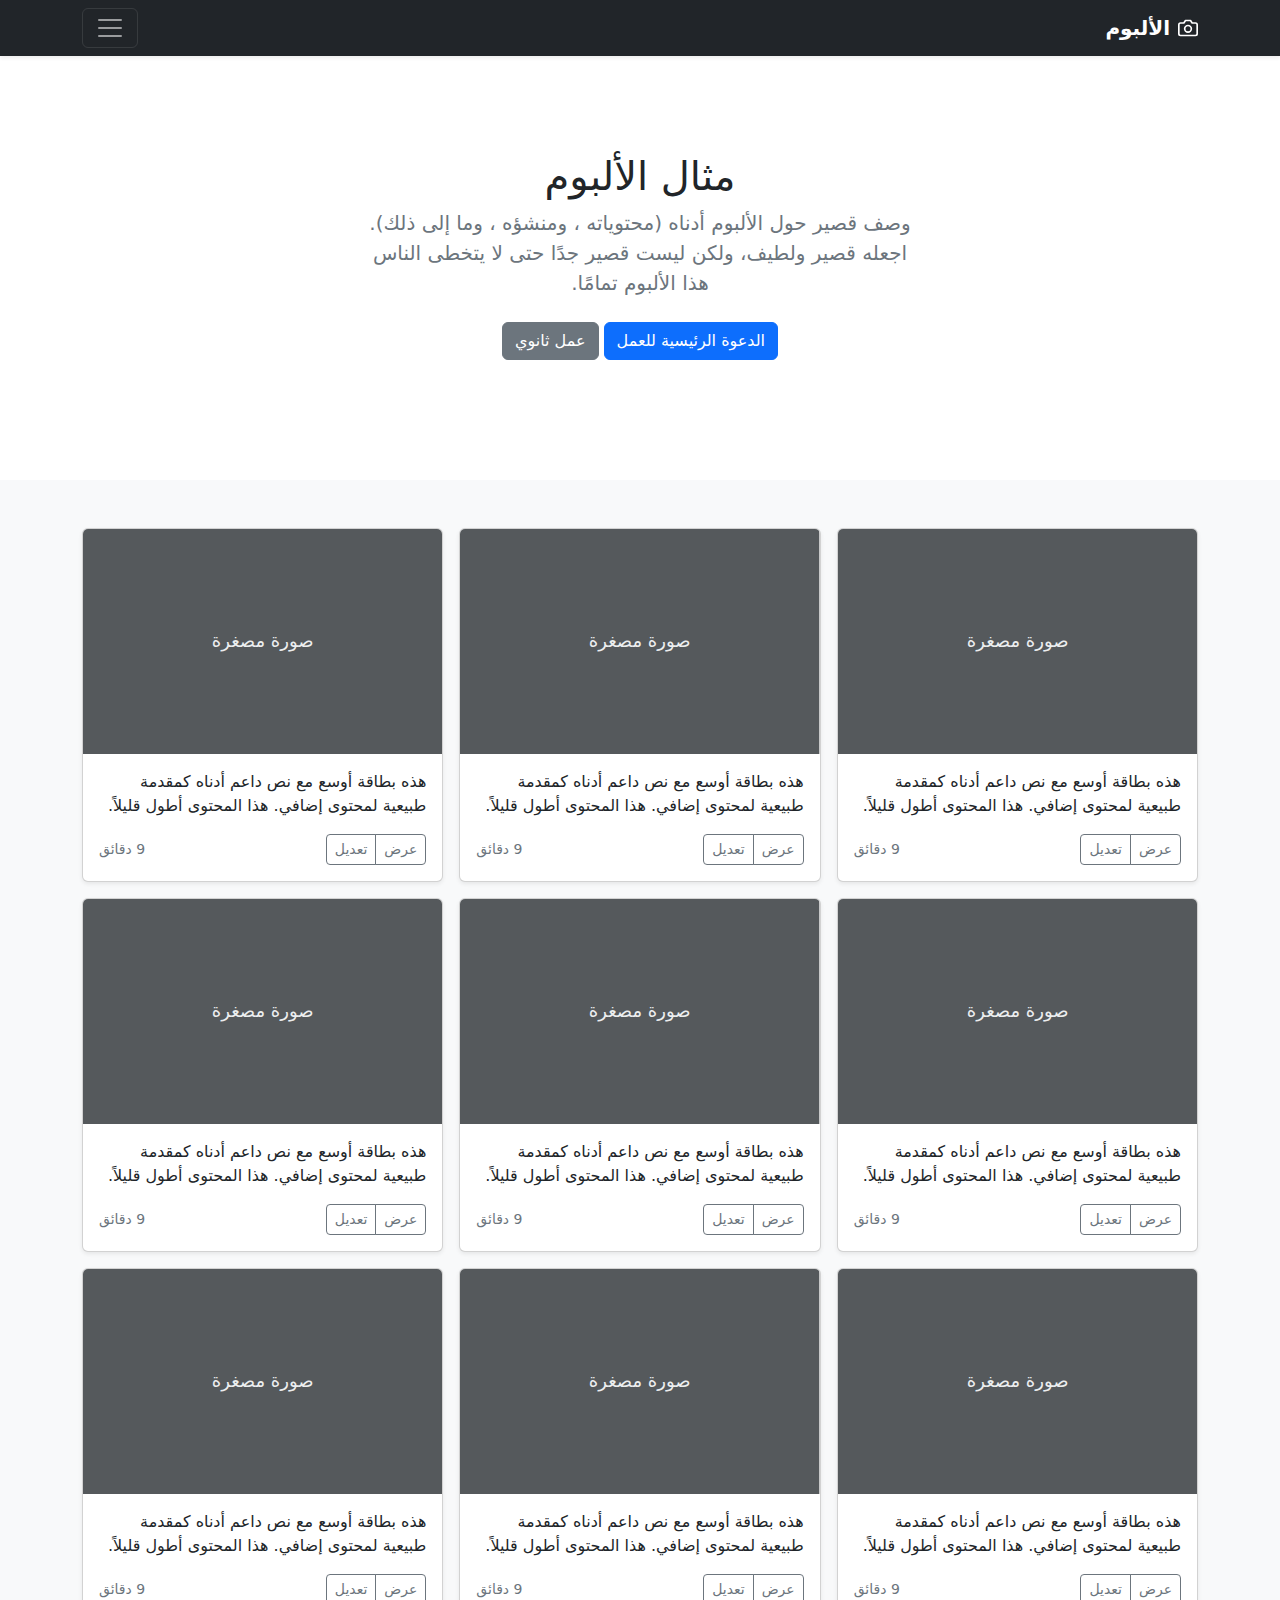
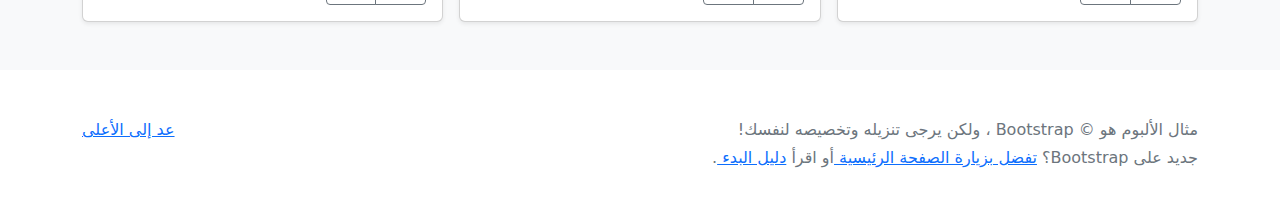
<file: bootstrap-5.2.1-examples/album-rtl/index.html>
<!doctype html>
<html lang="ar" dir="rtl">
  <head>
    <meta charset="utf-8">
    <meta name="viewport" content="width=device-width, initial-scale=1">
    <meta name="description" content="">
    <meta name="author" content="Mark Otto, Jacob Thornton, and Bootstrap contributors">
    <meta name="generator" content="Hugo 0.101.0">
    <title>مثال الألبوم · Bootstrap v5.2</title>

    <link rel="canonical" href="https://getbootstrap.com/docs/5.2/examples/album-rtl/">

    

    

<link href="../assets/dist/css/bootstrap.rtl.min.css" rel="stylesheet">

    <style>
      .bd-placeholder-img {
        font-size: 1.125rem;
        text-anchor: middle;
        -webkit-user-select: none;
        -moz-user-select: none;
        user-select: none;
      }

      @media (min-width: 768px) {
        .bd-placeholder-img-lg {
          font-size: 3.5rem;
        }
      }

      .b-example-divider {
        height: 3rem;
        background-color: rgba(0, 0, 0, .1);
        border: solid rgba(0, 0, 0, .15);
        border-width: 1px 0;
        box-shadow: inset 0 .5em 1.5em rgba(0, 0, 0, .1), inset 0 .125em .5em rgba(0, 0, 0, .15);
      }

      .b-example-vr {
        flex-shrink: 0;
        width: 1.5rem;
        height: 100vh;
      }

      .bi {
        vertical-align: -.125em;
        fill: currentColor;
      }

      .nav-scroller {
        position: relative;
        z-index: 2;
        height: 2.75rem;
        overflow-y: hidden;
      }

      .nav-scroller .nav {
        display: flex;
        flex-wrap: nowrap;
        padding-bottom: 1rem;
        margin-top: -1px;
        overflow-x: auto;
        text-align: center;
        white-space: nowrap;
        -webkit-overflow-scrolling: touch;
      }
    </style>

    
  </head>
  <body>
    
<header>
  <div class="collapse bg-dark" id="navbarHeader">
    <div class="container">
      <div class="row">
        <div class="col-sm-8 col-md-7 py-4">
          <h4 class="text-white">حول</h4>
          <p class="text-muted">أضف بعض المعلومات حول الألبوم، المؤلف، أو أي سياق خلفية آخر. اجعلها بضع جمل حتى يتمكن الزوار من التقاط بعض التلميحات المفيدة. ثم اربطها ببعض مواقع التواصل الاجتماعي أو معلومات الاتصال.</p>
        </div>
        <div class="col-sm-4 offset-md-1 py-4">
          <h4 class="text-white">تواصل معي</h4>
          <ul class="list-unstyled">
            <li><a href="#" class="text-white">تابعني على تويتر</a></li>
            <li><a href="#" class="text-white">شاركني الإعجاب في فيسبوك</a></li>
            <li><a href="#" class="text-white">راسلني على البريد الإلكتروني</a></li>
          </ul>
        </div>
      </div>
    </div>
  </div>
  <div class="navbar navbar-dark bg-dark shadow-sm">
    <div class="container">
      <a href="#" class="navbar-brand d-flex align-items-center">
        <svg xmlns="http://www.w3.org/2000/svg" width="20" height="20" fill="none" stroke="currentColor" stroke-linecap="round" stroke-linejoin="round" stroke-width="2" aria-hidden="true" class="me-2" viewBox="0 0 24 24"><path d="M23 19a2 2 0 0 1-2 2H3a2 2 0 0 1-2-2V8a2 2 0 0 1 2-2h4l2-3h6l2 3h4a2 2 0 0 1 2 2z"/><circle cx="12" cy="13" r="4"/></svg>
        <strong>الألبوم</strong>
      </a>
      <button class="navbar-toggler" type="button" data-bs-toggle="collapse" data-bs-target="#navbarHeader" aria-controls="navbarHeader" aria-expanded="false" aria-label="تبديل التنقل">
        <span class="navbar-toggler-icon"></span>
      </button>
    </div>
  </div>
</header>

<main>

  <section class="py-5 text-center container">
    <div class="row py-lg-5">
      <div class="col-lg-6 col-md-8 mx-auto">
        <h1 class="fw-light">مثال الألبوم</h1>
        <p class="lead text-muted">وصف قصير حول الألبوم أدناه (محتوياته ، ومنشؤه ، وما إلى ذلك). اجعله قصير ولطيف، ولكن ليست قصير جدًا حتى لا يتخطى الناس هذا الألبوم تمامًا.</p>
        <p>
          <a href="#" class="btn btn-primary my-2">الدعوة الرئيسية للعمل</a>
          <a href="#" class="btn btn-secondary my-2">عمل ثانوي</a>
        </p>
      </div>
    </div>
  </section>

  <div class="album py-5 bg-light">
    <div class="container">

      <div class="row row-cols-1 row-cols-sm-2 row-cols-md-3 g-3">
        <div class="col">
          <div class="card shadow-sm">
            <svg class="bd-placeholder-img card-img-top" width="100%" height="225" xmlns="http://www.w3.org/2000/svg" role="img" aria-label="Placeholder: صورة مصغرة" preserveAspectRatio="xMidYMid slice" focusable="false"><title>Placeholder</title><rect width="100%" height="100%" fill="#55595c"/><text x="50%" y="50%" fill="#eceeef" dy=".3em">صورة مصغرة</text></svg>

            <div class="card-body">
              <p class="card-text">هذه بطاقة أوسع مع نص داعم أدناه كمقدمة طبيعية لمحتوى إضافي. هذا المحتوى أطول قليلاً.</p>
              <div class="d-flex justify-content-between align-items-center">
                <div class="btn-group">
                  <button type="button" class="btn btn-sm btn-outline-secondary">عرض</button>
                  <button type="button" class="btn btn-sm btn-outline-secondary">تعديل</button>
                </div>
                <small class="text-muted">9 دقائق</small>
              </div>
            </div>
          </div>
        </div>
        <div class="col">
          <div class="card shadow-sm">
            <svg class="bd-placeholder-img card-img-top" width="100%" height="225" xmlns="http://www.w3.org/2000/svg" role="img" aria-label="Placeholder: صورة مصغرة" preserveAspectRatio="xMidYMid slice" focusable="false"><title>Placeholder</title><rect width="100%" height="100%" fill="#55595c"/><text x="50%" y="50%" fill="#eceeef" dy=".3em">صورة مصغرة</text></svg>

            <div class="card-body">
              <p class="card-text">هذه بطاقة أوسع مع نص داعم أدناه كمقدمة طبيعية لمحتوى إضافي. هذا المحتوى أطول قليلاً.</p>
              <div class="d-flex justify-content-between align-items-center">
                <div class="btn-group">
                  <button type="button" class="btn btn-sm btn-outline-secondary">عرض</button>
                  <button type="button" class="btn btn-sm btn-outline-secondary">تعديل</button>
                </div>
                <small class="text-muted">9 دقائق</small>
              </div>
            </div>
          </div>
        </div>
        <div class="col">
          <div class="card shadow-sm">
            <svg class="bd-placeholder-img card-img-top" width="100%" height="225" xmlns="http://www.w3.org/2000/svg" role="img" aria-label="Placeholder: صورة مصغرة" preserveAspectRatio="xMidYMid slice" focusable="false"><title>Placeholder</title><rect width="100%" height="100%" fill="#55595c"/><text x="50%" y="50%" fill="#eceeef" dy=".3em">صورة مصغرة</text></svg>

            <div class="card-body">
              <p class="card-text">هذه بطاقة أوسع مع نص داعم أدناه كمقدمة طبيعية لمحتوى إضافي. هذا المحتوى أطول قليلاً.</p>
              <div class="d-flex justify-content-between align-items-center">
                <div class="btn-group">
                  <button type="button" class="btn btn-sm btn-outline-secondary">عرض</button>
                  <button type="button" class="btn btn-sm btn-outline-secondary">تعديل</button>
                </div>
                <small class="text-muted">9 دقائق</small>
              </div>
            </div>
          </div>
        </div>

        <div class="col">
          <div class="card shadow-sm">
            <svg class="bd-placeholder-img card-img-top" width="100%" height="225" xmlns="http://www.w3.org/2000/svg" role="img" aria-label="Placeholder: صورة مصغرة" preserveAspectRatio="xMidYMid slice" focusable="false"><title>Placeholder</title><rect width="100%" height="100%" fill="#55595c"/><text x="50%" y="50%" fill="#eceeef" dy=".3em">صورة مصغرة</text></svg>

            <div class="card-body">
              <p class="card-text">هذه بطاقة أوسع مع نص داعم أدناه كمقدمة طبيعية لمحتوى إضافي. هذا المحتوى أطول قليلاً.</p>
              <div class="d-flex justify-content-between align-items-center">
                <div class="btn-group">
                  <button type="button" class="btn btn-sm btn-outline-secondary">عرض</button>
                  <button type="button" class="btn btn-sm btn-outline-secondary">تعديل</button>
                </div>
                <small class="text-muted">9 دقائق</small>
              </div>
            </div>
          </div>
        </div>
        <div class="col">
          <div class="card shadow-sm">
            <svg class="bd-placeholder-img card-img-top" width="100%" height="225" xmlns="http://www.w3.org/2000/svg" role="img" aria-label="Placeholder: صورة مصغرة" preserveAspectRatio="xMidYMid slice" focusable="false"><title>Placeholder</title><rect width="100%" height="100%" fill="#55595c"/><text x="50%" y="50%" fill="#eceeef" dy=".3em">صورة مصغرة</text></svg>

            <div class="card-body">
              <p class="card-text">هذه بطاقة أوسع مع نص داعم أدناه كمقدمة طبيعية لمحتوى إضافي. هذا المحتوى أطول قليلاً.</p>
              <div class="d-flex justify-content-between align-items-center">
                <div class="btn-group">
                  <button type="button" class="btn btn-sm btn-outline-secondary">عرض</button>
                  <button type="button" class="btn btn-sm btn-outline-secondary">تعديل</button>
                </div>
                <small class="text-muted">9 دقائق</small>
              </div>
            </div>
          </div>
        </div>
        <div class="col">
          <div class="card shadow-sm">
            <svg class="bd-placeholder-img card-img-top" width="100%" height="225" xmlns="http://www.w3.org/2000/svg" role="img" aria-label="Placeholder: صورة مصغرة" preserveAspectRatio="xMidYMid slice" focusable="false"><title>Placeholder</title><rect width="100%" height="100%" fill="#55595c"/><text x="50%" y="50%" fill="#eceeef" dy=".3em">صورة مصغرة</text></svg>

            <div class="card-body">
              <p class="card-text">هذه بطاقة أوسع مع نص داعم أدناه كمقدمة طبيعية لمحتوى إضافي. هذا المحتوى أطول قليلاً.</p>
              <div class="d-flex justify-content-between align-items-center">
                <div class="btn-group">
                  <button type="button" class="btn btn-sm btn-outline-secondary">عرض</button>
                  <button type="button" class="btn btn-sm btn-outline-secondary">تعديل</button>
                </div>
                <small class="text-muted">9 دقائق</small>
              </div>
            </div>
          </div>
        </div>

        <div class="col">
          <div class="card shadow-sm">
            <svg class="bd-placeholder-img card-img-top" width="100%" height="225" xmlns="http://www.w3.org/2000/svg" role="img" aria-label="Placeholder: صورة مصغرة" preserveAspectRatio="xMidYMid slice" focusable="false"><title>Placeholder</title><rect width="100%" height="100%" fill="#55595c"/><text x="50%" y="50%" fill="#eceeef" dy=".3em">صورة مصغرة</text></svg>

            <div class="card-body">
              <p class="card-text">هذه بطاقة أوسع مع نص داعم أدناه كمقدمة طبيعية لمحتوى إضافي. هذا المحتوى أطول قليلاً.</p>
              <div class="d-flex justify-content-between align-items-center">
                <div class="btn-group">
                  <button type="button" class="btn btn-sm btn-outline-secondary">عرض</button>
                  <button type="button" class="btn btn-sm btn-outline-secondary">تعديل</button>
                </div>
                <small class="text-muted">9 دقائق</small>
              </div>
            </div>
          </div>
        </div>
        <div class="col">
          <div class="card shadow-sm">
            <svg class="bd-placeholder-img card-img-top" width="100%" height="225" xmlns="http://www.w3.org/2000/svg" role="img" aria-label="Placeholder: صورة مصغرة" preserveAspectRatio="xMidYMid slice" focusable="false"><title>Placeholder</title><rect width="100%" height="100%" fill="#55595c"/><text x="50%" y="50%" fill="#eceeef" dy=".3em">صورة مصغرة</text></svg>

            <div class="card-body">
              <p class="card-text">هذه بطاقة أوسع مع نص داعم أدناه كمقدمة طبيعية لمحتوى إضافي. هذا المحتوى أطول قليلاً.</p>
              <div class="d-flex justify-content-between align-items-center">
                <div class="btn-group">
                  <button type="button" class="btn btn-sm btn-outline-secondary">عرض</button>
                  <button type="button" class="btn btn-sm btn-outline-secondary">تعديل</button>
                </div>
                <small class="text-muted">9 دقائق</small>
              </div>
            </div>
          </div>
        </div>
        <div class="col">
          <div class="card shadow-sm">
            <svg class="bd-placeholder-img card-img-top" width="100%" height="225" xmlns="http://www.w3.org/2000/svg" role="img" aria-label="Placeholder: صورة مصغرة" preserveAspectRatio="xMidYMid slice" focusable="false"><title>Placeholder</title><rect width="100%" height="100%" fill="#55595c"/><text x="50%" y="50%" fill="#eceeef" dy=".3em">صورة مصغرة</text></svg>

            <div class="card-body">
              <p class="card-text">هذه بطاقة أوسع مع نص داعم أدناه كمقدمة طبيعية لمحتوى إضافي. هذا المحتوى أطول قليلاً.</p>
              <div class="d-flex justify-content-between align-items-center">
                <div class="btn-group">
                  <button type="button" class="btn btn-sm btn-outline-secondary">عرض</button>
                  <button type="button" class="btn btn-sm btn-outline-secondary">تعديل</button>
                </div>
                <small class="text-muted">9 دقائق</small>
              </div>
            </div>
          </div>
        </div>
      </div>
    </div>
  </div>

</main>

<footer class="text-muted py-5">
  <div class="container">
    <p class="float-end mb-1">
      <a href="#">عد إلى الأعلى</a>
    </p>
    <p class="mb-1">مثال الألبوم هو © Bootstrap ، ولكن يرجى تنزيله وتخصيصه لنفسك!</p>
    <p class="mb-0">جديد على Bootstrap؟ <a href="/"> تفضل بزيارة الصفحة الرئيسية </a> أو اقرأ <a href="../getting-started/introduction/ "> دليل البدء </a>.</p>
  </div>
</footer>


    <script src="../assets/dist/js/bootstrap.bundle.min.js"></script>

      
  </body>
</html>
</file>
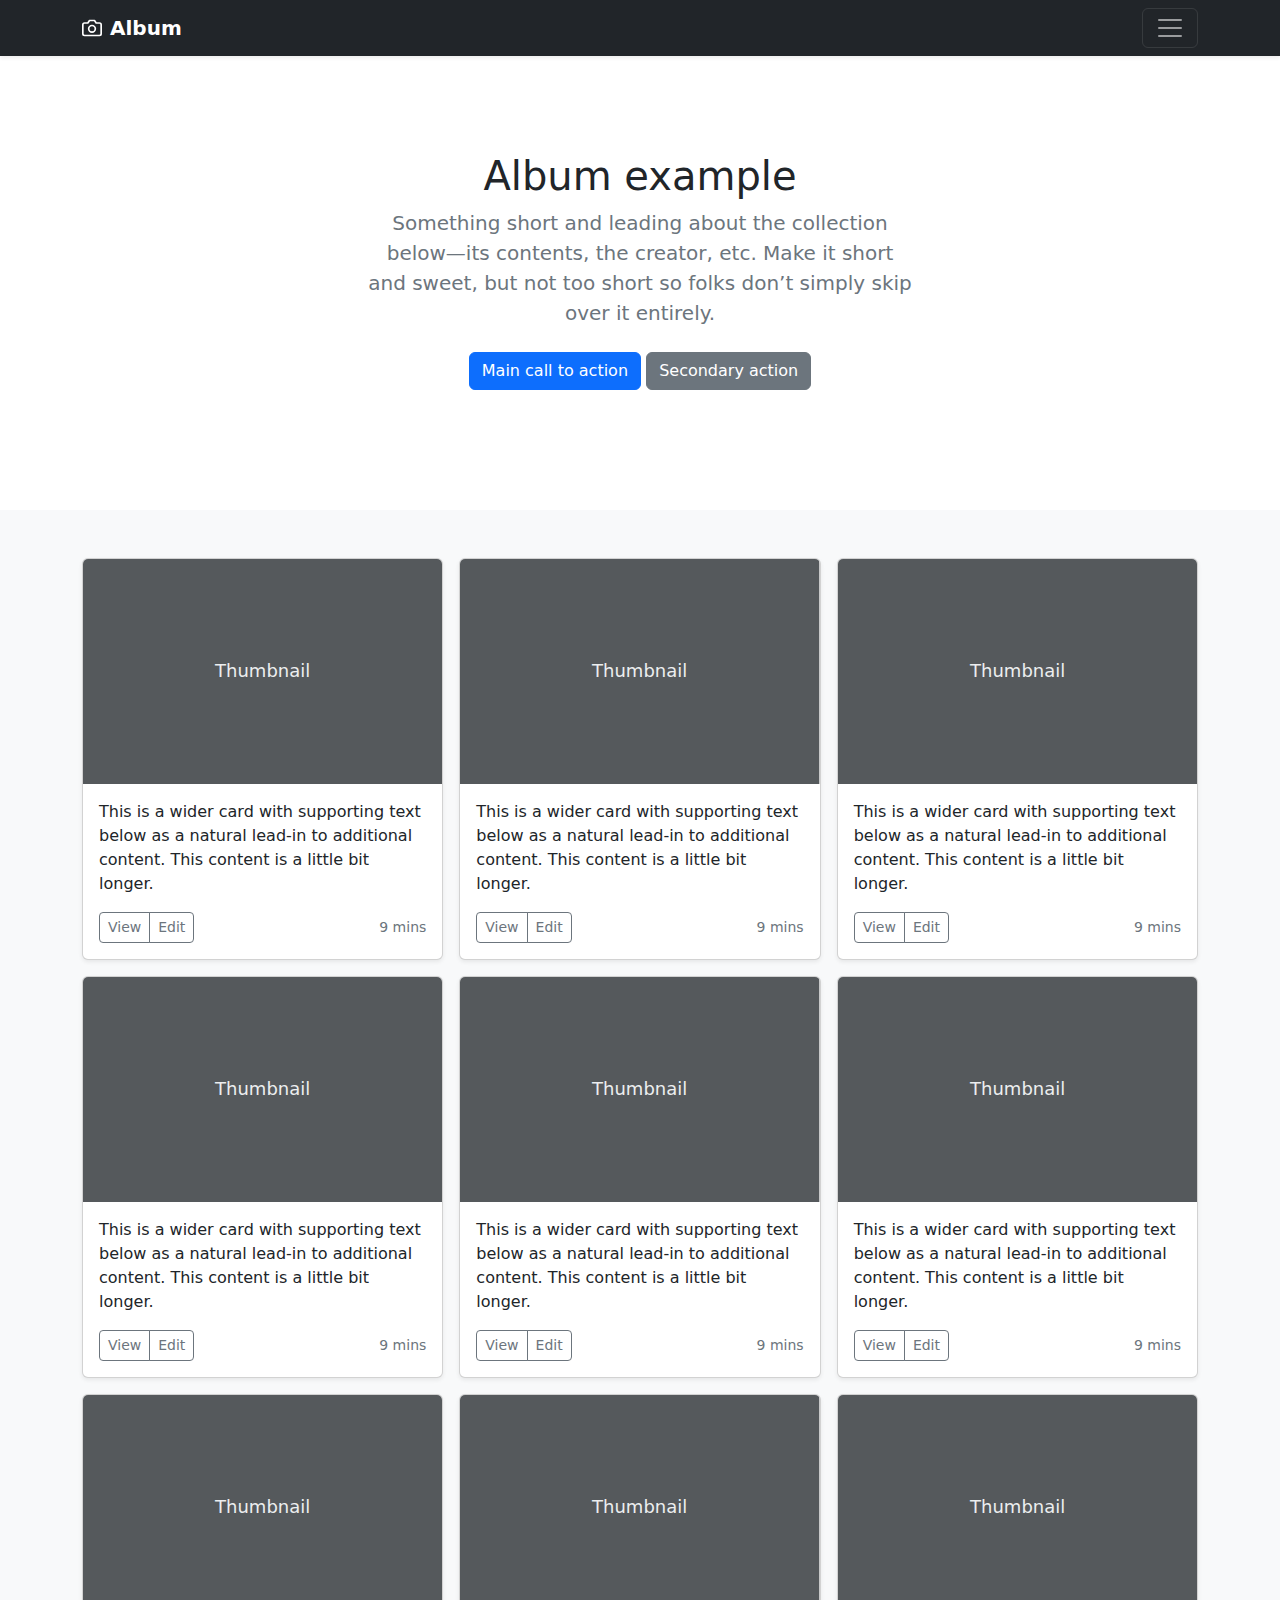
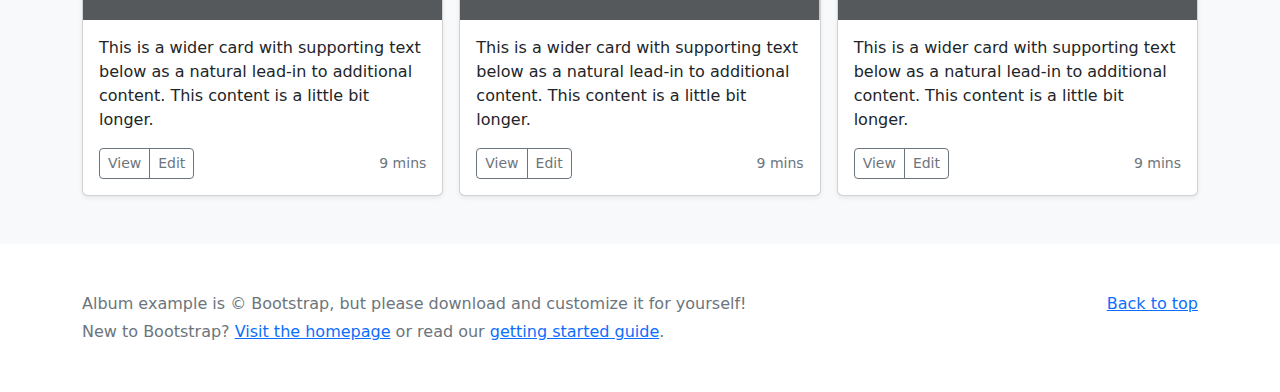
<file: bootstrap-5.2.1-examples/album/index.html>
<!doctype html>
<html lang="en">
  <head>
    <meta charset="utf-8">
    <meta name="viewport" content="width=device-width, initial-scale=1">
    <meta name="description" content="">
    <meta name="author" content="Mark Otto, Jacob Thornton, and Bootstrap contributors">
    <meta name="generator" content="Hugo 0.101.0">
    <title>Album example · Bootstrap v5.2</title>

    <link rel="canonical" href="https://getbootstrap.com/docs/5.2/examples/album/">

    

    

<link href="../assets/dist/css/bootstrap.min.css" rel="stylesheet">

    <style>
      .bd-placeholder-img {
        font-size: 1.125rem;
        text-anchor: middle;
        -webkit-user-select: none;
        -moz-user-select: none;
        user-select: none;
      }

      @media (min-width: 768px) {
        .bd-placeholder-img-lg {
          font-size: 3.5rem;
        }
      }

      .b-example-divider {
        height: 3rem;
        background-color: rgba(0, 0, 0, .1);
        border: solid rgba(0, 0, 0, .15);
        border-width: 1px 0;
        box-shadow: inset 0 .5em 1.5em rgba(0, 0, 0, .1), inset 0 .125em .5em rgba(0, 0, 0, .15);
      }

      .b-example-vr {
        flex-shrink: 0;
        width: 1.5rem;
        height: 100vh;
      }

      .bi {
        vertical-align: -.125em;
        fill: currentColor;
      }

      .nav-scroller {
        position: relative;
        z-index: 2;
        height: 2.75rem;
        overflow-y: hidden;
      }

      .nav-scroller .nav {
        display: flex;
        flex-wrap: nowrap;
        padding-bottom: 1rem;
        margin-top: -1px;
        overflow-x: auto;
        text-align: center;
        white-space: nowrap;
        -webkit-overflow-scrolling: touch;
      }
    </style>

    
  </head>
  <body>
    
<header>
  <div class="collapse bg-dark" id="navbarHeader">
    <div class="container">
      <div class="row">
        <div class="col-sm-8 col-md-7 py-4">
          <h4 class="text-white">About</h4>
          <p class="text-muted">Add some information about the album below, the author, or any other background context. Make it a few sentences long so folks can pick up some informative tidbits. Then, link them off to some social networking sites or contact information.</p>
        </div>
        <div class="col-sm-4 offset-md-1 py-4">
          <h4 class="text-white">Contact</h4>
          <ul class="list-unstyled">
            <li><a href="#" class="text-white">Follow on Twitter</a></li>
            <li><a href="#" class="text-white">Like on Facebook</a></li>
            <li><a href="#" class="text-white">Email me</a></li>
          </ul>
        </div>
      </div>
    </div>
  </div>
  <div class="navbar navbar-dark bg-dark shadow-sm">
    <div class="container">
      <a href="#" class="navbar-brand d-flex align-items-center">
        <svg xmlns="http://www.w3.org/2000/svg" width="20" height="20" fill="none" stroke="currentColor" stroke-linecap="round" stroke-linejoin="round" stroke-width="2" aria-hidden="true" class="me-2" viewBox="0 0 24 24"><path d="M23 19a2 2 0 0 1-2 2H3a2 2 0 0 1-2-2V8a2 2 0 0 1 2-2h4l2-3h6l2 3h4a2 2 0 0 1 2 2z"/><circle cx="12" cy="13" r="4"/></svg>
        <strong>Album</strong>
      </a>
      <button class="navbar-toggler" type="button" data-bs-toggle="collapse" data-bs-target="#navbarHeader" aria-controls="navbarHeader" aria-expanded="false" aria-label="Toggle navigation">
        <span class="navbar-toggler-icon"></span>
      </button>
    </div>
  </div>
</header>

<main>

  <section class="py-5 text-center container">
    <div class="row py-lg-5">
      <div class="col-lg-6 col-md-8 mx-auto">
        <h1 class="fw-light">Album example</h1>
        <p class="lead text-muted">Something short and leading about the collection below—its contents, the creator, etc. Make it short and sweet, but not too short so folks don’t simply skip over it entirely.</p>
        <p>
          <a href="#" class="btn btn-primary my-2">Main call to action</a>
          <a href="#" class="btn btn-secondary my-2">Secondary action</a>
        </p>
      </div>
    </div>
  </section>

  <div class="album py-5 bg-light">
    <div class="container">

      <div class="row row-cols-1 row-cols-sm-2 row-cols-md-3 g-3">
        <div class="col">
          <div class="card shadow-sm">
            <svg class="bd-placeholder-img card-img-top" width="100%" height="225" xmlns="http://www.w3.org/2000/svg" role="img" aria-label="Placeholder: Thumbnail" preserveAspectRatio="xMidYMid slice" focusable="false"><title>Placeholder</title><rect width="100%" height="100%" fill="#55595c"/><text x="50%" y="50%" fill="#eceeef" dy=".3em">Thumbnail</text></svg>

            <div class="card-body">
              <p class="card-text">This is a wider card with supporting text below as a natural lead-in to additional content. This content is a little bit longer.</p>
              <div class="d-flex justify-content-between align-items-center">
                <div class="btn-group">
                  <button type="button" class="btn btn-sm btn-outline-secondary">View</button>
                  <button type="button" class="btn btn-sm btn-outline-secondary">Edit</button>
                </div>
                <small class="text-muted">9 mins</small>
              </div>
            </div>
          </div>
        </div>
        <div class="col">
          <div class="card shadow-sm">
            <svg class="bd-placeholder-img card-img-top" width="100%" height="225" xmlns="http://www.w3.org/2000/svg" role="img" aria-label="Placeholder: Thumbnail" preserveAspectRatio="xMidYMid slice" focusable="false"><title>Placeholder</title><rect width="100%" height="100%" fill="#55595c"/><text x="50%" y="50%" fill="#eceeef" dy=".3em">Thumbnail</text></svg>

            <div class="card-body">
              <p class="card-text">This is a wider card with supporting text below as a natural lead-in to additional content. This content is a little bit longer.</p>
              <div class="d-flex justify-content-between align-items-center">
                <div class="btn-group">
                  <button type="button" class="btn btn-sm btn-outline-secondary">View</button>
                  <button type="button" class="btn btn-sm btn-outline-secondary">Edit</button>
                </div>
                <small class="text-muted">9 mins</small>
              </div>
            </div>
          </div>
        </div>
        <div class="col">
          <div class="card shadow-sm">
            <svg class="bd-placeholder-img card-img-top" width="100%" height="225" xmlns="http://www.w3.org/2000/svg" role="img" aria-label="Placeholder: Thumbnail" preserveAspectRatio="xMidYMid slice" focusable="false"><title>Placeholder</title><rect width="100%" height="100%" fill="#55595c"/><text x="50%" y="50%" fill="#eceeef" dy=".3em">Thumbnail</text></svg>

            <div class="card-body">
              <p class="card-text">This is a wider card with supporting text below as a natural lead-in to additional content. This content is a little bit longer.</p>
              <div class="d-flex justify-content-between align-items-center">
                <div class="btn-group">
                  <button type="button" class="btn btn-sm btn-outline-secondary">View</button>
                  <button type="button" class="btn btn-sm btn-outline-secondary">Edit</button>
                </div>
                <small class="text-muted">9 mins</small>
              </div>
            </div>
          </div>
        </div>

        <div class="col">
          <div class="card shadow-sm">
            <svg class="bd-placeholder-img card-img-top" width="100%" height="225" xmlns="http://www.w3.org/2000/svg" role="img" aria-label="Placeholder: Thumbnail" preserveAspectRatio="xMidYMid slice" focusable="false"><title>Placeholder</title><rect width="100%" height="100%" fill="#55595c"/><text x="50%" y="50%" fill="#eceeef" dy=".3em">Thumbnail</text></svg>

            <div class="card-body">
              <p class="card-text">This is a wider card with supporting text below as a natural lead-in to additional content. This content is a little bit longer.</p>
              <div class="d-flex justify-content-between align-items-center">
                <div class="btn-group">
                  <button type="button" class="btn btn-sm btn-outline-secondary">View</button>
                  <button type="button" class="btn btn-sm btn-outline-secondary">Edit</button>
                </div>
                <small class="text-muted">9 mins</small>
              </div>
            </div>
          </div>
        </div>
        <div class="col">
          <div class="card shadow-sm">
            <svg class="bd-placeholder-img card-img-top" width="100%" height="225" xmlns="http://www.w3.org/2000/svg" role="img" aria-label="Placeholder: Thumbnail" preserveAspectRatio="xMidYMid slice" focusable="false"><title>Placeholder</title><rect width="100%" height="100%" fill="#55595c"/><text x="50%" y="50%" fill="#eceeef" dy=".3em">Thumbnail</text></svg>

            <div class="card-body">
              <p class="card-text">This is a wider card with supporting text below as a natural lead-in to additional content. This content is a little bit longer.</p>
              <div class="d-flex justify-content-between align-items-center">
                <div class="btn-group">
                  <button type="button" class="btn btn-sm btn-outline-secondary">View</button>
                  <button type="button" class="btn btn-sm btn-outline-secondary">Edit</button>
                </div>
                <small class="text-muted">9 mins</small>
              </div>
            </div>
          </div>
        </div>
        <div class="col">
          <div class="card shadow-sm">
            <svg class="bd-placeholder-img card-img-top" width="100%" height="225" xmlns="http://www.w3.org/2000/svg" role="img" aria-label="Placeholder: Thumbnail" preserveAspectRatio="xMidYMid slice" focusable="false"><title>Placeholder</title><rect width="100%" height="100%" fill="#55595c"/><text x="50%" y="50%" fill="#eceeef" dy=".3em">Thumbnail</text></svg>

            <div class="card-body">
              <p class="card-text">This is a wider card with supporting text below as a natural lead-in to additional content. This content is a little bit longer.</p>
              <div class="d-flex justify-content-between align-items-center">
                <div class="btn-group">
                  <button type="button" class="btn btn-sm btn-outline-secondary">View</button>
                  <button type="button" class="btn btn-sm btn-outline-secondary">Edit</button>
                </div>
                <small class="text-muted">9 mins</small>
              </div>
            </div>
          </div>
        </div>

        <div class="col">
          <div class="card shadow-sm">
            <svg class="bd-placeholder-img card-img-top" width="100%" height="225" xmlns="http://www.w3.org/2000/svg" role="img" aria-label="Placeholder: Thumbnail" preserveAspectRatio="xMidYMid slice" focusable="false"><title>Placeholder</title><rect width="100%" height="100%" fill="#55595c"/><text x="50%" y="50%" fill="#eceeef" dy=".3em">Thumbnail</text></svg>

            <div class="card-body">
              <p class="card-text">This is a wider card with supporting text below as a natural lead-in to additional content. This content is a little bit longer.</p>
              <div class="d-flex justify-content-between align-items-center">
                <div class="btn-group">
                  <button type="button" class="btn btn-sm btn-outline-secondary">View</button>
                  <button type="button" class="btn btn-sm btn-outline-secondary">Edit</button>
                </div>
                <small class="text-muted">9 mins</small>
              </div>
            </div>
          </div>
        </div>
        <div class="col">
          <div class="card shadow-sm">
            <svg class="bd-placeholder-img card-img-top" width="100%" height="225" xmlns="http://www.w3.org/2000/svg" role="img" aria-label="Placeholder: Thumbnail" preserveAspectRatio="xMidYMid slice" focusable="false"><title>Placeholder</title><rect width="100%" height="100%" fill="#55595c"/><text x="50%" y="50%" fill="#eceeef" dy=".3em">Thumbnail</text></svg>

            <div class="card-body">
              <p class="card-text">This is a wider card with supporting text below as a natural lead-in to additional content. This content is a little bit longer.</p>
              <div class="d-flex justify-content-between align-items-center">
                <div class="btn-group">
                  <button type="button" class="btn btn-sm btn-outline-secondary">View</button>
                  <button type="button" class="btn btn-sm btn-outline-secondary">Edit</button>
                </div>
                <small class="text-muted">9 mins</small>
              </div>
            </div>
          </div>
        </div>
        <div class="col">
          <div class="card shadow-sm">
            <svg class="bd-placeholder-img card-img-top" width="100%" height="225" xmlns="http://www.w3.org/2000/svg" role="img" aria-label="Placeholder: Thumbnail" preserveAspectRatio="xMidYMid slice" focusable="false"><title>Placeholder</title><rect width="100%" height="100%" fill="#55595c"/><text x="50%" y="50%" fill="#eceeef" dy=".3em">Thumbnail</text></svg>

            <div class="card-body">
              <p class="card-text">This is a wider card with supporting text below as a natural lead-in to additional content. This content is a little bit longer.</p>
              <div class="d-flex justify-content-between align-items-center">
                <div class="btn-group">
                  <button type="button" class="btn btn-sm btn-outline-secondary">View</button>
                  <button type="button" class="btn btn-sm btn-outline-secondary">Edit</button>
                </div>
                <small class="text-muted">9 mins</small>
              </div>
            </div>
          </div>
        </div>
      </div>
    </div>
  </div>

</main>

<footer class="text-muted py-5">
  <div class="container">
    <p class="float-end mb-1">
      <a href="#">Back to top</a>
    </p>
    <p class="mb-1">Album example is &copy; Bootstrap, but please download and customize it for yourself!</p>
    <p class="mb-0">New to Bootstrap? <a href="/">Visit the homepage</a> or read our <a href="../getting-started/introduction/">getting started guide</a>.</p>
  </div>
</footer>


    <script src="../assets/dist/js/bootstrap.bundle.min.js"></script>

      
  </body>
</html>
</file>
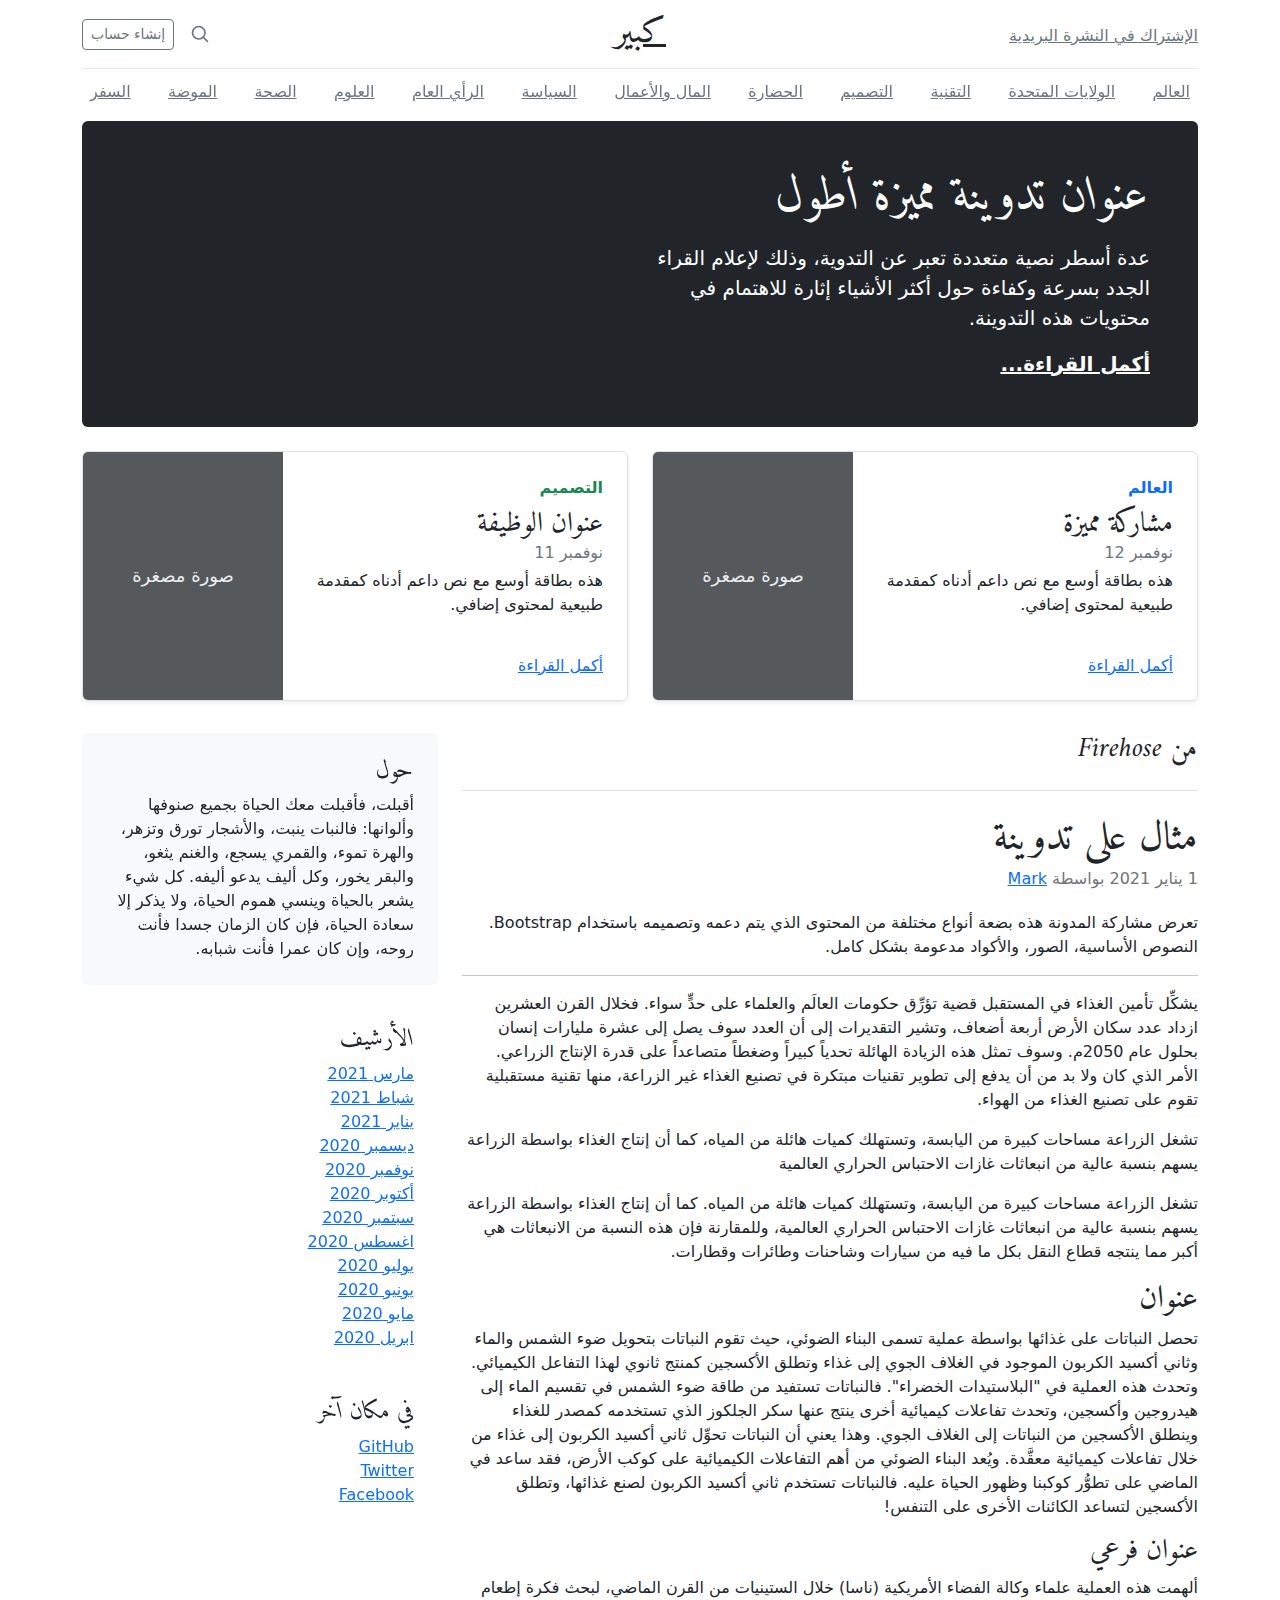
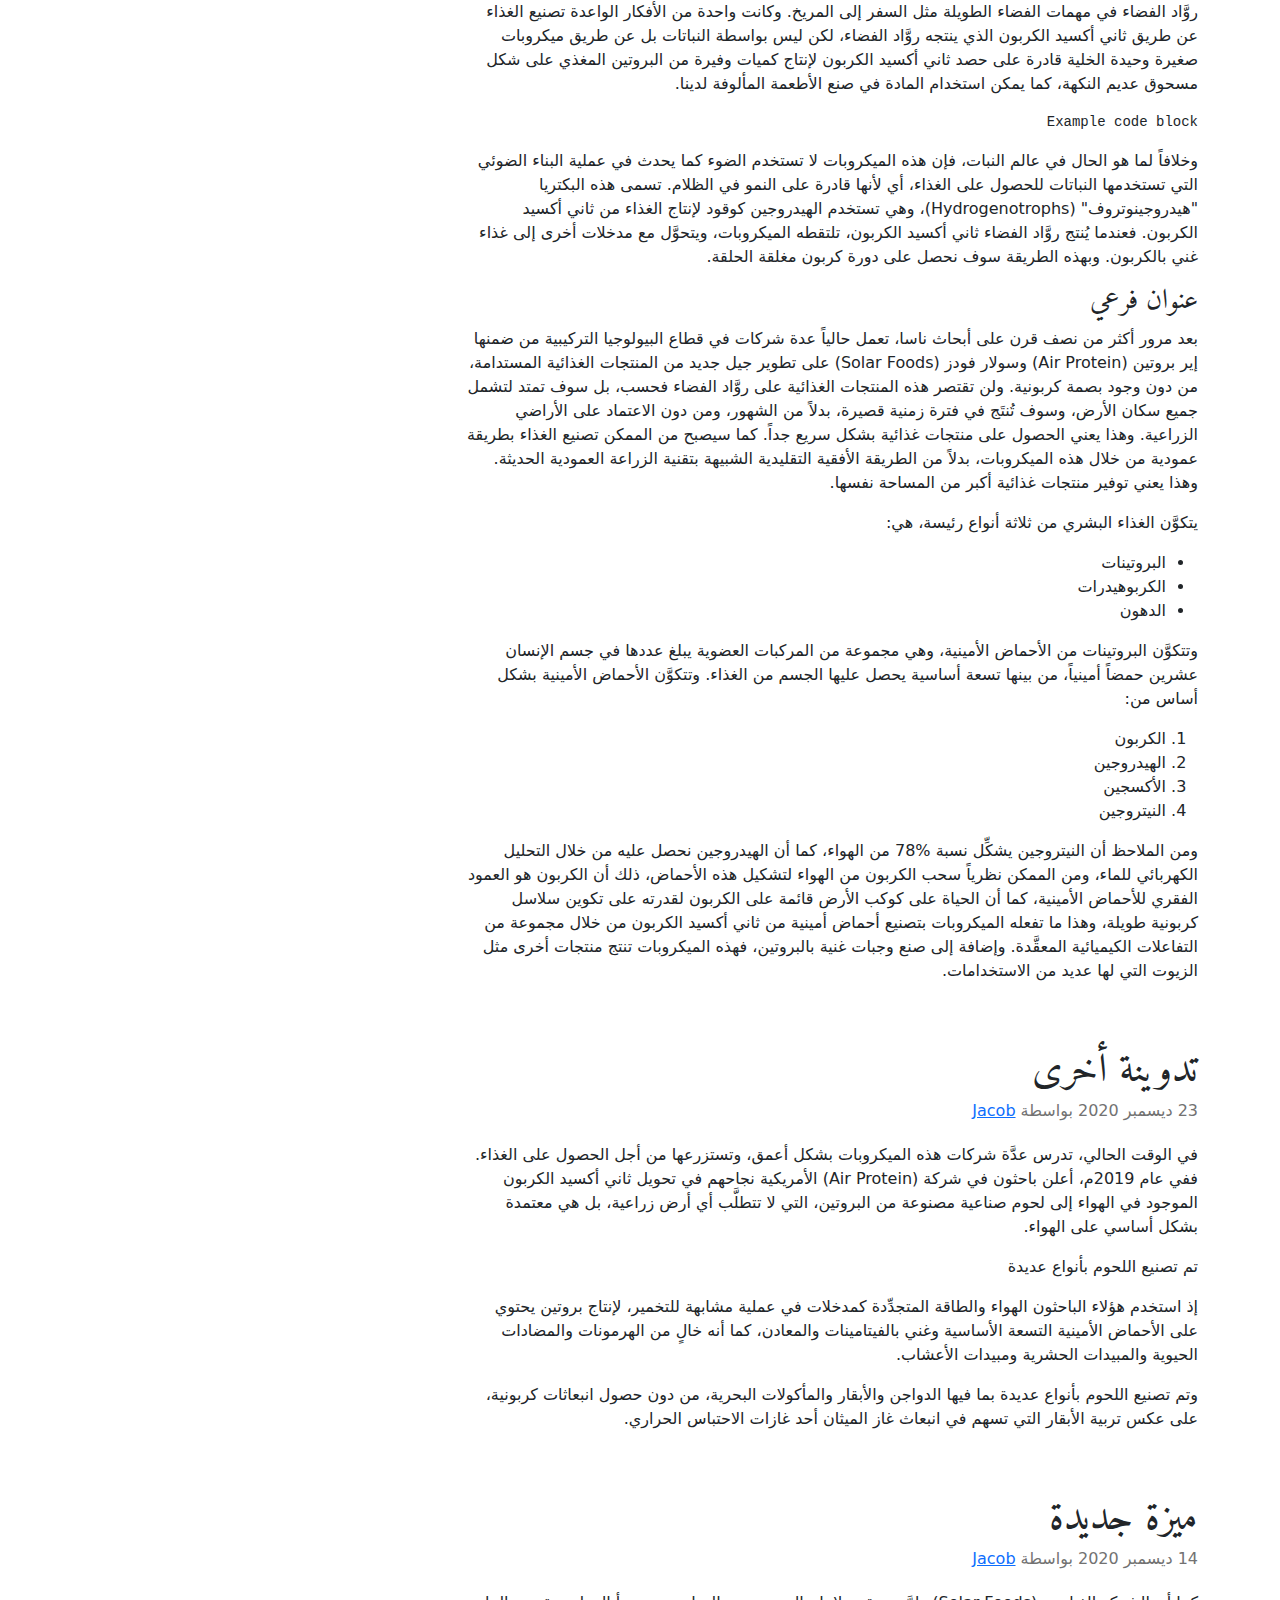
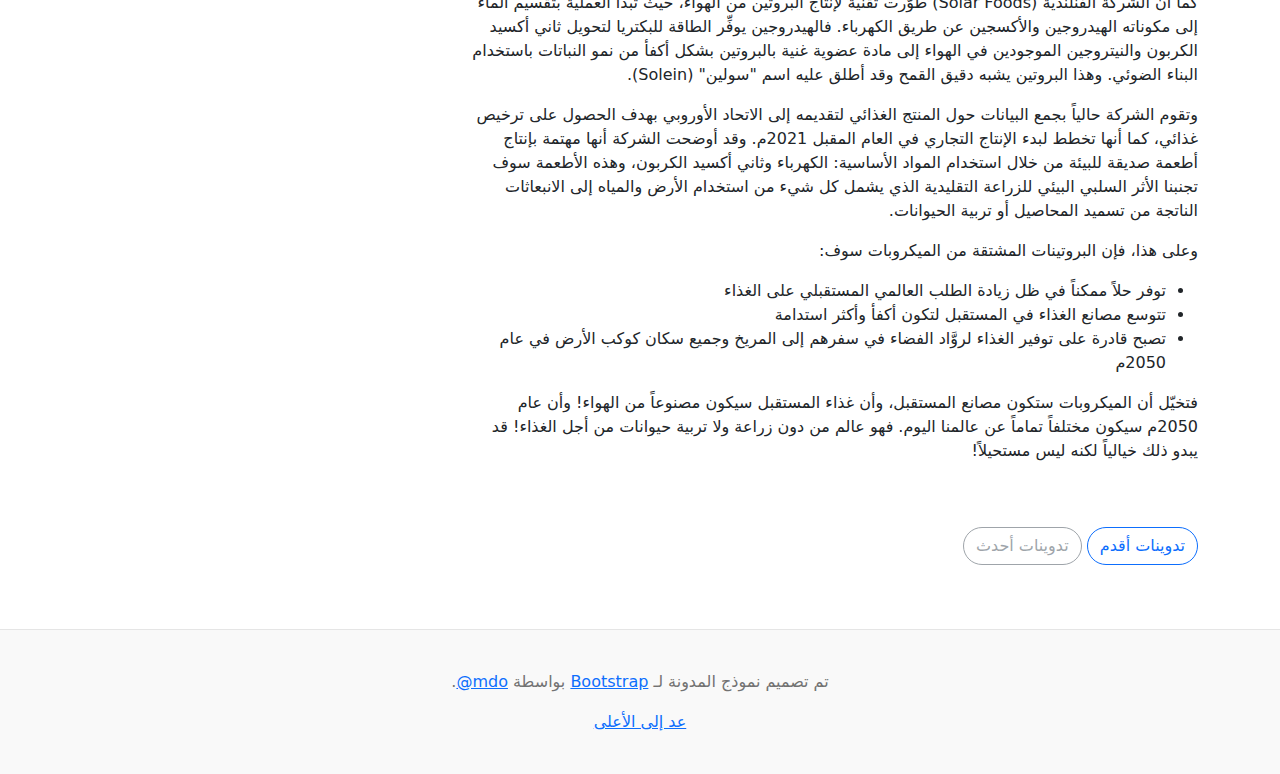
<file: bootstrap-5.2.1-examples/blog-rtl/index.html>
<!doctype html>
<html lang="ar" dir="rtl">
  <head>
    <meta charset="utf-8">
    <meta name="viewport" content="width=device-width, initial-scale=1">
    <meta name="description" content="">
    <meta name="author" content="Mark Otto, Jacob Thornton, and Bootstrap contributors">
    <meta name="generator" content="Hugo 0.101.0">
    <title>قالب المدونة · Bootstrap v5.2</title>

    <link rel="canonical" href="https://getbootstrap.com/docs/5.2/examples/blog-rtl/">

    

    

<link href="../assets/dist/css/bootstrap.rtl.min.css" rel="stylesheet">

    <style>
      .bd-placeholder-img {
        font-size: 1.125rem;
        text-anchor: middle;
        -webkit-user-select: none;
        -moz-user-select: none;
        user-select: none;
      }

      @media (min-width: 768px) {
        .bd-placeholder-img-lg {
          font-size: 3.5rem;
        }
      }

      .b-example-divider {
        height: 3rem;
        background-color: rgba(0, 0, 0, .1);
        border: solid rgba(0, 0, 0, .15);
        border-width: 1px 0;
        box-shadow: inset 0 .5em 1.5em rgba(0, 0, 0, .1), inset 0 .125em .5em rgba(0, 0, 0, .15);
      }

      .b-example-vr {
        flex-shrink: 0;
        width: 1.5rem;
        height: 100vh;
      }

      .bi {
        vertical-align: -.125em;
        fill: currentColor;
      }

      .nav-scroller {
        position: relative;
        z-index: 2;
        height: 2.75rem;
        overflow-y: hidden;
      }

      .nav-scroller .nav {
        display: flex;
        flex-wrap: nowrap;
        padding-bottom: 1rem;
        margin-top: -1px;
        overflow-x: auto;
        text-align: center;
        white-space: nowrap;
        -webkit-overflow-scrolling: touch;
      }
    </style>

    
    <!-- Custom styles for this template -->
    <link href="https://fonts.googleapis.com/css?family=Amiri:wght@400;700&amp;display=swap" rel="stylesheet">
    <!-- Custom styles for this template -->
    <link href="../blog/blog.rtl.css" rel="stylesheet">
  </head>
  <body>
    
<div class="container">
  <header class="blog-header lh-1 py-3">
    <div class="row flex-nowrap justify-content-between align-items-center">
      <div class="col-4 pt-1">
        <a class="link-secondary" href="#">الإشتراك في النشرة البريدية</a>
      </div>
      <div class="col-4 text-center">
        <a class="blog-header-logo text-dark" href="#">كبير</a>
      </div>
      <div class="col-4 d-flex justify-content-end align-items-center">
        <a class="link-secondary" href="#" aria-label="بحث">
          <svg xmlns="http://www.w3.org/2000/svg" width="20" height="20" fill="none" stroke="currentColor" stroke-linecap="round" stroke-linejoin="round" stroke-width="2" class="mx-3" role="img" viewBox="0 0 24 24"><title>بحث</title><circle cx="10.5" cy="10.5" r="7.5"/><path d="M21 21l-5.2-5.2"/></svg>
        </a>
        <a class="btn btn-sm btn-outline-secondary" href="#">إنشاء حساب</a>
      </div>
    </div>
  </header>

  <div class="nav-scroller py-1 mb-2">
    <nav class="nav d-flex justify-content-between">
      <a class="p-2 link-secondary" href="#">العالم</a>
      <a class="p-2 link-secondary" href="#">الولايات المتحدة</a>
      <a class="p-2 link-secondary" href="#">التقنية</a>
      <a class="p-2 link-secondary" href="#">التصميم</a>
      <a class="p-2 link-secondary" href="#">الحضارة</a>
      <a class="p-2 link-secondary" href="#">المال والأعمال</a>
      <a class="p-2 link-secondary" href="#">السياسة</a>
      <a class="p-2 link-secondary" href="#">الرأي العام</a>
      <a class="p-2 link-secondary" href="#">العلوم</a>
      <a class="p-2 link-secondary" href="#">الصحة</a>
      <a class="p-2 link-secondary" href="#">الموضة</a>
      <a class="p-2 link-secondary" href="#">السفر</a>
    </nav>
  </div>
</div>

<main class="container">
  <div class="p-4 p-md-5 mb-4 rounded text-bg-dark">
    <div class="col-md-6 px-0">
      <h1 class="display-4 fst-italic">عنوان تدوينة مميزة أطول</h1>
      <p class="lead my-3">عدة أسطر نصية متعددة تعبر عن التدوية، وذلك لإعلام القراء الجدد بسرعة وكفاءة حول أكثر الأشياء إثارة للاهتمام في محتويات هذه التدوينة.</p>
      <p class="lead mb-0"><a href="#" class="text-white fw-bold">أكمل القراءة...</a></p>
    </div>
  </div>

  <div class="row mb-2">
    <div class="col-md-6">
      <div class="row g-0 border rounded overflow-hidden flex-md-row mb-4 shadow-sm h-md-250 position-relative">
        <div class="col p-4 d-flex flex-column position-static">
          <strong class="d-inline-block mb-2 text-primary">العالم</strong>
          <h3 class="mb-0">مشاركة مميزة</h3>
          <div class="mb-1 text-muted">نوفمبر 12</div>
          <p class="card-text mb-auto">هذه بطاقة أوسع مع نص داعم أدناه كمقدمة طبيعية لمحتوى إضافي.</p>
          <a href="#" class="stretched-link">أكمل القراءة</a>
        </div>
        <div class="col-auto d-none d-lg-block">
          <svg class="bd-placeholder-img" width="200" height="250" xmlns="http://www.w3.org/2000/svg" role="img" aria-label="Placeholder: صورة مصغرة" preserveAspectRatio="xMidYMid slice" focusable="false"><title>Placeholder</title><rect width="100%" height="100%" fill="#55595c"/><text x="50%" y="50%" fill="#eceeef" dy=".3em">صورة مصغرة</text></svg>

        </div>
      </div>
    </div>
    <div class="col-md-6">
      <div class="row g-0 border rounded overflow-hidden flex-md-row mb-4 shadow-sm h-md-250 position-relative">
        <div class="col p-4 d-flex flex-column position-static">
          <strong class="d-inline-block mb-2 text-success">التصميم</strong>
          <h3 class="mb-0">عنوان الوظيفة</h3>
          <div class="mb-1 text-muted">نوفمبر 11</div>
          <p class="mb-auto">هذه بطاقة أوسع مع نص داعم أدناه كمقدمة طبيعية لمحتوى إضافي.</p>
          <a href="#" class="stretched-link">أكمل القراءة</a>
        </div>
        <div class="col-auto d-none d-lg-block">
          <svg class="bd-placeholder-img" width="200" height="250" xmlns="http://www.w3.org/2000/svg" role="img" aria-label="Placeholder: صورة مصغرة" preserveAspectRatio="xMidYMid slice" focusable="false"><title>Placeholder</title><rect width="100%" height="100%" fill="#55595c"/><text x="50%" y="50%" fill="#eceeef" dy=".3em">صورة مصغرة</text></svg>

        </div>
      </div>
    </div>
  </div>

  <div class="row">
    <div class="col-md-8">
      <h3 class="pb-4 mb-4 fst-italic border-bottom">
        من Firehose
      </h3>

      <article class="blog-post">
        <h2 class="blog-post-title mb-1">مثال على تدوينة</h2>
        <p class="blog-post-meta">1 يناير 2021 بواسطة <a href="#"> Mark </a></p>

        <p>تعرض مشاركة المدونة هذه بضعة أنواع مختلفة من المحتوى الذي يتم دعمه وتصميمه باستخدام Bootstrap. النصوص الأساسية، الصور، والأكواد مدعومة بشكل كامل.</p>
        <hr>
        <p>يشكِّل تأمين الغذاء في المستقبل قضية تؤرِّق حكومات العالَم والعلماء على حدٍّ سواء. فخلال القرن العشرين ازداد عدد سكان الأرض أربعة أضعاف، وتشير التقديرات إلى أن العدد سوف يصل إلى عشرة مليارات إنسان بحلول عام 2050م. وسوف تمثل هذه الزيادة الهائلة تحدياً كبيراً وضغطاً متصاعداً على قدرة الإنتاج الزراعي. الأمر الذي كان ولا بد من أن يدفع إلى تطوير تقنيات مبتكرة في تصنيع الغذاء غير الزراعة، منها تقنية مستقبلية تقوم على تصنيع الغذاء من الهواء.</p>
        <blockquote>
          <p>تشغل الزراعة مساحات كبيرة من اليابسة، وتستهلك كميات هائلة من المياه، كما أن إنتاج الغذاء بواسطة الزراعة يسهم بنسبة عالية من انبعاثات غازات الاحتباس الحراري العالمية</p>
        </blockquote>
        <p>تشغل الزراعة مساحات كبيرة من اليابسة، وتستهلك كميات هائلة من المياه. كما أن إنتاج الغذاء بواسطة الزراعة يسهم بنسبة عالية من انبعاثات غازات الاحتباس الحراري العالمية، وللمقارنة فإن هذه النسبة من الانبعاثات هي أكبر مما ينتجه قطاع النقل بكل ما فيه من سيارات وشاحنات وطائرات وقطارات.</p>
        <h2>عنوان</h2>
        <p>تحصل النباتات على غذائها بواسطة عملية تسمى البناء الضوئي، حيث تقوم النباتات بتحويل ضوء الشمس والماء وثاني أكسيد الكربون الموجود في الغلاف الجوي إلى غذاء وتطلق الأكسجين كمنتج ثانوي لهذا التفاعل الكيميائي. وتحدث هذه العملية في "البلاستيدات الخضراء". فالنباتات تستفيد من طاقة ضوء الشمس في تقسيم الماء إلى هيدروجين وأكسجين، وتحدث تفاعلات كيميائية أخرى ينتج عنها سكر الجلكوز الذي تستخدمه كمصدر للغذاء وينطلق الأكسجين من النباتات إلى الغلاف الجوي. وهذا يعني أن النباتات تحوِّل ثاني أكسيد الكربون إلى غذاء من خلال تفاعلات كيميائية معقَّدة. ويُعد البناء الضوئي من أهم التفاعلات الكيميائية على كوكب الأرض، فقد ساعد في الماضي على تطوُّر كوكبنا وظهور الحياة عليه. فالنباتات تستخدم ثاني أكسيد الكربون لصنع غذائها، وتطلق الأكسجين لتساعد الكائنات الأخرى على التنفس!</p>
        <h3>عنوان فرعي</h3>
        <p>ألهمت هذه العملية علماء وكالة الفضاء الأمريكية (ناسا) خلال الستينيات من القرن الماضي، لبحث فكرة إطعام روَّاد الفضاء في مهمات الفضاء الطويلة مثل السفر إلى المريخ. وكانت واحدة من الأفكار الواعدة تصنيع الغذاء عن طريق ثاني أكسيد الكربون الذي ينتجه روَّاد الفضاء، لكن ليس بواسطة النباتات بل عن طريق ميكروبات صغيرة وحيدة الخلية قادرة على حصد ثاني أكسيد الكربون لإنتاج كميات وفيرة من البروتين المغذي على شكل مسحوق عديم النكهة، كما يمكن استخدام المادة في صنع الأطعمة المألوفة لدينا.</p>
        <pre><code>Example code block</code></pre>
        <p>وخلافاً لما هو الحال في عالم النبات، فإن هذه الميكروبات لا تستخدم الضوء كما يحدث في عملية البناء الضوئي التي تستخدمها النباتات للحصول على الغذاء، أي لأنها قادرة على النمو في الظلام. تسمى هذه البكتريا "هيدروجينوتروف" (Hydrogenotrophs)، وهي تستخدم الهيدروجين كوقود لإنتاج الغذاء من ثاني أكسيد الكربون. فعندما يُنتج روَّاد الفضاء ثاني أكسيد الكربون، تلتقطه الميكروبات، ويتحوَّل مع مدخلات أخرى إلى غذاء غني بالكربون. وبهذه الطريقة سوف نحصل على دورة كربون مغلقة الحلقة.</p>
        <h3>عنوان فرعي</h3>
        <p>بعد مرور أكثر من نصف قرن على أبحاث ناسا، تعمل حالياً عدة شركات في قطاع البيولوجيا التركيبية من ضمنها إير بروتين (Air Protein) وسولار فودز (Solar Foods) على تطوير جيل جديد من المنتجات الغذائية المستدامة، من دون وجود بصمة كربونية. ولن تقتصر هذه المنتجات الغذائية على روَّاد الفضاء فحسب، بل سوف تمتد لتشمل جميع سكان الأرض، وسوف تُنتَج في فترة زمنية قصيرة، بدلاً من الشهور، ومن دون الاعتماد على الأراضي الزراعية. وهذا يعني الحصول على منتجات غذائية بشكل سريع جداً. كما سيصبح من الممكن تصنيع الغذاء بطريقة عمودية من خلال هذه الميكروبات، بدلاً من الطريقة الأفقية التقليدية الشبيهة بتقنية الزراعة العمودية الحديثة. وهذا يعني توفير منتجات غذائية أكبر من المساحة نفسها.</p>
        <p>يتكوَّن الغذاء البشري من ثلاثة أنواع رئيسة، هي:</p>
        <ul>
          <li>البروتينات</li>
          <li>الكربوهيدرات</li>
          <li>الدهون</li>
        </ul>
        <p>وتتكوَّن البروتينات من الأحماض الأمينية، وهي مجموعة من المركبات العضوية يبلغ عددها في جسم الإنسان عشرين حمضاً أمينياً، من بينها تسعة أساسية يحصل عليها الجسم من الغذاء. وتتكوَّن الأحماض الأمينية بشكل أساس من:</p>
        <ol>
          <li>الكربون</li>
          <li>الهيدروجين</li>
          <li>الأكسجين</li>
          <li>النيتروجين</li>
        </ol>
        <p>ومن الملاحظ أن النيتروجين يشكِّل نسبة %78 من الهواء، كما أن الهيدروجين نحصل عليه من خلال التحليل الكهربائي للماء، ومن الممكن نظرياً سحب الكربون من الهواء لتشكيل هذه الأحماض، ذلك أن الكربون هو العمود الفقري للأحماض الأمينية، كما أن الحياة على كوكب الأرض قائمة على الكربون لقدرته على تكوين سلاسل كربونية طويلة، وهذا ما تفعله الميكروبات بتصنيع أحماض أمينية من ثاني أكسيد الكربون من خلال مجموعة من التفاعلات الكيميائية المعقَّدة. وإضافة إلى صنع وجبات غنية بالبروتين، فهذه الميكروبات تنتج منتجات أخرى مثل الزيوت التي لها عديد من الاستخدامات.</p>
      </article>

      <article class="blog-post">
        <h2 class="blog-post-title mb-1">تدوينة أخرى</h2>
        <p class="blog-post-meta">23 ديسمبر 2020 بواسطة <a href="#">Jacob</a></p>

        <p>في الوقت الحالي، تدرس عدَّة شركات هذه الميكروبات بشكل أعمق، وتستزرعها من أجل الحصول على الغذاء. ففي عام 2019م، أعلن باحثون في شركة (Air Protein) الأمريكية نجاحهم في تحويل ثاني أكسيد الكربون الموجود في الهواء إلى لحوم صناعية مصنوعة من البروتين، التي لا تتطلَّب أي أرض زراعية، بل هي معتمدة بشكل أساسي على الهواء.</p>
        <blockquote>
          <p>تم تصنيع اللحوم بأنواع عديدة</p>
        </blockquote>
        <p>إذ استخدم هؤلاء الباحثون الهواء والطاقة المتجدِّدة كمدخلات في عملية مشابهة للتخمير، لإنتاج بروتين يحتوي على الأحماض الأمينية التسعة الأساسية وغني بالفيتامينات والمعادن، كما أنه خالٍ من الهرمونات والمضادات الحيوية والمبيدات الحشرية ومبيدات الأعشاب.</p>
        <p> وتم تصنيع اللحوم بأنواع عديدة بما فيها الدواجن والأبقار والمأكولات البحرية، من دون حصول انبعاثات كربونية، على عكس تربية الأبقار التي تسهم في انبعاث غاز الميثان أحد غازات الاحتباس الحراري.</p>
      </article>

      <article class="blog-post">
        <h2 class="blog-post-title mb-1">ميزة جديدة</h2>
        <p class="blog-post-meta">14 ديسمبر 2020 بواسطة <a href="#">Jacob</a></p>

        <p>كما أن الشركة الفنلندية (Solar Foods) طوَّرت تقنية لإنتاج البروتين من الهواء، حيث تبدأ العملية بتقسيم الماء إلى مكوناته الهيدروجين والأكسجين عن طريق الكهرباء. فالهيدروجين يوفِّر الطاقة للبكتريا لتحويل ثاني أكسيد الكربون والنيتروجين الموجودين في الهواء إلى مادة عضوية غنية بالبروتين بشكل أكفأ من نمو النباتات باستخدام البناء الضوئي. وهذا البروتين يشبه دقيق القمح وقد أطلق عليه اسم "سولين" (Solein).</p>
        <p>وتقوم الشركة حالياً بجمع البيانات حول المنتج الغذائي لتقديمه إلى الاتحاد الأوروبي بهدف الحصول على ترخيص غذائي، كما أنها تخطط لبدء الإنتاج التجاري في العام المقبل 2021م. وقد أوضحت الشركة أنها مهتمة بإنتاج أطعمة صديقة للبيئة من خلال استخدام المواد الأساسية: الكهرباء وثاني أكسيد الكربون، وهذه الأطعمة سوف تجنبنا الأثر السلبي البيئي للزراعة التقليدية الذي يشمل كل شيء من استخدام الأرض والمياه إلى الانبعاثات الناتجة من تسميد المحاصيل أو تربية الحيوانات.</p>
        <p>وعلى هذا، فإن البروتينات المشتقة من الميكروبات سوف:</p>
        <ul>
          <li>توفر حلاً ممكناً في ظل زيادة الطلب العالمي المستقبلي على الغذاء</li>
          <li>تتوسع مصانع الغذاء في المستقبل لتكون أكفأ وأكثر استدامة</li>
          <li>تصبح قادرة على توفير الغذاء لروَّاد الفضاء في سفرهم إلى المريخ وجميع سكان كوكب الأرض في عام 2050م</li>
        </ul>
        <p>فتخيّل أن الميكروبات ستكون مصانع المستقبل، وأن غذاء المستقبل سيكون مصنوعاً من الهواء! وأن عام 2050م سيكون مختلفاً تماماً عن عالمنا اليوم. فهو عالم من دون زراعة ولا تربية حيوانات من أجل الغذاء! قد يبدو ذلك خيالياً لكنه ليس مستحيلاً!</p>
      </article>

      <nav class="blog-pagination" aria-label="Pagination">
        <a class="btn btn-outline-primary rounded-pill" href="#">تدوينات أقدم</a>
        <a class="btn btn-outline-secondary rounded-pill disabled">تدوينات أحدث</a>
      </nav>

    </div>

    <div class="col-md-4">
      <div class="position-sticky" style="top: 2rem;">
        <div class="p-4 mb-3 bg-light rounded">
          <h4 class="fst-italic">حول</h4>
          <p class="mb-0">أقبلت، فأقبلت معك الحياة بجميع صنوفها وألوانها: فالنبات ينبت، والأشجار تورق وتزهر، والهرة تموء، والقمري يسجع، والغنم يثغو، والبقر يخور، وكل أليف يدعو أليفه. كل شيء يشعر بالحياة وينسي هموم الحياة، ولا يذكر إلا سعادة الحياة، فإن كان الزمان جسدا فأنت روحه، وإن كان عمرا فأنت شبابه.</p>
        </div>

        <div class="p-4">
          <h4 class="fst-italic">الأرشيف</h4>
          <ol class="list-unstyled mb-0">
            <li><a href="#">مارس 2021</a></li>
            <li><a href="#">شباط 2021</a></li>
            <li><a href="#">يناير 2021</a></li>
            <li><a href="#">ديسمبر 2020</a></li>
            <li><a href="#">نوفمبر 2020</a></li>
            <li><a href="#">أكتوبر 2020</a></li>
            <li><a href="#">سبتمبر 2020</a></li>
            <li><a href="#">اغسطس 2020</a></li>
            <li><a href="#">يوليو 2020</a></li>
            <li><a href="#">يونيو 2020</a></li>
            <li><a href="#">مايو 2020</a></li>
            <li><a href="#">ابريل 2020</a></li>
          </ol>
        </div>

        <div class="p-4">
          <h4 class="fst-italic">في مكان آخر</h4>
          <ol class="list-unstyled">
            <li><a href="#">GitHub</a></li>
            <li><a href="#">Twitter</a></li>
            <li><a href="#">Facebook</a></li>
          </ol>
        </div>
      </div>
    </div>
  </div>

</main>

<footer class="blog-footer">
  <p>تم تصميم نموذج المدونة لـ <a href="https://getbootstrap.com/">Bootstrap</a> بواسطة <a href="https://twitter.com/mdo"><bdi lang="en" dir="ltr">@mdo</bdi></a>.</p>
  <p>
    <a href="#">عد إلى الأعلى</a>
  </p>
</footer>


    
  </body>
</html>
</file>
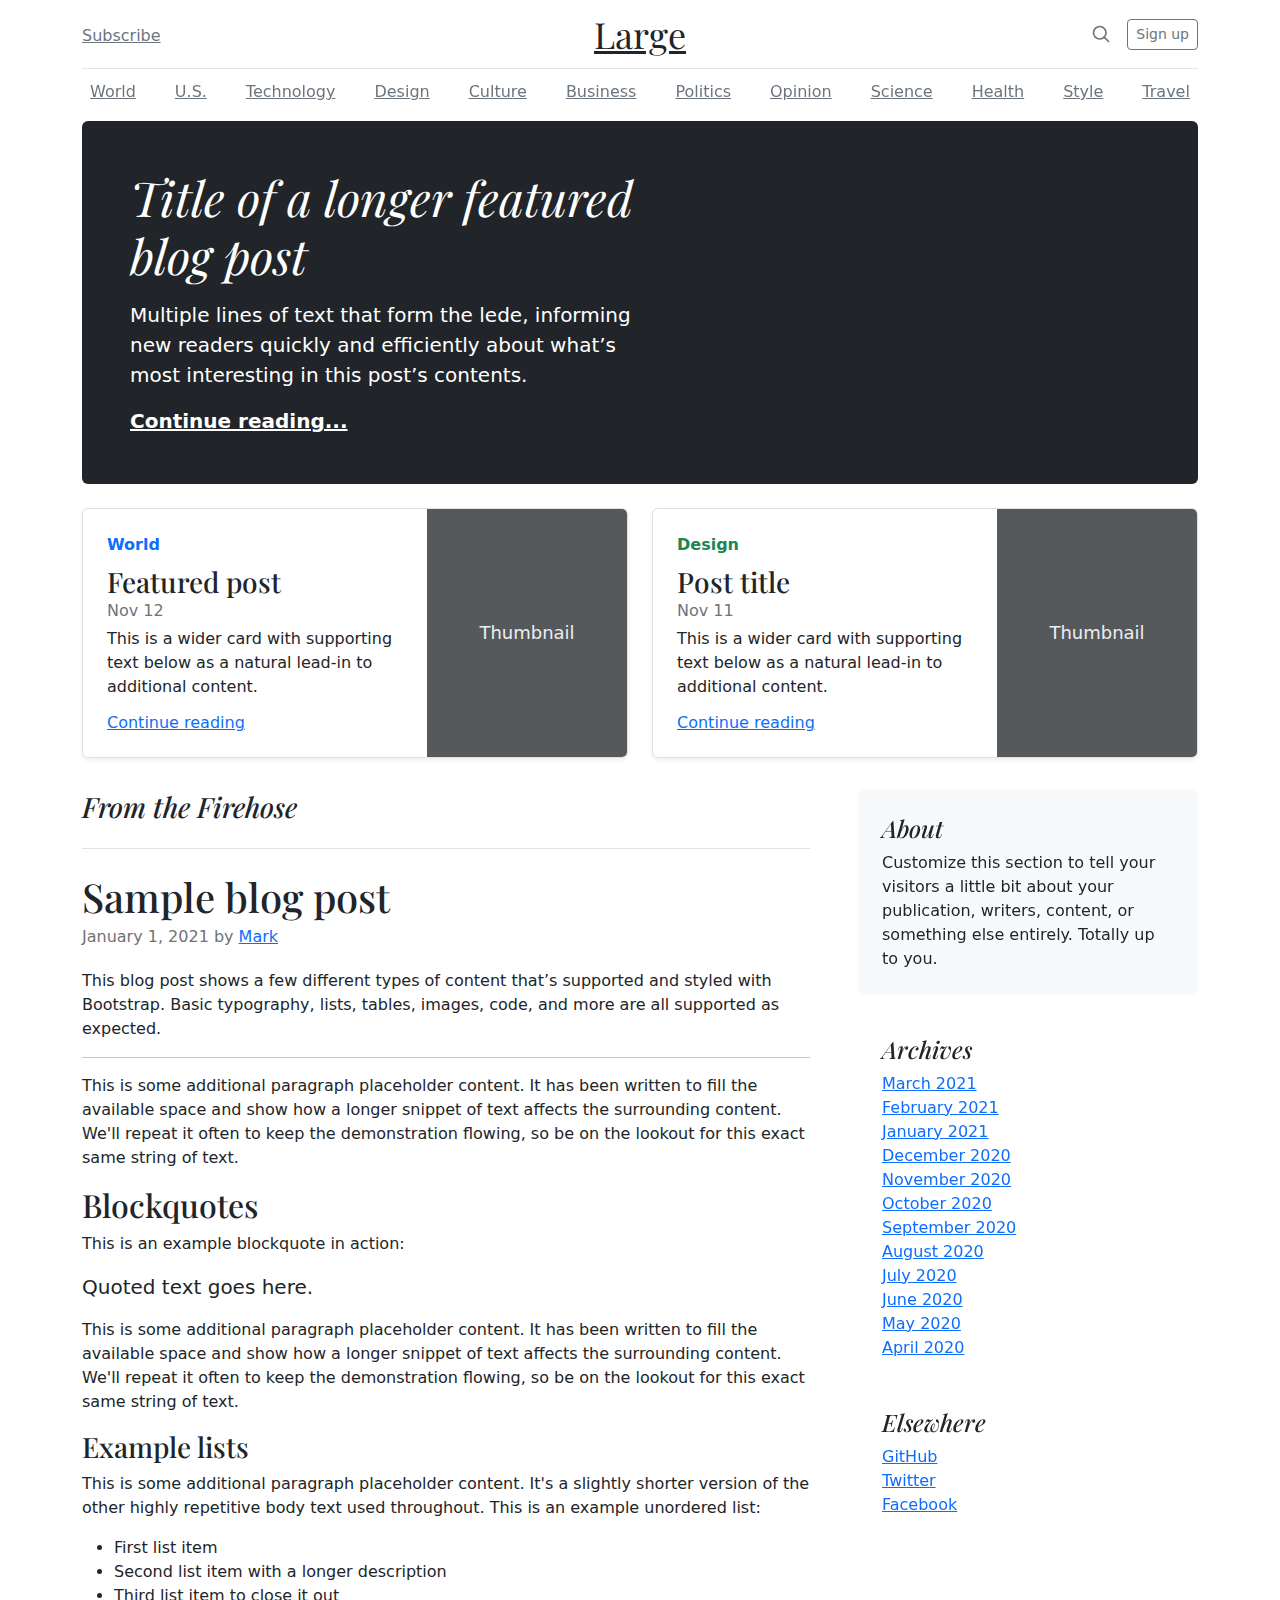
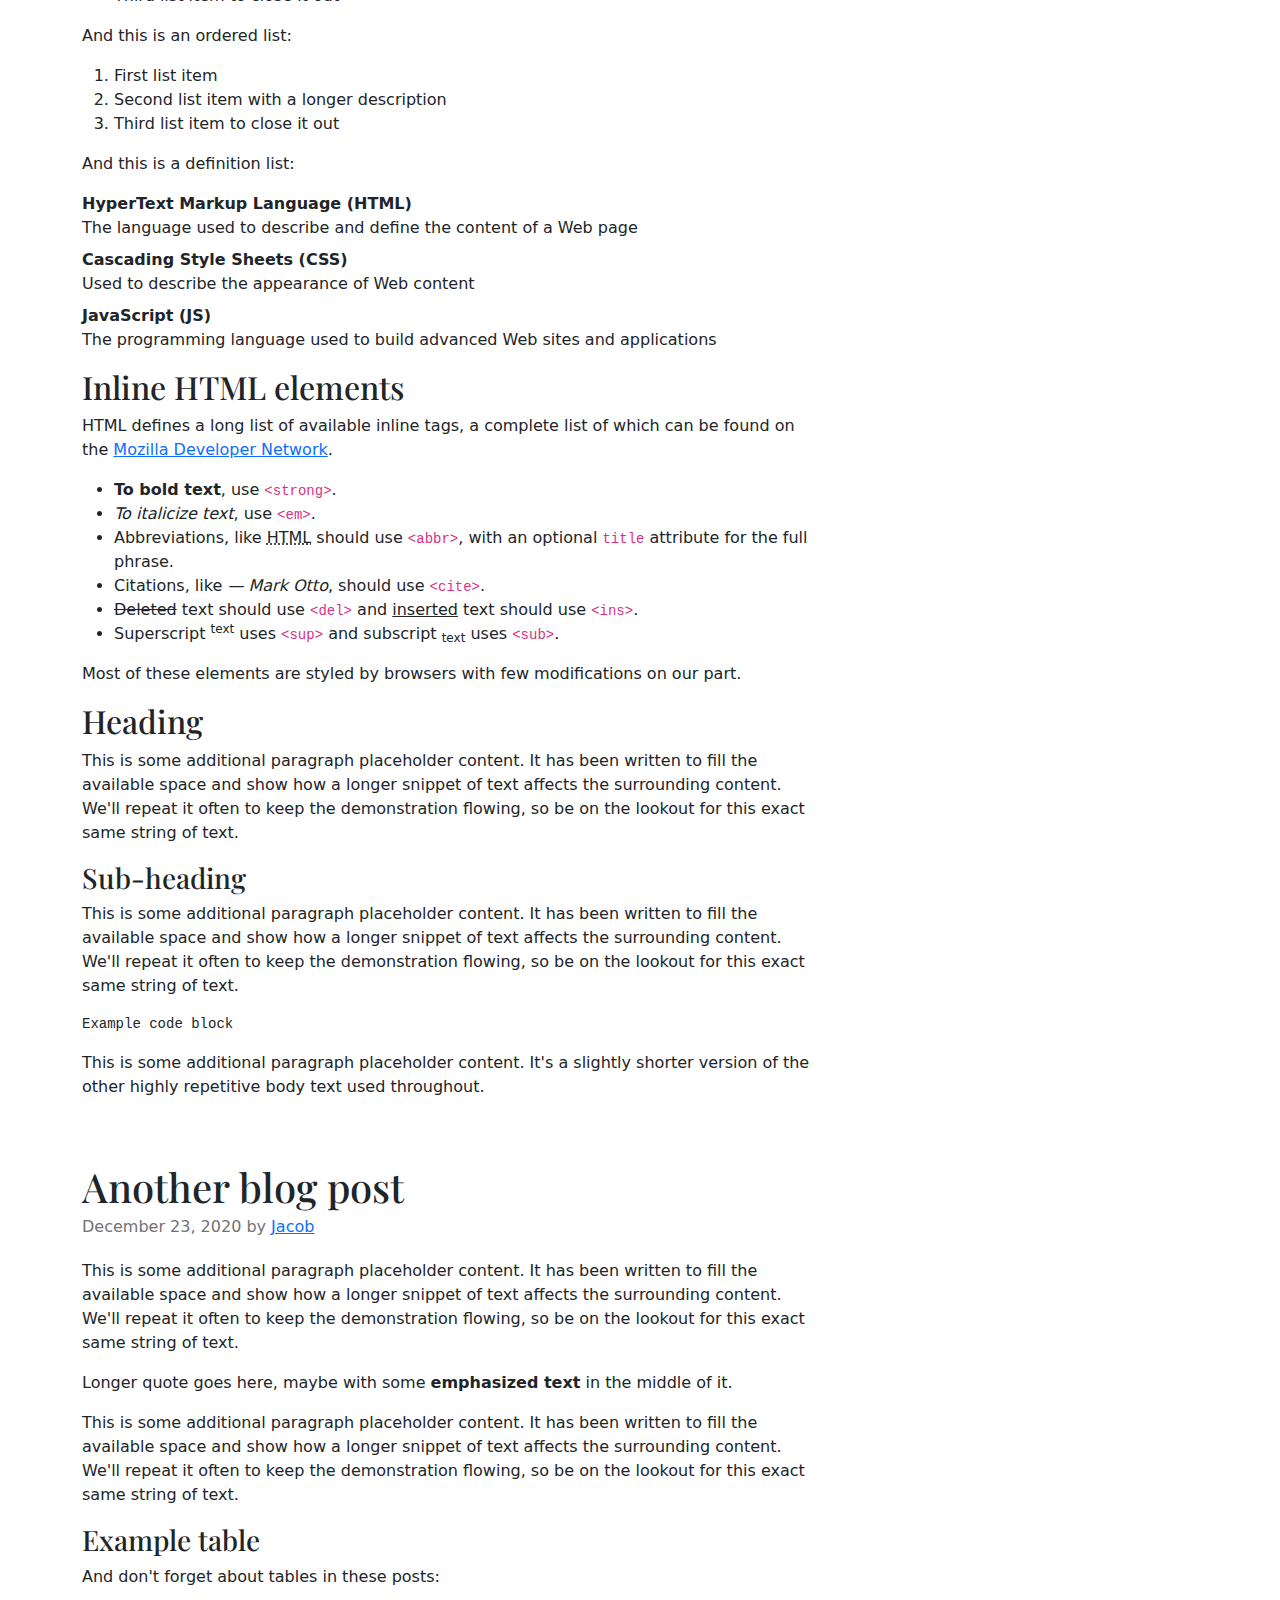
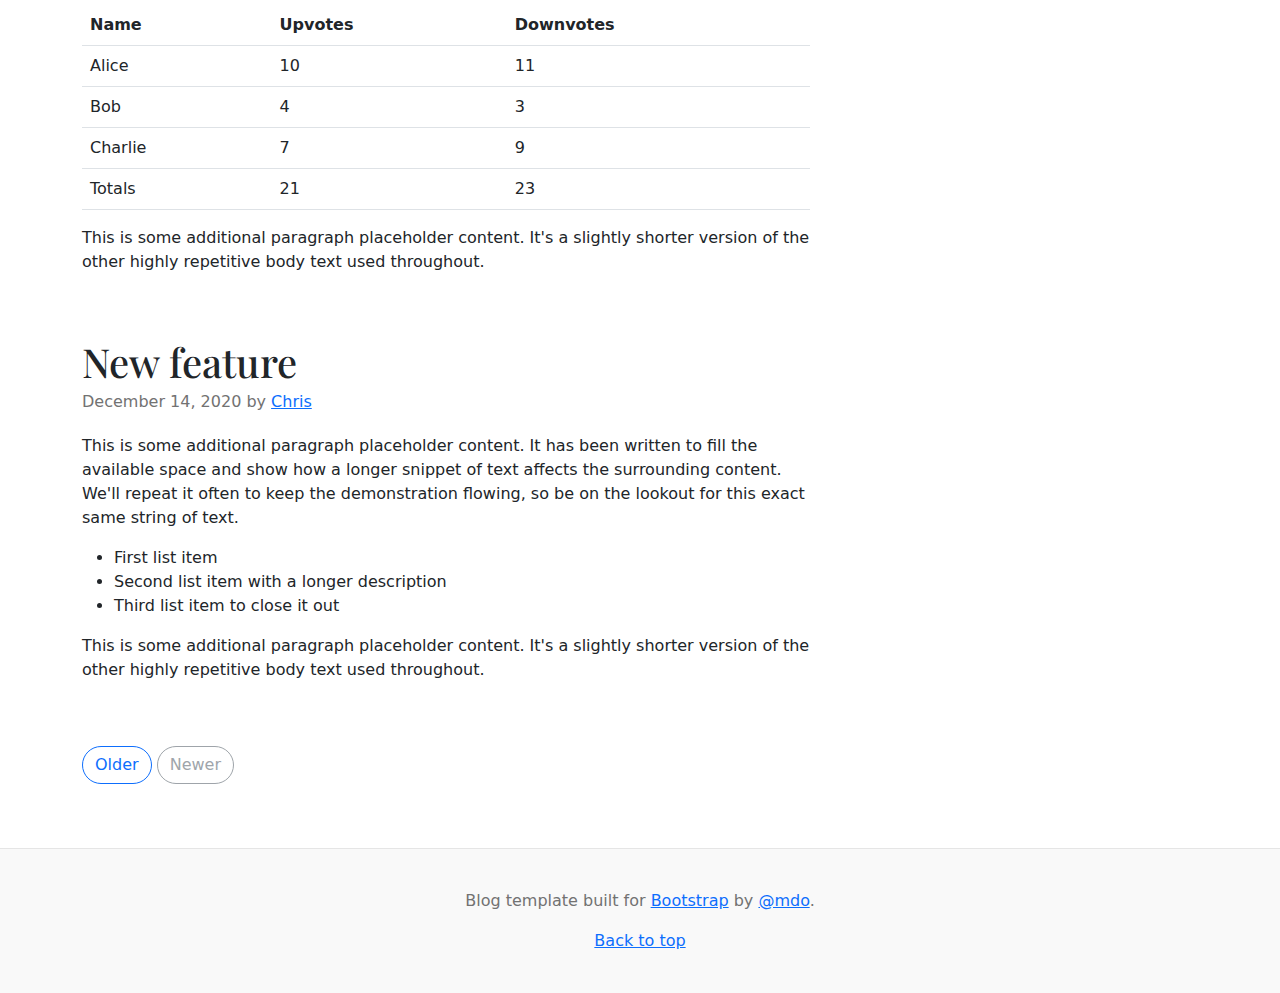
<file: bootstrap-5.2.1-examples/blog/index.html>
<!doctype html>
<html lang="en">
  <head>
    <meta charset="utf-8">
    <meta name="viewport" content="width=device-width, initial-scale=1">
    <meta name="description" content="">
    <meta name="author" content="Mark Otto, Jacob Thornton, and Bootstrap contributors">
    <meta name="generator" content="Hugo 0.101.0">
    <title>Blog Template · Bootstrap v5.2</title>

    <link rel="canonical" href="https://getbootstrap.com/docs/5.2/examples/blog/">

    

    

<link href="../assets/dist/css/bootstrap.min.css" rel="stylesheet">

    <style>
      .bd-placeholder-img {
        font-size: 1.125rem;
        text-anchor: middle;
        -webkit-user-select: none;
        -moz-user-select: none;
        user-select: none;
      }

      @media (min-width: 768px) {
        .bd-placeholder-img-lg {
          font-size: 3.5rem;
        }
      }

      .b-example-divider {
        height: 3rem;
        background-color: rgba(0, 0, 0, .1);
        border: solid rgba(0, 0, 0, .15);
        border-width: 1px 0;
        box-shadow: inset 0 .5em 1.5em rgba(0, 0, 0, .1), inset 0 .125em .5em rgba(0, 0, 0, .15);
      }

      .b-example-vr {
        flex-shrink: 0;
        width: 1.5rem;
        height: 100vh;
      }

      .bi {
        vertical-align: -.125em;
        fill: currentColor;
      }

      .nav-scroller {
        position: relative;
        z-index: 2;
        height: 2.75rem;
        overflow-y: hidden;
      }

      .nav-scroller .nav {
        display: flex;
        flex-wrap: nowrap;
        padding-bottom: 1rem;
        margin-top: -1px;
        overflow-x: auto;
        text-align: center;
        white-space: nowrap;
        -webkit-overflow-scrolling: touch;
      }
    </style>

    
    <!-- Custom styles for this template -->
    <link href="https://fonts.googleapis.com/css?family=Playfair&#43;Display:700,900&amp;display=swap" rel="stylesheet">
    <!-- Custom styles for this template -->
    <link href="blog.css" rel="stylesheet">
  </head>
  <body>
    
<div class="container">
  <header class="blog-header lh-1 py-3">
    <div class="row flex-nowrap justify-content-between align-items-center">
      <div class="col-4 pt-1">
        <a class="link-secondary" href="#">Subscribe</a>
      </div>
      <div class="col-4 text-center">
        <a class="blog-header-logo text-dark" href="#">Large</a>
      </div>
      <div class="col-4 d-flex justify-content-end align-items-center">
        <a class="link-secondary" href="#" aria-label="Search">
          <svg xmlns="http://www.w3.org/2000/svg" width="20" height="20" fill="none" stroke="currentColor" stroke-linecap="round" stroke-linejoin="round" stroke-width="2" class="mx-3" role="img" viewBox="0 0 24 24"><title>Search</title><circle cx="10.5" cy="10.5" r="7.5"/><path d="M21 21l-5.2-5.2"/></svg>
        </a>
        <a class="btn btn-sm btn-outline-secondary" href="#">Sign up</a>
      </div>
    </div>
  </header>

  <div class="nav-scroller py-1 mb-2">
    <nav class="nav d-flex justify-content-between">
      <a class="p-2 link-secondary" href="#">World</a>
      <a class="p-2 link-secondary" href="#">U.S.</a>
      <a class="p-2 link-secondary" href="#">Technology</a>
      <a class="p-2 link-secondary" href="#">Design</a>
      <a class="p-2 link-secondary" href="#">Culture</a>
      <a class="p-2 link-secondary" href="#">Business</a>
      <a class="p-2 link-secondary" href="#">Politics</a>
      <a class="p-2 link-secondary" href="#">Opinion</a>
      <a class="p-2 link-secondary" href="#">Science</a>
      <a class="p-2 link-secondary" href="#">Health</a>
      <a class="p-2 link-secondary" href="#">Style</a>
      <a class="p-2 link-secondary" href="#">Travel</a>
    </nav>
  </div>
</div>

<main class="container">
  <div class="p-4 p-md-5 mb-4 rounded text-bg-dark">
    <div class="col-md-6 px-0">
      <h1 class="display-4 fst-italic">Title of a longer featured blog post</h1>
      <p class="lead my-3">Multiple lines of text that form the lede, informing new readers quickly and efficiently about what’s most interesting in this post’s contents.</p>
      <p class="lead mb-0"><a href="#" class="text-white fw-bold">Continue reading...</a></p>
    </div>
  </div>

  <div class="row mb-2">
    <div class="col-md-6">
      <div class="row g-0 border rounded overflow-hidden flex-md-row mb-4 shadow-sm h-md-250 position-relative">
        <div class="col p-4 d-flex flex-column position-static">
          <strong class="d-inline-block mb-2 text-primary">World</strong>
          <h3 class="mb-0">Featured post</h3>
          <div class="mb-1 text-muted">Nov 12</div>
          <p class="card-text mb-auto">This is a wider card with supporting text below as a natural lead-in to additional content.</p>
          <a href="#" class="stretched-link">Continue reading</a>
        </div>
        <div class="col-auto d-none d-lg-block">
          <svg class="bd-placeholder-img" width="200" height="250" xmlns="http://www.w3.org/2000/svg" role="img" aria-label="Placeholder: Thumbnail" preserveAspectRatio="xMidYMid slice" focusable="false"><title>Placeholder</title><rect width="100%" height="100%" fill="#55595c"/><text x="50%" y="50%" fill="#eceeef" dy=".3em">Thumbnail</text></svg>

        </div>
      </div>
    </div>
    <div class="col-md-6">
      <div class="row g-0 border rounded overflow-hidden flex-md-row mb-4 shadow-sm h-md-250 position-relative">
        <div class="col p-4 d-flex flex-column position-static">
          <strong class="d-inline-block mb-2 text-success">Design</strong>
          <h3 class="mb-0">Post title</h3>
          <div class="mb-1 text-muted">Nov 11</div>
          <p class="mb-auto">This is a wider card with supporting text below as a natural lead-in to additional content.</p>
          <a href="#" class="stretched-link">Continue reading</a>
        </div>
        <div class="col-auto d-none d-lg-block">
          <svg class="bd-placeholder-img" width="200" height="250" xmlns="http://www.w3.org/2000/svg" role="img" aria-label="Placeholder: Thumbnail" preserveAspectRatio="xMidYMid slice" focusable="false"><title>Placeholder</title><rect width="100%" height="100%" fill="#55595c"/><text x="50%" y="50%" fill="#eceeef" dy=".3em">Thumbnail</text></svg>

        </div>
      </div>
    </div>
  </div>

  <div class="row g-5">
    <div class="col-md-8">
      <h3 class="pb-4 mb-4 fst-italic border-bottom">
        From the Firehose
      </h3>

      <article class="blog-post">
        <h2 class="blog-post-title mb-1">Sample blog post</h2>
        <p class="blog-post-meta">January 1, 2021 by <a href="#">Mark</a></p>

        <p>This blog post shows a few different types of content that’s supported and styled with Bootstrap. Basic typography, lists, tables, images, code, and more are all supported as expected.</p>
        <hr>
        <p>This is some additional paragraph placeholder content. It has been written to fill the available space and show how a longer snippet of text affects the surrounding content. We'll repeat it often to keep the demonstration flowing, so be on the lookout for this exact same string of text.</p>
        <h2>Blockquotes</h2>
        <p>This is an example blockquote in action:</p>
        <blockquote class="blockquote">
          <p>Quoted text goes here.</p>
        </blockquote>
        <p>This is some additional paragraph placeholder content. It has been written to fill the available space and show how a longer snippet of text affects the surrounding content. We'll repeat it often to keep the demonstration flowing, so be on the lookout for this exact same string of text.</p>
        <h3>Example lists</h3>
        <p>This is some additional paragraph placeholder content. It's a slightly shorter version of the other highly repetitive body text used throughout. This is an example unordered list:</p>
        <ul>
          <li>First list item</li>
          <li>Second list item with a longer description</li>
          <li>Third list item to close it out</li>
        </ul>
        <p>And this is an ordered list:</p>
        <ol>
          <li>First list item</li>
          <li>Second list item with a longer description</li>
          <li>Third list item to close it out</li>
        </ol>
        <p>And this is a definition list:</p>
        <dl>
          <dt>HyperText Markup Language (HTML)</dt>
          <dd>The language used to describe and define the content of a Web page</dd>
          <dt>Cascading Style Sheets (CSS)</dt>
          <dd>Used to describe the appearance of Web content</dd>
          <dt>JavaScript (JS)</dt>
          <dd>The programming language used to build advanced Web sites and applications</dd>
        </dl>
        <h2>Inline HTML elements</h2>
        <p>HTML defines a long list of available inline tags, a complete list of which can be found on the <a href="https://developer.mozilla.org/en-US/docs/Web/HTML/Element">Mozilla Developer Network</a>.</p>
        <ul>
          <li><strong>To bold text</strong>, use <code class="language-plaintext highlighter-rouge">&lt;strong&gt;</code>.</li>
          <li><em>To italicize text</em>, use <code class="language-plaintext highlighter-rouge">&lt;em&gt;</code>.</li>
          <li>Abbreviations, like <abbr title="HyperText Markup Language">HTML</abbr> should use <code class="language-plaintext highlighter-rouge">&lt;abbr&gt;</code>, with an optional <code class="language-plaintext highlighter-rouge">title</code> attribute for the full phrase.</li>
          <li>Citations, like <cite>— Mark Otto</cite>, should use <code class="language-plaintext highlighter-rouge">&lt;cite&gt;</code>.</li>
          <li><del>Deleted</del> text should use <code class="language-plaintext highlighter-rouge">&lt;del&gt;</code> and <ins>inserted</ins> text should use <code class="language-plaintext highlighter-rouge">&lt;ins&gt;</code>.</li>
          <li>Superscript <sup>text</sup> uses <code class="language-plaintext highlighter-rouge">&lt;sup&gt;</code> and subscript <sub>text</sub> uses <code class="language-plaintext highlighter-rouge">&lt;sub&gt;</code>.</li>
        </ul>
        <p>Most of these elements are styled by browsers with few modifications on our part.</p>
        <h2>Heading</h2>
        <p>This is some additional paragraph placeholder content. It has been written to fill the available space and show how a longer snippet of text affects the surrounding content. We'll repeat it often to keep the demonstration flowing, so be on the lookout for this exact same string of text.</p>
        <h3>Sub-heading</h3>
        <p>This is some additional paragraph placeholder content. It has been written to fill the available space and show how a longer snippet of text affects the surrounding content. We'll repeat it often to keep the demonstration flowing, so be on the lookout for this exact same string of text.</p>
        <pre><code>Example code block</code></pre>
        <p>This is some additional paragraph placeholder content. It's a slightly shorter version of the other highly repetitive body text used throughout.</p>
      </article>

      <article class="blog-post">
        <h2 class="blog-post-title mb-1">Another blog post</h2>
        <p class="blog-post-meta">December 23, 2020 by <a href="#">Jacob</a></p>

        <p>This is some additional paragraph placeholder content. It has been written to fill the available space and show how a longer snippet of text affects the surrounding content. We'll repeat it often to keep the demonstration flowing, so be on the lookout for this exact same string of text.</p>
        <blockquote>
          <p>Longer quote goes here, maybe with some <strong>emphasized text</strong> in the middle of it.</p>
        </blockquote>
        <p>This is some additional paragraph placeholder content. It has been written to fill the available space and show how a longer snippet of text affects the surrounding content. We'll repeat it often to keep the demonstration flowing, so be on the lookout for this exact same string of text.</p>
        <h3>Example table</h3>
        <p>And don't forget about tables in these posts:</p>
        <table class="table">
          <thead>
            <tr>
              <th>Name</th>
              <th>Upvotes</th>
              <th>Downvotes</th>
            </tr>
          </thead>
          <tbody>
            <tr>
              <td>Alice</td>
              <td>10</td>
              <td>11</td>
            </tr>
            <tr>
              <td>Bob</td>
              <td>4</td>
              <td>3</td>
            </tr>
            <tr>
              <td>Charlie</td>
              <td>7</td>
              <td>9</td>
            </tr>
          </tbody>
          <tfoot>
            <tr>
              <td>Totals</td>
              <td>21</td>
              <td>23</td>
            </tr>
          </tfoot>
        </table>

        <p>This is some additional paragraph placeholder content. It's a slightly shorter version of the other highly repetitive body text used throughout.</p>
      </article>

      <article class="blog-post">
        <h2 class="blog-post-title mb-1">New feature</h2>
        <p class="blog-post-meta">December 14, 2020 by <a href="#">Chris</a></p>

        <p>This is some additional paragraph placeholder content. It has been written to fill the available space and show how a longer snippet of text affects the surrounding content. We'll repeat it often to keep the demonstration flowing, so be on the lookout for this exact same string of text.</p>
        <ul>
          <li>First list item</li>
          <li>Second list item with a longer description</li>
          <li>Third list item to close it out</li>
        </ul>
        <p>This is some additional paragraph placeholder content. It's a slightly shorter version of the other highly repetitive body text used throughout.</p>
      </article>

      <nav class="blog-pagination" aria-label="Pagination">
        <a class="btn btn-outline-primary rounded-pill" href="#">Older</a>
        <a class="btn btn-outline-secondary rounded-pill disabled">Newer</a>
      </nav>

    </div>

    <div class="col-md-4">
      <div class="position-sticky" style="top: 2rem;">
        <div class="p-4 mb-3 bg-light rounded">
          <h4 class="fst-italic">About</h4>
          <p class="mb-0">Customize this section to tell your visitors a little bit about your publication, writers, content, or something else entirely. Totally up to you.</p>
        </div>

        <div class="p-4">
          <h4 class="fst-italic">Archives</h4>
          <ol class="list-unstyled mb-0">
            <li><a href="#">March 2021</a></li>
            <li><a href="#">February 2021</a></li>
            <li><a href="#">January 2021</a></li>
            <li><a href="#">December 2020</a></li>
            <li><a href="#">November 2020</a></li>
            <li><a href="#">October 2020</a></li>
            <li><a href="#">September 2020</a></li>
            <li><a href="#">August 2020</a></li>
            <li><a href="#">July 2020</a></li>
            <li><a href="#">June 2020</a></li>
            <li><a href="#">May 2020</a></li>
            <li><a href="#">April 2020</a></li>
          </ol>
        </div>

        <div class="p-4">
          <h4 class="fst-italic">Elsewhere</h4>
          <ol class="list-unstyled">
            <li><a href="#">GitHub</a></li>
            <li><a href="#">Twitter</a></li>
            <li><a href="#">Facebook</a></li>
          </ol>
        </div>
      </div>
    </div>
  </div>

</main>

<footer class="blog-footer">
  <p>Blog template built for <a href="https://getbootstrap.com/">Bootstrap</a> by <a href="https://twitter.com/mdo">@mdo</a>.</p>
  <p>
    <a href="#">Back to top</a>
  </p>
</footer>


    
  </body>
</html>
</file>
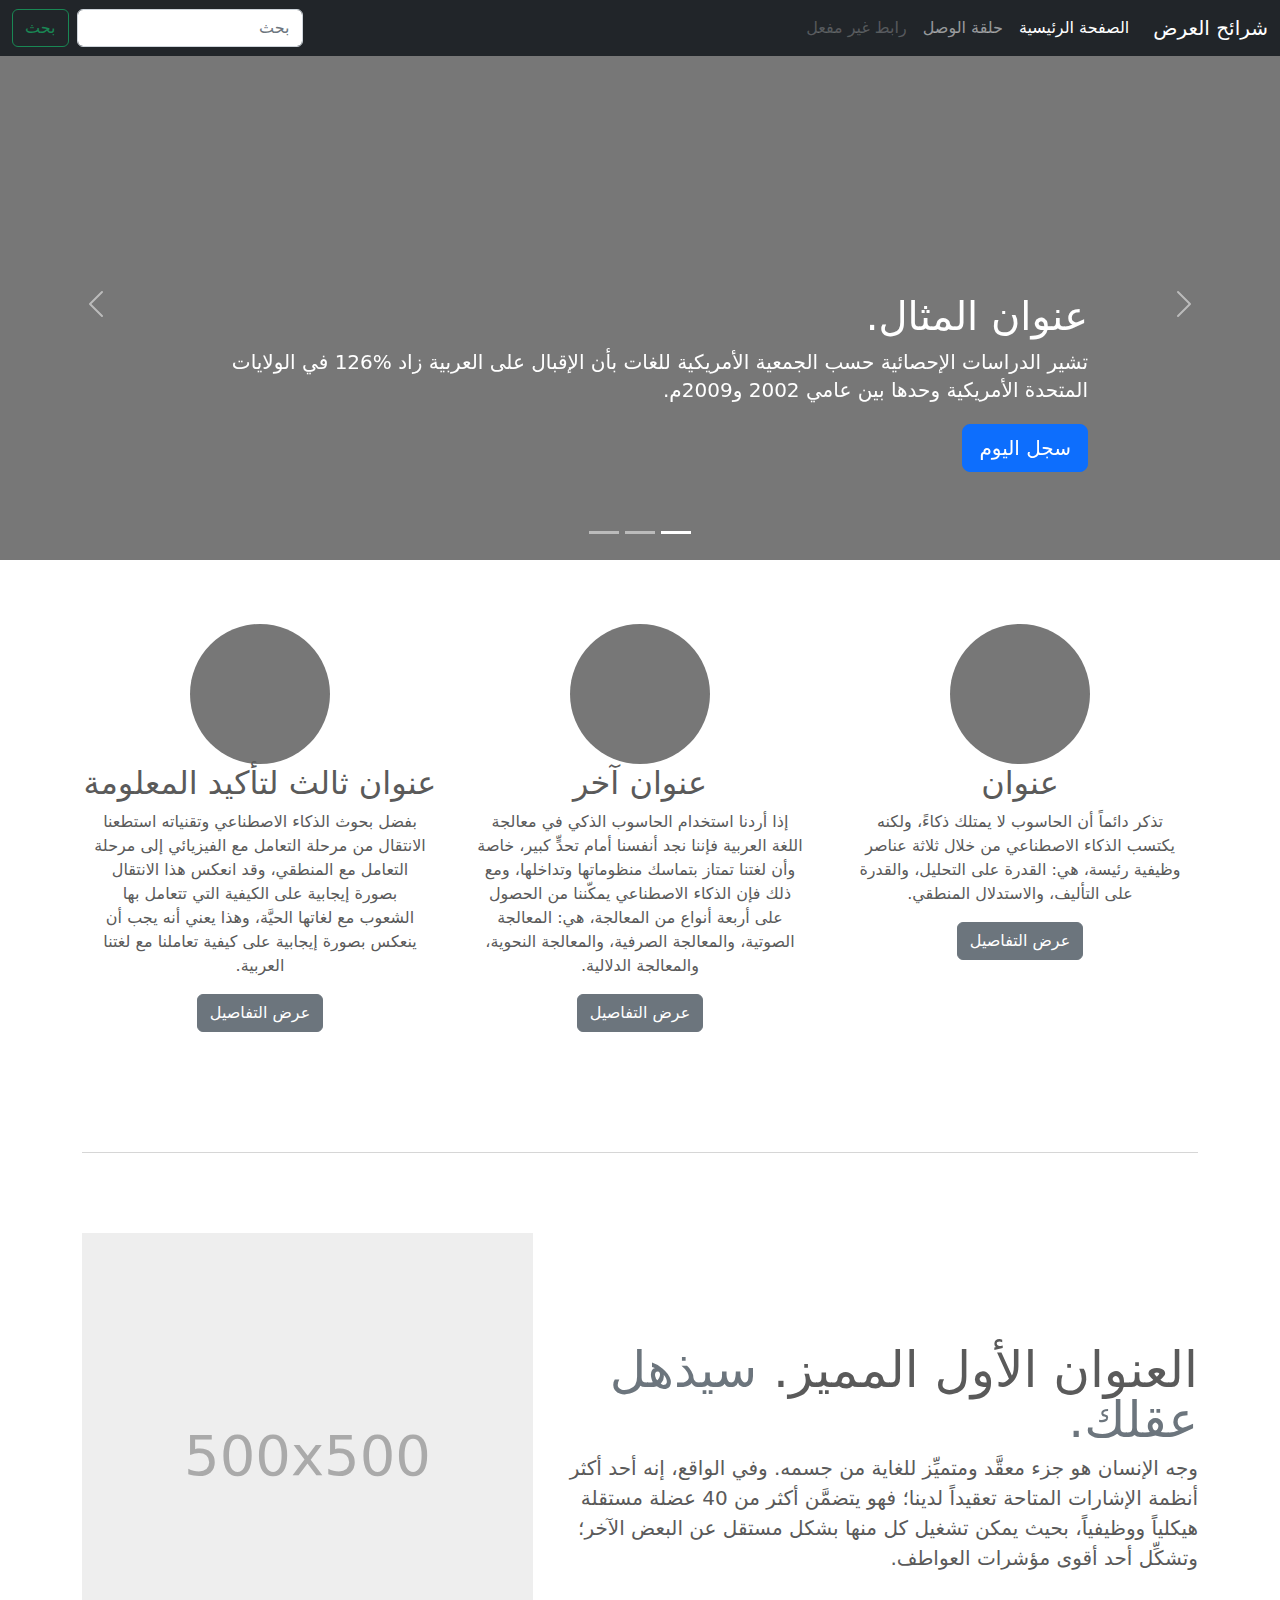
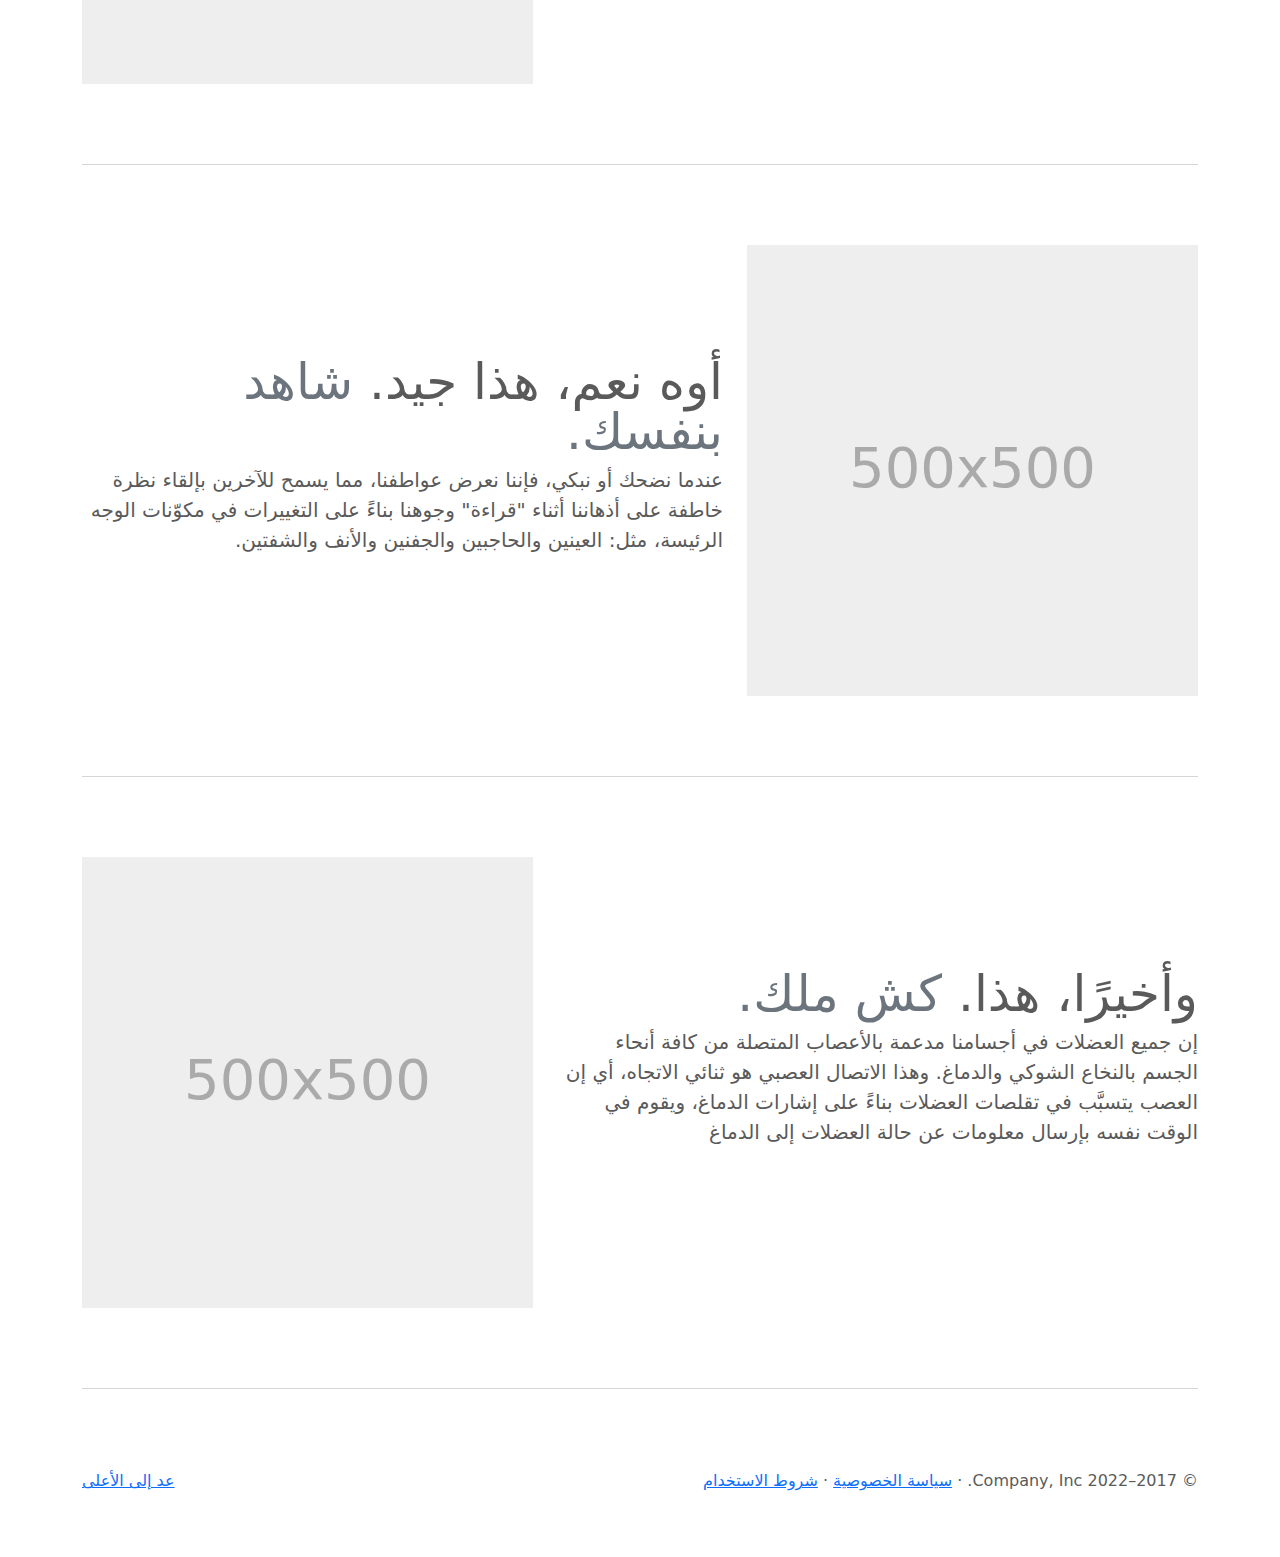
<file: bootstrap-5.2.1-examples/carousel-rtl/index.html>
<!doctype html>
<html lang="ar" dir="rtl">
  <head>
    <meta charset="utf-8">
    <meta name="viewport" content="width=device-width, initial-scale=1">
    <meta name="description" content="">
    <meta name="author" content="Mark Otto, Jacob Thornton, and Bootstrap contributors">
    <meta name="generator" content="Hugo 0.101.0">
    <title>قالب  شرائح العرض · Bootstrap v5.2</title>

    <link rel="canonical" href="https://getbootstrap.com/docs/5.2/examples/carousel-rtl/">

    

    

<link href="../assets/dist/css/bootstrap.rtl.min.css" rel="stylesheet">

    <style>
      .bd-placeholder-img {
        font-size: 1.125rem;
        text-anchor: middle;
        -webkit-user-select: none;
        -moz-user-select: none;
        user-select: none;
      }

      @media (min-width: 768px) {
        .bd-placeholder-img-lg {
          font-size: 3.5rem;
        }
      }

      .b-example-divider {
        height: 3rem;
        background-color: rgba(0, 0, 0, .1);
        border: solid rgba(0, 0, 0, .15);
        border-width: 1px 0;
        box-shadow: inset 0 .5em 1.5em rgba(0, 0, 0, .1), inset 0 .125em .5em rgba(0, 0, 0, .15);
      }

      .b-example-vr {
        flex-shrink: 0;
        width: 1.5rem;
        height: 100vh;
      }

      .bi {
        vertical-align: -.125em;
        fill: currentColor;
      }

      .nav-scroller {
        position: relative;
        z-index: 2;
        height: 2.75rem;
        overflow-y: hidden;
      }

      .nav-scroller .nav {
        display: flex;
        flex-wrap: nowrap;
        padding-bottom: 1rem;
        margin-top: -1px;
        overflow-x: auto;
        text-align: center;
        white-space: nowrap;
        -webkit-overflow-scrolling: touch;
      }
    </style>

    
    <!-- Custom styles for this template -->
    <link href="../carousel/carousel.rtl.css" rel="stylesheet">
  </head>
  <body>
    
<header>
  <nav class="navbar navbar-expand-md navbar-dark fixed-top bg-dark">
    <div class="container-fluid">
      <a class="navbar-brand" href="#">شرائح العرض</a>
      <button class="navbar-toggler" type="button" data-bs-toggle="collapse" data-bs-target="#navbarCollapse" aria-controls="navbarCollapse" aria-expanded="false" aria-label="تبديل التنقل">
        <span class="navbar-toggler-icon"></span>
      </button>
      <div class="collapse navbar-collapse" id="navbarCollapse">
        <ul class="navbar-nav me-auto mb-2 mb-md-0">
          <li class="nav-item">
            <a class="nav-link active" aria-current="page" href="#">الصفحة الرئيسية</a>
          </li>
          <li class="nav-item">
            <a class="nav-link" href="#">حلقة الوصل</a>
          </li>
          <li class="nav-item">
            <a class="nav-link disabled">رابط غير مفعل</a>
          </li>
        </ul>
        <form class="d-flex" role="search">
          <input class="form-control me-2" type="search" placeholder="بحث" aria-label="بحث">
          <button class="btn btn-outline-success" type="submit">بحث</button>
        </form>
      </div>
    </div>
  </nav>
</header>

<main>

  <div id="myCarousel" class="carousel slide" data-bs-ride="carousel">
    <div class="carousel-indicators">
      <button type="button" data-bs-target="#myCarousel" data-bs-slide-to="0" class="active" aria-current="true" aria-label="Slide 1"></button>
      <button type="button" data-bs-target="#myCarousel" data-bs-slide-to="1" aria-label="Slide 2"></button>
      <button type="button" data-bs-target="#myCarousel" data-bs-slide-to="2" aria-label="Slide 3"></button>
    </div>
    <div class="carousel-inner">
      <div class="carousel-item active">
        <svg class="bd-placeholder-img" width="100%" height="100%" xmlns="http://www.w3.org/2000/svg" aria-hidden="true" preserveAspectRatio="xMidYMid slice" focusable="false"><rect width="100%" height="100%" fill="#777"/></svg>

        <div class="container">
          <div class="carousel-caption text-start">
            <h1>عنوان المثال.</h1>
            <p>تشير الدراسات الإحصائية حسب الجمعية الأمريكية للغات بأن الإقبال على العربية زاد %126 في الولايات المتحدة الأمريكية وحدها بين عامي 2002 و2009م.</p>
            <p><a class="btn btn-lg btn-primary" href="#">سجل اليوم</a></p>
          </div>
        </div>
      </div>
      <div class="carousel-item">
        <svg class="bd-placeholder-img" width="100%" height="100%" xmlns="http://www.w3.org/2000/svg" aria-hidden="true" preserveAspectRatio="xMidYMid slice" focusable="false"><rect width="100%" height="100%" fill="#777"/></svg>

        <div class="container">
          <div class="carousel-caption">
            <h1>عنوان مثال آخر.</h1>
            <p>حسب المجلس الثقافي البريطاني فإن تعليم الإنجليزية داخل بريطانيا يسهم في تعزيز اقتصادها بما يتجاوز ملياري جنيه سنوياً، كما أنه وفر أكثر من 26 ألف وظيفة.</p>
            <p><a class="btn btn-lg btn-primary" href="#">أعرف أكثر</a></p>
          </div>
        </div>
      </div>
      <div class="carousel-item">
        <svg class="bd-placeholder-img" width="100%" height="100%" xmlns="http://www.w3.org/2000/svg" aria-hidden="true" preserveAspectRatio="xMidYMid slice" focusable="false"><rect width="100%" height="100%" fill="#777"/></svg>

        <div class="container">
          <div class="carousel-caption text-end">
            <h1>واحد أكثر لقياس جيد.</h1>
            <p>الإحصاءات لحجم الاستثمار اللغوي خارج بريطانيا تتفاوت من سنة لأخرى إلا أن المدير التنفيذي للمجلس الثقافي البريطاني إدي بايرز يرى أن استثمار تعليم الإنجليزية في الخارج لا يحسب على المستوى المالي فحسب بل على المستوى السياسي أيضاً.</p>
            <p><a class="btn btn-lg btn-primary" href="#">تصفح المعرض</a></p>
          </div>
        </div>
      </div>
    </div>
    <button class="carousel-control-prev" type="button" data-bs-target="#myCarousel" data-bs-slide="prev">
      <span class="carousel-control-prev-icon" aria-hidden="true"></span>
      <span class="visually-hidden">السابق</span>
    </button>
    <button class="carousel-control-next" type="button" data-bs-target="#myCarousel" data-bs-slide="next">
      <span class="carousel-control-next-icon" aria-hidden="true"></span>
      <span class="visually-hidden">التالي</span>
    </button>
  </div>


  <!-- Marketing messaging and featurettes
  ================================================== -->
  <!-- Wrap the rest of the page in another container to center all the content. -->

  <div class="container marketing">

    <!-- Three columns of text below the carousel -->
    <div class="row">
      <div class="col-lg-4">
        <svg class="bd-placeholder-img rounded-circle" width="140" height="140" xmlns="http://www.w3.org/2000/svg" role="img" aria-label="Placeholder: 140x140" preserveAspectRatio="xMidYMid slice" focusable="false"><title>Placeholder</title><rect width="100%" height="100%" fill="#777"/><text x="50%" y="50%" fill="#777" dy=".3em">140x140</text></svg>

        <h2 class="fw-normal">عنوان</h2>
        <p>تذكر دائماً أن الحاسوب لا يمتلك ذكاءً، ولكنه يكتسب الذكاء الاصطناعي من خلال ثلاثة عناصر وظيفية رئيسة، هي: القدرة على التحليل، والقدرة على التأليف، والاستدلال المنطقي.</p>
        <p><a class="btn btn-secondary" href="#">عرض التفاصيل</a></p>
      </div><!-- /.col-lg-4 -->
      <div class="col-lg-4">
        <svg class="bd-placeholder-img rounded-circle" width="140" height="140" xmlns="http://www.w3.org/2000/svg" role="img" aria-label="Placeholder: 140x140" preserveAspectRatio="xMidYMid slice" focusable="false"><title>Placeholder</title><rect width="100%" height="100%" fill="#777"/><text x="50%" y="50%" fill="#777" dy=".3em">140x140</text></svg>

        <h2 class="fw-normal">عنوان آخر</h2>
        <p>إذا أردنا استخدام الحاسوب الذكي في معالجة اللغة العربية فإننا نجد أنفسنا أمام تحدٍّ كبير، خاصة وأن لغتنا تمتاز بتماسك منظوماتها وتداخلها، ومع ذلك فإن الذكاء الاصطناعي يمكّننا من الحصول على أربعة أنواع من المعالجة، هي: المعالجة الصوتية، والمعالجة الصرفية، والمعالجة النحوية، والمعالجة الدلالية.</p>
        <p><a class="btn btn-secondary" href="#">عرض التفاصيل</a></p>
      </div><!-- /.col-lg-4 -->
      <div class="col-lg-4">
        <svg class="bd-placeholder-img rounded-circle" width="140" height="140" xmlns="http://www.w3.org/2000/svg" role="img" aria-label="Placeholder: 140x140" preserveAspectRatio="xMidYMid slice" focusable="false"><title>Placeholder</title><rect width="100%" height="100%" fill="#777"/><text x="50%" y="50%" fill="#777" dy=".3em">140x140</text></svg>

        <h2 class="fw-normal">عنوان ثالث لتأكيد المعلومة</h2>
        <p>بفضل بحوث الذكاء الاصطناعي وتقنياته استطعنا الانتقال من مرحلة التعامل مع الفيزيائي إلى مرحلة التعامل مع المنطقي، وقد انعكس هذا الانتقال بصورة إيجابية على الكيفية التي تتعامل بها الشعوب مع لغاتها الحيَّة، وهذا يعني أنه يجب أن ينعكس بصورة إيجابية على كيفية تعاملنا مع لغتنا العربية.</p>
        <p><a class="btn btn-secondary" href="#">عرض التفاصيل</a></p>
      </div><!-- /.col-lg-4 -->
    </div><!-- /.row -->


    <!-- START THE FEATURETTES -->

    <hr class="featurette-divider">

    <div class="row featurette">
      <div class="col-md-7">
        <h2 class="featurette-heading fw-normal lh-1">العنوان الأول المميز. <span class="text-muted"> سيذهل عقلك. </span></h2>
        <p class="lead">وجه الإنسان هو جزء معقَّد ومتميِّز للغاية من جسمه. وفي الواقع، إنه أحد أكثر أنظمة الإشارات المتاحة تعقيداً لدينا؛ فهو يتضمَّن أكثر من 40 عضلة مستقلة هيكلياً ووظيفياً، بحيث يمكن تشغيل كل منها بشكل مستقل عن البعض الآخر؛ وتشكِّل أحد أقوى مؤشرات العواطف.</p>
      </div>
      <div class="col-md-5">
        <svg class="bd-placeholder-img bd-placeholder-img-lg featurette-image img-fluid mx-auto" width="500" height="500" xmlns="http://www.w3.org/2000/svg" role="img" aria-label="Placeholder: 500x500" preserveAspectRatio="xMidYMid slice" focusable="false"><title>Placeholder</title><rect width="100%" height="100%" fill="#eee"/><text x="50%" y="50%" fill="#aaa" dy=".3em">500x500</text></svg>

      </div>
    </div>

    <hr class="featurette-divider">

    <div class="row featurette">
      <div class="col-md-7 order-md-2">
        <h2 class="featurette-heading fw-normal lh-1">أوه نعم، هذا جيد. <span class="text-muted"> شاهد بنفسك. </span></h2>
        <p class="lead">عندما نضحك أو نبكي، فإننا نعرض عواطفنا، مما يسمح للآخرين بإلقاء نظرة خاطفة على أذهاننا أثناء "قراءة" وجوهنا بناءً على التغييرات في مكوّنات الوجه الرئيسة، مثل: العينين والحاجبين والجفنين والأنف والشفتين.</p>
      </div>
      <div class="col-md-5 order-md-1">
        <svg class="bd-placeholder-img bd-placeholder-img-lg featurette-image img-fluid mx-auto" width="500" height="500" xmlns="http://www.w3.org/2000/svg" role="img" aria-label="Placeholder: 500x500" preserveAspectRatio="xMidYMid slice" focusable="false"><title>Placeholder</title><rect width="100%" height="100%" fill="#eee"/><text x="50%" y="50%" fill="#aaa" dy=".3em">500x500</text></svg>

      </div>
    </div>

    <hr class="featurette-divider">

    <div class="row featurette">
      <div class="col-md-7">
        <h2 class="featurette-heading fw-normal lh-1">وأخيرًا، هذا. <span class="text-muted"> كش ملك. </span></h2>
        <p class="lead">إن جميع العضلات في أجسامنا مدعمة بالأعصاب المتصلة من كافة أنحاء الجسم بالنخاع الشوكي والدماغ. وهذا الاتصال العصبي هو ثنائي الاتجاه، أي إن العصب يتسبَّب في تقلصات العضلات بناءً على إشارات الدماغ، ويقوم في الوقت نفسه بإرسال معلومات عن حالة العضلات إلى الدماغ</p>
      </div>
      <div class="col-md-5">
        <svg class="bd-placeholder-img bd-placeholder-img-lg featurette-image img-fluid mx-auto" width="500" height="500" xmlns="http://www.w3.org/2000/svg" role="img" aria-label="Placeholder: 500x500" preserveAspectRatio="xMidYMid slice" focusable="false"><title>Placeholder</title><rect width="100%" height="100%" fill="#eee"/><text x="50%" y="50%" fill="#aaa" dy=".3em">500x500</text></svg>

      </div>
    </div>

    <hr class="featurette-divider">

    <!-- /END THE FEATURETTES -->

  </div><!-- /.container -->


  <!-- FOOTER -->
  <footer class="container">
    <p class="float-end"><a href="#">عد إلى الأعلى</a></p>
    <p>&copy; 2017–2022 Company, Inc. &middot; <a href="#">سياسة الخصوصية</a> &middot; <a href="#">شروط الاستخدام</a></p>
  </footer>
</main>


    <script src="../assets/dist/js/bootstrap.bundle.min.js"></script>

      
  </body>
</html>
</file>
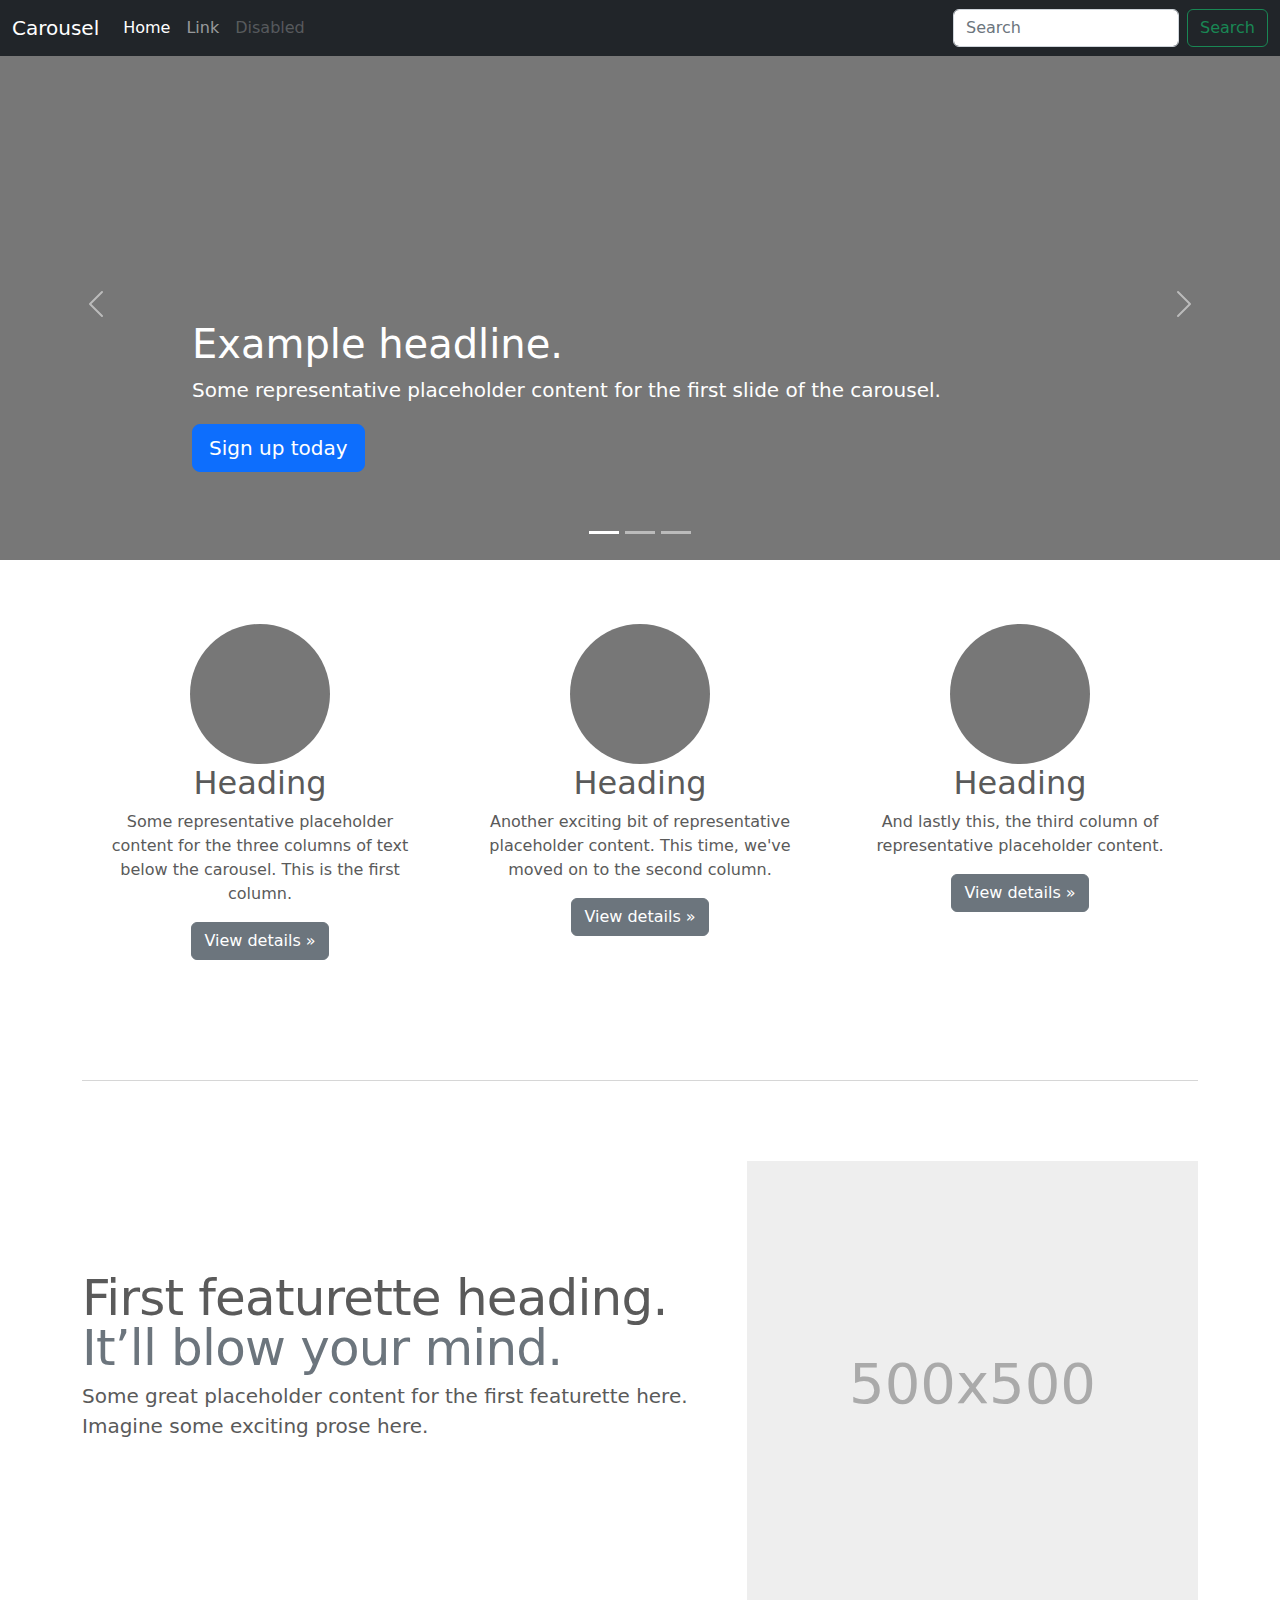
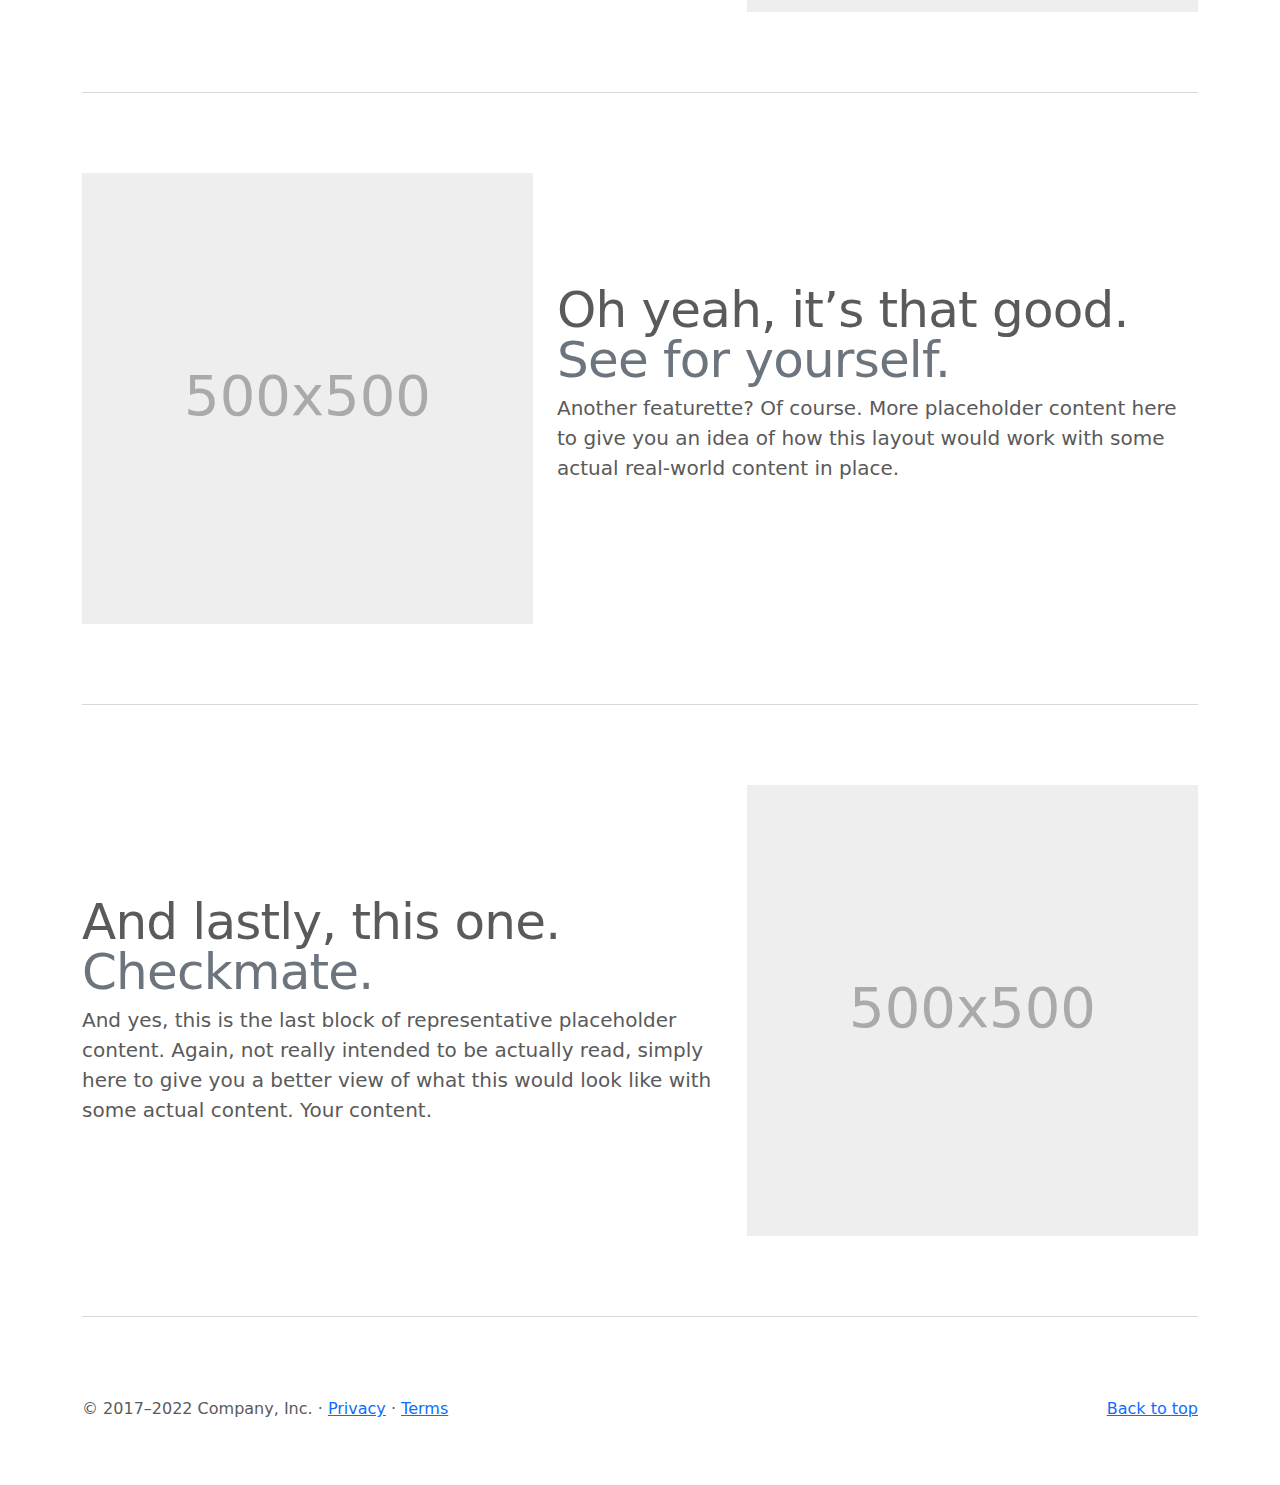
<file: bootstrap-5.2.1-examples/carousel/index.html>
<!doctype html>
<html lang="en">
  <head>
    <meta charset="utf-8">
    <meta name="viewport" content="width=device-width, initial-scale=1">
    <meta name="description" content="">
    <meta name="author" content="Mark Otto, Jacob Thornton, and Bootstrap contributors">
    <meta name="generator" content="Hugo 0.101.0">
    <title>Carousel Template · Bootstrap v5.2</title>

    <link rel="canonical" href="https://getbootstrap.com/docs/5.2/examples/carousel/">

    

    

<link href="../assets/dist/css/bootstrap.min.css" rel="stylesheet">

    <style>
      .bd-placeholder-img {
        font-size: 1.125rem;
        text-anchor: middle;
        -webkit-user-select: none;
        -moz-user-select: none;
        user-select: none;
      }

      @media (min-width: 768px) {
        .bd-placeholder-img-lg {
          font-size: 3.5rem;
        }
      }

      .b-example-divider {
        height: 3rem;
        background-color: rgba(0, 0, 0, .1);
        border: solid rgba(0, 0, 0, .15);
        border-width: 1px 0;
        box-shadow: inset 0 .5em 1.5em rgba(0, 0, 0, .1), inset 0 .125em .5em rgba(0, 0, 0, .15);
      }

      .b-example-vr {
        flex-shrink: 0;
        width: 1.5rem;
        height: 100vh;
      }

      .bi {
        vertical-align: -.125em;
        fill: currentColor;
      }

      .nav-scroller {
        position: relative;
        z-index: 2;
        height: 2.75rem;
        overflow-y: hidden;
      }

      .nav-scroller .nav {
        display: flex;
        flex-wrap: nowrap;
        padding-bottom: 1rem;
        margin-top: -1px;
        overflow-x: auto;
        text-align: center;
        white-space: nowrap;
        -webkit-overflow-scrolling: touch;
      }
    </style>

    
    <!-- Custom styles for this template -->
    <link href="carousel.css" rel="stylesheet">
  </head>
  <body>
    
<header>
  <nav class="navbar navbar-expand-md navbar-dark fixed-top bg-dark">
    <div class="container-fluid">
      <a class="navbar-brand" href="#">Carousel</a>
      <button class="navbar-toggler" type="button" data-bs-toggle="collapse" data-bs-target="#navbarCollapse" aria-controls="navbarCollapse" aria-expanded="false" aria-label="Toggle navigation">
        <span class="navbar-toggler-icon"></span>
      </button>
      <div class="collapse navbar-collapse" id="navbarCollapse">
        <ul class="navbar-nav me-auto mb-2 mb-md-0">
          <li class="nav-item">
            <a class="nav-link active" aria-current="page" href="#">Home</a>
          </li>
          <li class="nav-item">
            <a class="nav-link" href="#">Link</a>
          </li>
          <li class="nav-item">
            <a class="nav-link disabled">Disabled</a>
          </li>
        </ul>
        <form class="d-flex" role="search">
          <input class="form-control me-2" type="search" placeholder="Search" aria-label="Search">
          <button class="btn btn-outline-success" type="submit">Search</button>
        </form>
      </div>
    </div>
  </nav>
</header>

<main>

  <div id="myCarousel" class="carousel slide" data-bs-ride="carousel">
    <div class="carousel-indicators">
      <button type="button" data-bs-target="#myCarousel" data-bs-slide-to="0" class="active" aria-current="true" aria-label="Slide 1"></button>
      <button type="button" data-bs-target="#myCarousel" data-bs-slide-to="1" aria-label="Slide 2"></button>
      <button type="button" data-bs-target="#myCarousel" data-bs-slide-to="2" aria-label="Slide 3"></button>
    </div>
    <div class="carousel-inner">
      <div class="carousel-item active">
        <svg class="bd-placeholder-img" width="100%" height="100%" xmlns="http://www.w3.org/2000/svg" aria-hidden="true" preserveAspectRatio="xMidYMid slice" focusable="false"><rect width="100%" height="100%" fill="#777"/></svg>

        <div class="container">
          <div class="carousel-caption text-start">
            <h1>Example headline.</h1>
            <p>Some representative placeholder content for the first slide of the carousel.</p>
            <p><a class="btn btn-lg btn-primary" href="#">Sign up today</a></p>
          </div>
        </div>
      </div>
      <div class="carousel-item">
        <svg class="bd-placeholder-img" width="100%" height="100%" xmlns="http://www.w3.org/2000/svg" aria-hidden="true" preserveAspectRatio="xMidYMid slice" focusable="false"><rect width="100%" height="100%" fill="#777"/></svg>

        <div class="container">
          <div class="carousel-caption">
            <h1>Another example headline.</h1>
            <p>Some representative placeholder content for the second slide of the carousel.</p>
            <p><a class="btn btn-lg btn-primary" href="#">Learn more</a></p>
          </div>
        </div>
      </div>
      <div class="carousel-item">
        <svg class="bd-placeholder-img" width="100%" height="100%" xmlns="http://www.w3.org/2000/svg" aria-hidden="true" preserveAspectRatio="xMidYMid slice" focusable="false"><rect width="100%" height="100%" fill="#777"/></svg>

        <div class="container">
          <div class="carousel-caption text-end">
            <h1>One more for good measure.</h1>
            <p>Some representative placeholder content for the third slide of this carousel.</p>
            <p><a class="btn btn-lg btn-primary" href="#">Browse gallery</a></p>
          </div>
        </div>
      </div>
    </div>
    <button class="carousel-control-prev" type="button" data-bs-target="#myCarousel" data-bs-slide="prev">
      <span class="carousel-control-prev-icon" aria-hidden="true"></span>
      <span class="visually-hidden">Previous</span>
    </button>
    <button class="carousel-control-next" type="button" data-bs-target="#myCarousel" data-bs-slide="next">
      <span class="carousel-control-next-icon" aria-hidden="true"></span>
      <span class="visually-hidden">Next</span>
    </button>
  </div>


  <!-- Marketing messaging and featurettes
  ================================================== -->
  <!-- Wrap the rest of the page in another container to center all the content. -->

  <div class="container marketing">

    <!-- Three columns of text below the carousel -->
    <div class="row">
      <div class="col-lg-4">
        <svg class="bd-placeholder-img rounded-circle" width="140" height="140" xmlns="http://www.w3.org/2000/svg" role="img" aria-label="Placeholder: 140x140" preserveAspectRatio="xMidYMid slice" focusable="false"><title>Placeholder</title><rect width="100%" height="100%" fill="#777"/><text x="50%" y="50%" fill="#777" dy=".3em">140x140</text></svg>

        <h2 class="fw-normal">Heading</h2>
        <p>Some representative placeholder content for the three columns of text below the carousel. This is the first column.</p>
        <p><a class="btn btn-secondary" href="#">View details &raquo;</a></p>
      </div><!-- /.col-lg-4 -->
      <div class="col-lg-4">
        <svg class="bd-placeholder-img rounded-circle" width="140" height="140" xmlns="http://www.w3.org/2000/svg" role="img" aria-label="Placeholder: 140x140" preserveAspectRatio="xMidYMid slice" focusable="false"><title>Placeholder</title><rect width="100%" height="100%" fill="#777"/><text x="50%" y="50%" fill="#777" dy=".3em">140x140</text></svg>

        <h2 class="fw-normal">Heading</h2>
        <p>Another exciting bit of representative placeholder content. This time, we've moved on to the second column.</p>
        <p><a class="btn btn-secondary" href="#">View details &raquo;</a></p>
      </div><!-- /.col-lg-4 -->
      <div class="col-lg-4">
        <svg class="bd-placeholder-img rounded-circle" width="140" height="140" xmlns="http://www.w3.org/2000/svg" role="img" aria-label="Placeholder: 140x140" preserveAspectRatio="xMidYMid slice" focusable="false"><title>Placeholder</title><rect width="100%" height="100%" fill="#777"/><text x="50%" y="50%" fill="#777" dy=".3em">140x140</text></svg>

        <h2 class="fw-normal">Heading</h2>
        <p>And lastly this, the third column of representative placeholder content.</p>
        <p><a class="btn btn-secondary" href="#">View details &raquo;</a></p>
      </div><!-- /.col-lg-4 -->
    </div><!-- /.row -->


    <!-- START THE FEATURETTES -->

    <hr class="featurette-divider">

    <div class="row featurette">
      <div class="col-md-7">
        <h2 class="featurette-heading fw-normal lh-1">First featurette heading. <span class="text-muted">It’ll blow your mind.</span></h2>
        <p class="lead">Some great placeholder content for the first featurette here. Imagine some exciting prose here.</p>
      </div>
      <div class="col-md-5">
        <svg class="bd-placeholder-img bd-placeholder-img-lg featurette-image img-fluid mx-auto" width="500" height="500" xmlns="http://www.w3.org/2000/svg" role="img" aria-label="Placeholder: 500x500" preserveAspectRatio="xMidYMid slice" focusable="false"><title>Placeholder</title><rect width="100%" height="100%" fill="#eee"/><text x="50%" y="50%" fill="#aaa" dy=".3em">500x500</text></svg>

      </div>
    </div>

    <hr class="featurette-divider">

    <div class="row featurette">
      <div class="col-md-7 order-md-2">
        <h2 class="featurette-heading fw-normal lh-1">Oh yeah, it’s that good. <span class="text-muted">See for yourself.</span></h2>
        <p class="lead">Another featurette? Of course. More placeholder content here to give you an idea of how this layout would work with some actual real-world content in place.</p>
      </div>
      <div class="col-md-5 order-md-1">
        <svg class="bd-placeholder-img bd-placeholder-img-lg featurette-image img-fluid mx-auto" width="500" height="500" xmlns="http://www.w3.org/2000/svg" role="img" aria-label="Placeholder: 500x500" preserveAspectRatio="xMidYMid slice" focusable="false"><title>Placeholder</title><rect width="100%" height="100%" fill="#eee"/><text x="50%" y="50%" fill="#aaa" dy=".3em">500x500</text></svg>

      </div>
    </div>

    <hr class="featurette-divider">

    <div class="row featurette">
      <div class="col-md-7">
        <h2 class="featurette-heading fw-normal lh-1">And lastly, this one. <span class="text-muted">Checkmate.</span></h2>
        <p class="lead">And yes, this is the last block of representative placeholder content. Again, not really intended to be actually read, simply here to give you a better view of what this would look like with some actual content. Your content.</p>
      </div>
      <div class="col-md-5">
        <svg class="bd-placeholder-img bd-placeholder-img-lg featurette-image img-fluid mx-auto" width="500" height="500" xmlns="http://www.w3.org/2000/svg" role="img" aria-label="Placeholder: 500x500" preserveAspectRatio="xMidYMid slice" focusable="false"><title>Placeholder</title><rect width="100%" height="100%" fill="#eee"/><text x="50%" y="50%" fill="#aaa" dy=".3em">500x500</text></svg>

      </div>
    </div>

    <hr class="featurette-divider">

    <!-- /END THE FEATURETTES -->

  </div><!-- /.container -->


  <!-- FOOTER -->
  <footer class="container">
    <p class="float-end"><a href="#">Back to top</a></p>
    <p>&copy; 2017–2022 Company, Inc. &middot; <a href="#">Privacy</a> &middot; <a href="#">Terms</a></p>
  </footer>
</main>


    <script src="../assets/dist/js/bootstrap.bundle.min.js"></script>

      
  </body>
</html>
</file>
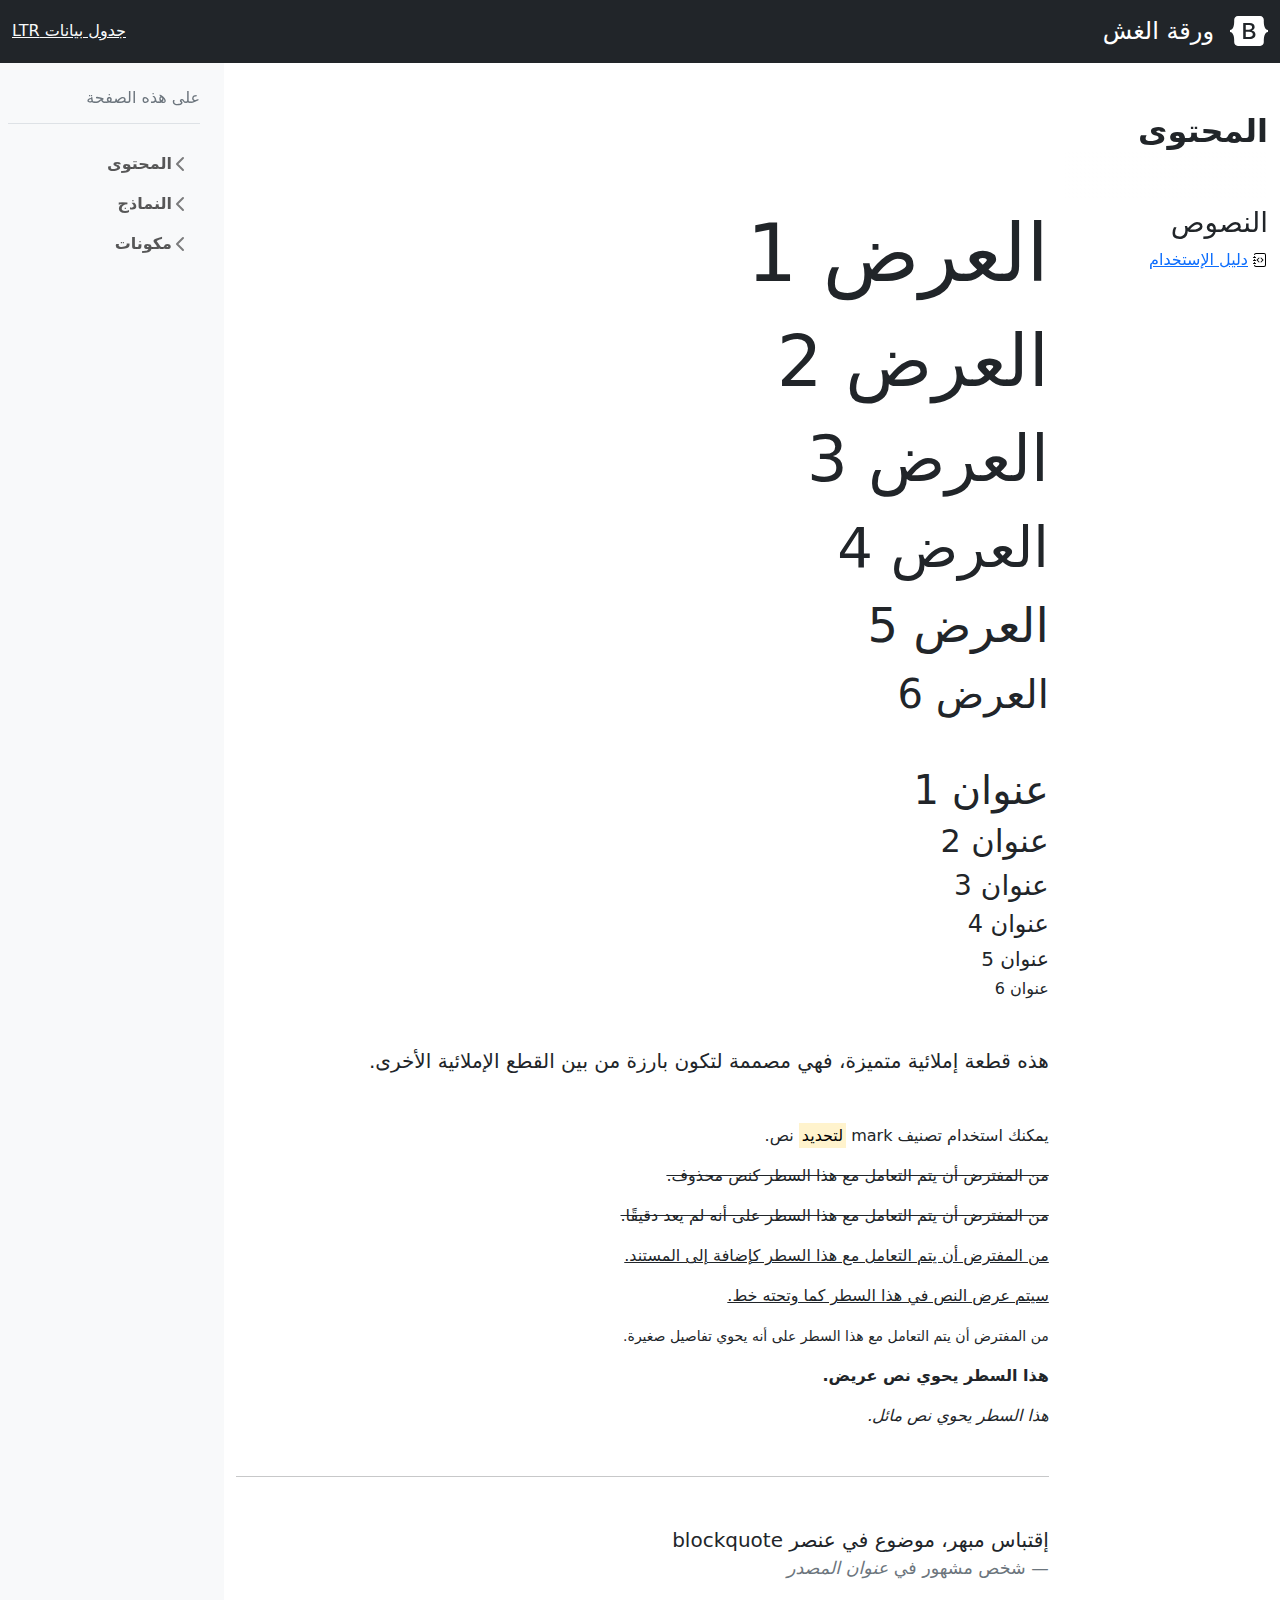
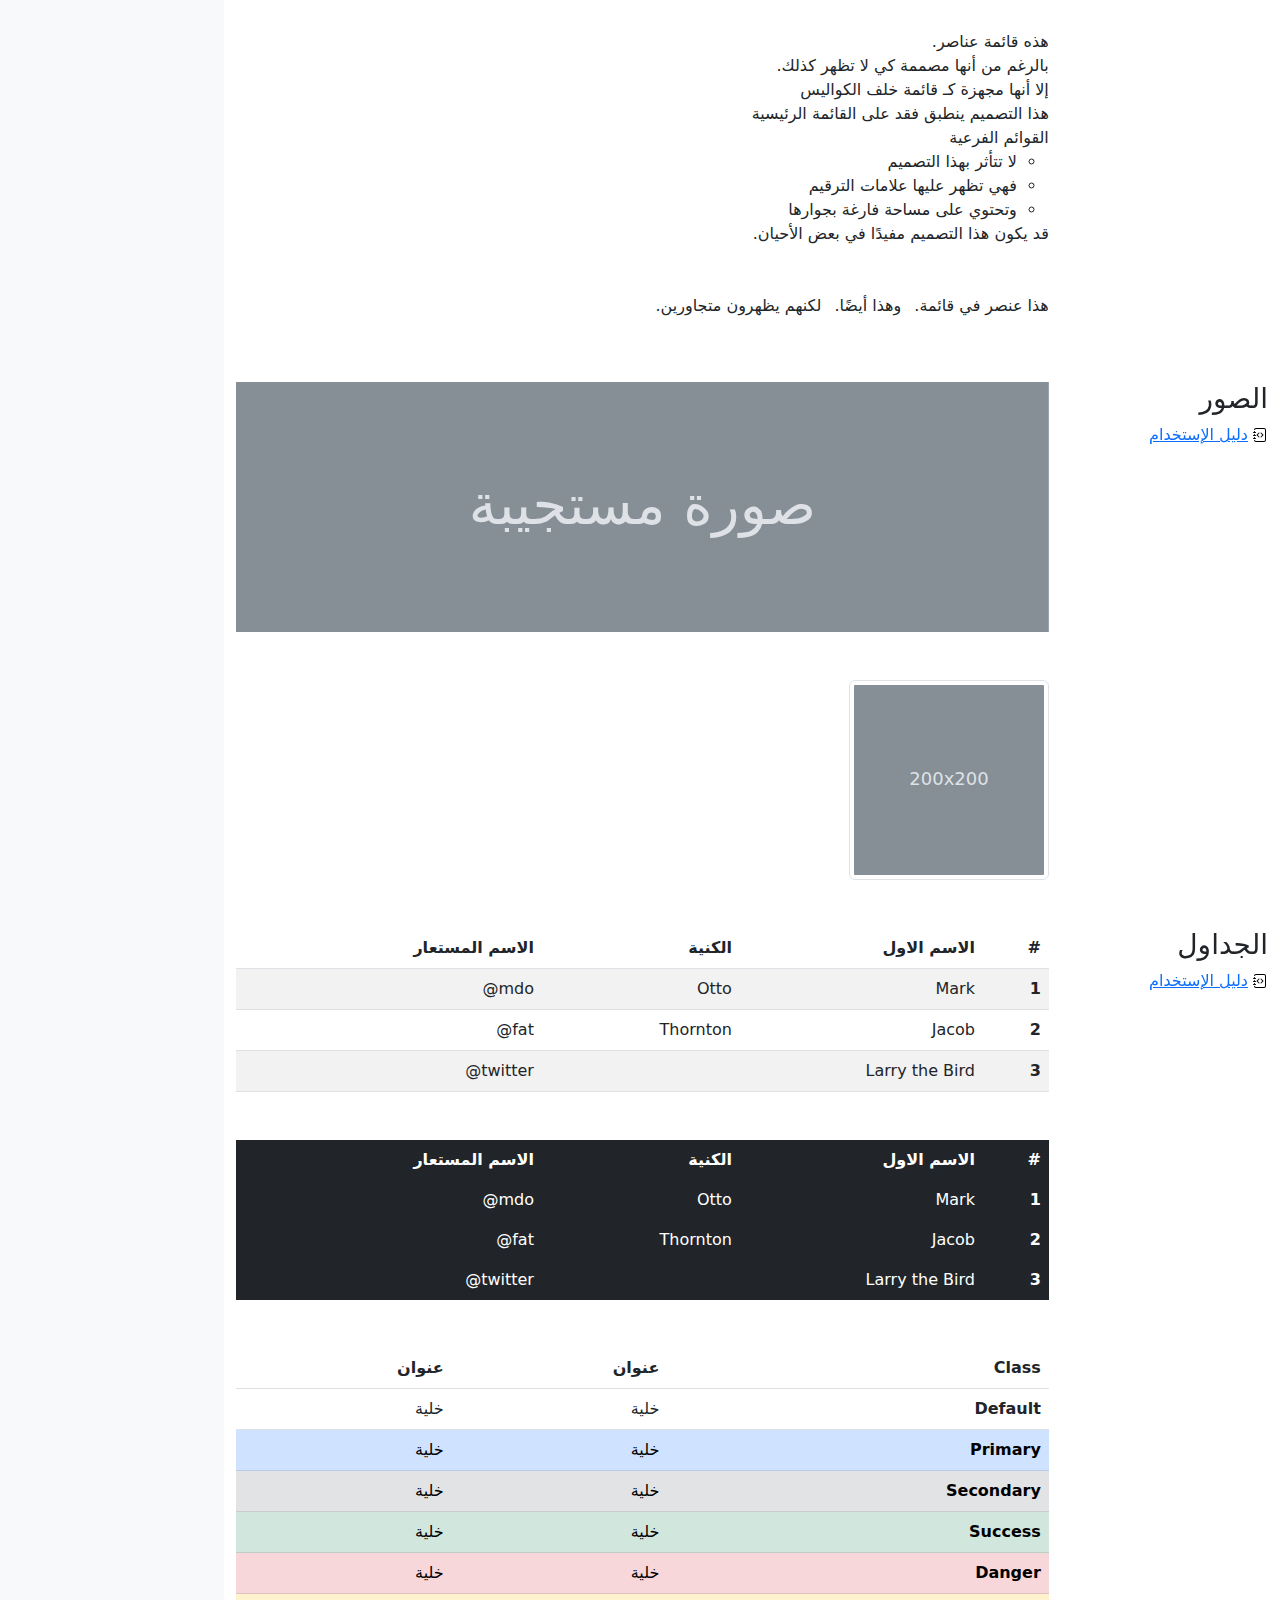
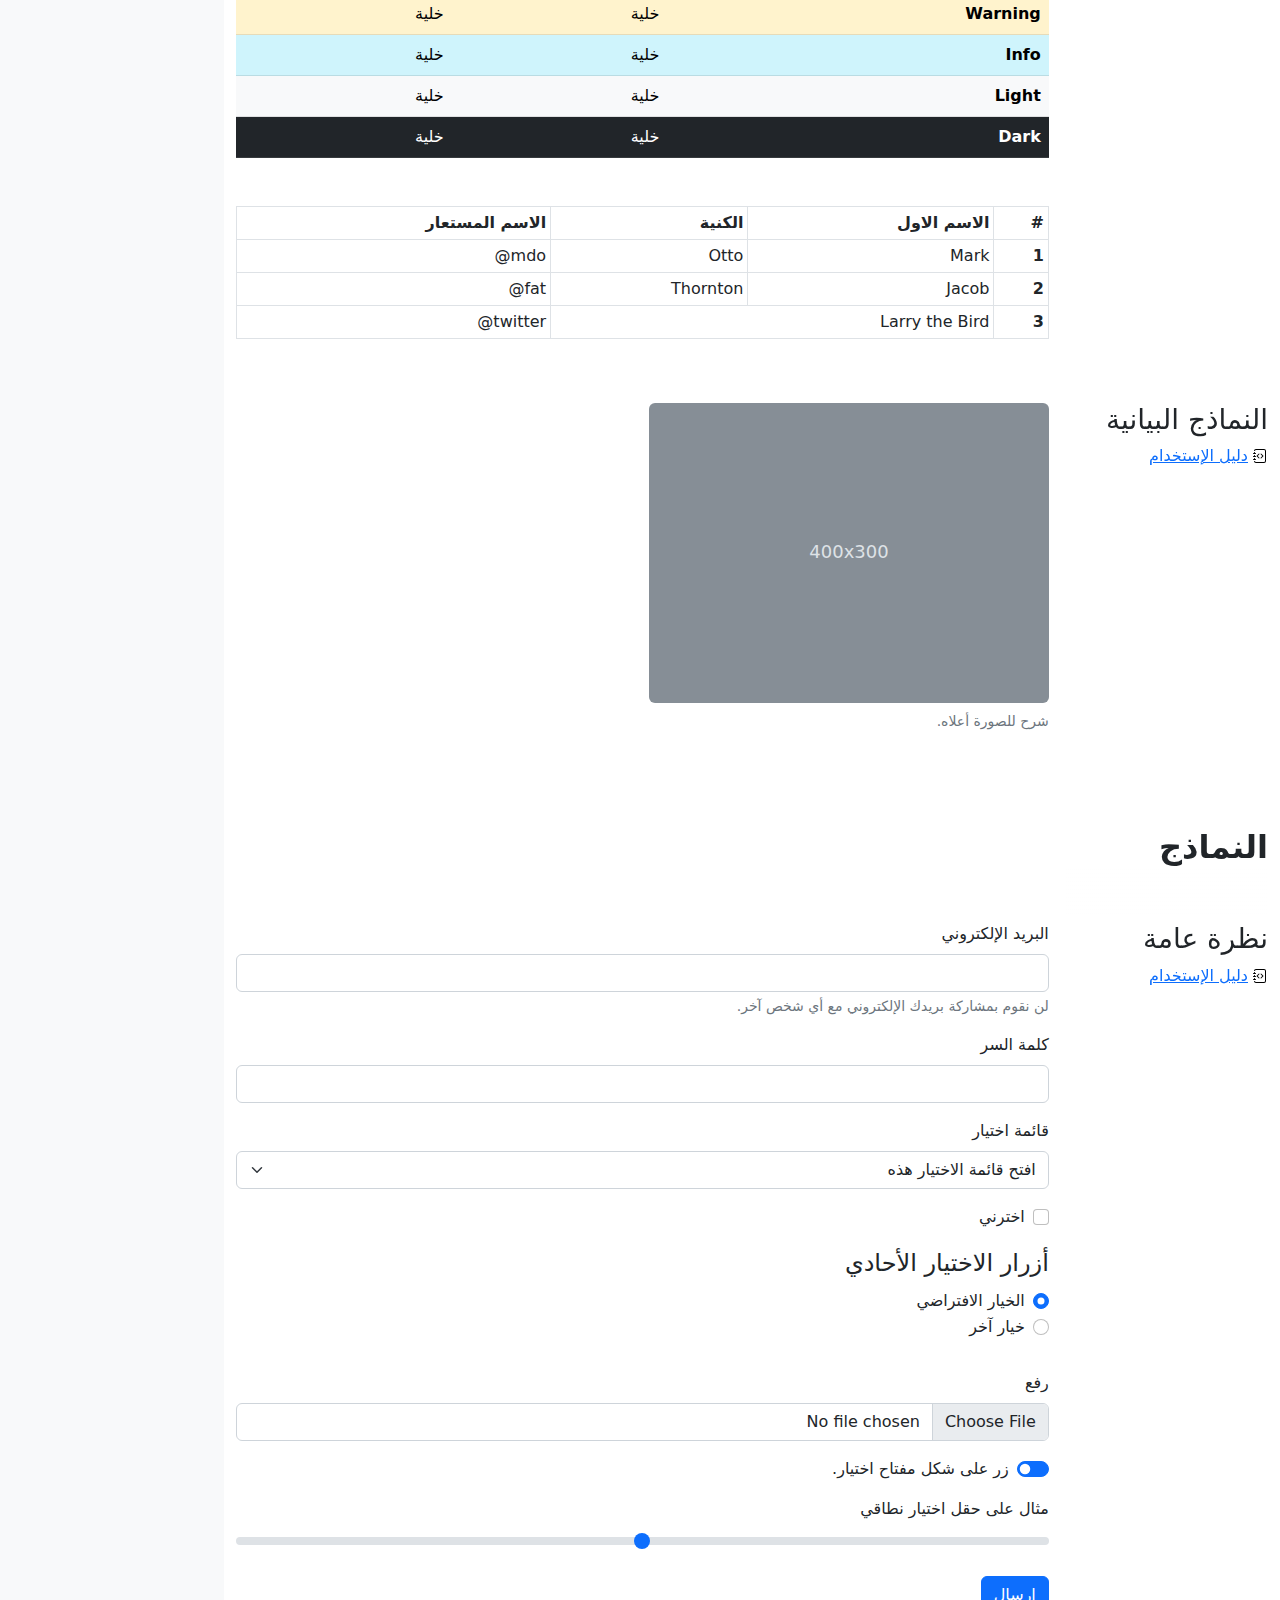
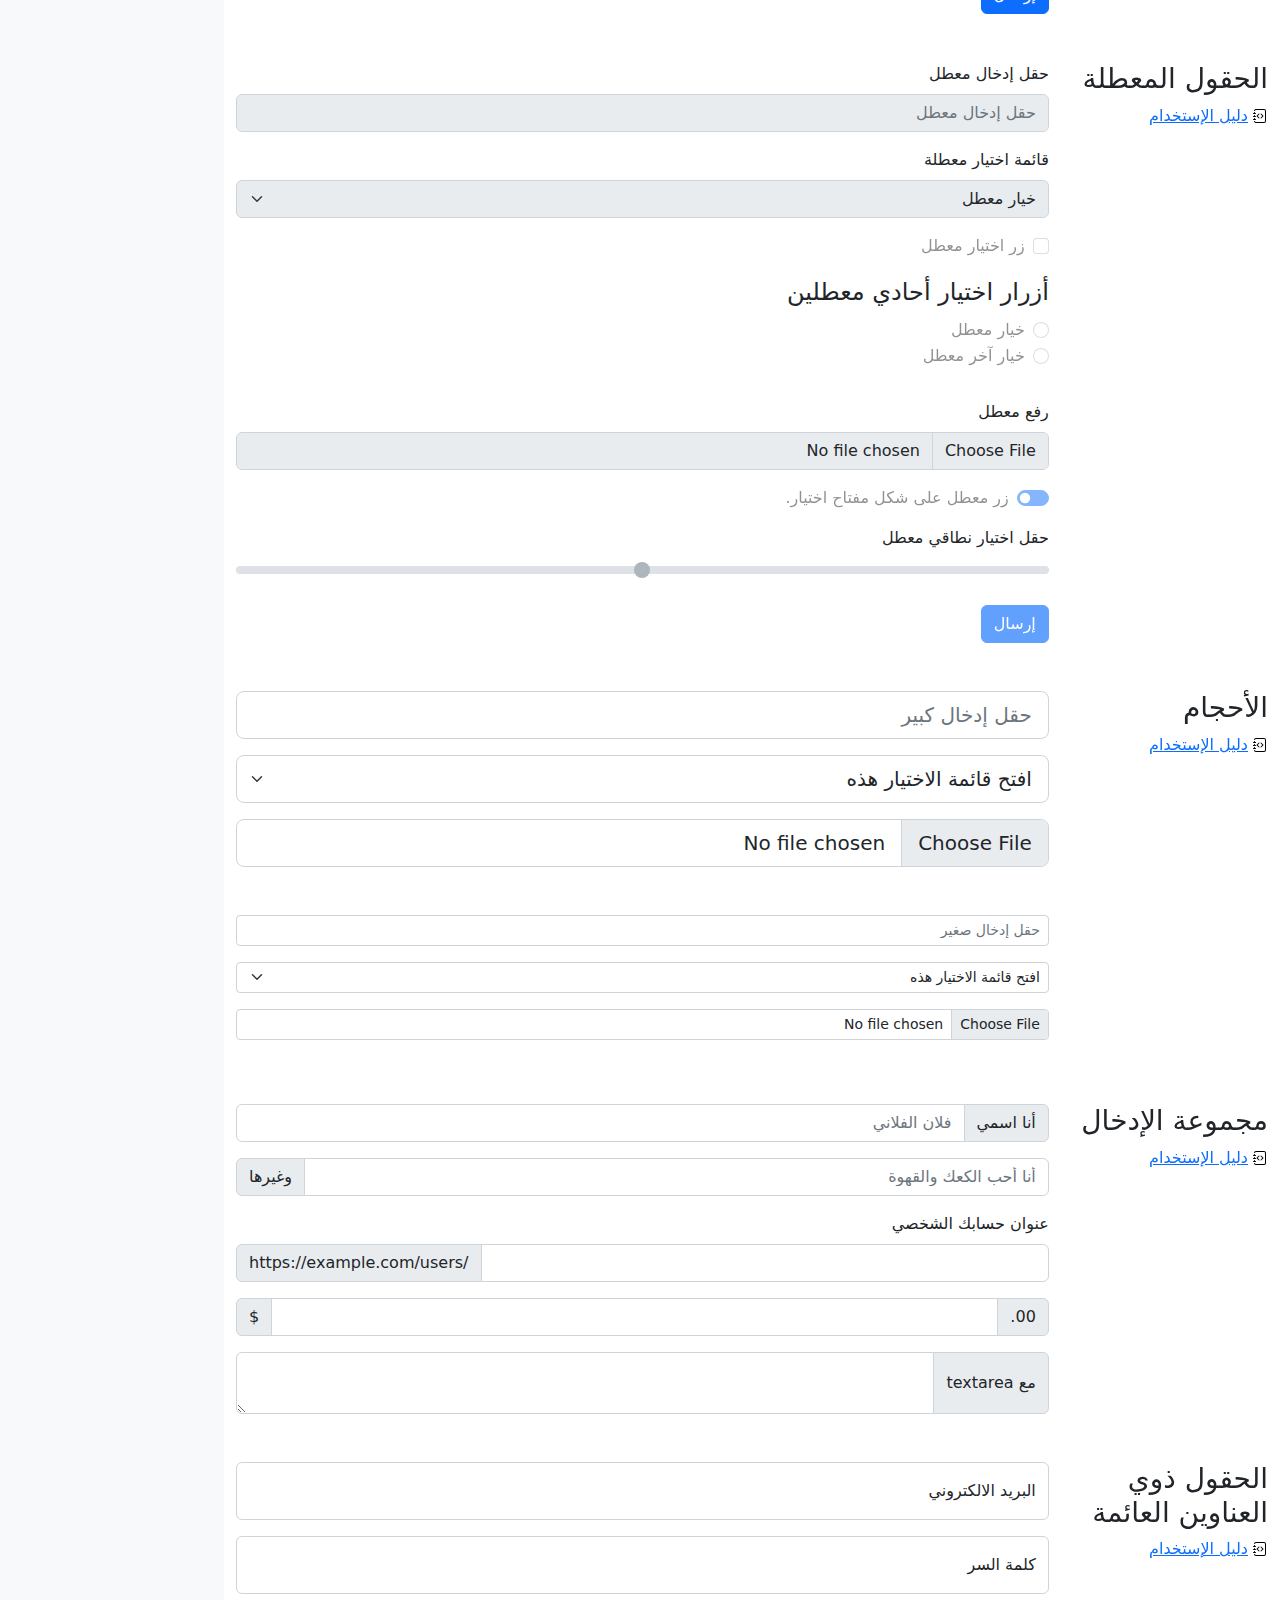
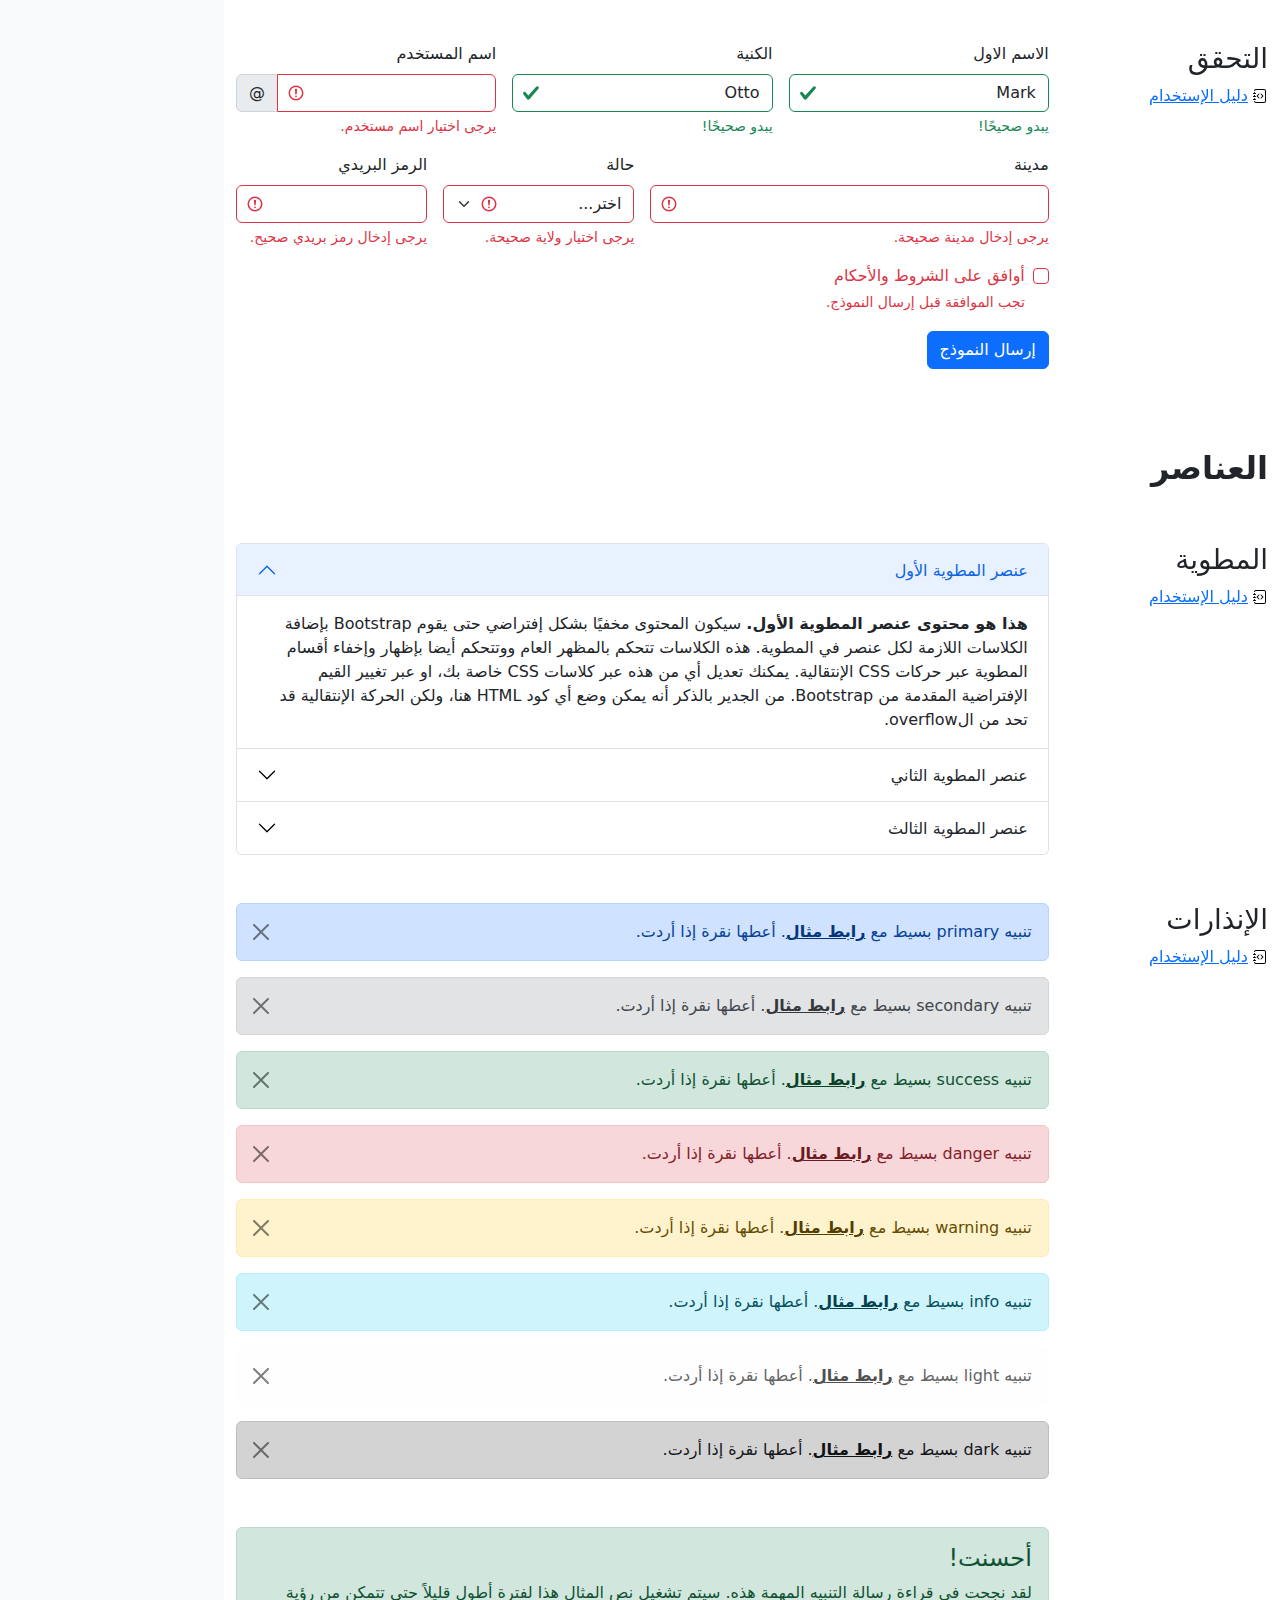
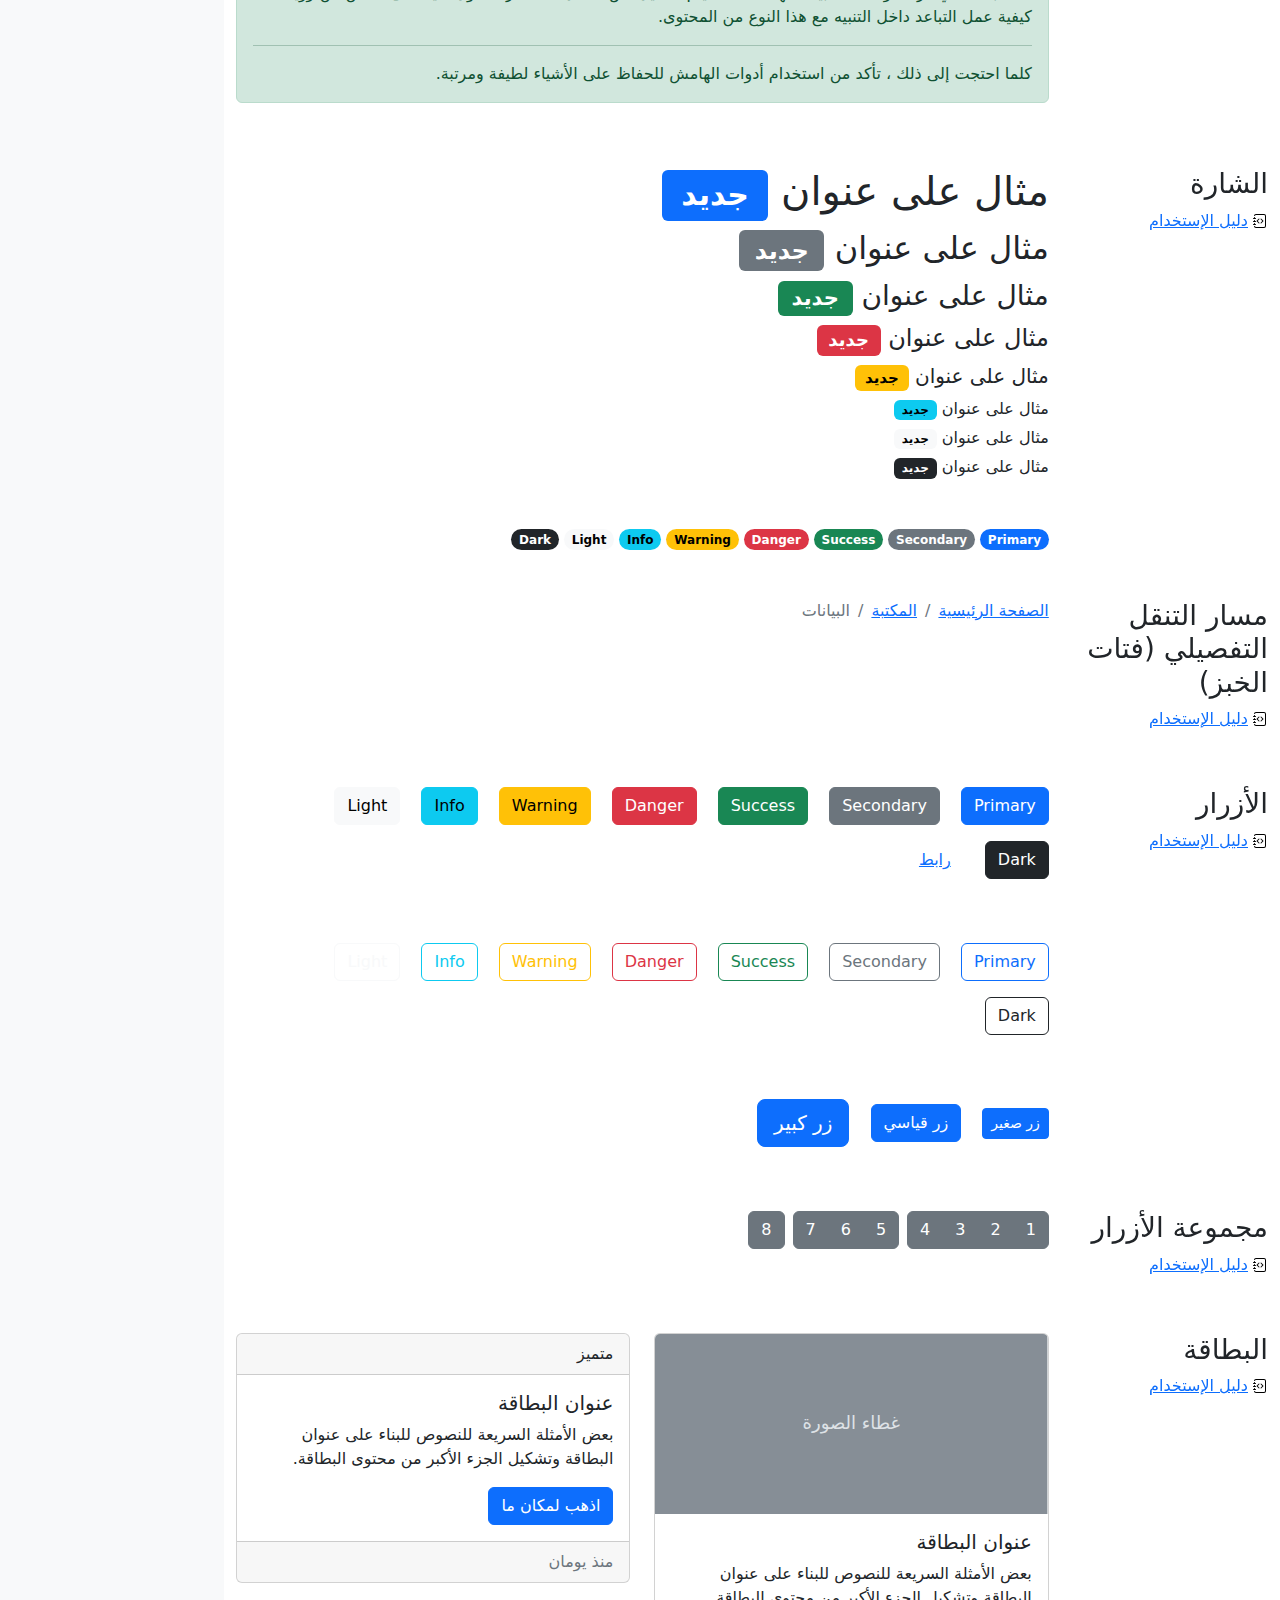
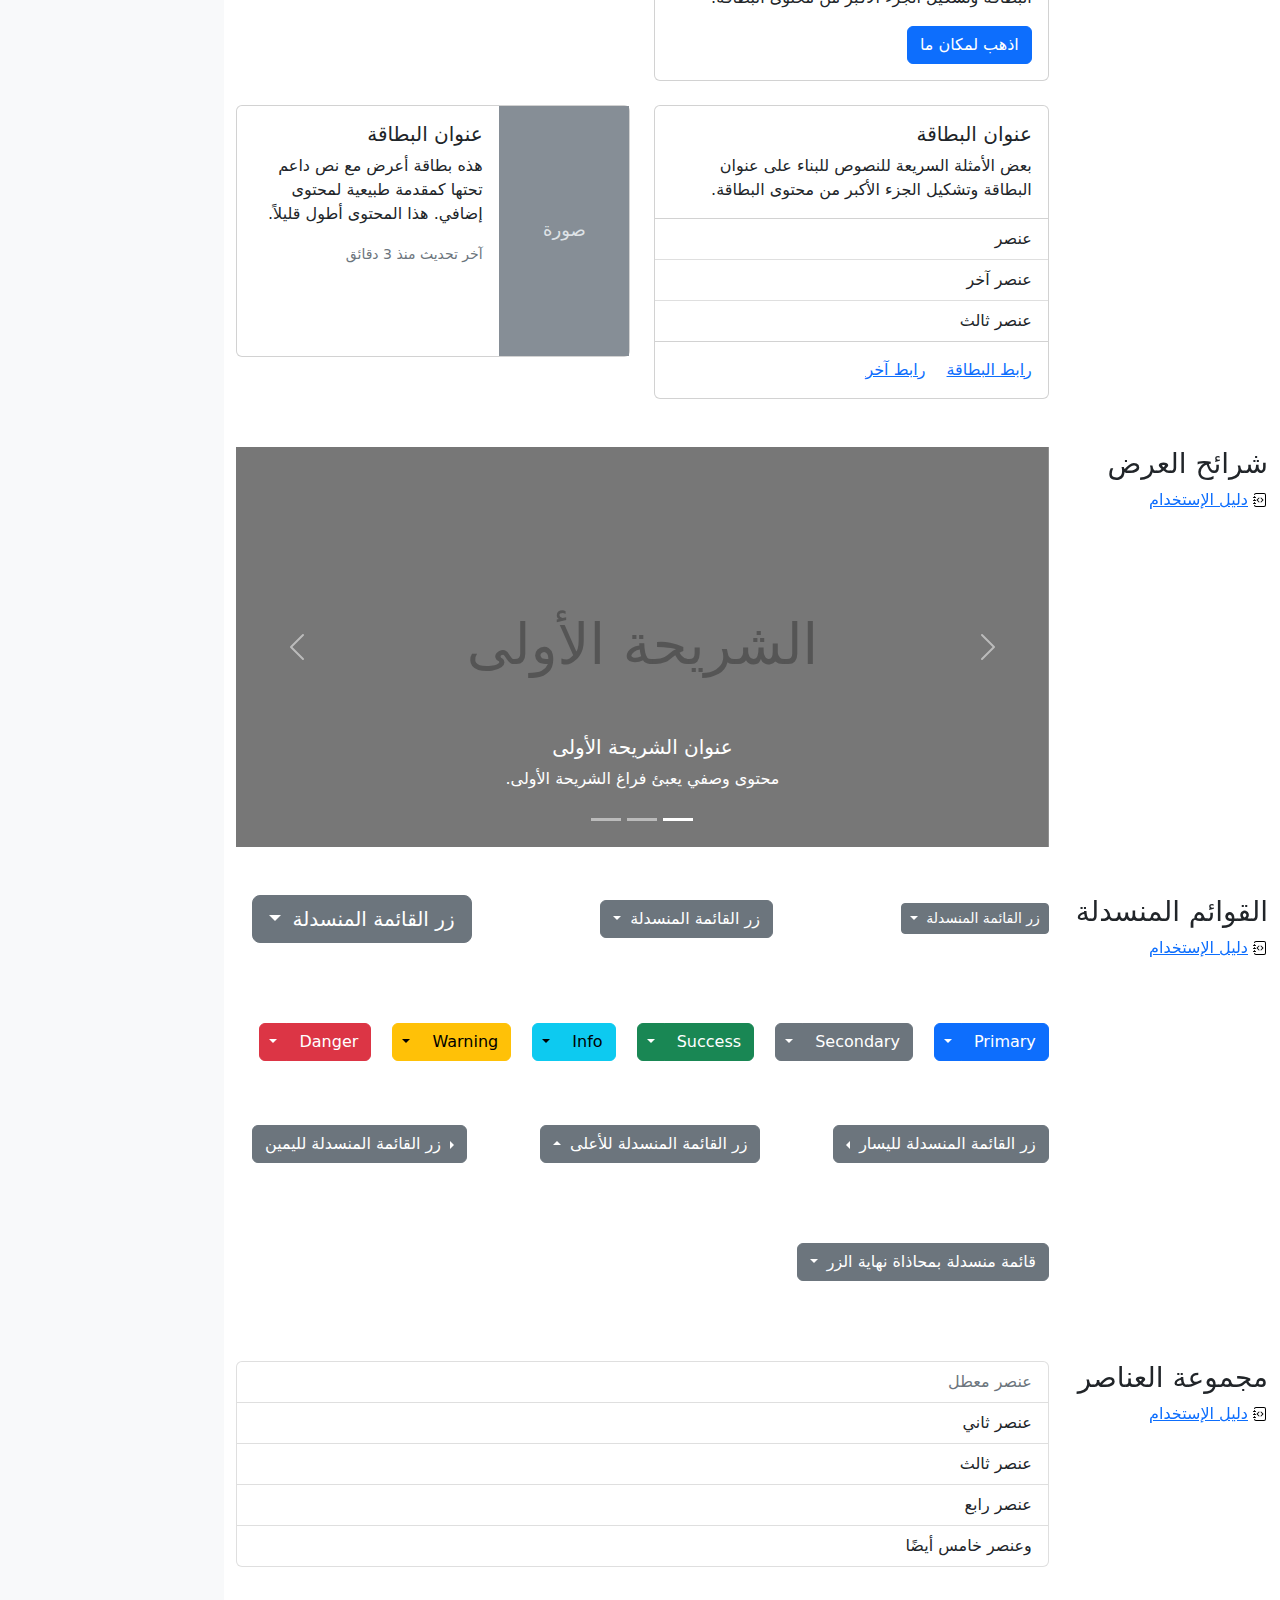
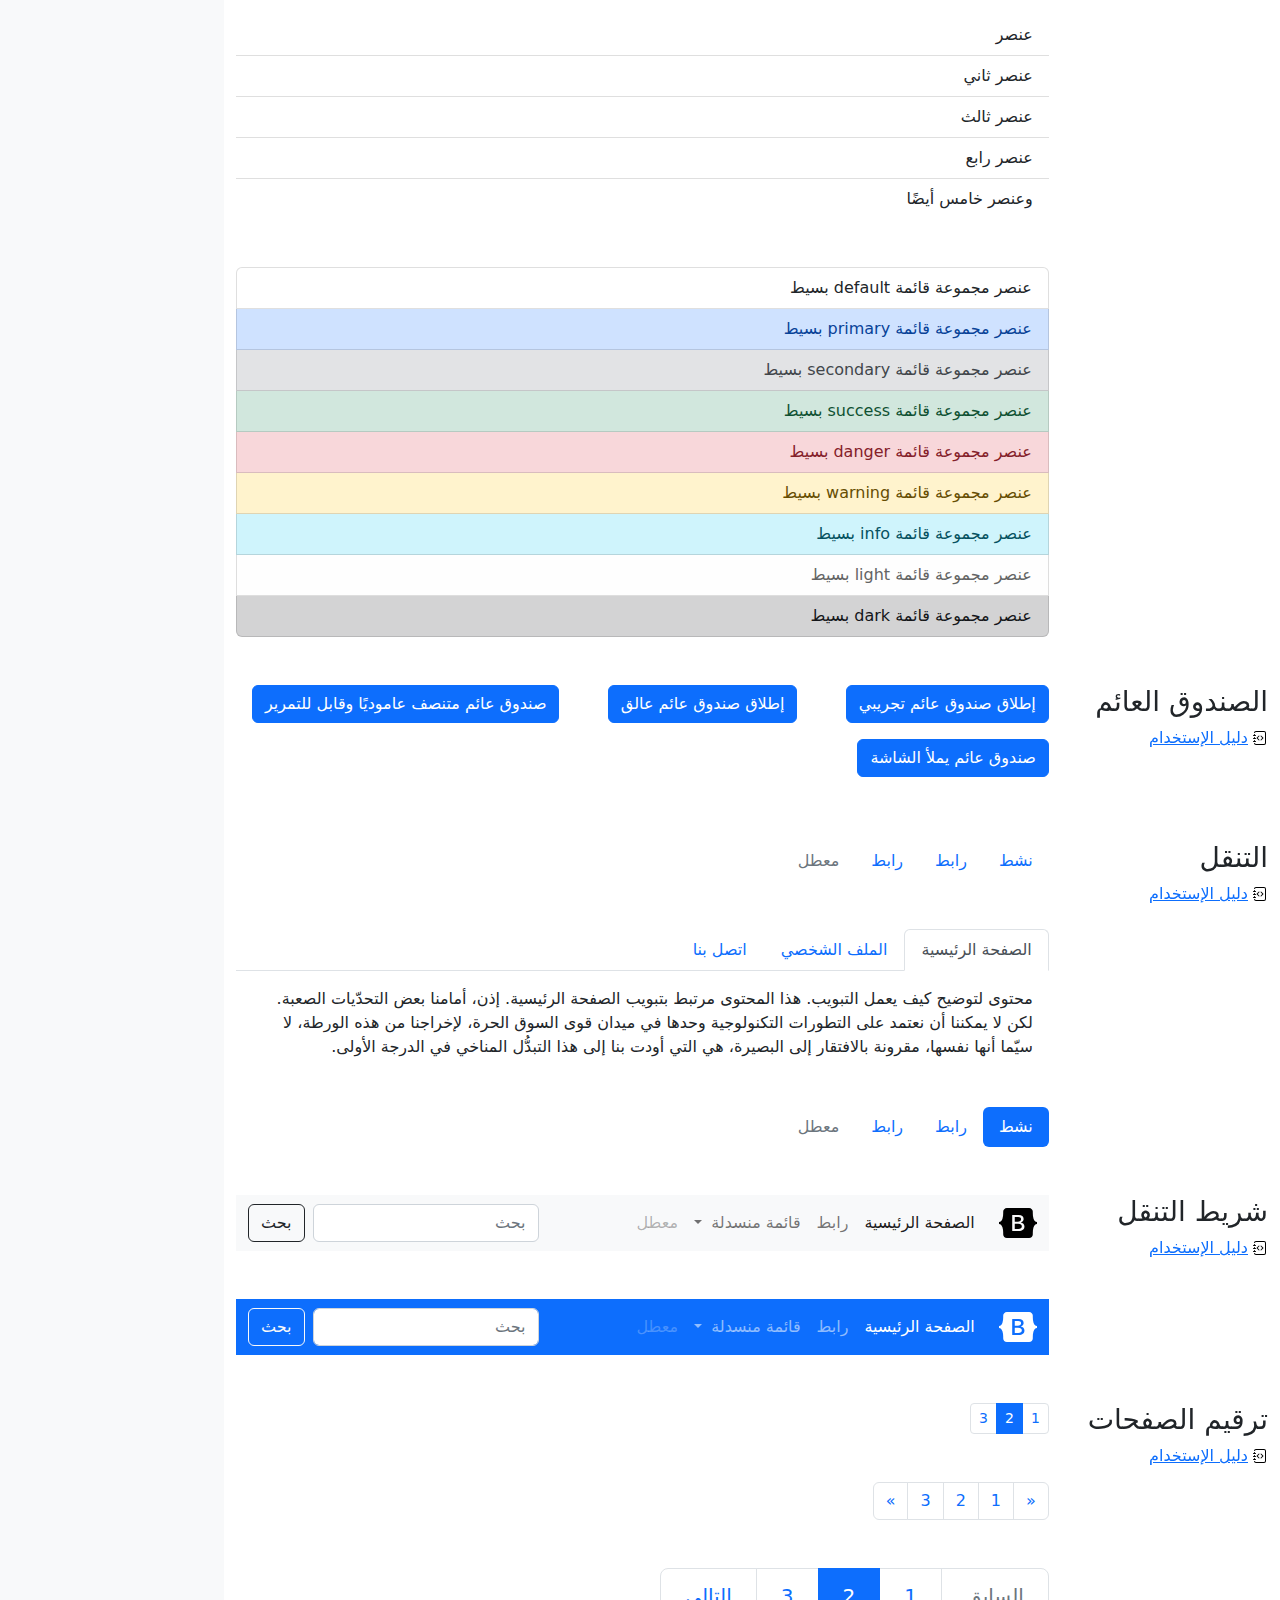
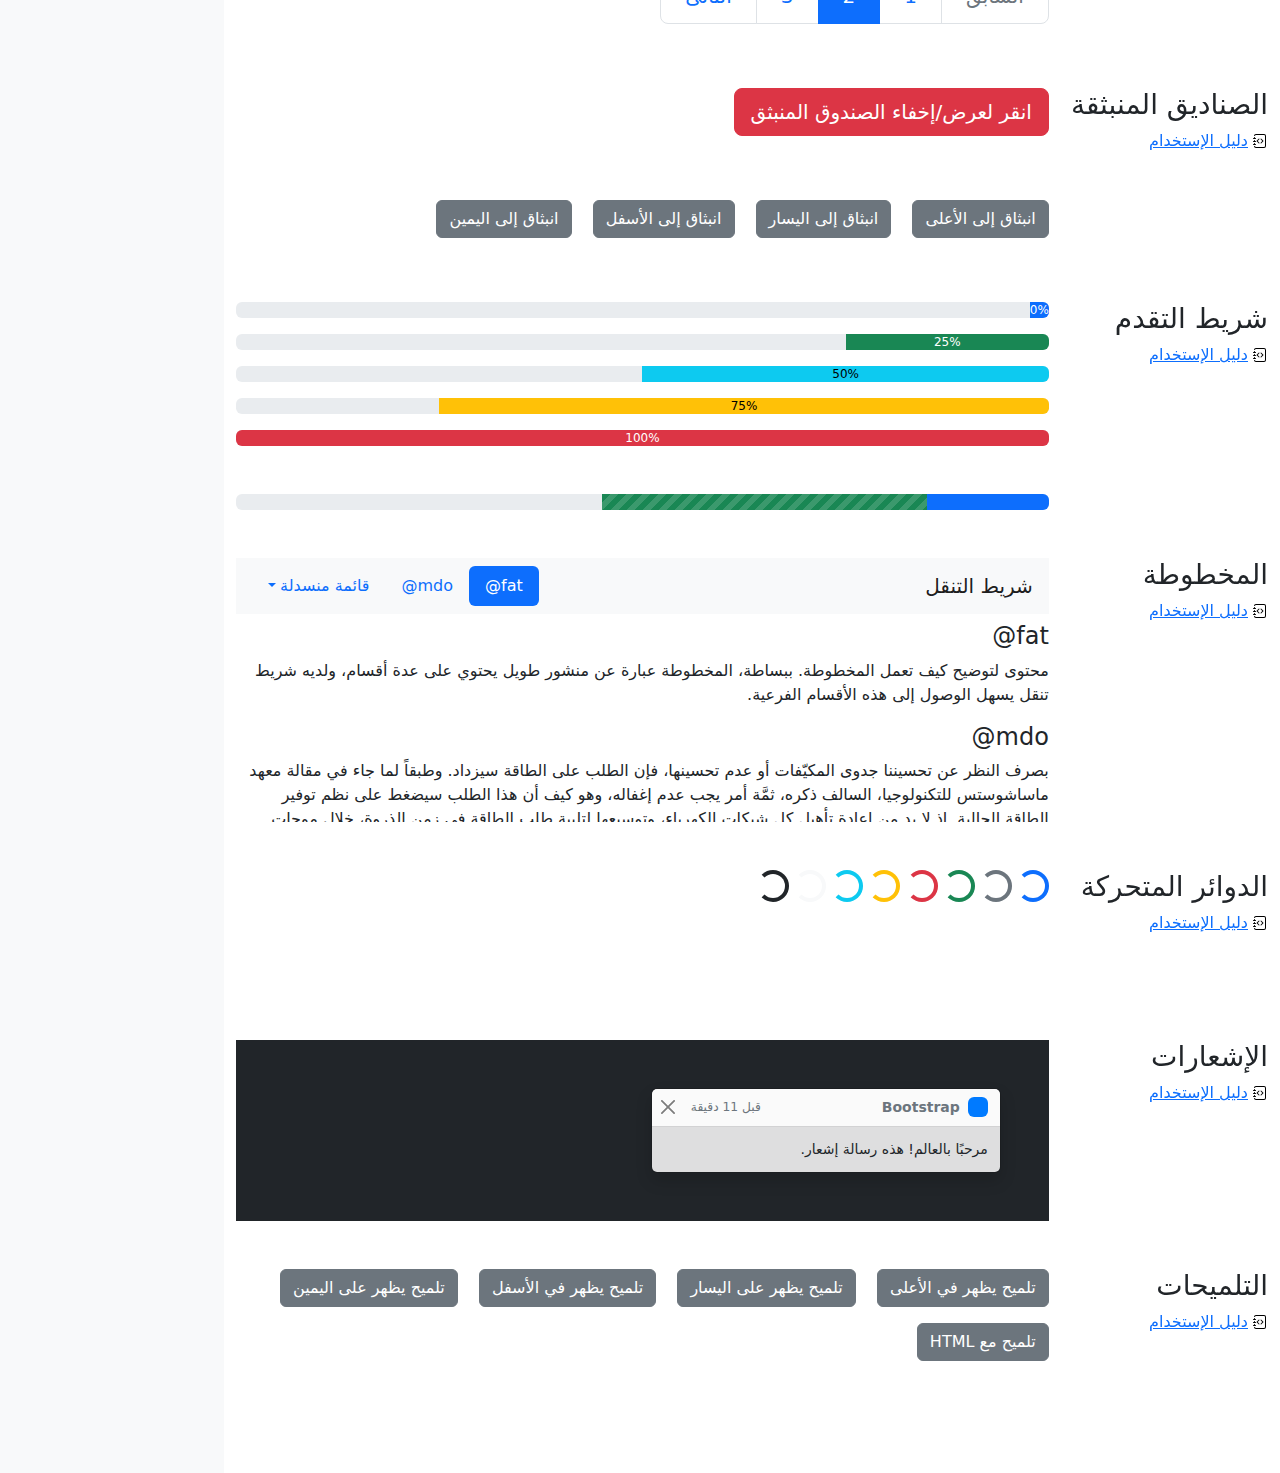
<file: bootstrap-5.2.1-examples/cheatsheet-rtl/index.html>
<!doctype html>
<html lang="ar" dir="rtl">
  <head>
    <meta charset="utf-8">
    <meta name="viewport" content="width=device-width, initial-scale=1">
    <meta name="description" content="">
    <meta name="author" content="Mark Otto, Jacob Thornton, and Bootstrap contributors">
    <meta name="generator" content="Hugo 0.101.0">
    <title>ورقة الغش · Bootstrap v5.2</title>

    <link rel="canonical" href="https://getbootstrap.com/docs/5.2/examples/cheatsheet-rtl/">

    

    

<link href="../assets/dist/css/bootstrap.rtl.min.css" rel="stylesheet">

    <style>
      .bd-placeholder-img {
        font-size: 1.125rem;
        text-anchor: middle;
        -webkit-user-select: none;
        -moz-user-select: none;
        user-select: none;
      }

      @media (min-width: 768px) {
        .bd-placeholder-img-lg {
          font-size: 3.5rem;
        }
      }

      .b-example-divider {
        height: 3rem;
        background-color: rgba(0, 0, 0, .1);
        border: solid rgba(0, 0, 0, .15);
        border-width: 1px 0;
        box-shadow: inset 0 .5em 1.5em rgba(0, 0, 0, .1), inset 0 .125em .5em rgba(0, 0, 0, .15);
      }

      .b-example-vr {
        flex-shrink: 0;
        width: 1.5rem;
        height: 100vh;
      }

      .bi {
        vertical-align: -.125em;
        fill: currentColor;
      }

      .nav-scroller {
        position: relative;
        z-index: 2;
        height: 2.75rem;
        overflow-y: hidden;
      }

      .nav-scroller .nav {
        display: flex;
        flex-wrap: nowrap;
        padding-bottom: 1rem;
        margin-top: -1px;
        overflow-x: auto;
        text-align: center;
        white-space: nowrap;
        -webkit-overflow-scrolling: touch;
      }
    </style>

    
    <!-- Custom styles for this template -->
    <link href="../cheatsheet/cheatsheet.rtl.css" rel="stylesheet">
  </head>
  <body class="bg-light">
    
<header class="bd-header bg-dark py-3 d-flex align-items-stretch border-bottom border-dark">
  <div class="container-fluid d-flex align-items-center">
    <h1 class="d-flex align-items-center fs-4 text-white mb-0">
      <img src="../assets/brand/bootstrap-logo-white.svg" width="38" height="30" class="me-3" alt="Bootstrap">
      ورقة الغش
    </h1>
    <a href="../examples/cheatsheet/" class="ms-auto link-light" hreflang="en">جدول بيانات LTR</a>
  </div>
</header>
<aside class="bd-aside sticky-xl-top text-muted align-self-start mb-3 mb-xl-5 px-2">
  <h2 class="h6 pt-4 pb-3 mb-4 border-bottom">على هذه الصفحة</h2>
  <nav class="small" id="toc">
    <ul class="list-unstyled">
      <li class="my-2">
        <button class="btn d-inline-flex align-items-center collapsed border-0" data-bs-toggle="collapse" aria-expanded="false" data-bs-target="#contents-collapse" aria-controls="contents-collapse">المحتوى</button>
        <ul class="list-unstyled ps-3 collapse" id="contents-collapse">
          <li><a class="d-inline-flex align-items-center rounded text-decoration-none" href="#typography">النصوص</a></li>
          <li><a class="d-inline-flex align-items-center rounded text-decoration-none" href="#images">الصور</a></li>
          <li><a class="d-inline-flex align-items-center rounded text-decoration-none" href="#tables">الجداول</a></li>
          <li><a class="d-inline-flex align-items-center rounded text-decoration-none" href="#figures">النماذج البيانية</a></li>
        </ul>
      </li>
      <li class="my-2">
        <button class="btn d-inline-flex align-items-center collapsed border-0" data-bs-toggle="collapse" aria-expanded="false" data-bs-target="#forms-collapse" aria-controls="forms-collapse">النماذج</button>
        <ul class="list-unstyled ps-3 collapse" id="forms-collapse">
          <li><a class="d-inline-flex align-items-center rounded text-decoration-none" href="#overview">نظرة عامة</a></li>
          <li><a class="d-inline-flex align-items-center rounded text-decoration-none" href="#disabled-forms">الحقول المعطلة</a></li>
          <li><a class="d-inline-flex align-items-center rounded text-decoration-none" href="#sizing">الأحجام</a></li>
          <li><a class="d-inline-flex align-items-center rounded text-decoration-none" href="#input-group">مجموعة الإدخال</a></li>
          <li><a class="d-inline-flex align-items-center rounded text-decoration-none" href="#floating-labels">الحقول ذوي العناوين العائمة</a></li>
          <li><a class="d-inline-flex align-items-center rounded text-decoration-none" href="#validation">التحقق</a></li>
        </ul>
      </li>
      <li class="my-2">
        <button class="btn d-inline-flex align-items-center collapsed border-0" data-bs-toggle="collapse" aria-expanded="false" data-bs-target="#components-collapse" aria-controls="components-collapse">مكونات</button>
        <ul class="list-unstyled ps-3 collapse" id="components-collapse">
          <li><a class="d-inline-flex align-items-center rounded text-decoration-none" href="#accordion">المطوية</a></li>
          <li><a class="d-inline-flex align-items-center rounded text-decoration-none" href="#alerts">الإنذارات</a></li>
          <li><a class="d-inline-flex align-items-center rounded text-decoration-none" href="#badge">الشارة</a></li>
          <li><a class="d-inline-flex align-items-center rounded text-decoration-none" href="#breadcrumb">مسار التنقل التفصيلي</a></li>
          <li><a class="d-inline-flex align-items-center rounded text-decoration-none" href="#buttons">الأزرار</a></li>
          <li><a class="d-inline-flex align-items-center rounded text-decoration-none" href="#button-group">مجموعة الأزرار</a></li>
          <li><a class="d-inline-flex align-items-center rounded text-decoration-none" href="#card">البطاقة</a></li>
          <li><a class="d-inline-flex align-items-center rounded text-decoration-none" href="#carousel">شرائح العرض</a></li>
          <li><a class="d-inline-flex align-items-center rounded text-decoration-none" href="#dropdowns">القوائم المنسدلة</a></li>
          <li><a class="d-inline-flex align-items-center rounded text-decoration-none" href="#list-group">مجموعة العناصر</a></li>
          <li><a class="d-inline-flex align-items-center rounded text-decoration-none" href="#modal">الصندوق العائم</a></li>
          <li><a class="d-inline-flex align-items-center rounded text-decoration-none" href="#navs">التنقل</a></li>
          <li><a class="d-inline-flex align-items-center rounded text-decoration-none" href="#navbar">شريط التنقل</a></li>
          <li><a class="d-inline-flex align-items-center rounded text-decoration-none" href="#pagination">ترقيم الصفحات</a></li>
          <li><a class="d-inline-flex align-items-center rounded text-decoration-none" href="#popovers">الصناديق المنبثقة</a></li>
          <li><a class="d-inline-flex align-items-center rounded text-decoration-none" href="#progress">شريط التقدم</a></li>
          <li><a class="d-inline-flex align-items-center rounded text-decoration-none" href="#scrollspy">المخطوطة</a></li>
          <li><a class="d-inline-flex align-items-center rounded text-decoration-none" href="#spinners">الدوائر المتحركة</a></li>
          <li><a class="d-inline-flex align-items-center rounded text-decoration-none" href="#toasts">الإشعارات</a></li>
          <li><a class="d-inline-flex align-items-center rounded text-decoration-none" href="#tooltips">التلميحات</a></li>
        </ul>
      </li>
    </ul>
  </nav>
</aside>
<div class="bd-cheatsheet container-fluid bg-body">
  <section id="content">
    <h2 class="sticky-xl-top fw-bold pt-3 pt-xl-5 pb-2 pb-xl-3">المحتوى</h2>

    <article class="my-3" id="typography">
      <div class="bd-heading sticky-xl-top align-self-start mt-5 mb-3 mt-xl-0 mb-xl-2">
        <h3>النصوص</h3>
        <a class="d-flex align-items-center" hreflang="en" href="../content/typography/">دليل الإستخدام</a>
      </div>

      <div>
        <div class="bd-example-snippet bd-code-snippet"><div class="bd-example">
        <p class="display-1">العرض 1</p>
        <p class="display-2">العرض 2</p>
        <p class="display-3">العرض 3</p>
        <p class="display-4">العرض 4</p>
        <p class="display-5">العرض 5</p>
        <p class="display-6">العرض 6</p>
        </div></div>


        <div class="bd-example-snippet bd-code-snippet"><div class="bd-example">
        <p class="h1">عنوان 1</p>
        <p class="h2">عنوان 2</p>
        <p class="h3">عنوان 3</p>
        <p class="h4">عنوان 4</p>
        <p class="h5">عنوان 5</p>
        <p class="h6">عنوان 6</p>
        </div></div>


        <div class="bd-example-snippet bd-code-snippet"><div class="bd-example">
        <p class="lead">
          هذه قطعة إملائية متميزة، فهي مصممة لتكون بارزة من بين القطع الإملائية الأخرى.
        </p>
        </div></div>


        <div class="bd-example-snippet bd-code-snippet"><div class="bd-example">
        <p>يمكنك استخدام تصنيف mark <mark>لتحديد</mark> نص.</p>
        <p><del>من المفترض أن يتم التعامل مع هذا السطر كنص محذوف.</del></p>
        <p><s>من المفترض أن يتم التعامل مع هذا السطر على أنه لم يعد دقيقًا.</s></p>
        <p><ins>من المفترض أن يتم التعامل مع هذا السطر كإضافة إلى المستند.</ins></p>
        <p><u>سيتم عرض النص في هذا السطر كما وتحته خط.</u></p>
        <p><small>من المفترض أن يتم التعامل مع هذا السطر على أنه يحوي تفاصيل صغيرة.</small></p>
        <p><strong>هذا السطر يحوي نص عريض.</strong></p>
        <p><em>هذا السطر يحوي نص مائل.</em></p>
        </div></div>


        <div class="bd-example-snippet bd-code-snippet"><div class="bd-example">
        <hr>
        </div></div>


        <div class="bd-example-snippet bd-code-snippet"><div class="bd-example">
        <blockquote class="blockquote">
          <p>إقتباس مبهر، موضوع في عنصر blockquote</p>
          <footer class="blockquote-footer">شخص مشهور في <cite title= "عنوان المصدر"> عنوان المصدر </cite></footer>
        </blockquote>
        </div></div>


        <div class="bd-example-snippet bd-code-snippet"><div class="bd-example">
        <ul class="list-unstyled">
          <li>هذه قائمة عناصر.</li>
          <li>بالرغم من أنها مصممة كي لا تظهر كذلك.</li>
          <li>إلا أنها مجهزة كـ قائمة خلف الكواليس</li>
          <li>هذا التصميم ينطبق فقد على القائمة الرئيسية</li>
          <li>القوائم الفرعية
            <ul>
              <li>لا تتأثر بهذا التصميم</li>
              <li>فهي تظهر عليها علامات الترقيم</li>
              <li>وتحتوي على مساحة فارغة بجوارها</li>
            </ul>
          </li>
          <li>قد يكون هذا التصميم مفيدًا في بعض الأحيان.</li>
        </ul>
        </div></div>


        <div class="bd-example-snippet bd-code-snippet"><div class="bd-example">
        <ul class="list-inline">
          <li class="list-inline-item">هذا عنصر في قائمة.</li>
          <li class="list-inline-item">وهذا أيضًا.</li>
          <li class="list-inline-item">لكنهم يظهرون متجاورين.</li>
        </ul>
        </div></div>

      </div>
    </article>
    <article class="my-3" id="images">
      <div class="bd-heading sticky-xl-top align-self-start mt-5 mb-3 mt-xl-0 mb-xl-2">
        <h3>الصور</h3>
        <a class="d-flex align-items-center" hreflang="en" href="../content/images/">دليل الإستخدام</a>
      </div>

      <div>
        <div class="bd-example-snippet bd-code-snippet"><div class="bd-example">
        <svg class="bd-placeholder-img bd-placeholder-img-lg img-fluid" width="100%" height="250" xmlns="http://www.w3.org/2000/svg" role="img" aria-label="Placeholder: صورة مستجيبة" preserveAspectRatio="xMidYMid slice" focusable="false"><title>Placeholder</title><rect width="100%" height="100%" fill="#868e96"/><text x="50%" y="50%" fill="#dee2e6" dy=".3em">صورة مستجيبة</text></svg>

        </div></div>


        <div class="bd-example-snippet bd-code-snippet"><div class="bd-example">
        <svg class="bd-placeholder-img img-thumbnail" width="200" height="200" xmlns="http://www.w3.org/2000/svg" role="img" aria-label="صورة عنصر نائب مربع عام مع حدود بيضاء حولها ، مما يجعلها تشبه صورة تم التقاطها بكاميرا فورية قديمة: 200x200" preserveAspectRatio="xMidYMid slice" focusable="false"><title>صورة عنصر نائب مربع عام مع حدود بيضاء حولها ، مما يجعلها تشبه صورة تم التقاطها بكاميرا فورية قديمة</title><rect width="100%" height="100%" fill="#868e96"/><text x="50%" y="50%" fill="#dee2e6" dy=".3em">200x200</text></svg>

        </div></div>

      </div>
    </article>
    <article class="my-3" id="tables">
      <div class="bd-heading sticky-xl-top align-self-start mt-5 mb-3 mt-xl-0 mb-xl-2">
        <h3>الجداول</h3>
        <a class="d-flex align-items-center" hreflang="en" href="../content/tables/">دليل الإستخدام</a>
      </div>

      <div>
        <div class="bd-example-snippet bd-code-snippet"><div class="bd-example">
        <table class="table table-striped">
          <thead>
          <tr>
            <th scope="col">#</th>
            <th scope="col">الاسم الاول</th>
            <th scope="col">الكنية</th>
            <th scope="col">الاسم المستعار</th>
          </tr>
          </thead>
          <tbody>
          <tr>
            <th scope="row">1</th>
            <td>Mark</td>
            <td>Otto</td>
            <td><bdo lang="en" dir="ltr">@mdo</bdo></td>
          </tr>
          <tr>
            <th scope="row">2</th>
            <td>Jacob</td>
            <td>Thornton</td>
            <td><bdo lang="en" dir="ltr">@fat</bdo></td>
          </tr>
          <tr>
            <th scope="row">3</th>
            <td colspan="2">Larry the Bird</td>
            <td><bdo lang="en" dir="ltr">@twitter</bdo></td>
          </tr>
          </tbody>
        </table>
        </div></div>


        <div class="bd-example-snippet bd-code-snippet"><div class="bd-example">
        <table class="table table-dark table-borderless">
          <thead>
          <tr>
            <th scope="col">#</th>
            <th scope="col">الاسم الاول</th>
            <th scope="col">الكنية</th>
            <th scope="col">الاسم المستعار</th>
          </tr>
          </thead>
          <tbody>
          <tr>
            <th scope="row">1</th>
            <td>Mark</td>
            <td>Otto</td>
            <td><bdo lang="en" dir="ltr">@mdo</bdo></td>
          </tr>
          <tr>
            <th scope="row">2</th>
            <td>Jacob</td>
            <td>Thornton</td>
            <td><bdo lang="en" dir="ltr">@fat</bdo></td>
          </tr>
          <tr>
            <th scope="row">3</th>
            <td colspan="2">Larry the Bird</td>
            <td><bdo lang="en" dir="ltr">@twitter</bdo></td>
          </tr>
          </tbody>
        </table>
        </div></div>


        <div class="bd-example-snippet bd-code-snippet"><div class="bd-example">
        <table class="table table-hover">
          <thead>
          <tr>
            <th scope="col">Class</th>
            <th scope="col">عنوان</th>
            <th scope="col">عنوان</th>
          </tr>
          </thead>
          <tbody>
          <tr>
            <th scope="row">Default</th>
            <td>خلية</td>
            <td>خلية</td>
          </tr>
          
          <tr class="table-primary">
            <th scope="row">Primary</th>
            <td>خلية</td>
            <td>خلية</td>
          </tr>
          <tr class="table-secondary">
            <th scope="row">Secondary</th>
            <td>خلية</td>
            <td>خلية</td>
          </tr>
          <tr class="table-success">
            <th scope="row">Success</th>
            <td>خلية</td>
            <td>خلية</td>
          </tr>
          <tr class="table-danger">
            <th scope="row">Danger</th>
            <td>خلية</td>
            <td>خلية</td>
          </tr>
          <tr class="table-warning">
            <th scope="row">Warning</th>
            <td>خلية</td>
            <td>خلية</td>
          </tr>
          <tr class="table-info">
            <th scope="row">Info</th>
            <td>خلية</td>
            <td>خلية</td>
          </tr>
          <tr class="table-light">
            <th scope="row">Light</th>
            <td>خلية</td>
            <td>خلية</td>
          </tr>
          <tr class="table-dark">
            <th scope="row">Dark</th>
            <td>خلية</td>
            <td>خلية</td>
          </tr>
          </tbody>
        </table>
        </div></div>


        <div class="bd-example-snippet bd-code-snippet"><div class="bd-example">
        <table class="table table-sm table-bordered">
          <thead>
          <tr>
            <th scope="col">#</th>
            <th scope="col">الاسم الاول</th>
            <th scope="col">الكنية</th>
            <th scope="col">الاسم المستعار</th>
          </tr>
          </thead>
          <tbody>
          <tr>
            <th scope="row">1</th>
            <td>Mark</td>
            <td>Otto</td>
            <td><bdo lang="en" dir="ltr">@mdo</bdo></td>
          </tr>
          <tr>
            <th scope="row">2</th>
            <td>Jacob</td>
            <td>Thornton</td>
            <td><bdo lang="en" dir="ltr">@fat</bdo></td>
          </tr>
          <tr>
            <th scope="row">3</th>
            <td colspan="2">Larry the Bird</td>
            <td><bdo lang="en" dir="ltr">@twitter</bdo></td>
          </tr>
          </tbody>
        </table>
        </div></div>

      </div>
    </article>
    <article class="my-3" id="figures">
      <div class="bd-heading sticky-xl-top align-self-start mt-5 mb-3 mt-xl-0 mb-xl-2">
        <h3>النماذج البيانية</h3>
        <a class="d-flex align-items-center" hreflang="en" href="../content/figures/">دليل الإستخدام</a>
      </div>

      <div>
        <div class="bd-example-snippet bd-code-snippet"><div class="bd-example">
        <figure class="figure">
          <svg class="bd-placeholder-img figure-img img-fluid rounded" width="400" height="300" xmlns="http://www.w3.org/2000/svg" role="img" aria-label="Placeholder: 400x300" preserveAspectRatio="xMidYMid slice" focusable="false"><title>Placeholder</title><rect width="100%" height="100%" fill="#868e96"/><text x="50%" y="50%" fill="#dee2e6" dy=".3em">400x300</text></svg>

          <figcaption class="figure-caption">شرح للصورة أعلاه.</figcaption>
        </figure>
        </div></div>

      </div>
    </article>
  </section>

  <section id="forms">
    <h2 class="sticky-xl-top fw-bold pt-3 pt-xl-5 pb-2 pb-xl-3">النماذج</h2>

    <article class="my-3" id="overview">
      <div class="bd-heading sticky-xl-top align-self-start mt-5 mb-3 mt-xl-0 mb-xl-2">
        <h3>نظرة عامة</h3>
        <a class="d-flex align-items-center" hreflang="en" href="../forms/overview/">دليل الإستخدام</a>
      </div>

      <div>
        <div class="bd-example-snippet bd-code-snippet"><div class="bd-example">
        <form>
          <div class="mb-3">
            <label for="exampleInputEmail1" class="form-label">البريد الإلكتروني</label>
            <input type="email" class="form-control" id="exampleInputEmail1" aria-describedby="emailHelp">
            <div id="emailHelp" class="form-text">لن نقوم بمشاركة بريدك الإلكتروني مع أي شخص آخر.</div>
          </div>
          <div class="mb-3">
            <label for="exampleInputPassword1" class="form-label">كلمة السر</label>
            <input type="password" class="form-control" id="exampleInputPassword1">
          </div>
          <div class="mb-3">
            <label for="exampleSelect" class="form-label">قائمة اختيار</label>
            <select class="form-select" id="exampleSelect">
              <option selected>افتح قائمة الاختيار هذه</option>
              <option value="1">واحد</option>
              <option value="2">اثنان</option>
              <option value="3">ثلاثة</option>
            </select>
          </div>
          <div class="mb-3 form-check">
            <input type="checkbox" class="form-check-input" id="exampleCheck1">
            <label class="form-check-label" for="exampleCheck1">اخترني</label>
          </div>
          <fieldset class="mb-3">
            <legend>أزرار الاختيار الأحادي</legend>
            <div class="form-check">
              <input type="radio" name="radios" class="form-check-input" id="exampleRadio1" checked>
              <label class="form-check-label" for="exampleRadio1">الخيار الافتراضي</label>
            </div>
            <div class="mb-3 form-check">
              <input type="radio" name="radios" class="form-check-input" id="exampleRadio2">
              <label class="form-check-label" for="exampleRadio2">خيار آخر</label>
            </div>
          </fieldset>
          <div class="mb-3">
            <label class="form-label" for="customFile">رفع</label>
            <input type="file" class="form-control" id="customFile">
          </div>
          <div class="mb-3 form-check form-switch">
            <input class="form-check-input" type="checkbox" role="switch" id="flexSwitchCheckChecked" checked>
            <label class="form-check-label" for="flexSwitchCheckChecked">زر على شكل مفتاح اختيار.</label>
          </div>
          <div class="mb-3">
            <label for="customRange3" class="form-label">مثال على حقل اختيار نطاقي</label>
            <input type="range" class="form-range" min="0" max="5" step="0.5" id="customRange3">
          </div>
          <button type="submit" class="btn btn-primary">إرسال</button>
        </form>
        </div></div>

      </div>
    </article>
    <article class="my-3" id="disabled-forms">
      <div class="bd-heading sticky-xl-top align-self-start mt-5 mb-3 mt-xl-0 mb-xl-2">
        <h3>الحقول المعطلة</h3>
        <a class="d-flex align-items-center" hreflang="en" href="../forms/overview/#disabled-forms">دليل الإستخدام</a>
      </div>

      <div>
        <div class="bd-example-snippet bd-code-snippet"><div class="bd-example">
        <form>
          <fieldset disabled aria-label="مثال على مجموعة الحقول المعطلة">
            <div class="mb-3">
              <label for="disabledTextInput" class="form-label">حقل إدخال معطل</label>
              <input type="text" id="disabledTextInput" class="form-control" placeholder="حقل إدخال معطل">
            </div>
            <div class="mb-3">
              <label for="disabledSelect" class="form-label">قائمة اختيار معطلة</label>
              <select id="disabledSelect" class="form-select">
                <option>خيار معطل</option>
              </select>
            </div>
            <div class="mb-3">
              <div class="form-check">
                <input class="form-check-input" type="checkbox" id="disabledFieldsetCheck" disabled>
                <label class="form-check-label" for="disabledFieldsetCheck">
                  زر اختيار معطل
                </label>
              </div>
            </div>
            <fieldset class="mb-3">
              <legend>أزرار اختيار أحادي معطلين</legend>
              <div class="form-check">
                <input type="radio" name="radios" class="form-check-input" id="disabledRadio1" disabled>
                <label class="form-check-label" for="disabledRadio1">خيار معطل</label>
              </div>
              <div class="mb-3 form-check">
                <input type="radio" name="radios" class="form-check-input" id="disabledRadio2" disabled>
                <label class="form-check-label" for="disabledRadio2">خيار آخر معطل</label>
              </div>
            </fieldset>
            <div class="mb-3">
              <label class="form-label" for="disabledCustomFile">رفع معطل</label>
              <input type="file" class="form-control" id="disabledCustomFile" disabled>
            </div>
            <div class="mb-3 form-check form-switch">
              <input class="form-check-input" type="checkbox" role="switch" id="disabledSwitchCheckChecked" checked disabled>
              <label class="form-check-label" for="disabledSwitchCheckChecked">زر معطل على شكل مفتاح اختيار.</label>
            </div>
            <div class="mb-3">
              <label for="disabledRange" class="form-label">حقل اختيار نطاقي معطل</label>
              <input type="range" class="form-range" min="0" max="5" step="0.5" id="disabledRange">
            </div>
            <button type="submit" class="btn btn-primary">إرسال</button>
          </fieldset>
        </form>
        </div></div>

      </div>
    </article>
    <article class="my-3" id="sizing">
      <div class="bd-heading sticky-xl-top align-self-start mt-5 mb-3 mt-xl-0 mb-xl-2">
        <h3>الأحجام</h3>
        <a class="d-flex align-items-center" hreflang="en" href="../forms/form-control/#sizing">دليل الإستخدام</a>
      </div>

      <div>
        <div class="bd-example-snippet bd-code-snippet"><div class="bd-example">
        <div class="mb-3">
          <input class="form-control form-control-lg" type="text" placeholder="حقل إدخال كبير" aria-label=".form-control-lg مثال">
        </div>
        <div class="mb-3">
          <select class="form-select form-select-lg" aria-label=".form-select-lg مثال">
            <option selected>افتح قائمة الاختيار هذه</option>
            <option value="1">واحد</option>
            <option value="2">اثنان</option>
            <option value="3">ثلاثة</option>
          </select>
        </div>
        <div class="mb-3">
          <input type="file" class="form-control form-control-lg" aria-label="مثال على إدخال ملف كبير">
        </div>
        </div></div>


        <div class="bd-example-snippet bd-code-snippet"><div class="bd-example">
        <div class="mb-3">
          <input class="form-control form-control-sm" type="text" placeholder="حقل إدخال صغير" aria-label=".form-control-sm مثال">
        </div>
        <div class="mb-3">
          <select class="form-select form-select-sm" aria-label=".form-select-sm مثال">
            <option selected>افتح قائمة الاختيار هذه</option>
            <option value="1">واحد</option>
            <option value="2">اثنان</option>
            <option value="3">ثلاثة</option>
          </select>
        </div>
        <div class="mb-3">
          <input type="file" class="form-control form-control-sm" aria-label="مثال على إدخال ملف صغير">
        </div>
        </div></div>

      </div>
    </article>
    <article class="my-3" id="input-group">
      <div class="bd-heading sticky-xl-top align-self-start mt-5 mb-3 mt-xl-0 mb-xl-2">
        <h3>مجموعة الإدخال</h3>
        <a class="d-flex align-items-center" hreflang="en" href="../forms/input-group/">دليل الإستخدام</a>
      </div>

      <div>
        <div class="bd-example-snippet bd-code-snippet"><div class="bd-example">
        <div class="input-group mb-3">
          <span class="input-group-text" id="basic-addon1">أنا اسمي</span>
          <input type="text" class="form-control" placeholder="فلان الفلاني" aria-label="الاسم" aria-describedby="basic-addon1">
        </div>
        <div class="input-group mb-3">
          <input type="text" class="form-control" placeholder="أنا أحب الكعك والقهوة" aria-label="الطعام المفضل" aria-describedby="basic-addon2">
          <span class="input-group-text" id="basic-addon2">وغيرها</span>
        </div>
        <label for="basic-url" class="form-label">عنوان حسابك الشخصي</label>
        <div class="input-group mb-3">
          <input type="text" class="form-control" id="basic-url" aria-describedby="basic-addon3">
          <span class="input-group-text" id="basic-addon3"><bdo lang="en" dir="ltr">https://example.com/users/</bdo></span>
        </div>
        <div class="input-group mb-3">
          <span class="input-group-text"><bdo lang="en" dir="ltr">.00</bdo></span>
          <input type="text" class="form-control" aria-label="المبلغ (لأقرب دولار)">
          <span class="input-group-text">$</span>
        </div>
        <div class="input-group">
          <span class="input-group-text">مع textarea</span>
          <textarea class="form-control" aria-label="مع textarea"></textarea>
        </div>
        </div></div>

      </div>
    </article>
    <article class="my-3" id="floating-labels">
      <div class="bd-heading sticky-xl-top align-self-start mt-5 mb-3 mt-xl-0 mb-xl-2">
        <h3>الحقول ذوي العناوين العائمة</h3>
        <a class="d-flex align-items-center" href="../forms/floating-labels/">دليل الإستخدام</a>
      </div>

      <div>
        <div class="bd-example-snippet bd-code-snippet"><div class="bd-example">
        <form>
          <div class="form-floating mb-3">
            <input type="email" class="form-control" id="floatingInput" placeholder="name@example.com">
            <label for="floatingInput">البريد الالكتروني</label>
          </div>
          <div class="form-floating">
            <input type="password" class="form-control" id="floatingPassword" placeholder="كلمة السر">
            <label for="floatingPassword">كلمة السر</label>
          </div>
        </form>
        </div></div>

      </div>
    </article>
    <article class="my-3" id="validation">
      <div class="bd-heading sticky-xl-top align-self-start mt-5 mb-3 mt-xl-0 mb-xl-2">
        <h3>التحقق</h3>
        <a class="d-flex align-items-center" hreflang="en" href="../forms/validation/">دليل الإستخدام</a>
      </div>

      <div>
        <div class="bd-example-snippet bd-code-snippet"><div class="bd-example">
        <form class="row g-3">
          <div class="col-md-4">
            <label for="validationServer01" class="form-label">الاسم الاول</label>
            <input type="text" class="form-control is-valid" id="validationServer01" value="Mark" required>
            <div class="valid-feedback">
              يبدو صحيحًا!
            </div>
          </div>
          <div class="col-md-4">
            <label for="validationServer02" class="form-label">الكنية</label>
            <input type="text" class="form-control is-valid" id="validationServer02" value="Otto" required>
            <div class="valid-feedback">
              يبدو صحيحًا!
            </div>
          </div>
          <div class="col-md-4">
            <label for="validationServerUsername" class="form-label">اسم المستخدم</label>
            <div class="input-group has-validation">
              <input type="text" class="form-control is-invalid" id="validationServerUsername" aria-describedby="inputGroupPrepend3" required>
              <span class="input-group-text" id="inputGroupPrepend3">@</span>
              <div class="invalid-feedback">
                يرجى اختيار اسم مستخدم.
              </div>
            </div>
          </div>
          <div class="col-md-6">
            <label for="validationServer03" class="form-label">مدينة</label>
            <input type="text" class="form-control is-invalid" id="validationServer03" required>
            <div class="invalid-feedback">
              يرجى إدخال مدينة صحيحة.
            </div>
          </div>
          <div class="col-md-3">
            <label for="validationServer04" class="form-label">حالة</label>
            <select class="form-select is-invalid" id="validationServer04" required>
              <option selected disabled value="">اختر...</option>
              <option>...</option>
            </select>
            <div class="invalid-feedback">
              يرجى اختيار ولاية صحيحة.
            </div>
          </div>
          <div class="col-md-3">
            <label for="validationServer05" class="form-label">الرمز البريدي</label>
            <input type="text" class="form-control is-invalid" id="validationServer05" required>
            <div class="invalid-feedback">
              يرجى إدخال رمز بريدي صحيح.
            </div>
          </div>
          <div class="col-12">
            <div class="form-check">
              <input class="form-check-input is-invalid" type="checkbox" value="" id="invalidCheck3" required>
              <label class="form-check-label" for="invalidCheck3">
                أوافق على الشروط والأحكام
              </label>
              <div class="invalid-feedback">
                تجب الموافقة قبل إرسال النموذج.
              </div>
            </div>
          </div>
          <div class="col-12">
            <button class="btn btn-primary" type="submit">إرسال النموذج</button>
          </div>
        </form>
        </div></div>

      </div>
    </article>
  </section>

  <section id="components">
    <h2 class="sticky-xl-top fw-bold pt-3 pt-xl-5 pb-2 pb-xl-3">العناصر</h2>

    <article class="my-3" id="accordion">
      <div class="bd-heading sticky-xl-top align-self-start mt-5 mb-3 mt-xl-0 mb-xl-2">
        <h3>المطوية</h3>
        <a class="d-flex align-items-center" hreflang="en" href="../components/accordion/">دليل الإستخدام</a>
      </div>

      <div>
        <div class="bd-example-snippet bd-code-snippet"><div class="bd-example">
        <div class="accordion" id="accordionExample">
          <div class="accordion-item">
            <h4 class="accordion-header" id="headingOne">
              <button class="accordion-button" type="button" data-bs-toggle="collapse" data-bs-target="#collapseOne" aria-expanded="true" aria-controls="collapseOne">
                عنصر المطوية الأول
              </button>
            </h4>
            <div id="collapseOne" class="accordion-collapse collapse show" aria-labelledby="headingOne" data-bs-parent="#accordionExample">
              <div class="accordion-body">
                <strong>هذا هو محتوى عنصر المطوية الأول.</strong> سيكون المحتوى مخفيًا بشكل إفتراضي حتى يقوم Bootstrap بإضافة الكلاسات اللازمة لكل عنصر في المطوية. هذه الكلاسات تتحكم بالمظهر العام ووتتحكم أيضا بإظهار وإخفاء أقسام المطوية عبر حركات CSS الإنتقالية. يمكنك تعديل أي من هذه عبر كلاسات CSS خاصة بك، او عبر تغيير القيم الإفتراضية المقدمة من Bootstrap. من الجدير بالذكر أنه يمكن وضع أي كود HTML هنا، ولكن الحركة الإنتقالية قد تحد من الoverflow.
              </div>
            </div>
          </div>
          <div class="accordion-item">
            <h4 class="accordion-header" id="headingTwo">
              <button class="accordion-button collapsed" type="button" data-bs-toggle="collapse" data-bs-target="#collapseTwo" aria-expanded="false" aria-controls="collapseTwo">
                عنصر المطوية الثاني
              </button>
            </h4>
            <div id="collapseTwo" class="accordion-collapse collapse" aria-labelledby="headingTwo" data-bs-parent="#accordionExample">
              <div class="accordion-body">
                <strong>هذا هو محتوى عنصر المطوية الثاني.</strong> سيكون المحتوى مخفيًا بشكل إفتراضي حتى يقوم Bootstrap بإضافة الكلاسات اللازمة لكل عنصر في المطوية. هذه الكلاسات تتحكم بالمظهر العام ووتتحكم أيضا بإظهار وإخفاء أقسام المطوية عبر حركات CSS الإنتقالية. يمكنك تعديل أي من هذه عبر كلاسات CSS خاصة بك، او عبر تغيير القيم الإفتراضية المقدمة من Bootstrap. من الجدير بالذكر أنه يمكن وضع أي كود HTML هنا، ولكن الحركة الإنتقالية قد تحد من الoverflow.
              </div>
            </div>
          </div>
          <div class="accordion-item">
            <h4 class="accordion-header" id="headingThree">
              <button class="accordion-button collapsed" type="button" data-bs-toggle="collapse" data-bs-target="#collapseThree" aria-expanded="false" aria-controls="collapseThree">
                عنصر المطوية الثالث
              </button>
            </h4>
            <div id="collapseThree" class="accordion-collapse collapse" aria-labelledby="headingThree" data-bs-parent="#accordionExample">
              <div class="accordion-body">
                <strong>هذا هو محتوى عنصر المطوية الثالث.</strong> سيكون المحتوى مخفيًا بشكل إفتراضي حتى يقوم Bootstrap بإضافة الكلاسات اللازمة لكل عنصر في المطوية. هذه الكلاسات تتحكم بالمظهر العام ووتتحكم أيضا بإظهار وإخفاء أقسام المطوية عبر حركات CSS الإنتقالية. يمكنك تعديل أي من هذه عبر كلاسات CSS خاصة بك، او عبر تغيير القيم الإفتراضية المقدمة من Bootstrap. من الجدير بالذكر أنه يمكن وضع أي كود HTML هنا، ولكن الحركة الإنتقالية قد تحد من الoverflow.
              </div>
            </div>
          </div>
        </div>
        </div></div>

      </div>
    </article>
    <article class="my-3" id="alerts">
      <div class="bd-heading sticky-xl-top align-self-start mt-5 mb-3 mt-xl-0 mb-xl-2">
        <h3>الإنذارات</h3>
        <a class="d-flex align-items-center" hreflang="en" href="../components/alerts/">دليل الإستخدام</a>
      </div>

      <div>
        <div class="bd-example-snippet bd-code-snippet"><div class="bd-example">
        
        <div class="alert alert-primary alert-dismissible fade show" role="alert">
          تنبيه primary بسيط مع <a href="#" class="alert-link">رابط مثال</a>. أعطها نقرة إذا أردت.
          <button type="button" class="btn-close" data-bs-dismiss="alert" aria-label="قريب"></button>
        </div>
        <div class="alert alert-secondary alert-dismissible fade show" role="alert">
          تنبيه secondary بسيط مع <a href="#" class="alert-link">رابط مثال</a>. أعطها نقرة إذا أردت.
          <button type="button" class="btn-close" data-bs-dismiss="alert" aria-label="قريب"></button>
        </div>
        <div class="alert alert-success alert-dismissible fade show" role="alert">
          تنبيه success بسيط مع <a href="#" class="alert-link">رابط مثال</a>. أعطها نقرة إذا أردت.
          <button type="button" class="btn-close" data-bs-dismiss="alert" aria-label="قريب"></button>
        </div>
        <div class="alert alert-danger alert-dismissible fade show" role="alert">
          تنبيه danger بسيط مع <a href="#" class="alert-link">رابط مثال</a>. أعطها نقرة إذا أردت.
          <button type="button" class="btn-close" data-bs-dismiss="alert" aria-label="قريب"></button>
        </div>
        <div class="alert alert-warning alert-dismissible fade show" role="alert">
          تنبيه warning بسيط مع <a href="#" class="alert-link">رابط مثال</a>. أعطها نقرة إذا أردت.
          <button type="button" class="btn-close" data-bs-dismiss="alert" aria-label="قريب"></button>
        </div>
        <div class="alert alert-info alert-dismissible fade show" role="alert">
          تنبيه info بسيط مع <a href="#" class="alert-link">رابط مثال</a>. أعطها نقرة إذا أردت.
          <button type="button" class="btn-close" data-bs-dismiss="alert" aria-label="قريب"></button>
        </div>
        <div class="alert alert-light alert-dismissible fade show" role="alert">
          تنبيه light بسيط مع <a href="#" class="alert-link">رابط مثال</a>. أعطها نقرة إذا أردت.
          <button type="button" class="btn-close" data-bs-dismiss="alert" aria-label="قريب"></button>
        </div>
        <div class="alert alert-dark alert-dismissible fade show" role="alert">
          تنبيه dark بسيط مع <a href="#" class="alert-link">رابط مثال</a>. أعطها نقرة إذا أردت.
          <button type="button" class="btn-close" data-bs-dismiss="alert" aria-label="قريب"></button>
        </div>
        </div></div>


        <div class="bd-example-snippet bd-code-snippet"><div class="bd-example">
        <div class="alert alert-success" role="alert">
          <h4 class="alert-heading">أحسنت!</h4>
          <p>لقد نجحت في قراءة رسالة التنبيه المهمة هذه. سيتم تشغيل نص المثال هذا لفترة أطول قليلاً حتى تتمكن من رؤية كيفية عمل التباعد داخل التنبيه مع هذا النوع من المحتوى.</p>
          <hr>
          <p class="mb-0">كلما احتجت إلى ذلك ، تأكد من استخدام أدوات الهامش للحفاظ على الأشياء لطيفة ومرتبة.</p>
        </div>
        </div></div>

      </div>
    </article>
    <article class="my-3" id="badge">
      <div class="bd-heading sticky-xl-top align-self-start mt-5 mb-3 mt-xl-0 mb-xl-2">
        <h3>الشارة</h3>
        <a class="d-flex align-items-center" hreflang="en" href="../components/badge/">دليل الإستخدام</a>
      </div>

      <div>
        <div class="bd-example-snippet bd-code-snippet"><div class="bd-example">
        <p class="h1">مثال على عنوان <span class="badge bg-primary">جديد</span></p>
        <p class="h2">مثال على عنوان <span class="badge bg-secondary">جديد</span></p>
        <p class="h3">مثال على عنوان <span class="badge bg-success">جديد</span></p>
        <p class="h4">مثال على عنوان <span class="badge bg-danger">جديد</span></p>
        <p class="h5">مثال على عنوان <span class="badge text-bg-warning">جديد</span></p>
        <p class="h6">مثال على عنوان <span class="badge text-bg-info">جديد</span></p>
        <p class="h6">مثال على عنوان <span class="badge text-bg-light">جديد</span></p>
        <p class="h6">مثال على عنوان <span class="badge bg-dark">جديد</span></p>
        </div></div>


        <div class="bd-example-snippet bd-code-snippet"><div class="bd-example">
        
        <span class="badge rounded-pill bg-primary">Primary</span>
        <span class="badge rounded-pill bg-secondary">Secondary</span>
        <span class="badge rounded-pill bg-success">Success</span>
        <span class="badge rounded-pill bg-danger">Danger</span>
        <span class="badge rounded-pill text-bg-warning">Warning</span>
        <span class="badge rounded-pill text-bg-info">Info</span>
        <span class="badge rounded-pill text-bg-light">Light</span>
        <span class="badge rounded-pill bg-dark">Dark</span>
        </div></div>

      </div>
    </article>
    <article class="my-3" id="breadcrumb">
      <div class="bd-heading sticky-xl-top align-self-start mt-5 mb-3 mt-xl-0 mb-xl-2">
        <h3>مسار التنقل التفصيلي (فتات الخبز)</h3>
        <a class="d-flex align-items-center" hreflang="en" href="../components/breadcrumb/">دليل الإستخدام</a>
      </div>

      <div>
        <div class="bd-example-snippet bd-code-snippet"><div class="bd-example">
        <nav aria-label="فتات الخبز">
          <ol class="breadcrumb">
            <li class="breadcrumb-item"><a href="#">الصفحة الرئيسية</a></li>
            <li class="breadcrumb-item"><a href="#">المكتبة</a></li>
            <li class="breadcrumb-item active" aria-current="page">البيانات</li>
          </ol>
        </nav>
        </div></div>

      </div>
    </article>
    <article class="my-3" id="buttons">
      <div class="bd-heading sticky-xl-top align-self-start mt-5 mb-3 mt-xl-0 mb-xl-2">
        <h3>الأزرار</h3>
        <a class="d-flex align-items-center" hreflang="en" href="../components/buttons/">دليل الإستخدام</a>
      </div>

      <div>
        <div class="bd-example-snippet bd-code-snippet"><div class="bd-example">
        
        <button type="button" class="btn btn-primary">Primary</button>
        <button type="button" class="btn btn-secondary">Secondary</button>
        <button type="button" class="btn btn-success">Success</button>
        <button type="button" class="btn btn-danger">Danger</button>
        <button type="button" class="btn btn-warning">Warning</button>
        <button type="button" class="btn btn-info">Info</button>
        <button type="button" class="btn btn-light">Light</button>
        <button type="button" class="btn btn-dark">Dark</button>

        <button type="button" class="btn btn-link">رابط</button>
        </div></div>


        <div class="bd-example-snippet bd-code-snippet"><div class="bd-example">
        
        <button type="button" class="btn btn-outline-primary">Primary</button>
        <button type="button" class="btn btn-outline-secondary">Secondary</button>
        <button type="button" class="btn btn-outline-success">Success</button>
        <button type="button" class="btn btn-outline-danger">Danger</button>
        <button type="button" class="btn btn-outline-warning">Warning</button>
        <button type="button" class="btn btn-outline-info">Info</button>
        <button type="button" class="btn btn-outline-light">Light</button>
        <button type="button" class="btn btn-outline-dark">Dark</button>
        </div></div>


        <div class="bd-example-snippet bd-code-snippet"><div class="bd-example">
        <button type="button" class="btn btn-primary btn-sm">زر صغير</button>
        <button type="button" class="btn btn-primary">زر قياسي</button>
        <button type="button" class="btn btn-primary btn-lg">زر كبير</button>
        </div></div>

      </div>
    </article>
    <article class="my-3" id="button-group">
      <div class="bd-heading sticky-xl-top align-self-start mt-5 mb-3 mt-xl-0 mb-xl-2">
        <h3>مجموعة الأزرار</h3>
        <a class="d-flex align-items-center" hreflang="en" href="../components/button-group/">دليل الإستخدام</a>
      </div>

      <div>
        <div class="bd-example-snippet bd-code-snippet"><div class="bd-example">
        <div class="btn-toolbar" role="toolbar" aria-label="شريط أدوات مع مجموعات أزرار">
          <div class="btn-group me-2" role="group" aria-label="المجموعة الأولى">
            <button type="button" class="btn btn-secondary">1</button>
            <button type="button" class="btn btn-secondary">2</button>
            <button type="button" class="btn btn-secondary">3</button>
            <button type="button" class="btn btn-secondary">4</button>
          </div>
          <div class="btn-group me-2" role="group" aria-label="المجموعة الثانية">
            <button type="button" class="btn btn-secondary">5</button>
            <button type="button" class="btn btn-secondary">6</button>
            <button type="button" class="btn btn-secondary">7</button>
          </div>
          <div class="btn-group" role="group" aria-label="المجموعة الثالثة">
            <button type="button" class="btn btn-secondary">8</button>
          </div>
        </div>
        </div></div>

      </div>
    </article>
    <article class="my-3" id="card">
      <div class="bd-heading sticky-xl-top align-self-start mt-5 mb-3 mt-xl-0 mb-xl-2">
        <h3>البطاقة</h3>
        <a class="d-flex align-items-center" hreflang="en" href="../components/card/">دليل الإستخدام</a>
      </div>

      <div>
        <div class="bd-example-snippet bd-code-snippet"><div class="bd-example">
        <div class="row  row-cols-1 row-cols-md-2 g-4">
          <div class="col">
            <div class="card">
              <svg class="bd-placeholder-img card-img-top" width="100%" height="180" xmlns="http://www.w3.org/2000/svg" role="img" aria-label="Placeholder: غطاء الصورة" preserveAspectRatio="xMidYMid slice" focusable="false"><title>Placeholder</title><rect width="100%" height="100%" fill="#868e96"/><text x="50%" y="50%" fill="#dee2e6" dy=".3em">غطاء الصورة</text></svg>

              <div class="card-body">
                <h5 class="card-title">عنوان البطاقة</h5>
                <p class="card-text">بعض الأمثلة السريعة للنصوص للبناء على عنوان البطاقة وتشكيل الجزء الأكبر من محتوى البطاقة.</p>
                <a href="#" class="btn btn-primary">اذهب لمكان ما</a>
              </div>
            </div>
          </div>
          <div class="col">
            <div class="card">
              <div class="card-header">
                متميز
              </div>
              <div class="card-body">
                <h5 class="card-title">عنوان البطاقة</h5>
                <p class="card-text">بعض الأمثلة السريعة للنصوص للبناء على عنوان البطاقة وتشكيل الجزء الأكبر من محتوى البطاقة.</p>
                <a href="#" class="btn btn-primary">اذهب لمكان ما</a>
              </div>
              <div class="card-footer text-muted">
                منذ يومان
              </div>
            </div>
          </div>
          <div class="col">
            <div class="card">
              <div class="card-body">
                <h5 class="card-title">عنوان البطاقة</h5>
                <p class="card-text">بعض الأمثلة السريعة للنصوص للبناء على عنوان البطاقة وتشكيل الجزء الأكبر من محتوى البطاقة.</p>
              </div>
              <ul class="list-group list-group-flush">
                <li class="list-group-item">عنصر</li>
                <li class="list-group-item">عنصر آخر</li>
                <li class="list-group-item">عنصر ثالث</li>
              </ul>
              <div class="card-body">
                <a href="#" class="card-link">رابط البطاقة</a>
                <a href="#" class="card-link">رابط آخر</a>
              </div>
            </div>
          </div>
          <div class="col">
            <div class="card">
              <div class="row g-0">
                <div class="col-md-4">
                  <svg class="bd-placeholder-img" width="100%" height="250" xmlns="http://www.w3.org/2000/svg" role="img" aria-label="Placeholder: صورة" preserveAspectRatio="xMidYMid slice" focusable="false"><title>Placeholder</title><rect width="100%" height="100%" fill="#868e96"/><text x="50%" y="50%" fill="#dee2e6" dy=".3em">صورة</text></svg>

                </div>
                <div class="col-md-8">
                  <div class="card-body">
                    <h5 class="card-title">عنوان البطاقة</h5>
                    <p class="card-text">هذه بطاقة أعرض مع نص داعم تحتها كمقدمة طبيعية لمحتوى إضافي. هذا المحتوى أطول قليلاً.</p>
                    <p class="card-text"><small class="text-muted">آخر تحديث منذ 3 دقائق</small></p>
                  </div>
                </div>
              </div>
            </div>
          </div>
        </div>
        </div></div>

      </div>
    </article>
    <article class="my-3" id="carousel">
      <div class="bd-heading sticky-xl-top align-self-start mt-5 mb-3 mt-xl-0 mb-xl-2">
        <h3>شرائح العرض</h3>
        <a class="d-flex align-items-center" hreflang="en" href="../components/carousel/">دليل الإستخدام</a>
      </div>

      <div>
        <div class="bd-example-snippet bd-code-snippet"><div class="bd-example">
        <div id="carouselExampleCaptions" class="carousel slide" data-bs-ride="carousel">
          <div class="carousel-indicators">
            <button type="button" data-bs-target="#carouselExampleCaptions" data-bs-slide-to="0" class="active" aria-current="true" aria-label="الشريحة الأولى"></button>
            <button type="button" data-bs-target="#carouselExampleCaptions" data-bs-slide-to="1" aria-label="الشريحة الثانية"></button>
            <button type="button" data-bs-target="#carouselExampleCaptions" data-bs-slide-to="2" aria-label="الشريحة الثالثة"></button>
          </div>
          <div class="carousel-inner">
            <div class="carousel-item active">
              <svg class="bd-placeholder-img bd-placeholder-img-lg d-block w-100" width="800" height="400" xmlns="http://www.w3.org/2000/svg" role="img" aria-label="Placeholder: الشريحة الأولى" preserveAspectRatio="xMidYMid slice" focusable="false"><title>Placeholder</title><rect width="100%" height="100%" fill="#777"/><text x="50%" y="50%" fill="#555" dy=".3em">الشريحة الأولى</text></svg>

              <div class="carousel-caption d-none d-md-block">
                <h5>عنوان الشريحة الأولى</h5>
                <p>محتوى وصفي يعبئ فراغ الشريحة الأولى.</p>
              </div>
            </div>
            <div class="carousel-item">
              <svg class="bd-placeholder-img bd-placeholder-img-lg d-block w-100" width="800" height="400" xmlns="http://www.w3.org/2000/svg" role="img" aria-label="Placeholder: الشريحة الثانية" preserveAspectRatio="xMidYMid slice" focusable="false"><title>Placeholder</title><rect width="100%" height="100%" fill="#666"/><text x="50%" y="50%" fill="#444" dy=".3em">الشريحة الثانية</text></svg>

              <div class="carousel-caption d-none d-md-block">
                <h5>عنوان الشريحة الثانية</h5>
                <p>محتوى وصفي يعبئ فراغ الشريحة الأولى.</p>
              </div>
            </div>
            <div class="carousel-item">
              <svg class="bd-placeholder-img bd-placeholder-img-lg d-block w-100" width="800" height="400" xmlns="http://www.w3.org/2000/svg" role="img" aria-label="Placeholder: الشريحة الثالثة" preserveAspectRatio="xMidYMid slice" focusable="false"><title>Placeholder</title><rect width="100%" height="100%" fill="#555"/><text x="50%" y="50%" fill="#333" dy=".3em">الشريحة الثالثة</text></svg>

              <div class="carousel-caption d-none d-md-block">
                <h5>عنوان الشريحة الثالثة</h5>
                <p>محتوى وصفي يعبئ فراغ الشريحة الأولى.</p>
              </div>
            </div>
          </div>
          <button class="carousel-control-prev" type="button" data-bs-target="#carouselExampleCaptions" data-bs-slide="prev">
            <span class="carousel-control-prev-icon" aria-hidden="true"></span>
            <span class="visually-hidden">السابق</span>
          </button>
          <button class="carousel-control-next" type="button" data-bs-target="#carouselExampleCaptions" data-bs-slide="next">
            <span class="carousel-control-next-icon" aria-hidden="true"></span>
            <span class="visually-hidden">التالي</span>
          </button>
        </div>
        </div></div>

      </div>
    </article>
    <article class="my-3" id="dropdowns">
      <div class="bd-heading sticky-xl-top align-self-start mt-5 mb-3 mt-xl-0 mb-xl-2">
        <h3>القوائم المنسدلة</h3>
        <a class="d-flex align-items-center" hreflang="en" href="../components/dropdowns/">دليل الإستخدام</a>
      </div>

      <div>
        <div class="bd-example-snippet bd-code-snippet"><div class="bd-example">
        <div class="btn-group w-100 align-items-center justify-content-between flex-wrap">
          <div class="dropdown">
            <button class="btn btn-secondary btn-sm dropdown-toggle" type="button" data-bs-toggle="dropdown" aria-expanded="false">
              زر القائمة المنسدلة
            </button>
            <ul class="dropdown-menu">
              <li><h6 class="dropdown-header">عنوان القائمة المنسدلة</h6></li>
              <li><a class="dropdown-item" href="#">عمل</a></li>
              <li><a class="dropdown-item" href="#">عمل آخر</a></li>
              <li><a class="dropdown-item" href="#">شيء آخر هنا</a></li>
              <li><hr class="dropdown-divider"></li>
              <li><a class="dropdown-item" href="#">رابط منفصل</a></li>
            </ul>
          </div>
          <div class="dropdown">
            <button class="btn btn-secondary dropdown-toggle" type="button" data-bs-toggle="dropdown" aria-expanded="false">
              زر القائمة المنسدلة
            </button>
            <ul class="dropdown-menu">
              <li><h6 class="dropdown-header">عنوان القائمة المنسدلة</h6></li>
              <li><a class="dropdown-item" href="#">عمل</a></li>
              <li><a class="dropdown-item" href="#">عمل آخر</a></li>
              <li><a class="dropdown-item" href="#">شيء آخر هنا</a></li>
              <li><hr class="dropdown-divider"></li>
              <li><a class="dropdown-item" href="#">رابط منفصل</a></li>
            </ul>
          </div>
          <div class="dropdown">
            <button class="btn btn-secondary btn-lg dropdown-toggle" type="button" data-bs-toggle="dropdown" aria-expanded="false">
              زر القائمة المنسدلة
            </button>
            <ul class="dropdown-menu">
              <li><h6 class="dropdown-header">عنوان القائمة المنسدلة</h6></li>
              <li><a class="dropdown-item" href="#">عمل</a></li>
              <li><a class="dropdown-item" href="#">عمل آخر</a></li>
              <li><a class="dropdown-item" href="#">شيء آخر هنا</a></li>
              <li><hr class="dropdown-divider"></li>
              <li><a class="dropdown-item" href="#">رابط منفصل</a></li>
            </ul>
          </div>
        </div>
        </div></div>


        <div class="bd-example-snippet bd-code-snippet"><div class="bd-example">
        <div class="btn-group">
          <button type="button" class="btn btn-primary">Primary</button>
          <button type="button" class="btn btn-primary dropdown-toggle dropdown-toggle-split" data-bs-toggle="dropdown" aria-expanded="false">
            <span class="visually-hidden">تبديل القائمة المنسدلة</span>
          </button>
          <ul class="dropdown-menu">
            <li><a class="dropdown-item" href="#">عمل</a></li>
            <li><a class="dropdown-item" href="#">عمل آخر</a></li>
            <li><a class="dropdown-item" href="#">شيء آخر هنا</a></li>
          </ul>
        </div><!-- /btn-group -->
        <div class="btn-group">
          <button type="button" class="btn btn-secondary">Secondary</button>
          <button type="button" class="btn btn-secondary dropdown-toggle dropdown-toggle-split" data-bs-toggle="dropdown" aria-expanded="false">
            <span class="visually-hidden">تبديل القائمة المنسدلة</span>
          </button>
          <ul class="dropdown-menu">
            <li><a class="dropdown-item" href="#">عمل</a></li>
            <li><a class="dropdown-item" href="#">عمل آخر</a></li>
            <li><a class="dropdown-item" href="#">شيء آخر هنا</a></li>
          </ul>
        </div><!-- /btn-group -->
        <div class="btn-group">
          <button type="button" class="btn btn-success">Success</button>
          <button type="button" class="btn btn-success dropdown-toggle dropdown-toggle-split" data-bs-toggle="dropdown" aria-expanded="false">
            <span class="visually-hidden">تبديل القائمة المنسدلة</span>
          </button>
          <ul class="dropdown-menu">
            <li><a class="dropdown-item" href="#">عمل</a></li>
            <li><a class="dropdown-item" href="#">عمل آخر</a></li>
            <li><a class="dropdown-item" href="#">شيء آخر هنا</a></li>
          </ul>
        </div><!-- /btn-group -->
        <div class="btn-group">
          <button type="button" class="btn btn-info">Info</button>
          <button type="button" class="btn btn-info dropdown-toggle dropdown-toggle-split" data-bs-toggle="dropdown" aria-expanded="false">
            <span class="visually-hidden">تبديل القائمة المنسدلة</span>
          </button>
          <ul class="dropdown-menu">
            <li><a class="dropdown-item" href="#">عمل</a></li>
            <li><a class="dropdown-item" href="#">عمل آخر</a></li>
            <li><a class="dropdown-item" href="#">شيء آخر هنا</a></li>
          </ul>
        </div><!-- /btn-group -->
        <div class="btn-group">
          <button type="button" class="btn btn-warning">Warning</button>
          <button type="button" class="btn btn-warning dropdown-toggle dropdown-toggle-split" data-bs-toggle="dropdown" aria-expanded="false">
            <span class="visually-hidden">تبديل القائمة المنسدلة</span>
          </button>
          <ul class="dropdown-menu">
            <li><a class="dropdown-item" href="#">عمل</a></li>
            <li><a class="dropdown-item" href="#">عمل آخر</a></li>
            <li><a class="dropdown-item" href="#">شيء آخر هنا</a></li>
          </ul>
        </div><!-- /btn-group -->
        <div class="btn-group">
          <button type="button" class="btn btn-danger">Danger</button>
          <button type="button" class="btn btn-danger dropdown-toggle dropdown-toggle-split" data-bs-toggle="dropdown" aria-expanded="false">
            <span class="visually-hidden">تبديل القائمة المنسدلة</span>
          </button>
          <ul class="dropdown-menu">
            <li><a class="dropdown-item" href="#">عمل</a></li>
            <li><a class="dropdown-item" href="#">عمل آخر</a></li>
            <li><a class="dropdown-item" href="#">شيء آخر هنا</a></li>
          </ul>
        </div><!-- /btn-group -->
        </div></div>


        <div class="bd-example-snippet bd-code-snippet"><div class="bd-example">
        <div class="btn-group w-100 align-items-center justify-content-between flex-wrap">
          <div class="dropend">
            <button class="btn btn-secondary dropdown-toggle" type="button" data-bs-toggle="dropdown" aria-expanded="false">
              زر القائمة المنسدلة لليسار
            </button>
            <ul class="dropdown-menu">
              <li><h6 class="dropdown-header">عنوان القائمة المنسدلة</h6></li>
              <li><a class="dropdown-item" href="#">عمل</a></li>
              <li><a class="dropdown-item" href="#">عمل آخر</a></li>
              <li><a class="dropdown-item" href="#">شيء آخر هنا</a></li>
              <li><hr class="dropdown-divider"></li>
              <li><a class="dropdown-item" href="#">رابط منفصل</a></li>
            </ul>
          </div>
          <div class="dropup">
            <button class="btn btn-secondary dropdown-toggle" type="button" data-bs-toggle="dropdown" aria-expanded="false">
              زر القائمة المنسدلة للأعلى
            </button>
            <ul class="dropdown-menu">
              <li><h6 class="dropdown-header">عنوان القائمة المنسدلة</h6></li>
              <li><a class="dropdown-item" href="#">عمل</a></li>
              <li><a class="dropdown-item" href="#">عمل آخر</a></li>
              <li><a class="dropdown-item" href="#">شيء آخر هنا</a></li>
              <li><hr class="dropdown-divider"></li>
              <li><a class="dropdown-item" href="#">رابط منفصل</a></li>
            </ul>
          </div>
          <div class="dropstart">
            <button class="btn btn-secondary dropdown-toggle" type="button" data-bs-toggle="dropdown" aria-expanded="false">
              زر القائمة المنسدلة لليمين
            </button>
            <ul class="dropdown-menu">
              <li><h6 class="dropdown-header">عنوان القائمة المنسدلة</h6></li>
              <li><a class="dropdown-item" href="#">عمل</a></li>
              <li><a class="dropdown-item" href="#">عمل آخر</a></li>
              <li><a class="dropdown-item" href="#">شيء آخر هنا</a></li>
              <li><hr class="dropdown-divider"></li>
              <li><a class="dropdown-item" href="#">رابط منفصل</a></li>
            </ul>
          </div>
        </div>
        </div></div>


        <div class="bd-example-snippet bd-code-snippet"><div class="bd-example">
        <div class="btn-group">
          <div class="dropdown">
            <button class="btn btn-secondary dropdown-toggle" type="button" data-bs-toggle="dropdown" aria-expanded="false">
              قائمة منسدلة بمحاذاة نهاية الزر
            </button>
            <ul class="dropdown-menu dropdown-menu-end">
              <li><h6 class="dropdown-header">عنوان القائمة المنسدلة</h6></li>
              <li><a class="dropdown-item" href="#">عمل</a></li>
              <li><a class="dropdown-item" href="#">عمل آخر</a></li>
              <li><hr class="dropdown-divider"></li>
              <li><a class="dropdown-item" href="#">رابط منفصل</a></li>
            </ul>
          </div>
        </div>
        </div></div>

      </div>
    </article>
    <article class="my-3" id="list-group">
      <div class="bd-heading sticky-xl-top align-self-start mt-5 mb-3 mt-xl-0 mb-xl-2">
        <h3>مجموعة العناصر</h3>
        <a class="d-flex align-items-center" hreflang="en" href="../components/list-group/">دليل الإستخدام</a>
      </div>

      <div>
        <div class="bd-example-snippet bd-code-snippet"><div class="bd-example">
        <ul class="list-group">
          <li class="list-group-item disabled" aria-disabled="true">عنصر معطل</li>
          <li class="list-group-item">عنصر ثاني</li>
          <li class="list-group-item">عنصر ثالث</li>
          <li class="list-group-item">عنصر رابع</li>
          <li class="list-group-item">وعنصر خامس أيضًا</li>
        </ul>
        </div></div>


        <div class="bd-example-snippet bd-code-snippet"><div class="bd-example">
        <ul class="list-group list-group-flush">
          <li class="list-group-item">عنصر</li>
          <li class="list-group-item">عنصر ثاني</li>
          <li class="list-group-item">عنصر ثالث</li>
          <li class="list-group-item">عنصر رابع</li>
          <li class="list-group-item">وعنصر خامس أيضًا</li>
        </ul>
        </div></div>


        <div class="bd-example-snippet bd-code-snippet"><div class="bd-example">
        <div class="list-group">
          <a href="#" class="list-group-item list-group-item-action">عنصر مجموعة قائمة default بسيط</a>
          
          <a href="#" class="list-group-item list-group-item-action list-group-item-primary">عنصر مجموعة قائمة primary بسيط</a>
          <a href="#" class="list-group-item list-group-item-action list-group-item-secondary">عنصر مجموعة قائمة secondary بسيط</a>
          <a href="#" class="list-group-item list-group-item-action list-group-item-success">عنصر مجموعة قائمة success بسيط</a>
          <a href="#" class="list-group-item list-group-item-action list-group-item-danger">عنصر مجموعة قائمة danger بسيط</a>
          <a href="#" class="list-group-item list-group-item-action list-group-item-warning">عنصر مجموعة قائمة warning بسيط</a>
          <a href="#" class="list-group-item list-group-item-action list-group-item-info">عنصر مجموعة قائمة info بسيط</a>
          <a href="#" class="list-group-item list-group-item-action list-group-item-light">عنصر مجموعة قائمة light بسيط</a>
          <a href="#" class="list-group-item list-group-item-action list-group-item-dark">عنصر مجموعة قائمة dark بسيط</a>
        </div>
        </div></div>

      </div>
    </article>
    <article class="my-3" id="modal">
      <div class="bd-heading sticky-xl-top align-self-start mt-5 mb-3 mt-xl-0 mb-xl-2">
        <h3>الصندوق العائم</h3>
        <a class="d-flex align-items-center" hreflang="en" href="../components/modal/">دليل الإستخدام</a>
      </div>

      <div>
        <div class="bd-example-snippet bd-code-snippet"><div class="bd-example">
        <div class="d-flex justify-content-between flex-wrap">
          <button type="button" class="btn btn-primary" data-bs-toggle="modal" data-bs-target="#exampleModalDefault">
            إطلاق صندوق عائم تجريبي
          </button>
          <button type="button" class="btn btn-primary" data-bs-toggle="modal" data-bs-target="#staticBackdropLive">
            إطلاق صندوق عائم عالق
          </button>
          <button type="button" class="btn btn-primary" data-bs-toggle="modal" data-bs-target="#exampleModalCenteredScrollable">
            صندوق عائم متنصف عاموديًا وقابل للتمرير
          </button>
          <button type="button" class="btn btn-primary" data-bs-toggle="modal" data-bs-target="#exampleModalFullscreen">
            صندوق عائم يملأ الشاشة
          </button>
        </div>
        </div></div>

      </div>
    </article>
    <article class="my-3" id="navs">
      <div class="bd-heading sticky-xl-top align-self-start mt-5 mb-3 mt-xl-0 mb-xl-2">
        <h3>التنقل</h3>
        <a class="d-flex align-items-center" hreflang="en" href="../components/navs-tabs/">دليل الإستخدام</a>
      </div>

      <div>
        <div class="bd-example-snippet bd-code-snippet"><div class="bd-example">
        <nav class="nav">
          <a class="nav-link active" aria-current="page" href="#">نشط</a>
          <a class="nav-link" href="#">رابط</a>
          <a class="nav-link" href="#">رابط</a>
          <a class="nav-link disabled">معطل</a>
        </nav>
        </div></div>


        <div class="bd-example-snippet bd-code-snippet"><div class="bd-example">
        <nav>
          <div class="nav nav-tabs mb-3" id="nav-tab" role="tablist">
            <button class="nav-link active" id="nav-home-tab" data-bs-toggle="tab" data-bs-target="#nav-home" type="button" role="tab" aria-controls="nav-home" aria-selected="true">الصفحة الرئيسية</button>
            <button class="nav-link" id="nav-profile-tab" data-bs-toggle="tab" data-bs-target="#nav-profile" type="button" role="tab" aria-controls="nav-profile" aria-selected="false">الملف الشخصي</button>
            <button class="nav-link" id="nav-contact-tab" data-bs-toggle="tab" data-bs-target="#nav-contact" type="button" role="tab" aria-controls="nav-contact" aria-selected="false">اتصل بنا</button>
          </div>
        </nav>
        <div class="tab-content" id="nav-tabContent">
          <div class="tab-pane fade show active" id="nav-home" role="tabpanel" aria-labelledby="nav-home-tab">
            <p class="px-3">محتوى لتوضيح كيف يعمل التبويب. هذا المحتوى مرتبط بتبويب الصفحة الرئيسية. إذن، أمامنا بعض التحدّيات الصعبة. لكن لا يمكننا أن نعتمد على التطورات التكنولوجية وحدها في ميدان قوى السوق الحرة، لإخراجنا من هذه الورطة، لا سيّما أنها نفسها، مقرونة بالافتقار إلى البصيرة، هي التي أودت بنا إلى هذا التبدُّل المناخي في الدرجة الأولى.</p>
          </div>
          <div class="tab-pane fade" id="nav-profile" role="tabpanel" aria-labelledby="nav-profile-tab">
            <p class="px-3">محتوى لتوضيح كيف يعمل التبويب. هذا المحتوى مرتبط بتبويب الملف الشخصي. معظم البشر في بلدان العالَم النامي، لم يقتنوا بعد مكيّفهم الأول، والمشكلة إلى ازدياد. فمعظم البلدان النامية هي من البلدان الأشد حرارة والأكثر اكتظاظًا بالسكان في العالم.</p>
          </div>
          <div class="tab-pane fade" id="nav-contact" role="tabpanel" aria-labelledby="nav-contact-tab">
            <p class="px-3">محتوى لتوضيح كيف يعمل التبويب. هذا المحتوى مرتبط بتبويب الاتصال بنا. أمامنا بعض التحدّيات الصعبة. لكن لا يمكننا أن نعتمد على التطورات التكنولوجية وحدها في ميدان قوى السوق الحرة، بل يجب وضع معايير جدوى جديدة لشركات البناء ومعايير أعلى لجدوى التكييف من أجل تحفيز الحلول المستدامة قانونيًا.</p>
          </div>
        </div>
        </div></div>


        <div class="bd-example-snippet bd-code-snippet"><div class="bd-example">
        <ul class="nav nav-pills">
          <li class="nav-item">
            <a class="nav-link active" aria-current="page" href="#">نشط</a>
          </li>
          <li class="nav-item">
            <a class="nav-link" href="#">رابط</a>
          </li>
          <li class="nav-item">
            <a class="nav-link" href="#">رابط</a>
          </li>
          <li class="nav-item">
            <a class="nav-link disabled">معطل</a>
          </li>
        </ul>
        </div></div>

      </div>
    </article>
    <article class="my-3" id="navbar">
      <div class="bd-heading sticky-xl-top align-self-start mt-5 mb-3 mt-xl-0 mb-xl-2">
        <h3>شريط التنقل</h3>
        <a class="d-flex align-items-center" hreflang="en" href="../components/navbar/">دليل الإستخدام</a>
      </div>

      <div>
        <div class="bd-example-snippet bd-code-snippet"><div class="bd-example">
        <nav class="navbar navbar-expand-lg bg-light">
          <div class="container-fluid">
            <a class="navbar-brand" href="#">
              <img src="../assets/brand/bootstrap-logo-white.svg" width="38" height="30" class="d-inline-block align-top" alt="Bootstrap" loading="lazy"
                   style="filter: invert(1) grayscale(100%) brightness(200%);">
            </a>
            <button class="navbar-toggler" type="button" data-bs-toggle="collapse" data-bs-target="#navbarSupportedContent" aria-controls="navbarSupportedContent" aria-expanded="false" aria-label="تبديل التنقل">
              <span class="navbar-toggler-icon"></span>
            </button>
            <div class="collapse navbar-collapse" id="navbarSupportedContent">
              <ul class="navbar-nav me-auto mb-2 mb-lg-0">
                <li class="nav-item">
                  <a class="nav-link active" aria-current="page" href="#">الصفحة الرئيسية</a>
                </li>
                <li class="nav-item">
                  <a class="nav-link" href="#">رابط</a>
                </li>
                <li class="nav-item dropdown">
                  <a class="nav-link dropdown-toggle" href="#" role="button" data-bs-toggle="dropdown" aria-expanded="false">
                    قائمة منسدلة
                  </a>
                  <ul class="dropdown-menu">
                    <li><a class="dropdown-item" href="#">عمل</a></li>
                    <li><a class="dropdown-item" href="#">عمل آخر</a></li>
                    <li><hr class="dropdown-divider"></li>
                    <li><a class="dropdown-item" href="#">شيء آخر هنا</a></li>
                  </ul>
                </li>
                <li class="nav-item">
                  <a class="nav-link disabled">معطل</a>
                </li>
              </ul>
              <form class="d-flex" role="search">
                <input class="form-control me-2" type="search" placeholder="بحث" aria-label="بحث">
                <button class="btn btn-outline-dark" type="submit">بحث</button>
              </form>
            </div>
          </div>
        </nav>

        <nav class="navbar navbar-expand-lg navbar-dark bg-primary mt-5">
          <div class="container-fluid">
            <a class="navbar-brand" href="#">
              <img src="../assets/brand/bootstrap-logo-white.svg" width="38" height="30" class="d-inline-block align-top" alt="Bootstrap" loading="lazy">
            </a>
            <button class="navbar-toggler" type="button" data-bs-toggle="collapse" data-bs-target="#navbarSupportedContent2" aria-controls="navbarSupportedContent2" aria-expanded="false" aria-label="تبديل التنقل">
              <span class="navbar-toggler-icon"></span>
            </button>
            <div class="collapse navbar-collapse" id="navbarSupportedContent2">
              <ul class="navbar-nav me-auto mb-2 mb-lg-0">
                <li class="nav-item">
                  <a class="nav-link active" aria-current="page" href="#">الصفحة الرئيسية</a>
                </li>
                <li class="nav-item">
                  <a class="nav-link" href="#">رابط</a>
                </li>
                <li class="nav-item dropdown">
                  <a class="nav-link dropdown-toggle" href="#" role="button" data-bs-toggle="dropdown" aria-expanded="false">
                    قائمة منسدلة
                  </a>
                  <ul class="dropdown-menu">
                    <li><a class="dropdown-item" href="#">عمل</a></li>
                    <li><a class="dropdown-item" href="#">عمل آخر</a></li>
                    <li><hr class="dropdown-divider"></li>
                    <li><a class="dropdown-item" href="#">شيء آخر هنا</a></li>
                  </ul>
                </li>
                <li class="nav-item">
                  <a class="nav-link disabled">معطل</a>
                </li>
              </ul>
              <form class="d-flex" role="search">
                <input class="form-control me-2" type="search" placeholder="بحث" aria-label="بحث">
                <button class="btn btn-outline-light" type="submit">بحث</button>
              </form>
            </div>
          </div>
        </nav>
        </div></div>

      </div>
    </article>
    <article class="my-3" id="pagination">
      <div class="bd-heading sticky-xl-top align-self-start mt-5 mb-3 mt-xl-0 mb-xl-2">
        <h3>ترقيم الصفحات</h3>
        <a class="d-flex align-items-center" hreflang="en" href="../components/pagination/">دليل الإستخدام</a>
      </div>

      <div>
        <div class="bd-example-snippet bd-code-snippet"><div class="bd-example">
        <nav aria-label="مثال ترقيم الصفحات">
          <ul class="pagination pagination-sm">
            <li class="page-item"><a class="page-link" href="#">1</a></li>
            <li class="page-item active" aria-current="page">
              <a class="page-link" href="#">2</a>
            </li>
            <li class="page-item"><a class="page-link" href="#">3</a></li>
          </ul>
        </nav>
        </div></div>


        <div class="bd-example-snippet bd-code-snippet"><div class="bd-example">
        <nav aria-label="مثال قياسي لترقيم الصفحات">
          <ul class="pagination">
            <li class="page-item">
              <a class="page-link" href="#" aria-label="السابق">
                <span aria-hidden="true">&laquo;</span>
              </a>
            </li>
            <li class="page-item"><a class="page-link" href="#">1</a></li>
            <li class="page-item"><a class="page-link" href="#">2</a></li>
            <li class="page-item"><a class="page-link" href="#">3</a></li>
            <li class="page-item">
              <a class="page-link" href="#" aria-label="التالي">
                <span aria-hidden="true">&raquo;</span>
              </a>
            </li>
          </ul>
        </nav>
        </div></div>


        <div class="bd-example-snippet bd-code-snippet"><div class="bd-example">
        <nav aria-label="مثال آخر لترقيم الصفحات">
          <ul class="pagination pagination-lg flex-wrap">
            <li class="page-item disabled">
              <a class="page-link">السابق</a>
            </li>
            <li class="page-item"><a class="page-link" href="#">1</a></li>
            <li class="page-item active" aria-current="page">
              <a class="page-link" href="#">2</a>
            </li>
            <li class="page-item"><a class="page-link" href="#">3</a></li>
            <li class="page-item">
              <a class="page-link" href="#">التالى</a>
            </li>
          </ul>
        </nav>
        </div></div>

      </div>
    </article>
    <article class="my-3" id="popovers">
      <div class="bd-heading sticky-xl-top align-self-start mt-5 mb-3 mt-xl-0 mb-xl-2">
        <h3>الصناديق المنبثقة</h3>
        <a class="d-flex align-items-center" hreflang="en" href="../components/popovers/">دليل الإستخدام</a>
      </div>

      <div>
        <div class="bd-example-snippet bd-code-snippet"><div class="bd-example">
        <button type="button" class="btn btn-lg btn-danger" data-bs-toggle="popover" title="عنوان الصندوق المنبثق" data-bs-content="وإليك بعض المحتويات الرائعة. إنه آسر للغاية. أليس كذلك؟">
        انقر لعرض/إخفاء الصندوق المنبثق
        </button>
        </div></div>


        <div class="bd-example-snippet bd-code-snippet"><div class="bd-example">
        <button type="button" class="btn btn-secondary" data-bs-container="body" data-bs-toggle="popover" data-bs-placement="top" data-bs-content="نجمٌ و لكنه ليس في السماء، بل في أعماق البحار و المحيطات!">
          انبثاق إلى الأعلى
        </button>
        <button type="button" class="btn btn-secondary" data-bs-container="body" data-bs-toggle="popover" data-bs-placement="right" data-bs-content="نجمٌ و لكنه ليس في السماء، بل في أعماق البحار و المحيطات!">
          انبثاق إلى اليسار
        </button>
        <button type="button" class="btn btn-secondary" data-bs-container="body" data-bs-toggle="popover" data-bs-placement="bottom" data-bs-content="نجمٌ و لكنه ليس في السماء، بل في أعماق البحار و المحيطات!">
          انبثاق إلى الأسفل
        </button>
        <button type="button" class="btn btn-secondary" data-bs-container="body" data-bs-toggle="popover" data-bs-placement="left" data-bs-content="نجمٌ و لكنه ليس في السماء، بل في أعماق البحار و المحيطات!">
          انبثاق إلى اليمين
        </button>
        </div></div>

      </div>
    </article>
    <article class="my-3" id="progress">
      <div class="bd-heading sticky-xl-top align-self-start mt-5 mb-3 mt-xl-0 mb-xl-2">
        <h3>شريط التقدم</h3>
        <a class="d-flex align-items-center" hreflang="en" href="../components/progress/">دليل الإستخدام</a>
      </div>

      <div>
        <div class="bd-example-snippet bd-code-snippet"><div class="bd-example">
        <div class="progress mb-3">
          <div class="progress-bar" role="progressbar" aria-label="مثال مع عنوان" aria-valuenow="0" aria-valuemin="0" aria-valuemax="100">0%</div>
        </div>
        <div class="progress mb-3">
          <div class="progress-bar bg-success w-25" role="progressbar" aria-label="مثال ناجح مع عنوان" aria-valuenow="25" aria-valuemin="0" aria-valuemax="100">25%</div>
        </div>
        <div class="progress mb-3">
          <div class="progress-bar text-bg-info w-50" role="progressbar" aria-label="مثال توضيح مع عنوان" aria-valuenow="50" aria-valuemin="0" aria-valuemax="100">50%</div>
        </div>
        <div class="progress mb-3">
          <div class="progress-bar text-bg-warning w-75" role="progressbar" aria-label="مثال تنبيه مع عنوان" aria-valuenow="75" aria-valuemin="0" aria-valuemax="100">75%</div>
        </div>
        <div class="progress">
          <div class="progress-bar bg-danger w-100" role="progressbar" aria-label="مثال خطر مع عنوان" aria-valuenow="100" aria-valuemin="0" aria-valuemax="100">100%</div>
        </div>
        </div></div>


        <div class="bd-example-snippet bd-code-snippet"><div class="bd-example">
        <div class="progress">
          <div class="progress-bar" role="progressbar" aria-label="القسم الأول - مثال افتراضي" style="width: 15%" aria-valuenow="15" aria-valuemin="0" aria-valuemax="100"></div>
          <div class="progress-bar progress-bar-striped progress-bar-animated bg-success" role="progressbar" aria-label="القسم الثاني - مثال ناجح مقلّم متحرك" style="width: 40%" aria-valuenow="40" aria-valuemin="0" aria-valuemax="100"></div>
        </div>
        </div></div>

      </div>
    </article>
    <article class="my-3" id="scrollspy">
      <div class="bd-heading sticky-xl-top align-self-start mt-5 mb-3 mt-xl-0 mb-xl-2">
        <h3>المخطوطة</h3>
        <a class="d-flex align-items-center" hreflang="en" href="../components/scrollspy/">دليل الإستخدام</a>
      </div>

      <div>
        <div class="bd-example">
          <nav id="navbar-example2" class="navbar bg-light px-3">
            <a class="navbar-brand" href="#">شريط التنقل</a>
            <ul class="nav nav-pills">
              <li class="nav-item">
                <a class="nav-link" href="#fat"><bdi lang="en" dir="ltr">@fat</bdi></a>
              </li>
              <li class="nav-item">
                <a class="nav-link" href="#mdo"><bdi lang="en" dir="ltr">@mdo</bdi></a>
              </li>
              <li class="nav-item dropdown">
                <a class="nav-link dropdown-toggle" data-bs-toggle="dropdown" href="#" role="button" aria-expanded="false">قائمة منسدلة</a>
                <ul class="dropdown-menu">
                  <li><a class="dropdown-item" href="#one">واحد</a></li>
                  <li><a class="dropdown-item" href="#two">اثنان</a></li>
                  <li><hr class="dropdown-divider"></li>
                  <li><a class="dropdown-item" href="#three">ثلاثة</a></li>
                </ul>
              </li>
            </ul>
          </nav>
          <div data-bs-spy="scroll" data-bs-target="#navbar-example2" data-bs-offset="0" class="scrollspy-example position-relative mt-2 overflow-auto">
            <h4 id="fat"><bdi lang="en" dir="ltr">@fat</bdi></h4>
            <p>محتوى لتوضيح كيف تعمل المخطوطة. ببساطة، المخطوطة عبارة عن منشور طويل يحتوي على عدة أقسام، ولديه شريط تنقل يسهل الوصول إلى هذه الأقسام الفرعية.</p>
            <h4 id="mdo"><bdi lang="en" dir="ltr">@mdo</bdi></h4>
            <p>بصرف النظر عن تحسيننا جدوى المكيّفات أو عدم تحسينها، فإن الطلب على الطاقة سيزداد. وطبقاً لما جاء في مقالة معهد ماساشوستس للتكنولوجيا، السالف ذكره، ثمَّة أمر يجب عدم إغفاله، وهو كيف أن هذا الطلب سيضغط على نظم توفير الطاقة الحالية. إذ لا بد من إعادة تأهيل كل شبكات الكهرباء، وتوسيعها لتلبية طلب الطاقة في زمن الذروة، خلال موجات الحرارة المتزايدة. فحين يكون الحر شديداً يجنح الناس إلى البقاء في الداخل، وإلى زيادة تشغيل المكيّفات، سعياً إلى جو لطيف وهم يستخدمون أدوات وأجهزة مختلفة أخرى.</p>
            <h4 id="one">واحد</h4>
            <p>وكل هذه الأمور المتزامنة من تشغيل الأجهزة، يزيد الضغط على شبكات الطاقة، كما أسلفنا. لكن مجرد زيادة سعة الشبكة ليس كافياً. إذ لا بد من تطوير الشبكات الذكية التي تستخدم الجسّاسات، ونظم المراقبة، والبرامج الإلكترونية، لتحديد متى يكون الشاغلون في المبنى، ومتى يكون ثمَّة حاجة إلى الطاقة، ومتى تكون الحرارة منخفضة، وبذلك يخرج الناس، فلا يستخدمون كثيراً من الكهرباء.</p>
            <h4 id="two">اثنان</h4>
            <p>مع الأسف، كل هذه الحلول المبتكرة مكلِّفة، وهذا ما يجعلها عديمة الجدوى في نظر بعض الشركات الخاصة والمواطن المتقشّف. إن بعض الأفراد الواعين بيئياً يبذلون قصارى جهدهم في تقليص استهلاكهم من الطاقة، ويعون جيداً أهمية أجهزة التكييف المجدية والأرفق بالبيئة. ولكن جهات كثيرة لن تتحرّك لمجرد حافز سلامة المناخ ووقف هدر الطاقة، ما دامت لا تحركها حوافز قانونية. وعلى الحكومات أن تُقدِم عند الاهتمام بالتغيّر المناخي، على وضع التشريعات المناسبة. فبالنظم والحوافز والدعم، يمكن دفع الشركات إلى اعتماد الحلول الأجدى في مكاتبها.</p>
            <h4 id="three">ثلاثة</h4>
            <p>وكما يتبيّن لنا، من عدد الحلول الملطِّفة للمشكلة، ومن تنوّعها، وهي الحلول التي أسلفنا الحديث عنها، فإن التكنولوجيا التي نحتاج إليها من أجل معالجة هذه التحديات، هي في مدى قدرتنا، لكنها ربما تتطلّب بعض التحسين، ودعماً استثمارياً أكبر!</p>
            <p>ولا مانع من إضافة محتوى آخر ليس تحت أي قسم معين.</p>
          </div>
        </div>
      </div>
    </article>
    <article class="my-3" id="spinners">
      <div class="bd-heading sticky-xl-top align-self-start mt-5 mb-3 mt-xl-0 mb-xl-2">
        <h3>الدوائر المتحركة</h3>
        <a class="d-flex align-items-center" hreflang="en" href="../components/spinners/">دليل الإستخدام</a>
      </div>

      <div>
        <div class="bd-example-snippet bd-code-snippet"><div class="bd-example">
        
        <div class="spinner-border text-primary" role="status">
          <span class="visually-hidden">جار التحميل...</span>
        </div>
        <div class="spinner-border text-secondary" role="status">
          <span class="visually-hidden">جار التحميل...</span>
        </div>
        <div class="spinner-border text-success" role="status">
          <span class="visually-hidden">جار التحميل...</span>
        </div>
        <div class="spinner-border text-danger" role="status">
          <span class="visually-hidden">جار التحميل...</span>
        </div>
        <div class="spinner-border text-warning" role="status">
          <span class="visually-hidden">جار التحميل...</span>
        </div>
        <div class="spinner-border text-info" role="status">
          <span class="visually-hidden">جار التحميل...</span>
        </div>
        <div class="spinner-border text-light" role="status">
          <span class="visually-hidden">جار التحميل...</span>
        </div>
        <div class="spinner-border text-dark" role="status">
          <span class="visually-hidden">جار التحميل...</span>
        </div>
        </div></div>


        <div class="bd-example-snippet bd-code-snippet"><div class="bd-example">
        
        <div class="spinner-grow text-primary" role="status">
          <span class="visually-hidden">جار التحميل...</span>
        </div>
        <div class="spinner-grow text-secondary" role="status">
          <span class="visually-hidden">جار التحميل...</span>
        </div>
        <div class="spinner-grow text-success" role="status">
          <span class="visually-hidden">جار التحميل...</span>
        </div>
        <div class="spinner-grow text-danger" role="status">
          <span class="visually-hidden">جار التحميل...</span>
        </div>
        <div class="spinner-grow text-warning" role="status">
          <span class="visually-hidden">جار التحميل...</span>
        </div>
        <div class="spinner-grow text-info" role="status">
          <span class="visually-hidden">جار التحميل...</span>
        </div>
        <div class="spinner-grow text-light" role="status">
          <span class="visually-hidden">جار التحميل...</span>
        </div>
        <div class="spinner-grow text-dark" role="status">
          <span class="visually-hidden">جار التحميل...</span>
        </div>
        </div></div>

      </div>
    </article>
    <article class="my-3" id="toasts">
      <div class="bd-heading sticky-xl-top align-self-start mt-5 mb-3 mt-xl-0 mb-xl-2">
        <h3>الإشعارات</h3>
        <a class="d-flex align-items-center" hreflang="en" href="../components/toasts/">دليل الإستخدام</a>
      </div>

      <div>
        <div class="bd-example-snippet bd-code-snippet"><div class="bd-example bg-dark p-5 align-items-center">
        <div class="toast" role="alert" aria-live="assertive" aria-atomic="true">
          <div class="toast-header">
            <svg class="bd-placeholder-img rounded me-2" width="20" height="20" xmlns="http://www.w3.org/2000/svg" aria-hidden="true" preserveAspectRatio="xMidYMid slice" focusable="false"><rect width="100%" height="100%" fill="#007aff"/></svg>

            <strong class="me-auto">Bootstrap</strong>
            <small class="text-muted">قبل 11 دقيقة</small>
            <button type="button" class="btn-close" data-bs-dismiss="toast" aria-label="قريب"></button>
          </div>
          <div class="toast-body">
            مرحبًا بالعالم! هذه رسالة إشعار.
          </div>
        </div>
        </div></div>

      </div>
    </article>
    <article class="mt-3 mb-5 pb-5" id="tooltips">
      <div class="bd-heading sticky-xl-top align-self-start mt-5 mb-3 mt-xl-0 mb-xl-2">
        <h3>التلميحات</h3>
        <a class="d-flex align-items-center" hreflang="en" href="../components/tooltips/">دليل الإستخدام</a>
      </div>

      <div>
        <div class="bd-example-snippet bd-code-snippet"><div class="bd-example tooltip-demo">
        <button type="button" class="btn btn-secondary" data-bs-toggle="tooltip" data-bs-placement="top" title="تلميح يظهر في الأعلى">تلميح يظهر في الأعلى</button>
        <button type="button" class="btn btn-secondary" data-bs-toggle="tooltip" data-bs-placement="right" title="تلميح يظهر على اليسار">تلميح يظهر على اليسار</button>
        <button type="button" class="btn btn-secondary" data-bs-toggle="tooltip" data-bs-placement="bottom" title="تلميح يظهر في الأسفل">تلميح يظهر في الأسفل</button>
        <button type="button" class="btn btn-secondary" data-bs-toggle="tooltip" data-bs-placement="left" title="تلميح يظهر على اليمين">تلميح يظهر على اليمين</button>
        <button type="button" class="btn btn-secondary" data-bs-toggle="tooltip" data-bs-html="true" title="<em>تلميح</em> <u>مع</u> <b>HTML</b>">تلميح مع HTML</button>
        </div></div>

      </div>
    </article>
  </section>
</div>

<div class="modal fade" id="exampleModalDefault" tabindex="-1" aria-labelledby="exampleModalLabel" aria-hidden="true">
  <div class="modal-dialog">
    <div class="modal-content">
      <div class="modal-header">
        <h5 class="modal-title" id="exampleModalLabel">عنوان الصندوق العائم</h5>
        <button type="button" class="btn-close" data-bs-dismiss="modal" aria-label="إغلاق"></button>
      </div>
      <div class="modal-body">
        ...
      </div>
      <div class="modal-footer">
        <button type="button" class="btn btn-secondary" data-bs-dismiss="modal">إغلاق</button>
        <button type="button" class="btn btn-primary">حفظ التغيرات</button>
      </div>
    </div>
  </div>
</div>
<div class="modal fade" id="staticBackdropLive" data-bs-backdrop="static" data-bs-keyboard="false" tabindex="-1" aria-labelledby="staticBackdropLiveLabel" aria-hidden="true">
  <div class="modal-dialog">
    <div class="modal-content">
      <div class="modal-header">
        <h5 class="modal-title" id="staticBackdropLiveLabel">عنوان الصندوق العائم</h5>
        <button type="button" class="btn-close" data-bs-dismiss="modal" aria-label="إغلاق"></button>
      </div>
      <div class="modal-body">
        <p>لن أغلق إذا نقرت خارجي. لا تحاول حتى الضغط على مفتاح الهروب.</p>
      </div>
      <div class="modal-footer">
        <button type="button" class="btn btn-secondary" data-bs-dismiss="modal">إغلاق</button>
        <button type="button" class="btn btn-primary">حسنًا</button>
      </div>
    </div>
  </div>
</div>
<div class="modal fade" id="exampleModalCenteredScrollable" tabindex="-1" aria-labelledby="exampleModalCenteredScrollableTitle" aria-hidden="true">
  <div class="modal-dialog modal-dialog-centered modal-dialog-scrollable">
    <div class="modal-content">
      <div class="modal-header">
        <h5 class="modal-title" id="exampleModalCenteredScrollableTitle">عنوان الصندوق العائم</h5>
        <button type="button" class="btn-close" data-bs-dismiss="modal" aria-label="إغلاق"></button>
      </div>
      <div class="modal-body">
        <p>نص لتوضيح عمل الصندوق العائم المتنصّف عاموديًا القابل للتمرير</p>
        <p>في هذه الحالة، هذا الصندوق يحتوي على محتوى أكثر قليلًا، ولذلك لتوضيح كيف  يمكن إضافة خاصية الإنتصاف العامودي لصندوق عائم قابل للتمرير.</p>
        <p>يعتبر كوب أو فنجان القهوة عادة يومية عند غالبية سكان الكرة الأرضية في الصباح والمساء، وفي حين تكثر الدراسات حول إيجابياتها هناك أيضا سلبيات كثيرة للمشروب المفضل للكثيرين.</p>
        <p>وفي هذا الشأن، أظهرت دراسة جديدة أن تناول الكافيين بانتظام يقلل من حجم المادة الرمادية في الدماغ، مما يشير إلى أن تناول القهوة يمكن أن يضعف القدرة على معالجة المعلومات، وفقاً لما نشرته "ديلي ميل" البريطانية.</p>
        <p>وأعطى باحثون سويسريون متطوعين ثلاث حصص من الكافيين 150 ملغم يوميًا لمدة 10 أيام - وهو مقدار كافيين يعادل حوالي أربعة أو خمسة أكواب صغيرة من القهوة المخمرة يوميًا، أو سبعة إسبريسو فردي.</p>
        <p>وتبين حدوث انخفاض في المادة الرمادية، والتي توجد غالبًا في الطبقة الخارجية للدماغ، أو القشرة، وتعمل على معالجة المعلومات.</p>
        <p>كما كان الانخفاض مذهلاً بشكل خاص في الفص الصدغي الإنسي الأيمن، بما في ذلك الحُصين، وهي منطقة من الدماغ ضرورية لتقوية الذاكرة.</p>
      </div>
      <div class="modal-footer">
        <button type="button" class="btn btn-secondary" data-bs-dismiss="modal">إغلاق</button>
        <button type="button" class="btn btn-primary">حفظ التغيرات</button>
      </div>
    </div>
  </div>
</div>
<div class="modal fade" id="exampleModalFullscreen" tabindex="-1" aria-labelledby="exampleModalFullscreenLabel" aria-hidden="true">
  <div class="modal-dialog modal-fullscreen">
    <div class="modal-content">
      <div class="modal-header">
        <h5 class="modal-title h4" id="exampleModalFullscreenLabel">صندوق عائم يملأ الشاشة</h5>
        <button type="button" class="btn-close" data-bs-dismiss="modal" aria-label="إغلاق"></button>
      </div>
      <div class="modal-body">
        <p>في ما يلي، نص طويل لتعبئة كامل الشاشة. قد يبدو أنني أثرثر كثيرًا، لذا سأقوم بنسخ مقالة من إحدى الصحف العربية.</p>
        <p>تكييف الهواء هو من التكنولوجيا التي ما إن نمتلكها حتى نصبح عاجزين عن تخيّل العيش من دونها. وتكييف الهواء في مناطق عديدة من العالم ليس ترفاً يمكن الاستغناء عنه. ولكن هذه الحاجة الحيوية تثير تحديات كبيرة على مستوى استهلاك الطاقة في معظم بلدان العالم. ويُتوقع أن تتفاقم هذه التحديات خلال العقود الثلاثة المقبلة، مع توقُّع ارتفاع عدد المكيفات في العالم نحو ثلاثة أضعاف. وفي حين أن الابتكارات التكنولوجية تحقِّق كل يوم إنجازاً جديداً، وعلى الرغم من بعض التحسينات والتدابير المحدودة التي طرأت على صناعة المكيفات، “فإن تكنولوجيتها الأساسية لا تزال تعمل كما كانت، منذ اعتمادها قبل نحو قرن من السنين"، حسبما جاء في تقرير لمعهد ماساشوستس للتكنولوجيا (MIT)، في الأول من سبتمبر 2020م. ولمعالجة هذه المشكلات الخطيرة، لا مفر من إعادة التفكير بجد.</p>
        <p>التكييف حاجة حيويّة. فالتعرّض للحرارة لمدة طويلة ضارٌ بالصحة. ووفقاً لمنظمة الصحة العالميّة يمكن للتعرُّض الطويل للحرارة أيضاً أن يؤدي إلى "إعياء حراري، وضربة شمس، وتورّم في الرجلين، وطفح جلدي على العنق، وتشنج، وصداع، وحساسيّة، والخمول والوهَن. ويمكن للحرارة أن تسبِّب جفافاً خطراً، وأعراضاً حادة في أوعية الدماغ الدمويّة، وتسهم في تكوّن الجلطات".</p>
        <p>وموجات الحر أيضاً من أشد المخاطر الطبيعيّة المميتة. إذ يقدَّر أن بين عامي 1998 و2017م، توفي نحو 166 ألف شخص من موجات الحر. ومات 70 ألفاً من هؤلاء في أوروبا سنة 2003م وحدها. ومن دون أن يصل الخطر إلى الموت، تتسبَّب الحرارة العالية بانخفاض الأداء المعرفي لدى الشبان البالغين في المباني غير المكيّفة. فقد بيّنت دراسة أجرتها "كليّة ت. هـ. تشان" للصحة العامة في جامعة هارفرد، نشرتها "بلوس ميديسين" في 10 يوليو 2018م، أن التلاميذ الذين ينامون في مهاجع غير مكيّفة، يقل أداؤهم عن أولئك الذين ينامون في مهاجع مكيّفة. ولتجنّب مخاطر التعرّض للحرارة، يلتفت الناس إلى استخدام التكييف.</p>
        <p>يتطلّب التكييف كثيراً من الطاقة. فنحو %10 من استهلاك الكهرباء في العالم يُنفَق في تشغيل المكيّفات. وتصل هذه النسبة إلى %50 في المملكة حسب "المركز السعودي لكفاءة الطاقة". أضف إلى ذلك أن معظم البشر في بلدان العالم النامي، لم يقتنوا بعد مكيّفهم الأول، والمشكلة إلى ازدياد. فمعظم البلدان النامية هي من البلدان الأشد حرارة والأكثر اكتظاظاً بالسكان في العالم. وجاء في تقرير لوكالة الطاقة الدوليّة بعنوان "مستقبل التبريد"، ونُشر في مايو 2018م، أن في أجزاء من أمريكا الجنوبيّة وإفريقيا وآسيا والشرق الأوسط، يعيش 2.8 مليار نسمة، ولا يملك وحدات تكييف سوى %8 من المنازل. في حين الدول المتقدِّمة مثل كوريا الجنوبيّة، واليابان، والولايات المتحدة، فإن %89 من المنازل تملك مكيفات، وفي الصين %60 من البيوت تملكها أيضاً.</p>
        <p>ولكن مع تنامي الدخل في بلدان الاقتصاد الصاعد، يتوقّع أن تزداد المنازل التي تقتني مكيّفاً. وبحسب مقالة نُشرت في صحيفة "نيويورك تايمز"، في 15 مايو 2018م، سيرتفع عدد المكيّفات في العالم من نحو 1.6 مليار حالياً، إلى 5.6 مليارات عام 2050م، طبقاً لمعدَّلات النمو الاقتصادي.</p>
        <p>ومع الافتقار إلى الابتكار وتطوير النظم لفرض معايير الجدوى الأعلى، فسيتضاعف استهلاك الطاقة لتشغيل المكيّفات ثلاثة أضعاف. وسينتج من ذلك طلب إضافي للطاقة يساوي مجموع إنتاج الطاقة في الصين حالياً. فمبيعات المكيّفات ترتفع اليوم في البلدان النامية، لكن فعاليّة هذه الوحدات مشكوك فيها. فمثلاً، أوسع وحدات التكييف انتشاراً في بعض الأسواق الآسيوية تتطلّب ضعفي ما تتطلّبه وحدات تكييف أجدى. والمكيّفات التي تباع في اليابان والاتحاد الأوروبي أجدى بنسبة %25 عادة، من تلك التي تباع في الصين والولايات المتحدة.</p>
        <p>وبصرف النظر عن كثير من الطاقة التي يحتاج إليها المكيّف، فإنه يبث مقادير وفيرة من غازات الدفيئة نفسها. وطبقاً لموقع تكييف الهواء (airconditioning.com)، فإن المبرِّدات في معظم المكيّفات مثل مواد مركبات الكربون الكلورية فلورية أو مواد هيدروفلوروولفينات، ومركبات ثاني أكسيد الكربون الهيدروكلورية فلورية، أسوأ بكثير للبيئة من ثاني أكسيد الكربون، لأنها تحتبس من الحرارة مقادير أكبر حين تتسرّب إلى الجو.</p>
        <p>وبالإضافة إلى ظاهرة الدفيئة، فهذه الغازات تسهم أيضاً بالإضرار بطبقة الأوزون. ويمكن لهذه المواد الكيميائية أن تتسرّب خلال عملية التصنيع أو التصليح. ويعرف كل من يملك في منزله مكيّفاً كم تتكرر أعطال هذه الأجهزة. ثم إن المكيف يُرمَى حين يتعطّل نهائياً ولا يعود قابلاً للإصلاح، والمواد المبرِّدة فيه ستتسرّب على الأرجح لتلوث الهواء.</p>
      </div>
      <div class="modal-footer">
        <button type="button" class="btn btn-secondary" data-bs-dismiss="modal">إغلاق</button>
      </div>
    </div>
  </div>
</div>


    <script src="../assets/dist/js/bootstrap.bundle.min.js"></script>

      <script src="../cheatsheet/cheatsheet.js"></script>
  </body>
</html>
</file>
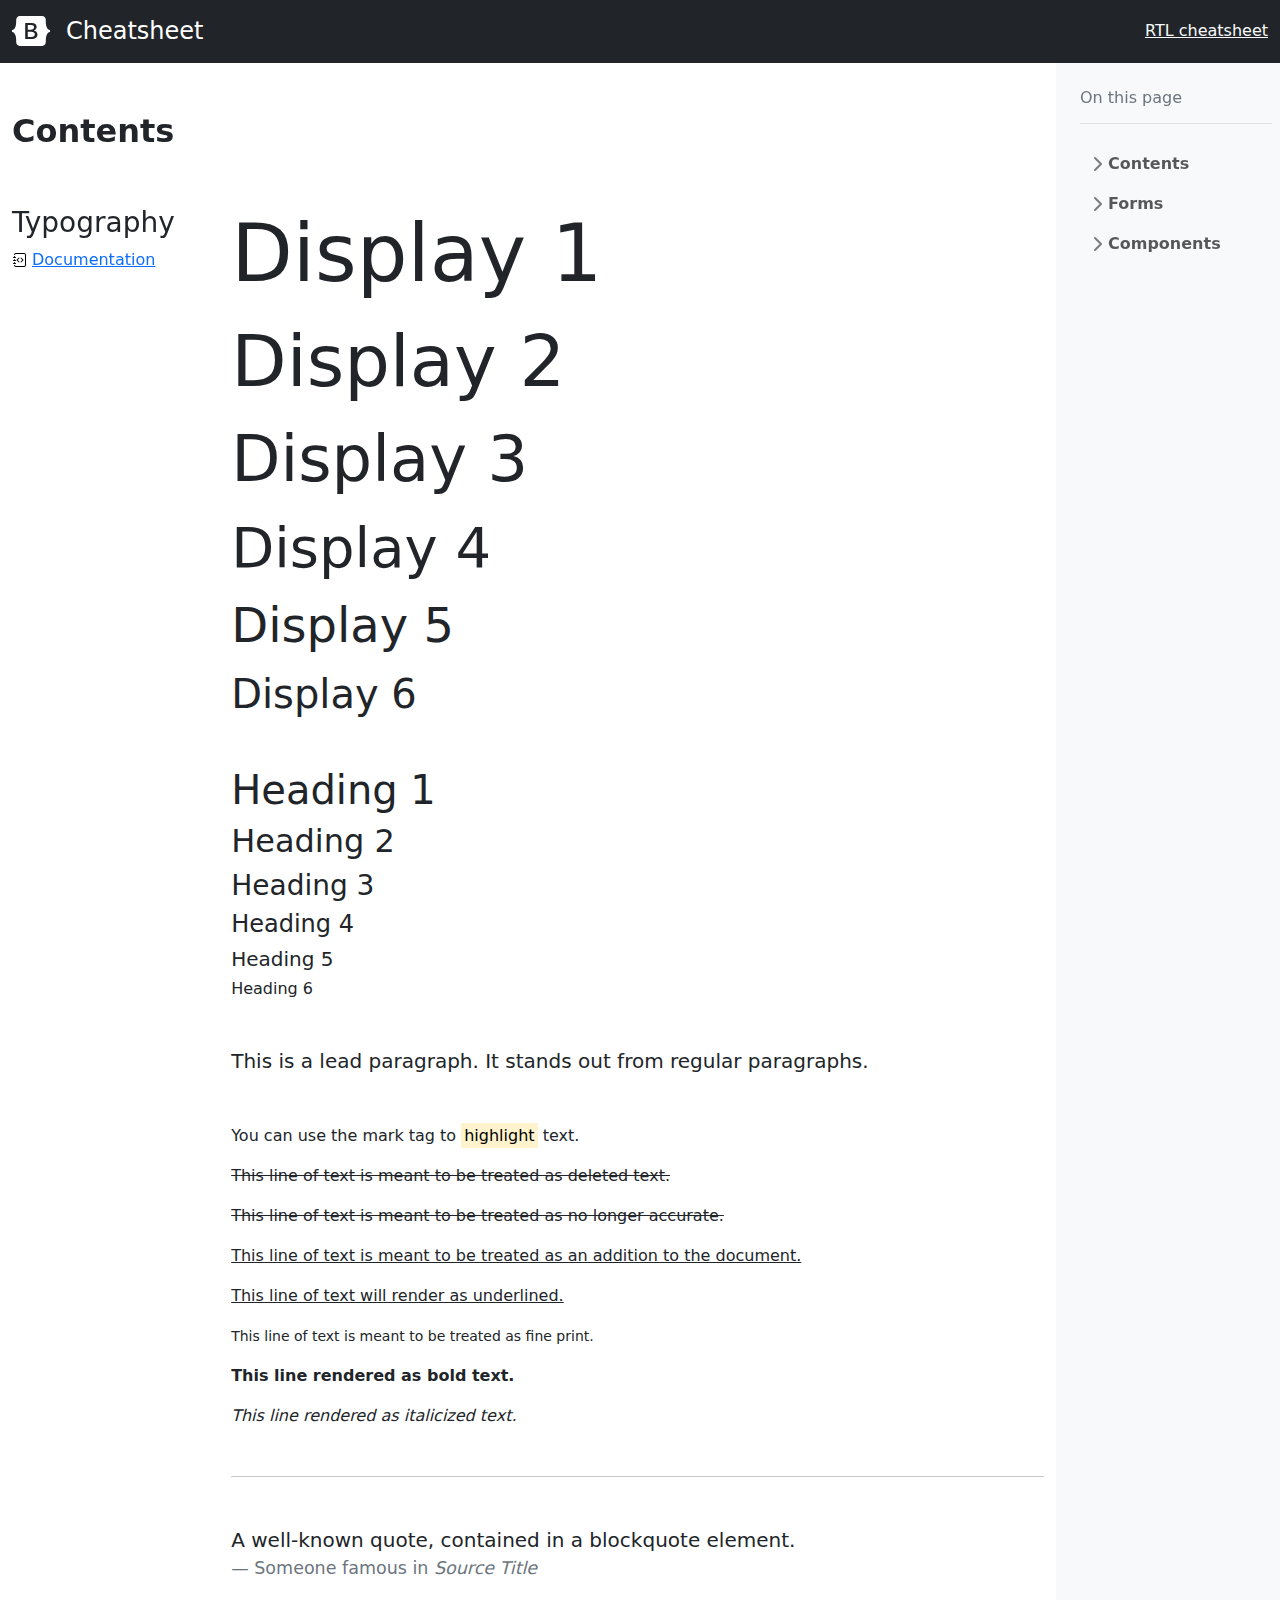
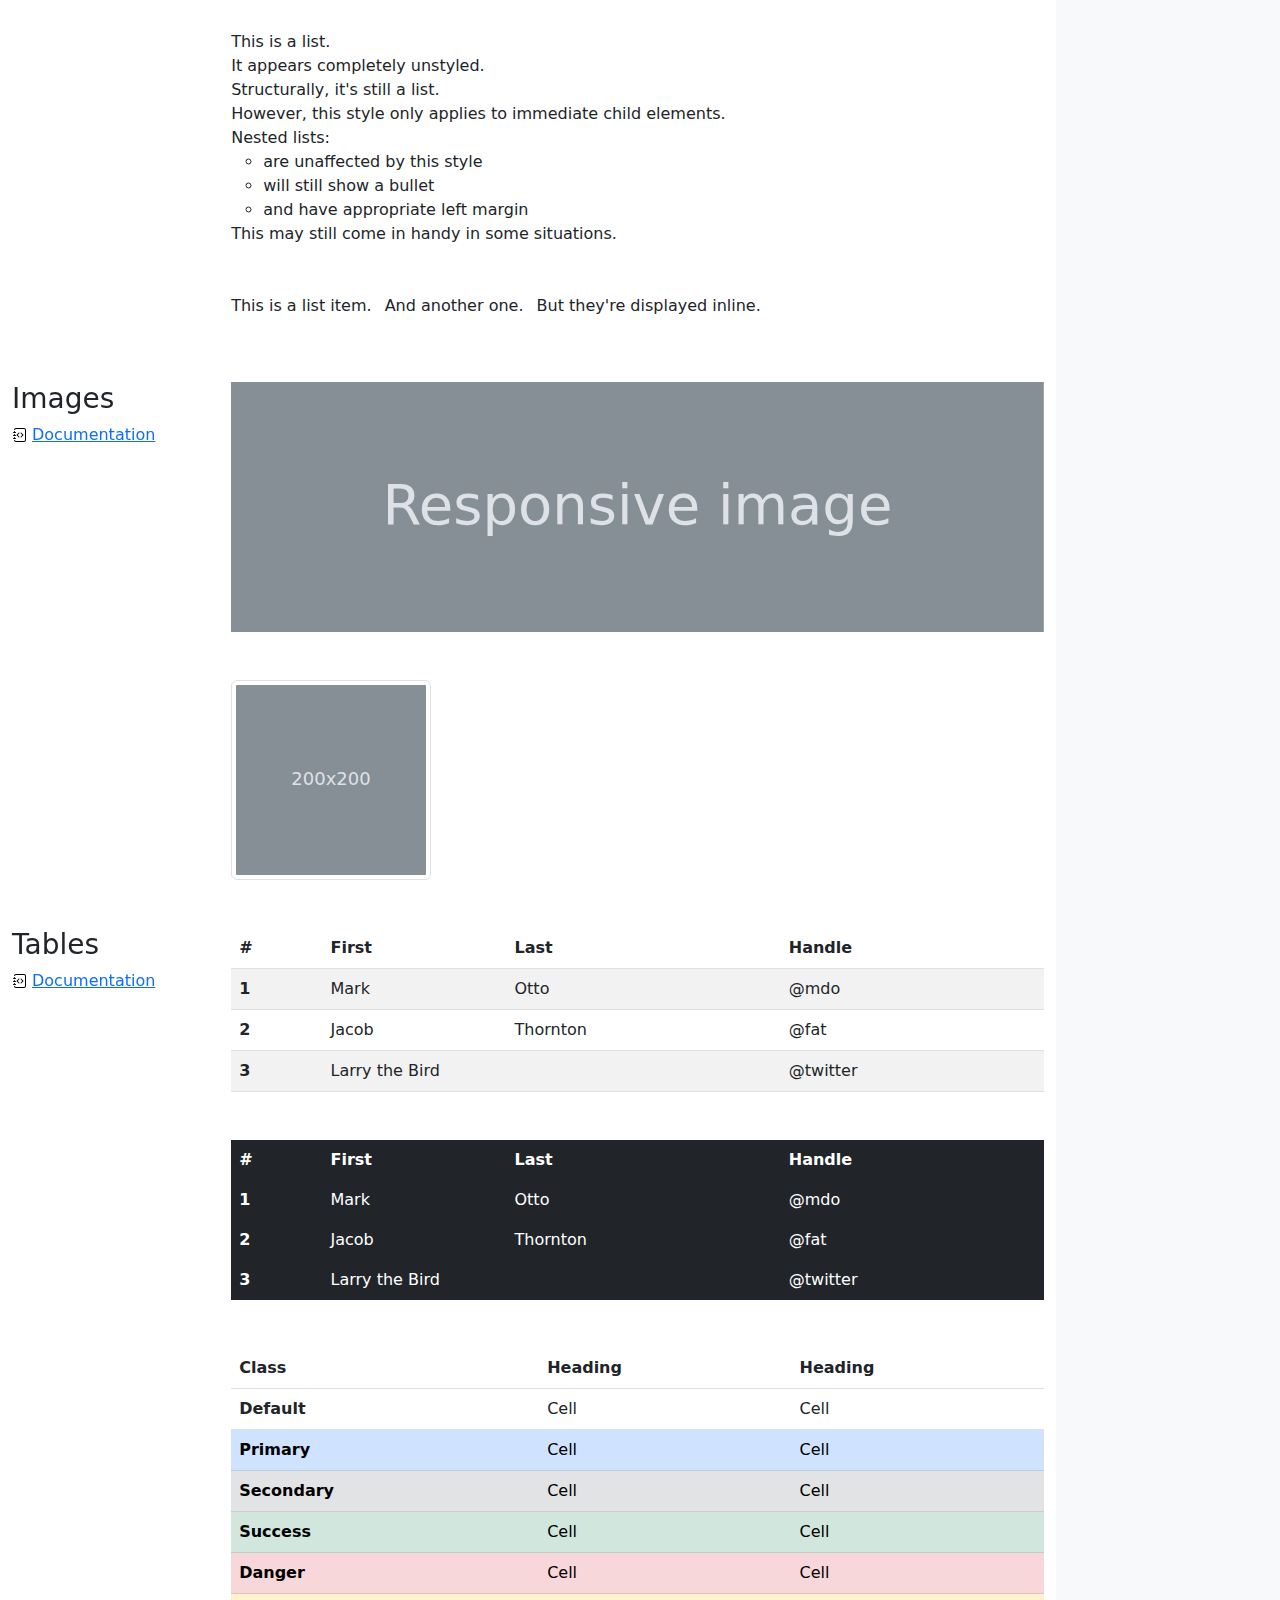
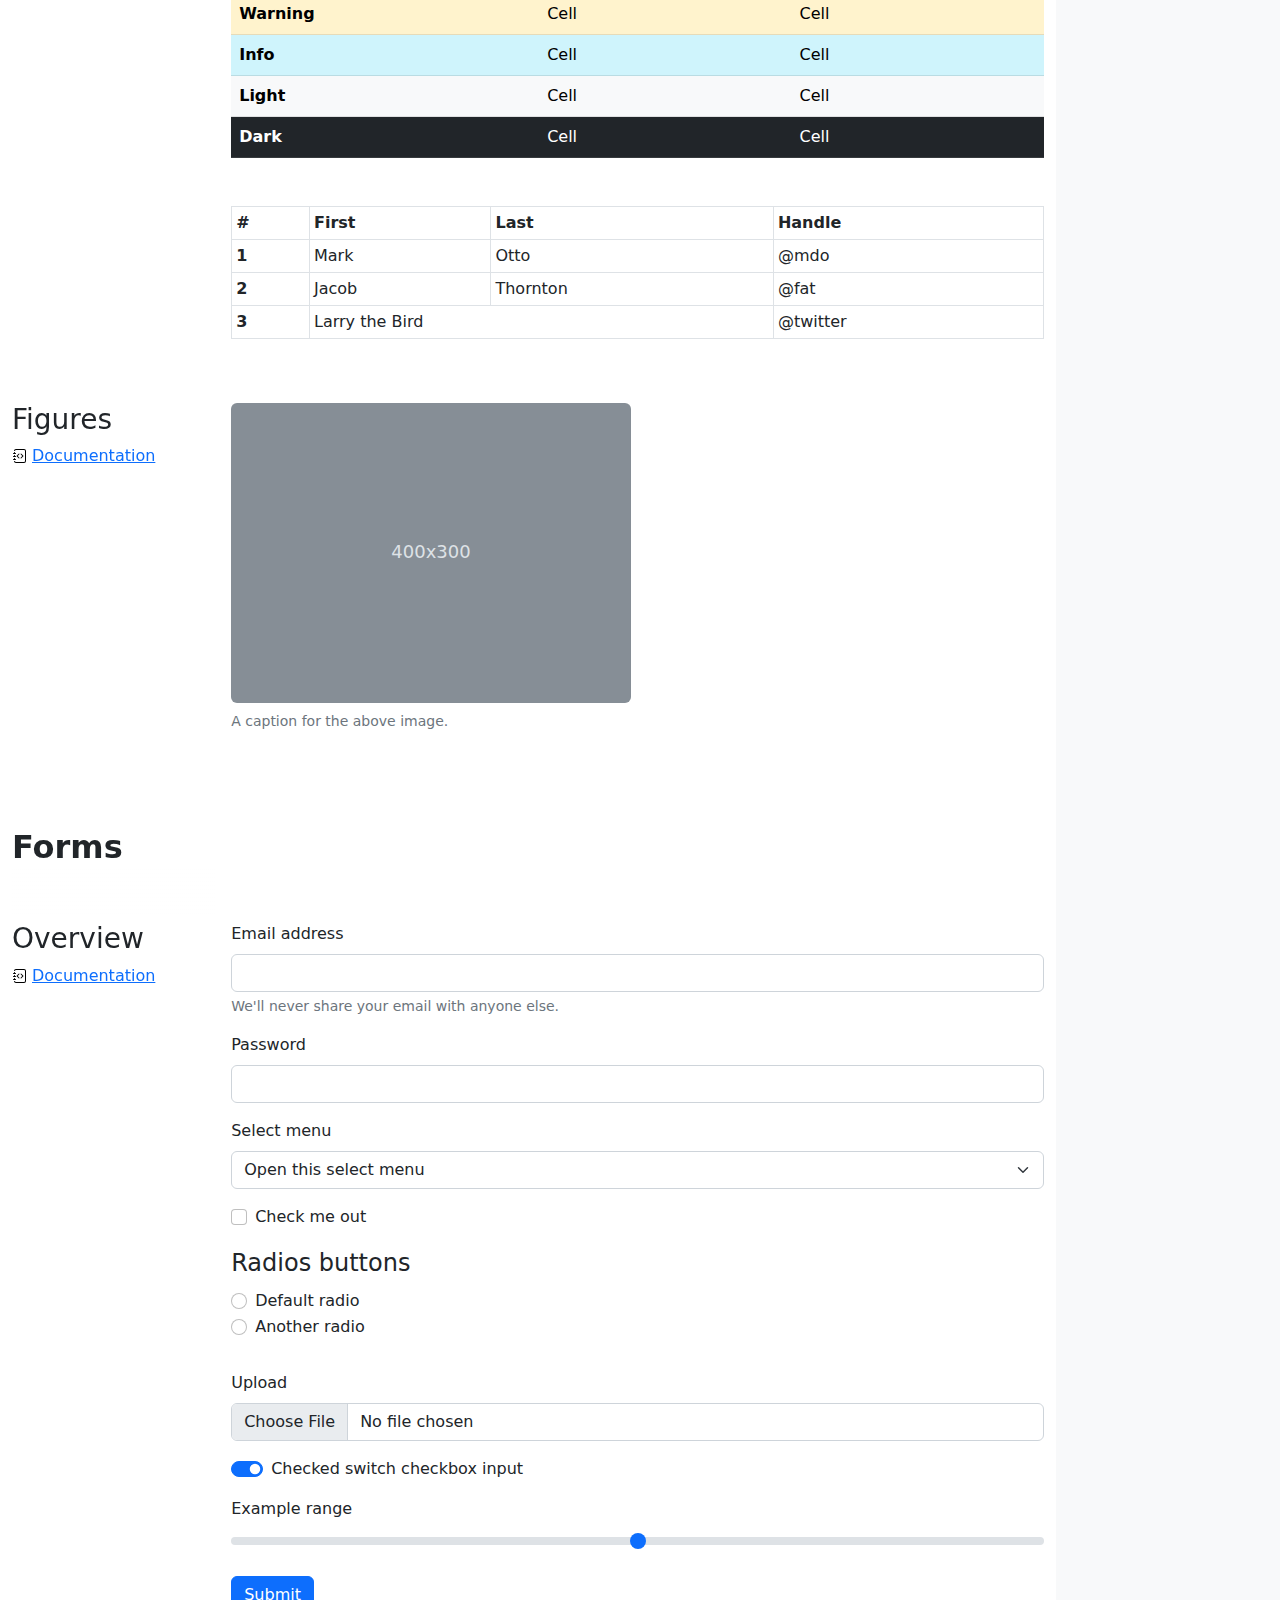
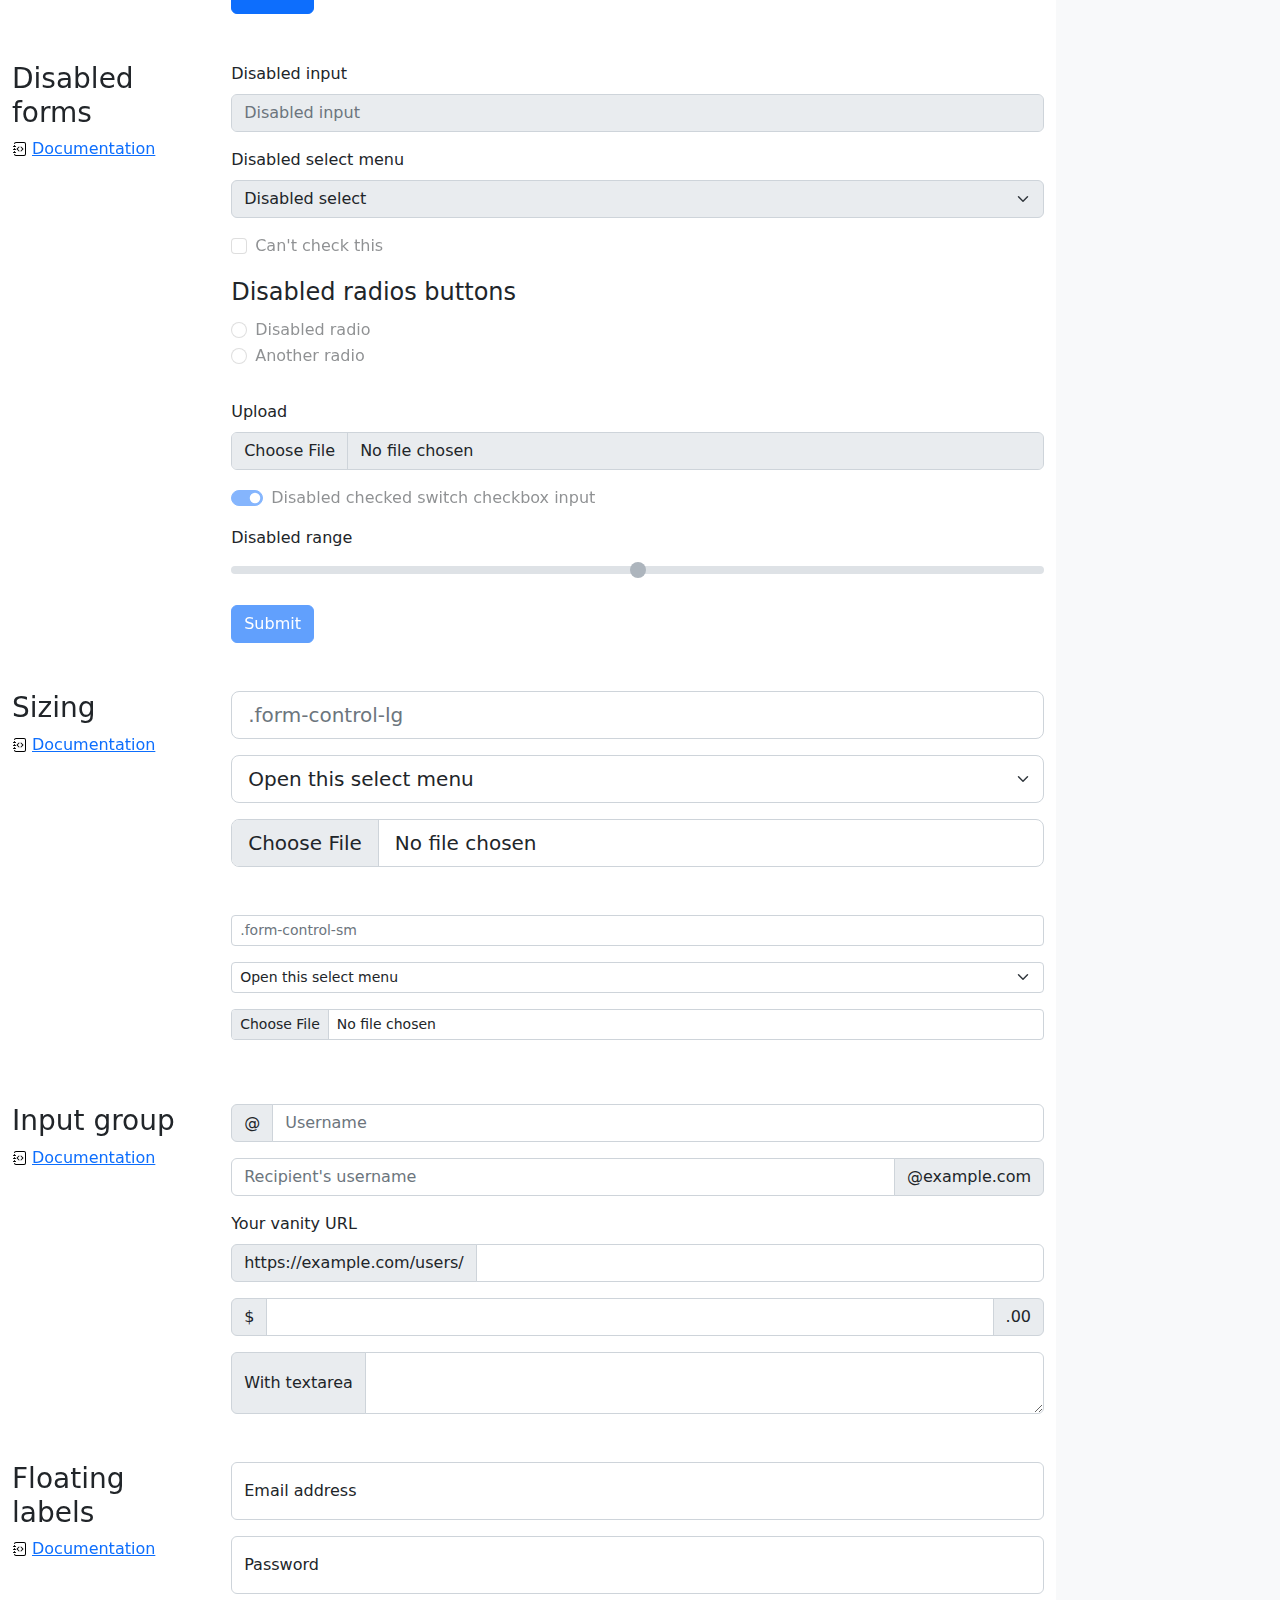
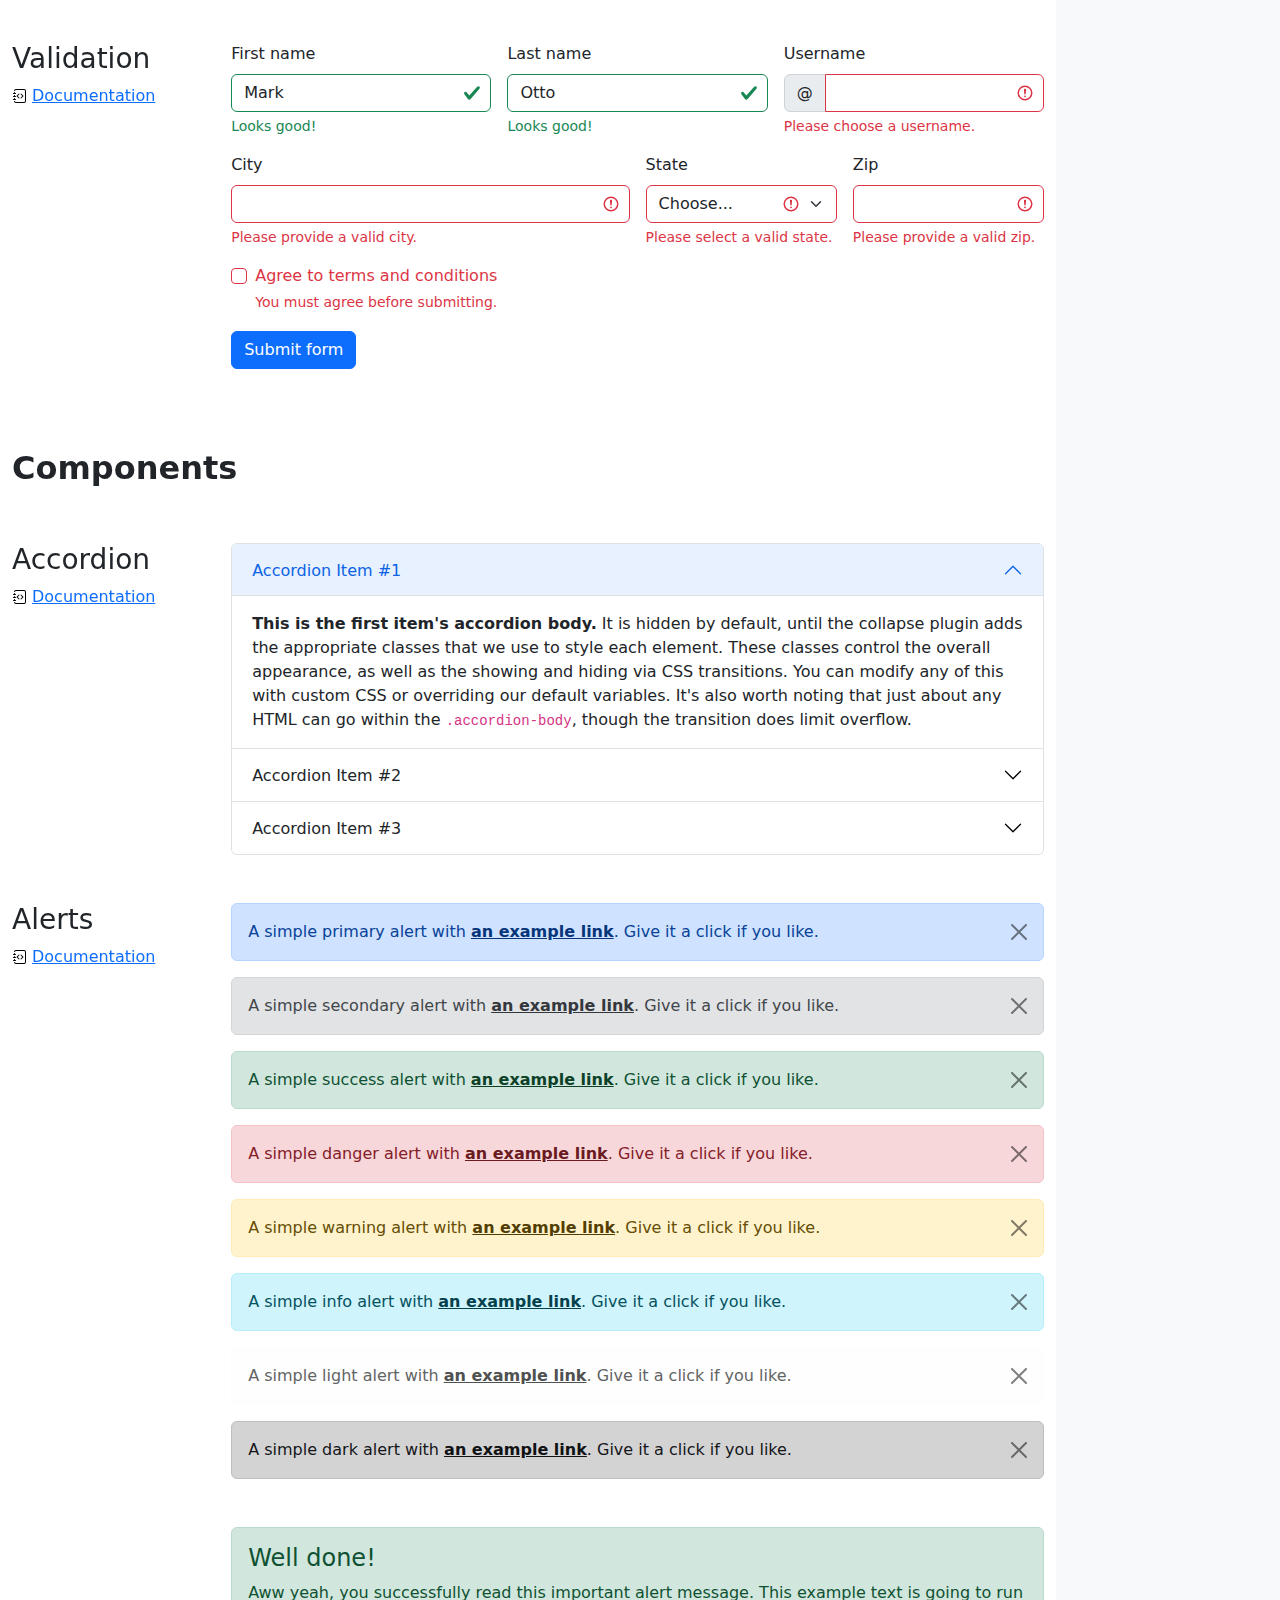
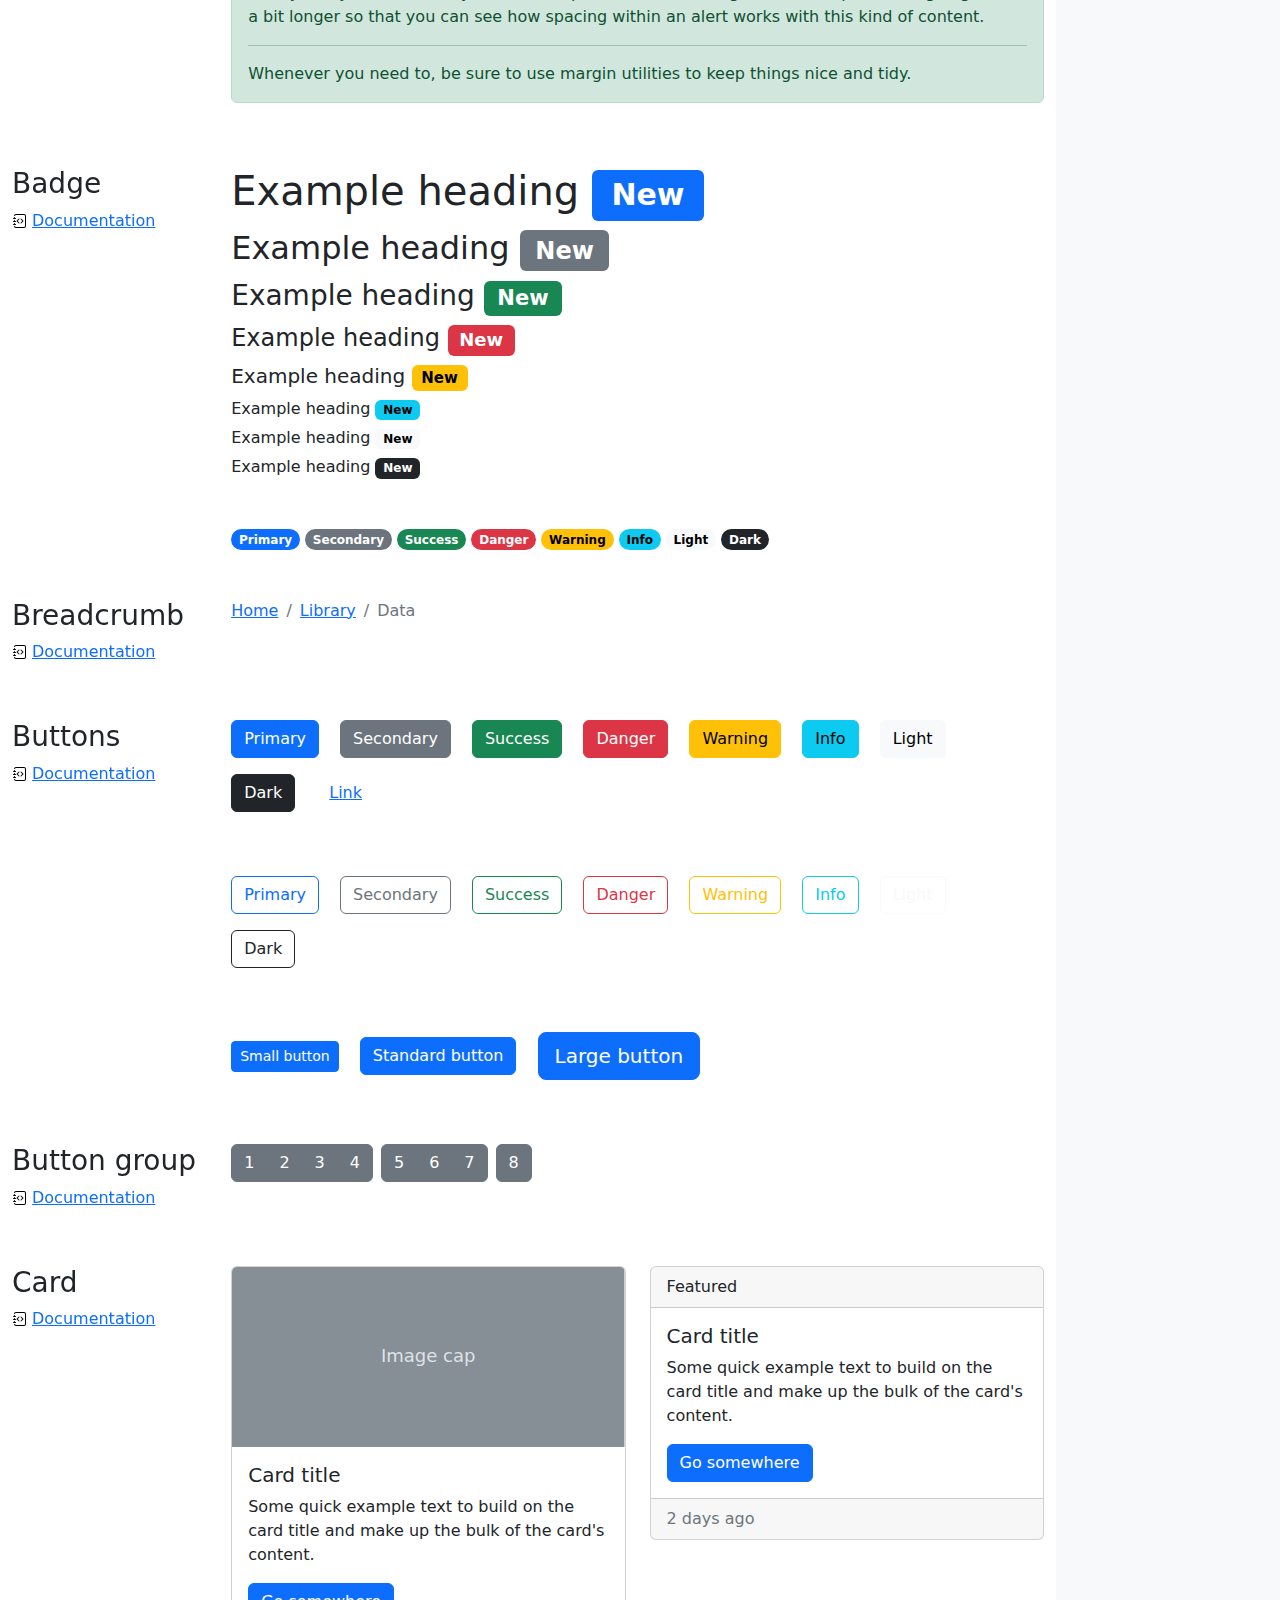
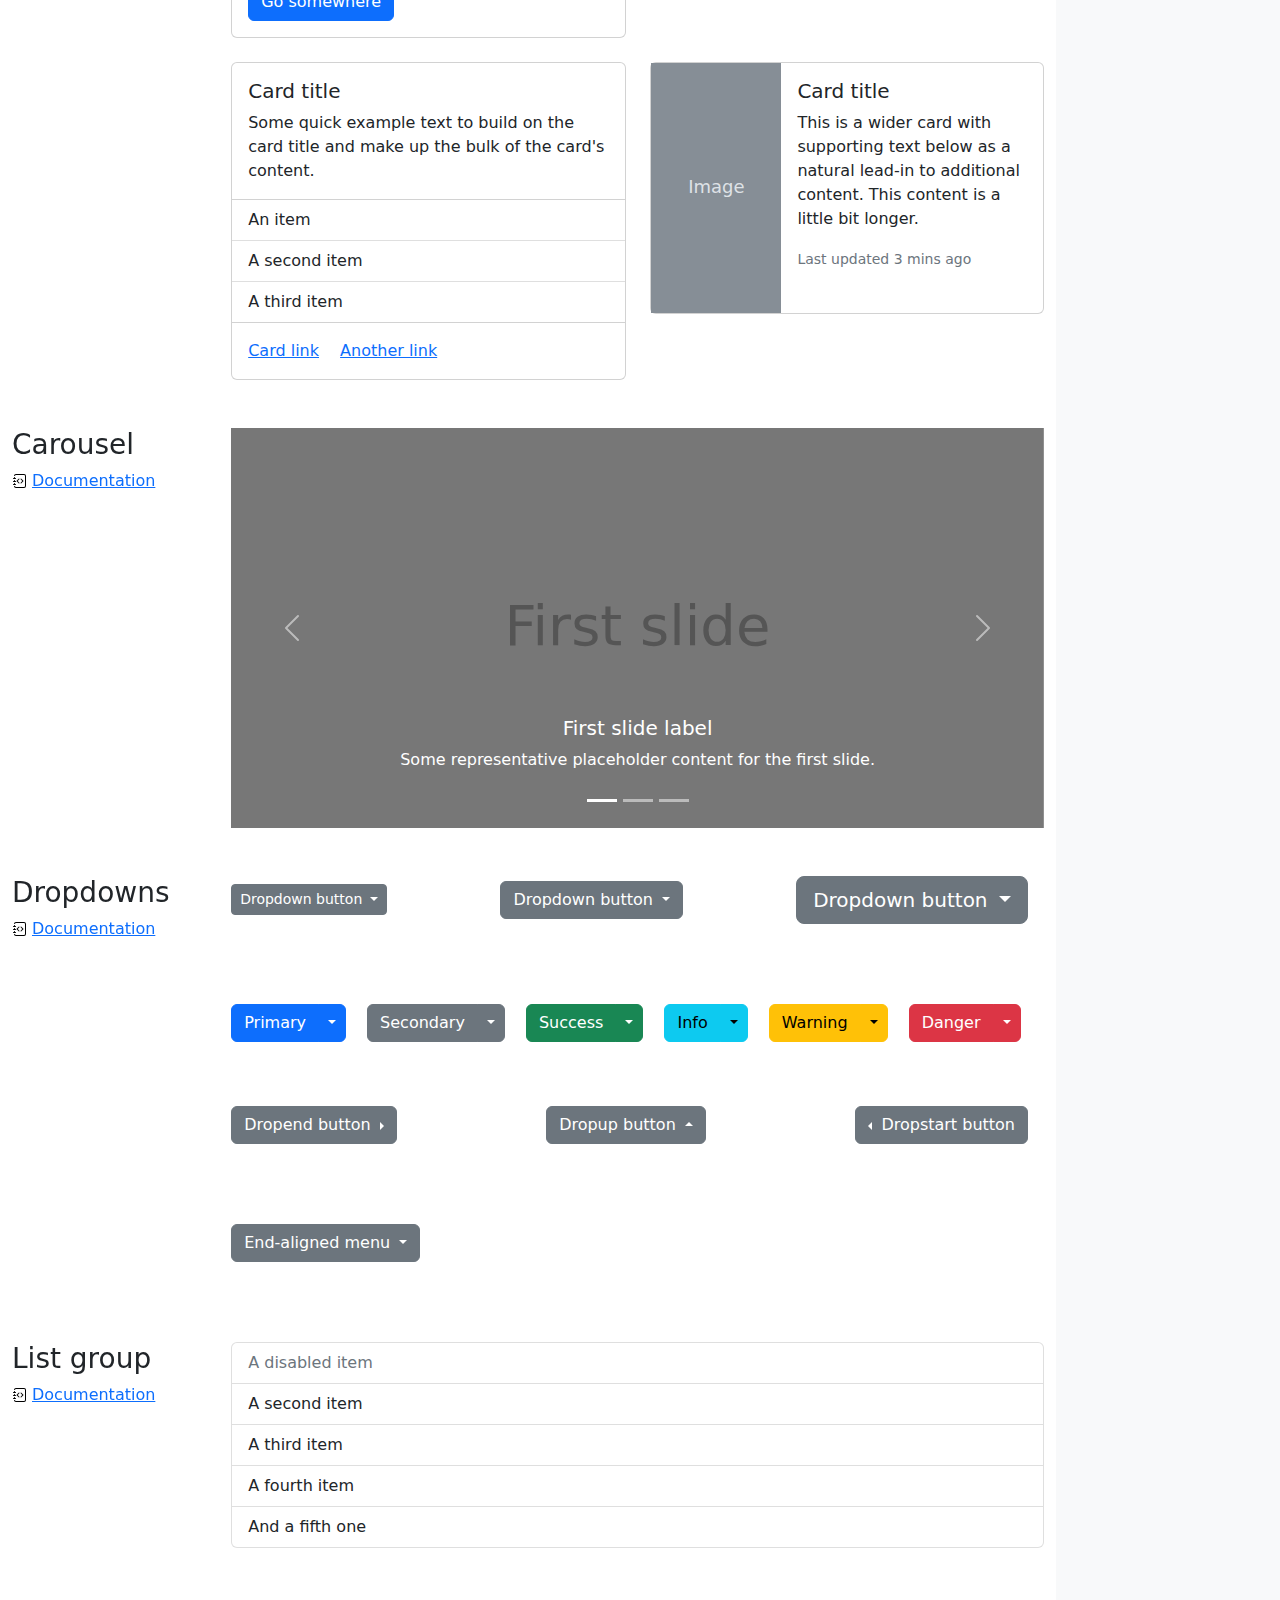
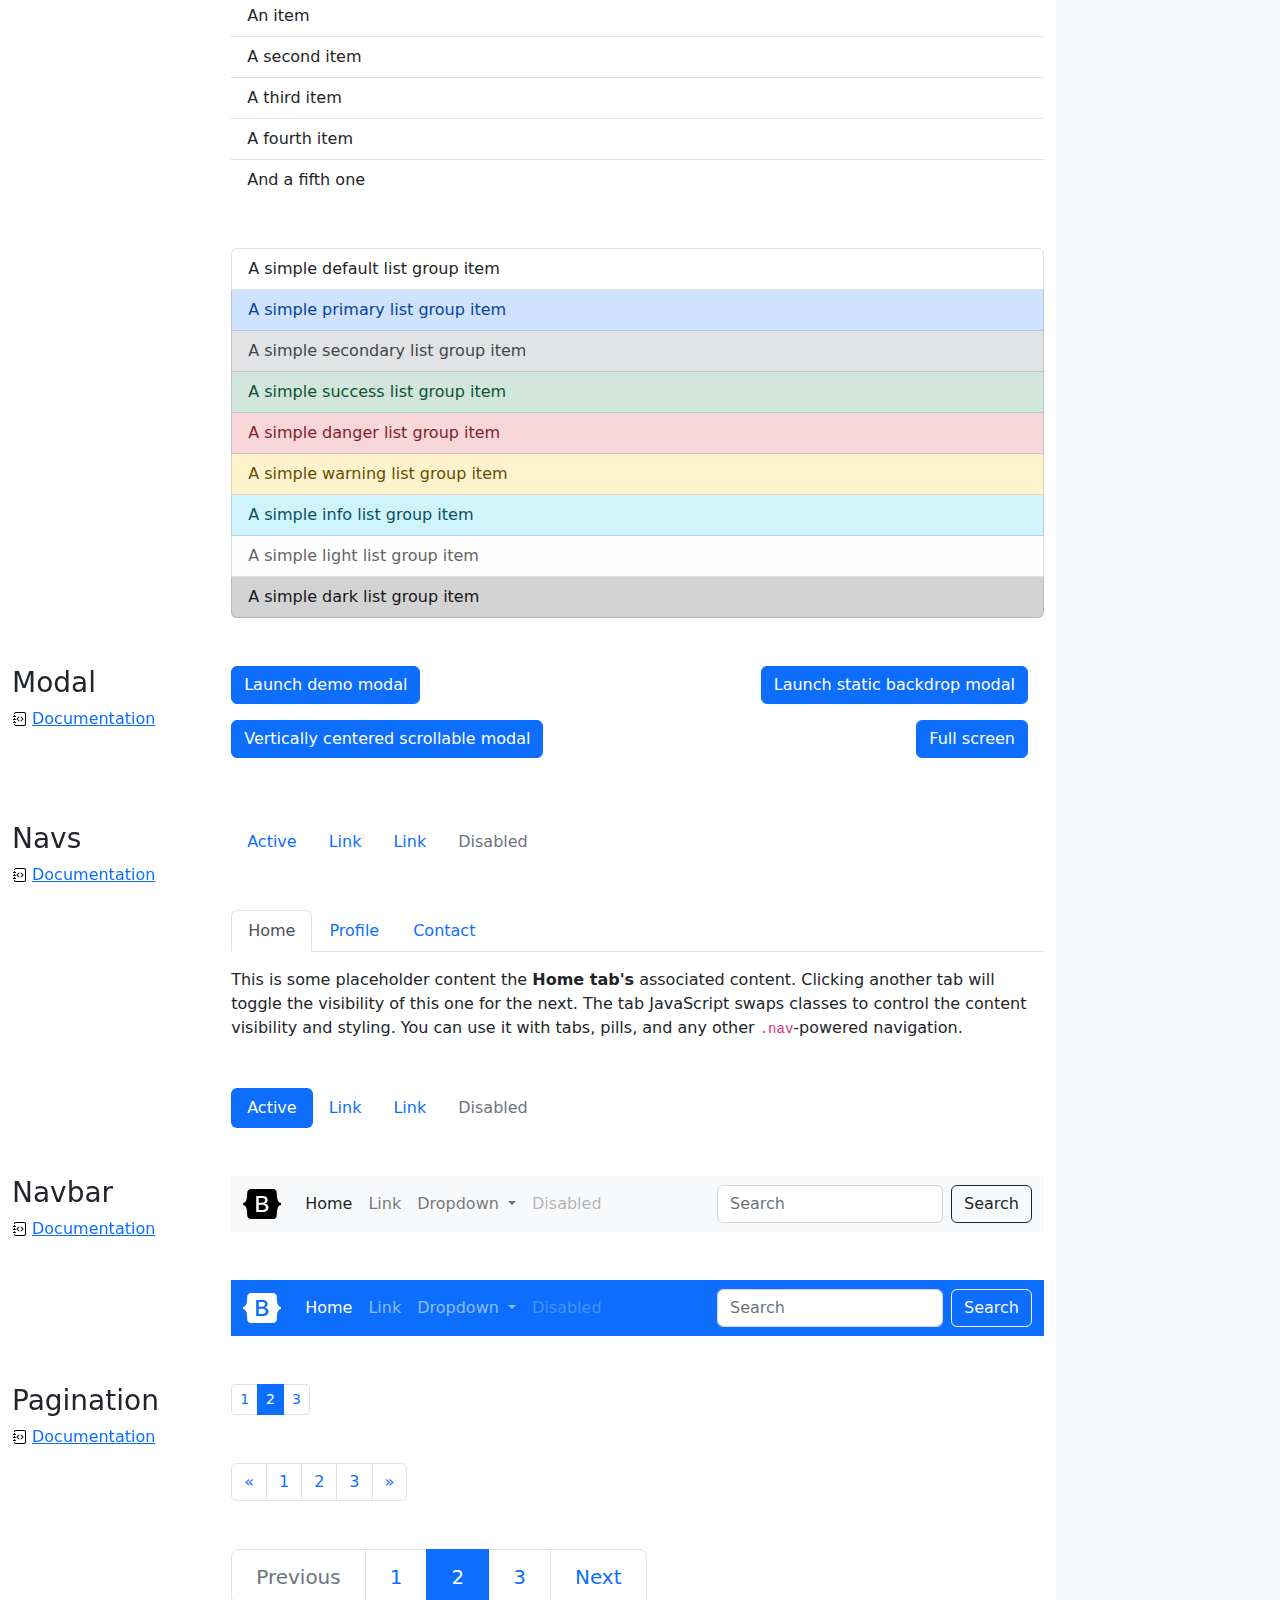
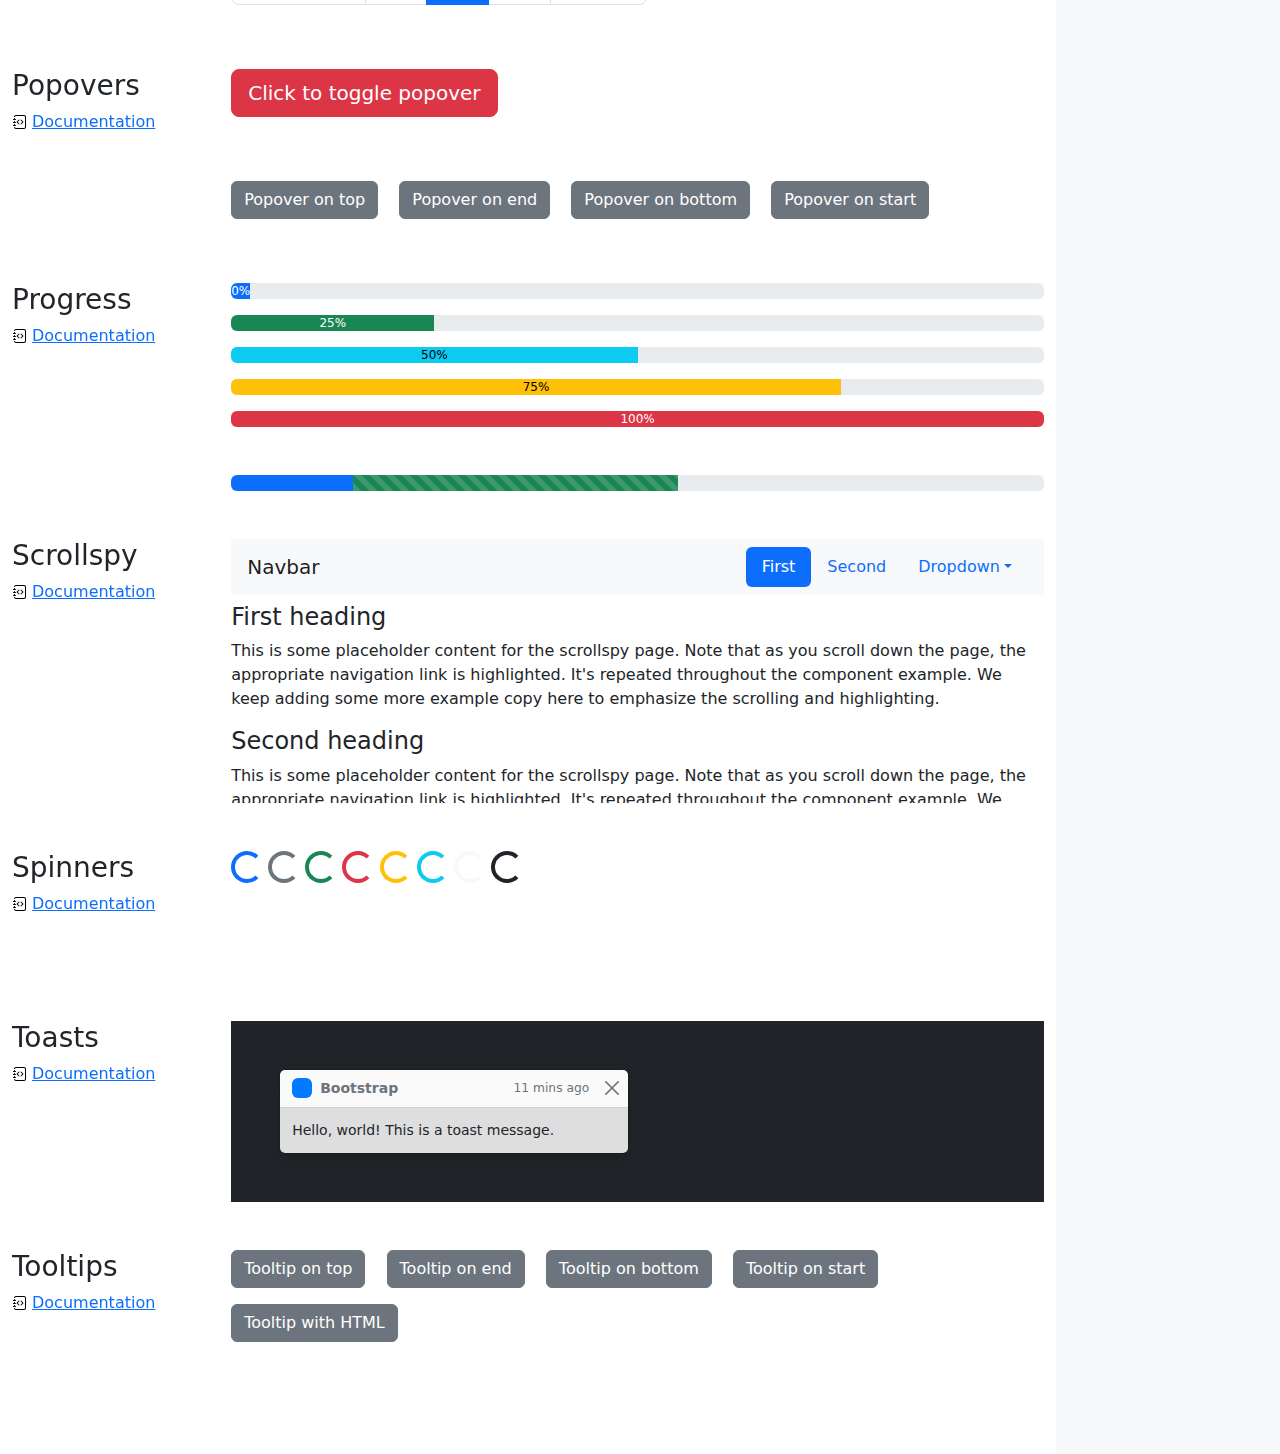
<file: bootstrap-5.2.1-examples/cheatsheet/index.html>
<!doctype html>
<html lang="en">
  <head>
    <meta charset="utf-8">
    <meta name="viewport" content="width=device-width, initial-scale=1">
    <meta name="description" content="">
    <meta name="author" content="Mark Otto, Jacob Thornton, and Bootstrap contributors">
    <meta name="generator" content="Hugo 0.101.0">
    <title>Cheatsheet · Bootstrap v5.2</title>

    <link rel="canonical" href="https://getbootstrap.com/docs/5.2/examples/cheatsheet/">

    

    

<link href="../assets/dist/css/bootstrap.min.css" rel="stylesheet">

    <style>
      .bd-placeholder-img {
        font-size: 1.125rem;
        text-anchor: middle;
        -webkit-user-select: none;
        -moz-user-select: none;
        user-select: none;
      }

      @media (min-width: 768px) {
        .bd-placeholder-img-lg {
          font-size: 3.5rem;
        }
      }

      .b-example-divider {
        height: 3rem;
        background-color: rgba(0, 0, 0, .1);
        border: solid rgba(0, 0, 0, .15);
        border-width: 1px 0;
        box-shadow: inset 0 .5em 1.5em rgba(0, 0, 0, .1), inset 0 .125em .5em rgba(0, 0, 0, .15);
      }

      .b-example-vr {
        flex-shrink: 0;
        width: 1.5rem;
        height: 100vh;
      }

      .bi {
        vertical-align: -.125em;
        fill: currentColor;
      }

      .nav-scroller {
        position: relative;
        z-index: 2;
        height: 2.75rem;
        overflow-y: hidden;
      }

      .nav-scroller .nav {
        display: flex;
        flex-wrap: nowrap;
        padding-bottom: 1rem;
        margin-top: -1px;
        overflow-x: auto;
        text-align: center;
        white-space: nowrap;
        -webkit-overflow-scrolling: touch;
      }
    </style>

    
    <!-- Custom styles for this template -->
    <link href="cheatsheet.css" rel="stylesheet">
  </head>
  <body class="bg-light">
    
<header class="bd-header bg-dark py-3 d-flex align-items-stretch border-bottom border-dark">
  <div class="container-fluid d-flex align-items-center">
    <h1 class="d-flex align-items-center fs-4 text-white mb-0">
      <img src="../assets/brand/bootstrap-logo-white.svg" width="38" height="30" class="me-3" alt="Bootstrap">
      Cheatsheet
    </h1>
    <a href="../examples/cheatsheet-rtl/" class="ms-auto link-light" hreflang="ar">RTL cheatsheet</a>
  </div>
</header>
<aside class="bd-aside sticky-xl-top text-muted align-self-start mb-3 mb-xl-5 px-2">
  <h2 class="h6 pt-4 pb-3 mb-4 border-bottom">On this page</h2>
  <nav class="small" id="toc">
    <ul class="list-unstyled">
      <li class="my-2">
        <button class="btn d-inline-flex align-items-center collapsed border-0" data-bs-toggle="collapse" aria-expanded="false" data-bs-target="#contents-collapse" aria-controls="contents-collapse">Contents</button>
        <ul class="list-unstyled ps-3 collapse" id="contents-collapse">
          <li><a class="d-inline-flex align-items-center rounded text-decoration-none" href="#typography">Typography</a></li>
          <li><a class="d-inline-flex align-items-center rounded text-decoration-none" href="#images">Images</a></li>
          <li><a class="d-inline-flex align-items-center rounded text-decoration-none" href="#tables">Tables</a></li>
          <li><a class="d-inline-flex align-items-center rounded text-decoration-none" href="#figures">Figures</a></li>
        </ul>
      </li>
      <li class="my-2">
        <button class="btn d-inline-flex align-items-center collapsed border-0" data-bs-toggle="collapse" aria-expanded="false" data-bs-target="#forms-collapse" aria-controls="forms-collapse">Forms</button>
        <ul class="list-unstyled ps-3 collapse" id="forms-collapse">
          <li><a class="d-inline-flex align-items-center rounded text-decoration-none" href="#overview">Overview</a></li>
          <li><a class="d-inline-flex align-items-center rounded text-decoration-none" href="#disabled-forms">Disabled forms</a></li>
          <li><a class="d-inline-flex align-items-center rounded text-decoration-none" href="#sizing">Sizing</a></li>
          <li><a class="d-inline-flex align-items-center rounded text-decoration-none" href="#input-group">Input group</a></li>
          <li><a class="d-inline-flex align-items-center rounded text-decoration-none" href="#floating-labels">Floating labels</a></li>
          <li><a class="d-inline-flex align-items-center rounded text-decoration-none" href="#validation">Validation</a></li>
        </ul>
      </li>
      <li class="my-2">
        <button class="btn d-inline-flex align-items-center collapsed border-0" data-bs-toggle="collapse" aria-expanded="false" data-bs-target="#components-collapse" aria-controls="components-collapse">Components</button>
        <ul class="list-unstyled ps-3 collapse" id="components-collapse">
          <li><a class="d-inline-flex align-items-center rounded text-decoration-none" href="#accordion">Accordion</a></li>
          <li><a class="d-inline-flex align-items-center rounded text-decoration-none" href="#alerts">Alerts</a></li>
          <li><a class="d-inline-flex align-items-center rounded text-decoration-none" href="#badge">Badge</a></li>
          <li><a class="d-inline-flex align-items-center rounded text-decoration-none" href="#breadcrumb">Breadcrumb</a></li>
          <li><a class="d-inline-flex align-items-center rounded text-decoration-none" href="#buttons">Buttons</a></li>
          <li><a class="d-inline-flex align-items-center rounded text-decoration-none" href="#button-group">Button group</a></li>
          <li><a class="d-inline-flex align-items-center rounded text-decoration-none" href="#card">Card</a></li>
          <li><a class="d-inline-flex align-items-center rounded text-decoration-none" href="#carousel">Carousel</a></li>
          <li><a class="d-inline-flex align-items-center rounded text-decoration-none" href="#dropdowns">Dropdowns</a></li>
          <li><a class="d-inline-flex align-items-center rounded text-decoration-none" href="#list-group">List group</a></li>
          <li><a class="d-inline-flex align-items-center rounded text-decoration-none" href="#modal">Modal</a></li>
          <li><a class="d-inline-flex align-items-center rounded text-decoration-none" href="#navs">Navs</a></li>
          <li><a class="d-inline-flex align-items-center rounded text-decoration-none" href="#navbar">Navbar</a></li>
          <li><a class="d-inline-flex align-items-center rounded text-decoration-none" href="#pagination">Pagination</a></li>
          <li><a class="d-inline-flex align-items-center rounded text-decoration-none" href="#popovers">Popovers</a></li>
          <li><a class="d-inline-flex align-items-center rounded text-decoration-none" href="#progress">Progress</a></li>
          <li><a class="d-inline-flex align-items-center rounded text-decoration-none" href="#scrollspy">Scrollspy</a></li>
          <li><a class="d-inline-flex align-items-center rounded text-decoration-none" href="#spinners">Spinners</a></li>
          <li><a class="d-inline-flex align-items-center rounded text-decoration-none" href="#toasts">Toasts</a></li>
          <li><a class="d-inline-flex align-items-center rounded text-decoration-none" href="#tooltips">Tooltips</a></li>
        </ul>
      </li>
    </ul>
  </nav>
</aside>
<div class="bd-cheatsheet container-fluid bg-body">
  <section id="content">
    <h2 class="sticky-xl-top fw-bold pt-3 pt-xl-5 pb-2 pb-xl-3">Contents</h2>

    <article class="my-3" id="typography">
      <div class="bd-heading sticky-xl-top align-self-start mt-5 mb-3 mt-xl-0 mb-xl-2">
        <h3>Typography</h3>
        <a class="d-flex align-items-center" href="../content/typography/">Documentation</a>
      </div>

      <div>
        <div class="bd-example-snippet bd-code-snippet"><div class="bd-example">
        <p class="display-1">Display 1</p>
        <p class="display-2">Display 2</p>
        <p class="display-3">Display 3</p>
        <p class="display-4">Display 4</p>
        <p class="display-5">Display 5</p>
        <p class="display-6">Display 6</p>
        </div></div>


        <div class="bd-example-snippet bd-code-snippet"><div class="bd-example">
        <p class="h1">Heading 1</p>
        <p class="h2">Heading 2</p>
        <p class="h3">Heading 3</p>
        <p class="h4">Heading 4</p>
        <p class="h5">Heading 5</p>
        <p class="h6">Heading 6</p>
        </div></div>


        <div class="bd-example-snippet bd-code-snippet"><div class="bd-example">
        <p class="lead">
          This is a lead paragraph. It stands out from regular paragraphs.
        </p>
        </div></div>


        <div class="bd-example-snippet bd-code-snippet"><div class="bd-example">
        <p>You can use the mark tag to <mark>highlight</mark> text.</p>
        <p><del>This line of text is meant to be treated as deleted text.</del></p>
        <p><s>This line of text is meant to be treated as no longer accurate.</s></p>
        <p><ins>This line of text is meant to be treated as an addition to the document.</ins></p>
        <p><u>This line of text will render as underlined.</u></p>
        <p><small>This line of text is meant to be treated as fine print.</small></p>
        <p><strong>This line rendered as bold text.</strong></p>
        <p><em>This line rendered as italicized text.</em></p>
        </div></div>


        <div class="bd-example-snippet bd-code-snippet"><div class="bd-example">
        <hr>
        </div></div>


        <div class="bd-example-snippet bd-code-snippet"><div class="bd-example">
        <blockquote class="blockquote">
          <p>A well-known quote, contained in a blockquote element.</p>
          <footer class="blockquote-footer">Someone famous in <cite title="Source Title">Source Title</cite></footer>
        </blockquote>
        </div></div>


        <div class="bd-example-snippet bd-code-snippet"><div class="bd-example">
        <ul class="list-unstyled">
          <li>This is a list.</li>
          <li>It appears completely unstyled.</li>
          <li>Structurally, it's still a list.</li>
          <li>However, this style only applies to immediate child elements.</li>
          <li>Nested lists:
            <ul>
              <li>are unaffected by this style</li>
              <li>will still show a bullet</li>
              <li>and have appropriate left margin</li>
            </ul>
          </li>
          <li>This may still come in handy in some situations.</li>
        </ul>
        </div></div>


        <div class="bd-example-snippet bd-code-snippet"><div class="bd-example">
        <ul class="list-inline">
          <li class="list-inline-item">This is a list item.</li>
          <li class="list-inline-item">And another one.</li>
          <li class="list-inline-item">But they're displayed inline.</li>
        </ul>
        </div></div>

      </div>
    </article>
    <article class="my-3" id="images">
      <div class="bd-heading sticky-xl-top align-self-start mt-5 mb-3 mt-xl-0 mb-xl-2">
        <h3>Images</h3>
        <a class="d-flex align-items-center" href="../content/images/">Documentation</a>
      </div>

      <div>
        <div class="bd-example-snippet bd-code-snippet"><div class="bd-example">
        <svg class="bd-placeholder-img bd-placeholder-img-lg img-fluid" width="100%" height="250" xmlns="http://www.w3.org/2000/svg" role="img" aria-label="Placeholder: Responsive image" preserveAspectRatio="xMidYMid slice" focusable="false"><title>Placeholder</title><rect width="100%" height="100%" fill="#868e96"/><text x="50%" y="50%" fill="#dee2e6" dy=".3em">Responsive image</text></svg>

        </div></div>


        <div class="bd-example-snippet bd-code-snippet"><div class="bd-example">
        <svg class="bd-placeholder-img img-thumbnail" width="200" height="200" xmlns="http://www.w3.org/2000/svg" role="img" aria-label="A generic square placeholder image with a white border around it, making it resemble a photograph taken with an old instant camera: 200x200" preserveAspectRatio="xMidYMid slice" focusable="false"><title>A generic square placeholder image with a white border around it, making it resemble a photograph taken with an old instant camera</title><rect width="100%" height="100%" fill="#868e96"/><text x="50%" y="50%" fill="#dee2e6" dy=".3em">200x200</text></svg>

        </div></div>

      </div>
    </article>
    <article class="my-3" id="tables">
      <div class="bd-heading sticky-xl-top align-self-start mt-5 mb-3 mt-xl-0 mb-xl-2">
        <h3>Tables</h3>
        <a class="d-flex align-items-center" href="../content/tables/">Documentation</a>
      </div>

      <div>
        <div class="bd-example-snippet bd-code-snippet"><div class="bd-example">
        <table class="table table-striped">
          <thead>
          <tr>
            <th scope="col">#</th>
            <th scope="col">First</th>
            <th scope="col">Last</th>
            <th scope="col">Handle</th>
          </tr>
          </thead>
          <tbody>
          <tr>
            <th scope="row">1</th>
            <td>Mark</td>
            <td>Otto</td>
            <td>@mdo</td>
          </tr>
          <tr>
            <th scope="row">2</th>
            <td>Jacob</td>
            <td>Thornton</td>
            <td>@fat</td>
          </tr>
          <tr>
            <th scope="row">3</th>
            <td colspan="2">Larry the Bird</td>
            <td>@twitter</td>
          </tr>
          </tbody>
        </table>
        </div></div>


        <div class="bd-example-snippet bd-code-snippet"><div class="bd-example">
        <table class="table table-dark table-borderless">
          <thead>
          <tr>
            <th scope="col">#</th>
            <th scope="col">First</th>
            <th scope="col">Last</th>
            <th scope="col">Handle</th>
          </tr>
          </thead>
          <tbody>
          <tr>
            <th scope="row">1</th>
            <td>Mark</td>
            <td>Otto</td>
            <td>@mdo</td>
          </tr>
          <tr>
            <th scope="row">2</th>
            <td>Jacob</td>
            <td>Thornton</td>
            <td>@fat</td>
          </tr>
          <tr>
            <th scope="row">3</th>
            <td colspan="2">Larry the Bird</td>
            <td>@twitter</td>
          </tr>
          </tbody>
        </table>
        </div></div>


        <div class="bd-example-snippet bd-code-snippet"><div class="bd-example">
        <table class="table table-hover">
          <thead>
          <tr>
            <th scope="col">Class</th>
            <th scope="col">Heading</th>
            <th scope="col">Heading</th>
          </tr>
          </thead>
          <tbody>
          <tr>
            <th scope="row">Default</th>
            <td>Cell</td>
            <td>Cell</td>
          </tr>
          
          <tr class="table-primary">
            <th scope="row">Primary</th>
            <td>Cell</td>
            <td>Cell</td>
          </tr>
          <tr class="table-secondary">
            <th scope="row">Secondary</th>
            <td>Cell</td>
            <td>Cell</td>
          </tr>
          <tr class="table-success">
            <th scope="row">Success</th>
            <td>Cell</td>
            <td>Cell</td>
          </tr>
          <tr class="table-danger">
            <th scope="row">Danger</th>
            <td>Cell</td>
            <td>Cell</td>
          </tr>
          <tr class="table-warning">
            <th scope="row">Warning</th>
            <td>Cell</td>
            <td>Cell</td>
          </tr>
          <tr class="table-info">
            <th scope="row">Info</th>
            <td>Cell</td>
            <td>Cell</td>
          </tr>
          <tr class="table-light">
            <th scope="row">Light</th>
            <td>Cell</td>
            <td>Cell</td>
          </tr>
          <tr class="table-dark">
            <th scope="row">Dark</th>
            <td>Cell</td>
            <td>Cell</td>
          </tr>
          </tbody>
        </table>
        </div></div>


        <div class="bd-example-snippet bd-code-snippet"><div class="bd-example">
        <table class="table table-sm table-bordered">
          <thead>
          <tr>
            <th scope="col">#</th>
            <th scope="col">First</th>
            <th scope="col">Last</th>
            <th scope="col">Handle</th>
          </tr>
          </thead>
          <tbody>
          <tr>
            <th scope="row">1</th>
            <td>Mark</td>
            <td>Otto</td>
            <td>@mdo</td>
          </tr>
          <tr>
            <th scope="row">2</th>
            <td>Jacob</td>
            <td>Thornton</td>
            <td>@fat</td>
          </tr>
          <tr>
            <th scope="row">3</th>
            <td colspan="2">Larry the Bird</td>
            <td>@twitter</td>
          </tr>
          </tbody>
        </table>
        </div></div>

      </div>
    </article>
    <article class="my-3" id="figures">
      <div class="bd-heading sticky-xl-top align-self-start mt-5 mb-3 mt-xl-0 mb-xl-2">
        <h3>Figures</h3>
        <a class="d-flex align-items-center" href="../content/figures/">Documentation</a>
      </div>

      <div>
        <div class="bd-example-snippet bd-code-snippet"><div class="bd-example">
        <figure class="figure">
          <svg class="bd-placeholder-img figure-img img-fluid rounded" width="400" height="300" xmlns="http://www.w3.org/2000/svg" role="img" aria-label="Placeholder: 400x300" preserveAspectRatio="xMidYMid slice" focusable="false"><title>Placeholder</title><rect width="100%" height="100%" fill="#868e96"/><text x="50%" y="50%" fill="#dee2e6" dy=".3em">400x300</text></svg>

          <figcaption class="figure-caption">A caption for the above image.</figcaption>
        </figure>
        </div></div>

      </div>
    </article>
  </section>

  <section id="forms">
    <h2 class="sticky-xl-top fw-bold pt-3 pt-xl-5 pb-2 pb-xl-3">Forms</h2>

    <article class="my-3" id="overview">
      <div class="bd-heading sticky-xl-top align-self-start mt-5 mb-3 mt-xl-0 mb-xl-2">
        <h3>Overview</h3>
        <a class="d-flex align-items-center" href="../forms/overview/">Documentation</a>
      </div>

      <div>
        <div class="bd-example-snippet bd-code-snippet"><div class="bd-example">
        <form>
          <div class="mb-3">
            <label for="exampleInputEmail1" class="form-label">Email address</label>
            <input type="email" class="form-control" id="exampleInputEmail1" aria-describedby="emailHelp">
            <div id="emailHelp" class="form-text">We'll never share your email with anyone else.</div>
          </div>
          <div class="mb-3">
            <label for="exampleInputPassword1" class="form-label">Password</label>
            <input type="password" class="form-control" id="exampleInputPassword1">
          </div>
          <div class="mb-3">
            <label for="exampleSelect" class="form-label">Select menu</label>
            <select class="form-select" id="exampleSelect">
              <option selected>Open this select menu</option>
              <option value="1">One</option>
              <option value="2">Two</option>
              <option value="3">Three</option>
            </select>
          </div>
          <div class="mb-3 form-check">
            <input type="checkbox" class="form-check-input" id="exampleCheck1">
            <label class="form-check-label" for="exampleCheck1">Check me out</label>
          </div>
          <fieldset class="mb-3">
            <legend>Radios buttons</legend>
            <div class="form-check">
              <input type="radio" name="radios" class="form-check-input" id="exampleRadio1">
              <label class="form-check-label" for="exampleRadio1">Default radio</label>
            </div>
            <div class="mb-3 form-check">
              <input type="radio" name="radios" class="form-check-input" id="exampleRadio2">
              <label class="form-check-label" for="exampleRadio2">Another radio</label>
            </div>
          </fieldset>
          <div class="mb-3">
            <label class="form-label" for="customFile">Upload</label>
            <input type="file" class="form-control" id="customFile">
          </div>
          <div class="mb-3 form-check form-switch">
            <input class="form-check-input" type="checkbox" role="switch" id="flexSwitchCheckChecked" checked>
            <label class="form-check-label" for="flexSwitchCheckChecked">Checked switch checkbox input</label>
          </div>
          <div class="mb-3">
            <label for="customRange3" class="form-label">Example range</label>
            <input type="range" class="form-range" min="0" max="5" step="0.5" id="customRange3">
          </div>
          <button type="submit" class="btn btn-primary">Submit</button>
        </form>
        </div></div>

      </div>
    </article>
    <article class="my-3" id="disabled-forms">
      <div class="bd-heading sticky-xl-top align-self-start mt-5 mb-3 mt-xl-0 mb-xl-2">
        <h3>Disabled forms</h3>
        <a class="d-flex align-items-center" href="../forms/overview/#disabled-forms">Documentation</a>
      </div>

      <div>
        <div class="bd-example-snippet bd-code-snippet"><div class="bd-example">
        <form>
          <fieldset disabled aria-label="Disabled fieldset example">
            <div class="mb-3">
              <label for="disabledTextInput" class="form-label">Disabled input</label>
              <input type="text" id="disabledTextInput" class="form-control" placeholder="Disabled input">
            </div>
            <div class="mb-3">
              <label for="disabledSelect" class="form-label">Disabled select menu</label>
              <select id="disabledSelect" class="form-select">
                <option>Disabled select</option>
              </select>
            </div>
            <div class="mb-3">
              <div class="form-check">
                <input class="form-check-input" type="checkbox" id="disabledFieldsetCheck" disabled>
                <label class="form-check-label" for="disabledFieldsetCheck">
                  Can't check this
                </label>
              </div>
            </div>
            <fieldset class="mb-3">
              <legend>Disabled radios buttons</legend>
              <div class="form-check">
                <input type="radio" name="radios" class="form-check-input" id="disabledRadio1" disabled>
                <label class="form-check-label" for="disabledRadio1">Disabled radio</label>
              </div>
              <div class="mb-3 form-check">
                <input type="radio" name="radios" class="form-check-input" id="disabledRadio2" disabled>
                <label class="form-check-label" for="disabledRadio2">Another radio</label>
              </div>
            </fieldset>
            <div class="mb-3">
              <label class="form-label" for="disabledCustomFile">Upload</label>
              <input type="file" class="form-control" id="disabledCustomFile" disabled>
            </div>
            <div class="mb-3 form-check form-switch">
              <input class="form-check-input" type="checkbox" role="switch" id="disabledSwitchCheckChecked" checked disabled>
              <label class="form-check-label" for="disabledSwitchCheckChecked">Disabled checked switch checkbox input</label>
            </div>
            <div class="mb-3">
              <label for="disabledRange" class="form-label">Disabled range</label>
              <input type="range" class="form-range" min="0" max="5" step="0.5" id="disabledRange">
            </div>
            <button type="submit" class="btn btn-primary">Submit</button>
          </fieldset>
        </form>
        </div></div>

      </div>
    </article>
    <article class="my-3" id="sizing">
      <div class="bd-heading sticky-xl-top align-self-start mt-5 mb-3 mt-xl-0 mb-xl-2">
        <h3>Sizing</h3>
        <a class="d-flex align-items-center" href="../forms/form-control/#sizing">Documentation</a>
      </div>

      <div>
        <div class="bd-example-snippet bd-code-snippet"><div class="bd-example">
        <div class="mb-3">
          <input class="form-control form-control-lg" type="text" placeholder=".form-control-lg" aria-label=".form-control-lg example">
        </div>
        <div class="mb-3">
          <select class="form-select form-select-lg" aria-label=".form-select-lg example">
            <option selected>Open this select menu</option>
            <option value="1">One</option>
            <option value="2">Two</option>
            <option value="3">Three</option>
          </select>
        </div>
        <div class="mb-3">
          <input type="file" class="form-control form-control-lg" aria-label="Large file input example">
        </div>
        </div></div>


        <div class="bd-example-snippet bd-code-snippet"><div class="bd-example">
        <div class="mb-3">
          <input class="form-control form-control-sm" type="text" placeholder=".form-control-sm" aria-label=".form-control-sm example">
        </div>
        <div class="mb-3">
          <select class="form-select form-select-sm" aria-label=".form-select-sm example">
            <option selected>Open this select menu</option>
            <option value="1">One</option>
            <option value="2">Two</option>
            <option value="3">Three</option>
          </select>
        </div>
        <div class="mb-3">
          <input type="file" class="form-control form-control-sm" aria-label="Small file input example">
        </div>
        </div></div>

      </div>
    </article>
    <article class="my-3" id="input-group">
      <div class="bd-heading sticky-xl-top align-self-start mt-5 mb-3 mt-xl-0 mb-xl-2">
        <h3>Input group</h3>
        <a class="d-flex align-items-center" href="../forms/input-group/">Documentation</a>
      </div>

      <div>
        <div class="bd-example-snippet bd-code-snippet"><div class="bd-example">
        <div class="input-group mb-3">
          <span class="input-group-text" id="basic-addon1">@</span>
          <input type="text" class="form-control" placeholder="Username" aria-label="Username" aria-describedby="basic-addon1">
        </div>
        <div class="input-group mb-3">
          <input type="text" class="form-control" placeholder="Recipient's username" aria-label="Recipient's username" aria-describedby="basic-addon2">
          <span class="input-group-text" id="basic-addon2">@example.com</span>
        </div>
        <label for="basic-url" class="form-label">Your vanity URL</label>
        <div class="input-group mb-3">
          <span class="input-group-text" id="basic-addon3">https://example.com/users/</span>
          <input type="text" class="form-control" id="basic-url" aria-describedby="basic-addon3">
        </div>
        <div class="input-group mb-3">
          <span class="input-group-text">$</span>
          <input type="text" class="form-control" aria-label="Amount (to the nearest dollar)">
          <span class="input-group-text">.00</span>
        </div>
        <div class="input-group">
          <span class="input-group-text">With textarea</span>
          <textarea class="form-control" aria-label="With textarea"></textarea>
        </div>
        </div></div>

      </div>
    </article>
    <article class="my-3" id="floating-labels">
      <div class="bd-heading sticky-xl-top align-self-start mt-5 mb-3 mt-xl-0 mb-xl-2">
        <h3>Floating labels</h3>
        <a class="d-flex align-items-center" href="../forms/floating-labels/">Documentation</a>
      </div>

      <div>
        <div class="bd-example-snippet bd-code-snippet"><div class="bd-example">
        <form>
          <div class="form-floating mb-3">
            <input type="email" class="form-control" id="floatingInput" placeholder="name@example.com">
            <label for="floatingInput">Email address</label>
          </div>
          <div class="form-floating">
            <input type="password" class="form-control" id="floatingPassword" placeholder="Password">
            <label for="floatingPassword">Password</label>
          </div>
        </form>
        </div></div>

      </div>
    </article>
    <article class="my-3" id="validation">
      <div class="bd-heading sticky-xl-top align-self-start mt-5 mb-3 mt-xl-0 mb-xl-2">
        <h3>Validation</h3>
        <a class="d-flex align-items-center" href="../forms/validation/">Documentation</a>
      </div>

      <div>
        <div class="bd-example-snippet bd-code-snippet"><div class="bd-example">
        <form class="row g-3">
          <div class="col-md-4">
            <label for="validationServer01" class="form-label">First name</label>
            <input type="text" class="form-control is-valid" id="validationServer01" value="Mark" required>
            <div class="valid-feedback">
              Looks good!
            </div>
          </div>
          <div class="col-md-4">
            <label for="validationServer02" class="form-label">Last name</label>
            <input type="text" class="form-control is-valid" id="validationServer02" value="Otto" required>
            <div class="valid-feedback">
              Looks good!
            </div>
          </div>
          <div class="col-md-4">
            <label for="validationServerUsername" class="form-label">Username</label>
            <div class="input-group has-validation">
              <span class="input-group-text" id="inputGroupPrepend3">@</span>
              <input type="text" class="form-control is-invalid" id="validationServerUsername" aria-describedby="inputGroupPrepend3" required>
              <div class="invalid-feedback">
                Please choose a username.
              </div>
            </div>
          </div>
          <div class="col-md-6">
            <label for="validationServer03" class="form-label">City</label>
            <input type="text" class="form-control is-invalid" id="validationServer03" required>
            <div class="invalid-feedback">
              Please provide a valid city.
            </div>
          </div>
          <div class="col-md-3">
            <label for="validationServer04" class="form-label">State</label>
            <select class="form-select is-invalid" id="validationServer04" required>
              <option selected disabled value="">Choose...</option>
              <option>...</option>
            </select>
            <div class="invalid-feedback">
              Please select a valid state.
            </div>
          </div>
          <div class="col-md-3">
            <label for="validationServer05" class="form-label">Zip</label>
            <input type="text" class="form-control is-invalid" id="validationServer05" required>
            <div class="invalid-feedback">
              Please provide a valid zip.
            </div>
          </div>
          <div class="col-12">
            <div class="form-check">
              <input class="form-check-input is-invalid" type="checkbox" value="" id="invalidCheck3" required>
              <label class="form-check-label" for="invalidCheck3">
                Agree to terms and conditions
              </label>
              <div class="invalid-feedback">
                You must agree before submitting.
              </div>
            </div>
          </div>
          <div class="col-12">
            <button class="btn btn-primary" type="submit">Submit form</button>
          </div>
        </form>
        </div></div>

      </div>
    </article>
  </section>

  <section id="components">
    <h2 class="sticky-xl-top fw-bold pt-3 pt-xl-5 pb-2 pb-xl-3">Components</h2>

    <article class="my-3" id="accordion">
      <div class="bd-heading sticky-xl-top align-self-start mt-5 mb-3 mt-xl-0 mb-xl-2">
        <h3>Accordion</h3>
        <a class="d-flex align-items-center" href="../components/accordion/">Documentation</a>
      </div>

      <div>
        <div class="bd-example-snippet bd-code-snippet"><div class="bd-example">
        <div class="accordion" id="accordionExample">
          <div class="accordion-item">
            <h4 class="accordion-header" id="headingOne">
              <button class="accordion-button" type="button" data-bs-toggle="collapse" data-bs-target="#collapseOne" aria-expanded="true" aria-controls="collapseOne">
                Accordion Item #1
              </button>
            </h4>
            <div id="collapseOne" class="accordion-collapse collapse show" aria-labelledby="headingOne" data-bs-parent="#accordionExample">
              <div class="accordion-body">
                <strong>This is the first item's accordion body.</strong> It is hidden by default, until the collapse plugin adds the appropriate classes that we use to style each element. These classes control the overall appearance, as well as the showing and hiding via CSS transitions. You can modify any of this with custom CSS or overriding our default variables. It's also worth noting that just about any HTML can go within the <code>.accordion-body</code>, though the transition does limit overflow.
              </div>
            </div>
          </div>
          <div class="accordion-item">
            <h4 class="accordion-header" id="headingTwo">
              <button class="accordion-button collapsed" type="button" data-bs-toggle="collapse" data-bs-target="#collapseTwo" aria-expanded="false" aria-controls="collapseTwo">
                Accordion Item #2
              </button>
            </h4>
            <div id="collapseTwo" class="accordion-collapse collapse" aria-labelledby="headingTwo" data-bs-parent="#accordionExample">
              <div class="accordion-body">
                <strong>This is the second item's accordion body.</strong> It is hidden by default, until the collapse plugin adds the appropriate classes that we use to style each element. These classes control the overall appearance, as well as the showing and hiding via CSS transitions. You can modify any of this with custom CSS or overriding our default variables. It's also worth noting that just about any HTML can go within the <code>.accordion-body</code>, though the transition does limit overflow.
              </div>
            </div>
          </div>
          <div class="accordion-item">
            <h4 class="accordion-header" id="headingThree">
              <button class="accordion-button collapsed" type="button" data-bs-toggle="collapse" data-bs-target="#collapseThree" aria-expanded="false" aria-controls="collapseThree">
                Accordion Item #3
              </button>
            </h4>
            <div id="collapseThree" class="accordion-collapse collapse" aria-labelledby="headingThree" data-bs-parent="#accordionExample">
              <div class="accordion-body">
                <strong>This is the third item's accordion body.</strong> It is hidden by default, until the collapse plugin adds the appropriate classes that we use to style each element. These classes control the overall appearance, as well as the showing and hiding via CSS transitions. You can modify any of this with custom CSS or overriding our default variables. It's also worth noting that just about any HTML can go within the <code>.accordion-body</code>, though the transition does limit overflow.
              </div>
            </div>
          </div>
        </div>
        </div></div>

      </div>
    </article>
    <article class="my-3" id="alerts">
      <div class="bd-heading sticky-xl-top align-self-start mt-5 mb-3 mt-xl-0 mb-xl-2">
        <h3>Alerts</h3>
        <a class="d-flex align-items-center" href="../components/alerts/">Documentation</a>
      </div>

      <div>
        <div class="bd-example-snippet bd-code-snippet"><div class="bd-example">
        
        <div class="alert alert-primary alert-dismissible fade show" role="alert">
          A simple primary alert with <a href="#" class="alert-link">an example link</a>. Give it a click if you like.
          <button type="button" class="btn-close" data-bs-dismiss="alert" aria-label="Close"></button>
        </div>
        <div class="alert alert-secondary alert-dismissible fade show" role="alert">
          A simple secondary alert with <a href="#" class="alert-link">an example link</a>. Give it a click if you like.
          <button type="button" class="btn-close" data-bs-dismiss="alert" aria-label="Close"></button>
        </div>
        <div class="alert alert-success alert-dismissible fade show" role="alert">
          A simple success alert with <a href="#" class="alert-link">an example link</a>. Give it a click if you like.
          <button type="button" class="btn-close" data-bs-dismiss="alert" aria-label="Close"></button>
        </div>
        <div class="alert alert-danger alert-dismissible fade show" role="alert">
          A simple danger alert with <a href="#" class="alert-link">an example link</a>. Give it a click if you like.
          <button type="button" class="btn-close" data-bs-dismiss="alert" aria-label="Close"></button>
        </div>
        <div class="alert alert-warning alert-dismissible fade show" role="alert">
          A simple warning alert with <a href="#" class="alert-link">an example link</a>. Give it a click if you like.
          <button type="button" class="btn-close" data-bs-dismiss="alert" aria-label="Close"></button>
        </div>
        <div class="alert alert-info alert-dismissible fade show" role="alert">
          A simple info alert with <a href="#" class="alert-link">an example link</a>. Give it a click if you like.
          <button type="button" class="btn-close" data-bs-dismiss="alert" aria-label="Close"></button>
        </div>
        <div class="alert alert-light alert-dismissible fade show" role="alert">
          A simple light alert with <a href="#" class="alert-link">an example link</a>. Give it a click if you like.
          <button type="button" class="btn-close" data-bs-dismiss="alert" aria-label="Close"></button>
        </div>
        <div class="alert alert-dark alert-dismissible fade show" role="alert">
          A simple dark alert with <a href="#" class="alert-link">an example link</a>. Give it a click if you like.
          <button type="button" class="btn-close" data-bs-dismiss="alert" aria-label="Close"></button>
        </div>
        </div></div>


        <div class="bd-example-snippet bd-code-snippet"><div class="bd-example">
        <div class="alert alert-success" role="alert">
          <h4 class="alert-heading">Well done!</h4>
          <p>Aww yeah, you successfully read this important alert message. This example text is going to run a bit longer so that you can see how spacing within an alert works with this kind of content.</p>
          <hr>
          <p class="mb-0">Whenever you need to, be sure to use margin utilities to keep things nice and tidy.</p>
        </div>
        </div></div>

      </div>
    </article>
    <article class="my-3" id="badge">
      <div class="bd-heading sticky-xl-top align-self-start mt-5 mb-3 mt-xl-0 mb-xl-2">
        <h3>Badge</h3>
        <a class="d-flex align-items-center" href="../components/badge/">Documentation</a>
      </div>

      <div>
        <div class="bd-example-snippet bd-code-snippet"><div class="bd-example">
        <p class="h1">Example heading <span class="badge bg-primary">New</span></p>
        <p class="h2">Example heading <span class="badge bg-secondary">New</span></p>
        <p class="h3">Example heading <span class="badge bg-success">New</span></p>
        <p class="h4">Example heading <span class="badge bg-danger">New</span></p>
        <p class="h5">Example heading <span class="badge text-bg-warning">New</span></p>
        <p class="h6">Example heading <span class="badge text-bg-info">New</span></p>
        <p class="h6">Example heading <span class="badge text-bg-light">New</span></p>
        <p class="h6">Example heading <span class="badge bg-dark">New</span></p>
        </div></div>


        <div class="bd-example-snippet bd-code-snippet"><div class="bd-example">
        
        <span class="badge rounded-pill bg-primary">Primary</span>
        <span class="badge rounded-pill bg-secondary">Secondary</span>
        <span class="badge rounded-pill bg-success">Success</span>
        <span class="badge rounded-pill bg-danger">Danger</span>
        <span class="badge rounded-pill text-bg-warning">Warning</span>
        <span class="badge rounded-pill text-bg-info">Info</span>
        <span class="badge rounded-pill text-bg-light">Light</span>
        <span class="badge rounded-pill bg-dark">Dark</span>
        </div></div>

      </div>
    </article>
    <article class="my-3" id="breadcrumb">
      <div class="bd-heading sticky-xl-top align-self-start mt-5 mb-3 mt-xl-0 mb-xl-2">
        <h3>Breadcrumb</h3>
        <a class="d-flex align-items-center" href="../components/breadcrumb/">Documentation</a>
      </div>

      <div>
        <div class="bd-example-snippet bd-code-snippet"><div class="bd-example">
        <nav aria-label="breadcrumb">
          <ol class="breadcrumb">
            <li class="breadcrumb-item"><a href="#">Home</a></li>
            <li class="breadcrumb-item"><a href="#">Library</a></li>
            <li class="breadcrumb-item active" aria-current="page">Data</li>
          </ol>
        </nav>
        </div></div>

      </div>
    </article>
    <article class="my-3" id="buttons">
      <div class="bd-heading sticky-xl-top align-self-start mt-5 mb-3 mt-xl-0 mb-xl-2">
        <h3>Buttons</h3>
        <a class="d-flex align-items-center" href="../components/buttons/">Documentation</a>
      </div>

      <div>
        <div class="bd-example-snippet bd-code-snippet"><div class="bd-example">
        
        <button type="button" class="btn btn-primary">Primary</button>
        <button type="button" class="btn btn-secondary">Secondary</button>
        <button type="button" class="btn btn-success">Success</button>
        <button type="button" class="btn btn-danger">Danger</button>
        <button type="button" class="btn btn-warning">Warning</button>
        <button type="button" class="btn btn-info">Info</button>
        <button type="button" class="btn btn-light">Light</button>
        <button type="button" class="btn btn-dark">Dark</button>

        <button type="button" class="btn btn-link">Link</button>
        </div></div>


        <div class="bd-example-snippet bd-code-snippet"><div class="bd-example">
        
        <button type="button" class="btn btn-outline-primary">Primary</button>
        <button type="button" class="btn btn-outline-secondary">Secondary</button>
        <button type="button" class="btn btn-outline-success">Success</button>
        <button type="button" class="btn btn-outline-danger">Danger</button>
        <button type="button" class="btn btn-outline-warning">Warning</button>
        <button type="button" class="btn btn-outline-info">Info</button>
        <button type="button" class="btn btn-outline-light">Light</button>
        <button type="button" class="btn btn-outline-dark">Dark</button>
        </div></div>


        <div class="bd-example-snippet bd-code-snippet"><div class="bd-example">
        <button type="button" class="btn btn-primary btn-sm">Small button</button>
        <button type="button" class="btn btn-primary">Standard button</button>
        <button type="button" class="btn btn-primary btn-lg">Large button</button>
        </div></div>

      </div>
    </article>
    <article class="my-3" id="button-group">
      <div class="bd-heading sticky-xl-top align-self-start mt-5 mb-3 mt-xl-0 mb-xl-2">
        <h3>Button group</h3>
        <a class="d-flex align-items-center" href="../components/button-group/">Documentation</a>
      </div>

      <div>
        <div class="bd-example-snippet bd-code-snippet"><div class="bd-example">
        <div class="btn-toolbar" role="toolbar" aria-label="Toolbar with button groups">
          <div class="btn-group me-2" role="group" aria-label="First group">
            <button type="button" class="btn btn-secondary">1</button>
            <button type="button" class="btn btn-secondary">2</button>
            <button type="button" class="btn btn-secondary">3</button>
            <button type="button" class="btn btn-secondary">4</button>
          </div>
          <div class="btn-group me-2" role="group" aria-label="Second group">
            <button type="button" class="btn btn-secondary">5</button>
            <button type="button" class="btn btn-secondary">6</button>
            <button type="button" class="btn btn-secondary">7</button>
          </div>
          <div class="btn-group" role="group" aria-label="Third group">
            <button type="button" class="btn btn-secondary">8</button>
          </div>
        </div>
        </div></div>

      </div>
    </article>
    <article class="my-3" id="card">
      <div class="bd-heading sticky-xl-top align-self-start mt-5 mb-3 mt-xl-0 mb-xl-2">
        <h3>Card</h3>
        <a class="d-flex align-items-center" href="../components/card/">Documentation</a>
      </div>

      <div>
        <div class="bd-example-snippet bd-code-snippet"><div class="bd-example">
        <div class="row  row-cols-1 row-cols-md-2 g-4">
          <div class="col">
            <div class="card">
              <svg class="bd-placeholder-img card-img-top" width="100%" height="180" xmlns="http://www.w3.org/2000/svg" role="img" aria-label="Placeholder: Image cap" preserveAspectRatio="xMidYMid slice" focusable="false"><title>Placeholder</title><rect width="100%" height="100%" fill="#868e96"/><text x="50%" y="50%" fill="#dee2e6" dy=".3em">Image cap</text></svg>

              <div class="card-body">
                <h5 class="card-title">Card title</h5>
                <p class="card-text">Some quick example text to build on the card title and make up the bulk of the card's content.</p>
                <a href="#" class="btn btn-primary">Go somewhere</a>
              </div>
            </div>
          </div>
          <div class="col">
            <div class="card">
              <div class="card-header">
                Featured
              </div>
              <div class="card-body">
                <h5 class="card-title">Card title</h5>
                <p class="card-text">Some quick example text to build on the card title and make up the bulk of the card's content.</p>
                <a href="#" class="btn btn-primary">Go somewhere</a>
              </div>
              <div class="card-footer text-muted">
                2 days ago
              </div>
            </div>
          </div>
          <div class="col">
            <div class="card">
              <div class="card-body">
                <h5 class="card-title">Card title</h5>
                <p class="card-text">Some quick example text to build on the card title and make up the bulk of the card's content.</p>
              </div>
              <ul class="list-group list-group-flush">
                <li class="list-group-item">An item</li>
                <li class="list-group-item">A second item</li>
                <li class="list-group-item">A third item</li>
              </ul>
              <div class="card-body">
                <a href="#" class="card-link">Card link</a>
                <a href="#" class="card-link">Another link</a>
              </div>
            </div>
          </div>
          <div class="col">
            <div class="card">
              <div class="row g-0">
                <div class="col-md-4">
                  <svg class="bd-placeholder-img" width="100%" height="250" xmlns="http://www.w3.org/2000/svg" role="img" aria-label="Placeholder: Image" preserveAspectRatio="xMidYMid slice" focusable="false"><title>Placeholder</title><rect width="100%" height="100%" fill="#868e96"/><text x="50%" y="50%" fill="#dee2e6" dy=".3em">Image</text></svg>

                </div>
                <div class="col-md-8">
                  <div class="card-body">
                    <h5 class="card-title">Card title</h5>
                    <p class="card-text">This is a wider card with supporting text below as a natural lead-in to additional content. This content is a little bit longer.</p>
                    <p class="card-text"><small class="text-muted">Last updated 3 mins ago</small></p>
                  </div>
                </div>
              </div>
            </div>
          </div>
        </div>
        </div></div>

      </div>
    </article>
    <article class="my-3" id="carousel">
      <div class="bd-heading sticky-xl-top align-self-start mt-5 mb-3 mt-xl-0 mb-xl-2">
        <h3>Carousel</h3>
        <a class="d-flex align-items-center" href="../components/carousel/">Documentation</a>
      </div>

      <div>
        <div class="bd-example-snippet bd-code-snippet"><div class="bd-example">
        <div id="carouselExampleCaptions" class="carousel slide" data-bs-ride="carousel">
          <div class="carousel-indicators">
            <button type="button" data-bs-target="#carouselExampleCaptions" data-bs-slide-to="0" class="active" aria-current="true" aria-label="Slide 1"></button>
            <button type="button" data-bs-target="#carouselExampleCaptions" data-bs-slide-to="1" aria-label="Slide 2"></button>
            <button type="button" data-bs-target="#carouselExampleCaptions" data-bs-slide-to="2" aria-label="Slide 3"></button>
          </div>
          <div class="carousel-inner">
            <div class="carousel-item active">
              <svg class="bd-placeholder-img bd-placeholder-img-lg d-block w-100" width="800" height="400" xmlns="http://www.w3.org/2000/svg" role="img" aria-label="Placeholder: First slide" preserveAspectRatio="xMidYMid slice" focusable="false"><title>Placeholder</title><rect width="100%" height="100%" fill="#777"/><text x="50%" y="50%" fill="#555" dy=".3em">First slide</text></svg>

              <div class="carousel-caption d-none d-md-block">
                <h5>First slide label</h5>
                <p>Some representative placeholder content for the first slide.</p>
              </div>
            </div>
            <div class="carousel-item">
              <svg class="bd-placeholder-img bd-placeholder-img-lg d-block w-100" width="800" height="400" xmlns="http://www.w3.org/2000/svg" role="img" aria-label="Placeholder: Second slide" preserveAspectRatio="xMidYMid slice" focusable="false"><title>Placeholder</title><rect width="100%" height="100%" fill="#666"/><text x="50%" y="50%" fill="#444" dy=".3em">Second slide</text></svg>

              <div class="carousel-caption d-none d-md-block">
                <h5>Second slide label</h5>
                <p>Some representative placeholder content for the second slide.</p>
              </div>
            </div>
            <div class="carousel-item">
              <svg class="bd-placeholder-img bd-placeholder-img-lg d-block w-100" width="800" height="400" xmlns="http://www.w3.org/2000/svg" role="img" aria-label="Placeholder: Third slide" preserveAspectRatio="xMidYMid slice" focusable="false"><title>Placeholder</title><rect width="100%" height="100%" fill="#555"/><text x="50%" y="50%" fill="#333" dy=".3em">Third slide</text></svg>

              <div class="carousel-caption d-none d-md-block">
                <h5>Third slide label</h5>
                <p>Some representative placeholder content for the third slide.</p>
              </div>
            </div>
          </div>
          <button class="carousel-control-prev" type="button" data-bs-target="#carouselExampleCaptions"  data-bs-slide="prev">
            <span class="carousel-control-prev-icon" aria-hidden="true"></span>
            <span class="visually-hidden">Previous</span>
          </button>
          <button class="carousel-control-next" type="button" data-bs-target="#carouselExampleCaptions"  data-bs-slide="next">
            <span class="carousel-control-next-icon" aria-hidden="true"></span>
            <span class="visually-hidden">Next</span>
          </button>
        </div>
        </div></div>

      </div>
    </article>
    <article class="my-3" id="dropdowns">
      <div class="bd-heading sticky-xl-top align-self-start mt-5 mb-3 mt-xl-0 mb-xl-2">
        <h3>Dropdowns</h3>
        <a class="d-flex align-items-center" href="../components/dropdowns/">Documentation</a>
      </div>

      <div>
        <div class="bd-example-snippet bd-code-snippet"><div class="bd-example">
        <div class="btn-group w-100 align-items-center justify-content-between flex-wrap">
          <div class="dropdown">
            <button class="btn btn-secondary btn-sm dropdown-toggle" type="button" data-bs-toggle="dropdown" aria-expanded="false">
              Dropdown button
            </button>
            <ul class="dropdown-menu">
              <li><h6 class="dropdown-header">Dropdown header</h6></li>
              <li><a class="dropdown-item" href="#">Action</a></li>
              <li><a class="dropdown-item" href="#">Another action</a></li>
              <li><a class="dropdown-item" href="#">Something else here</a></li>
              <li><hr class="dropdown-divider"></li>
              <li><a class="dropdown-item" href="#">Separated link</a></li>
            </ul>
          </div>
          <div class="dropdown">
            <button class="btn btn-secondary dropdown-toggle" type="button" data-bs-toggle="dropdown" aria-expanded="false">
              Dropdown button
            </button>
            <ul class="dropdown-menu">
              <li><h6 class="dropdown-header">Dropdown header</h6></li>
              <li><a class="dropdown-item" href="#">Action</a></li>
              <li><a class="dropdown-item" href="#">Another action</a></li>
              <li><a class="dropdown-item" href="#">Something else here</a></li>
              <li><hr class="dropdown-divider"></li>
              <li><a class="dropdown-item" href="#">Separated link</a></li>
            </ul>
          </div>
          <div class="dropdown">
            <button class="btn btn-secondary btn-lg dropdown-toggle" type="button" data-bs-toggle="dropdown" aria-expanded="false">
              Dropdown button
            </button>
            <ul class="dropdown-menu">
              <li><h6 class="dropdown-header">Dropdown header</h6></li>
              <li><a class="dropdown-item" href="#">Action</a></li>
              <li><a class="dropdown-item" href="#">Another action</a></li>
              <li><a class="dropdown-item" href="#">Something else here</a></li>
              <li><hr class="dropdown-divider"></li>
              <li><a class="dropdown-item" href="#">Separated link</a></li>
            </ul>
          </div>
        </div>
        </div></div>


        <div class="bd-example-snippet bd-code-snippet"><div class="bd-example">
        <div class="btn-group">
          <button type="button" class="btn btn-primary">Primary</button>
          <button type="button" class="btn btn-primary dropdown-toggle dropdown-toggle-split" data-bs-toggle="dropdown" aria-expanded="false">
            <span class="visually-hidden">Toggle Dropdown</span>
          </button>
          <ul class="dropdown-menu">
            <li><a class="dropdown-item" href="#">Action</a></li>
            <li><a class="dropdown-item" href="#">Another action</a></li>
            <li><a class="dropdown-item" href="#">Something else here</a></li>
          </ul>
        </div><!-- /btn-group -->
        <div class="btn-group">
          <button type="button" class="btn btn-secondary">Secondary</button>
          <button type="button" class="btn btn-secondary dropdown-toggle dropdown-toggle-split" data-bs-toggle="dropdown" aria-expanded="false">
            <span class="visually-hidden">Toggle Dropdown</span>
          </button>
          <ul class="dropdown-menu">
            <li><a class="dropdown-item" href="#">Action</a></li>
            <li><a class="dropdown-item" href="#">Another action</a></li>
            <li><a class="dropdown-item" href="#">Something else here</a></li>
          </ul>
        </div><!-- /btn-group -->
        <div class="btn-group">
          <button type="button" class="btn btn-success">Success</button>
          <button type="button" class="btn btn-success dropdown-toggle dropdown-toggle-split" data-bs-toggle="dropdown" aria-expanded="false">
            <span class="visually-hidden">Toggle Dropdown</span>
          </button>
          <ul class="dropdown-menu">
            <li><a class="dropdown-item" href="#">Action</a></li>
            <li><a class="dropdown-item" href="#">Another action</a></li>
            <li><a class="dropdown-item" href="#">Something else here</a></li>
          </ul>
        </div><!-- /btn-group -->
        <div class="btn-group">
          <button type="button" class="btn btn-info">Info</button>
          <button type="button" class="btn btn-info dropdown-toggle dropdown-toggle-split" data-bs-toggle="dropdown" aria-expanded="false">
            <span class="visually-hidden">Toggle Dropdown</span>
          </button>
          <ul class="dropdown-menu">
            <li><a class="dropdown-item" href="#">Action</a></li>
            <li><a class="dropdown-item" href="#">Another action</a></li>
            <li><a class="dropdown-item" href="#">Something else here</a></li>
          </ul>
        </div><!-- /btn-group -->
        <div class="btn-group">
          <button type="button" class="btn btn-warning">Warning</button>
          <button type="button" class="btn btn-warning dropdown-toggle dropdown-toggle-split" data-bs-toggle="dropdown" aria-expanded="false">
            <span class="visually-hidden">Toggle Dropdown</span>
          </button>
          <ul class="dropdown-menu">
            <li><a class="dropdown-item" href="#">Action</a></li>
            <li><a class="dropdown-item" href="#">Another action</a></li>
            <li><a class="dropdown-item" href="#">Something else here</a></li>
          </ul>
        </div><!-- /btn-group -->
        <div class="btn-group">
          <button type="button" class="btn btn-danger">Danger</button>
          <button type="button" class="btn btn-danger dropdown-toggle dropdown-toggle-split" data-bs-toggle="dropdown" aria-expanded="false">
            <span class="visually-hidden">Toggle Dropdown</span>
          </button>
          <ul class="dropdown-menu">
            <li><a class="dropdown-item" href="#">Action</a></li>
            <li><a class="dropdown-item" href="#">Another action</a></li>
            <li><a class="dropdown-item" href="#">Something else here</a></li>
          </ul>
        </div><!-- /btn-group -->
        </div></div>


        <div class="bd-example-snippet bd-code-snippet"><div class="bd-example">
        <div class="btn-group w-100 align-items-center justify-content-between flex-wrap">
          <div class="dropend">
            <button class="btn btn-secondary dropdown-toggle" type="button" data-bs-toggle="dropdown" aria-expanded="false">
              Dropend button
            </button>
            <ul class="dropdown-menu">
              <li><h6 class="dropdown-header">Dropdown header</h6></li>
              <li><a class="dropdown-item" href="#">Action</a></li>
              <li><a class="dropdown-item" href="#">Another action</a></li>
              <li><a class="dropdown-item" href="#">Something else here</a></li>
              <li><hr class="dropdown-divider"></li>
              <li><a class="dropdown-item" href="#">Separated link</a></li>
            </ul>
          </div>
          <div class="dropup">
            <button class="btn btn-secondary dropdown-toggle" type="button" data-bs-toggle="dropdown" aria-expanded="false">
              Dropup button
            </button>
            <ul class="dropdown-menu">
              <li><h6 class="dropdown-header">Dropdown header</h6></li>
              <li><a class="dropdown-item" href="#">Action</a></li>
              <li><a class="dropdown-item" href="#">Another action</a></li>
              <li><a class="dropdown-item" href="#">Something else here</a></li>
              <li><hr class="dropdown-divider"></li>
              <li><a class="dropdown-item" href="#">Separated link</a></li>
            </ul>
          </div>
          <div class="dropstart">
            <button class="btn btn-secondary dropdown-toggle" type="button" data-bs-toggle="dropdown" aria-expanded="false">
              Dropstart button
            </button>
            <ul class="dropdown-menu">
              <li><h6 class="dropdown-header">Dropdown header</h6></li>
              <li><a class="dropdown-item" href="#">Action</a></li>
              <li><a class="dropdown-item" href="#">Another action</a></li>
              <li><a class="dropdown-item" href="#">Something else here</a></li>
              <li><hr class="dropdown-divider"></li>
              <li><a class="dropdown-item" href="#">Separated link</a></li>
            </ul>
          </div>
        </div>
        </div></div>


        <div class="bd-example-snippet bd-code-snippet"><div class="bd-example">
        <div class="btn-group">
          <div class="dropdown">
            <button class="btn btn-secondary dropdown-toggle" type="button" data-bs-toggle="dropdown" aria-expanded="false">
              End-aligned menu
            </button>
            <ul class="dropdown-menu dropdown-menu-end">
              <li><h6 class="dropdown-header">Dropdown header</h6></li>
              <li><a class="dropdown-item" href="#">Action</a></li>
              <li><a class="dropdown-item" href="#">Another action</a></li>
              <li><hr class="dropdown-divider"></li>
              <li><a class="dropdown-item" href="#">Separated link</a></li>
            </ul>
          </div>
        </div>
        </div></div>

      </div>
    </article>
    <article class="my-3" id="list-group">
      <div class="bd-heading sticky-xl-top align-self-start mt-5 mb-3 mt-xl-0 mb-xl-2">
        <h3>List group</h3>
        <a class="d-flex align-items-center" href="../components/list-group/">Documentation</a>
      </div>

      <div>
        <div class="bd-example-snippet bd-code-snippet"><div class="bd-example">
        <ul class="list-group">
          <li class="list-group-item disabled" aria-disabled="true">A disabled item</li>
          <li class="list-group-item">A second item</li>
          <li class="list-group-item">A third item</li>
          <li class="list-group-item">A fourth item</li>
          <li class="list-group-item">And a fifth one</li>
        </ul>
        </div></div>


        <div class="bd-example-snippet bd-code-snippet"><div class="bd-example">
        <ul class="list-group list-group-flush">
          <li class="list-group-item">An item</li>
          <li class="list-group-item">A second item</li>
          <li class="list-group-item">A third item</li>
          <li class="list-group-item">A fourth item</li>
          <li class="list-group-item">And a fifth one</li>
        </ul>
        </div></div>


        <div class="bd-example-snippet bd-code-snippet"><div class="bd-example">
        <div class="list-group">
          <a href="#" class="list-group-item list-group-item-action">A simple default list group item</a>
          
          <a href="#" class="list-group-item list-group-item-action list-group-item-primary">A simple primary list group item</a>
          <a href="#" class="list-group-item list-group-item-action list-group-item-secondary">A simple secondary list group item</a>
          <a href="#" class="list-group-item list-group-item-action list-group-item-success">A simple success list group item</a>
          <a href="#" class="list-group-item list-group-item-action list-group-item-danger">A simple danger list group item</a>
          <a href="#" class="list-group-item list-group-item-action list-group-item-warning">A simple warning list group item</a>
          <a href="#" class="list-group-item list-group-item-action list-group-item-info">A simple info list group item</a>
          <a href="#" class="list-group-item list-group-item-action list-group-item-light">A simple light list group item</a>
          <a href="#" class="list-group-item list-group-item-action list-group-item-dark">A simple dark list group item</a>
        </div>
        </div></div>

      </div>
    </article>
    <article class="my-3" id="modal">
      <div class="bd-heading sticky-xl-top align-self-start mt-5 mb-3 mt-xl-0 mb-xl-2">
        <h3>Modal</h3>
        <a class="d-flex align-items-center" href="../components/modal/">Documentation</a>
      </div>

      <div>
        <div class="bd-example-snippet bd-code-snippet"><div class="bd-example">
        <div class="d-flex justify-content-between flex-wrap">
          <button type="button" class="btn btn-primary" data-bs-toggle="modal" data-bs-target="#exampleModalDefault">
            Launch demo modal
          </button>
          <button type="button" class="btn btn-primary" data-bs-toggle="modal" data-bs-target="#staticBackdropLive">
            Launch static backdrop modal
          </button>
          <button type="button" class="btn btn-primary" data-bs-toggle="modal" data-bs-target="#exampleModalCenteredScrollable">
            Vertically centered scrollable modal
          </button>
          <button type="button" class="btn btn-primary" data-bs-toggle="modal" data-bs-target="#exampleModalFullscreen">
            Full screen
          </button>
        </div>
        </div></div>

      </div>
    </article>
    <article class="my-3" id="navs">
      <div class="bd-heading sticky-xl-top align-self-start mt-5 mb-3 mt-xl-0 mb-xl-2">
        <h3>Navs</h3>
        <a class="d-flex align-items-center" href="../components/navs-tabs/">Documentation</a>
      </div>

      <div>
        <div class="bd-example-snippet bd-code-snippet"><div class="bd-example">
        <nav class="nav">
          <a class="nav-link active" aria-current="page" href="#">Active</a>
          <a class="nav-link" href="#">Link</a>
          <a class="nav-link" href="#">Link</a>
          <a class="nav-link disabled">Disabled</a>
        </nav>
        </div></div>


        <div class="bd-example-snippet bd-code-snippet"><div class="bd-example">
        <nav>
          <div class="nav nav-tabs mb-3" id="nav-tab" role="tablist">
            <button class="nav-link active" id="nav-home-tab" data-bs-toggle="tab" data-bs-target="#nav-home" type="button" role="tab" aria-controls="nav-home" aria-selected="true">Home</button>
            <button class="nav-link" id="nav-profile-tab" data-bs-toggle="tab" data-bs-target="#nav-profile" type="button" role="tab" aria-controls="nav-profile" aria-selected="false">Profile</button>
            <button class="nav-link" id="nav-contact-tab" data-bs-toggle="tab" data-bs-target="#nav-contact" type="button" role="tab" aria-controls="nav-contact" aria-selected="false">Contact</button>
          </div>
        </nav>
        <div class="tab-content" id="nav-tabContent">
          <div class="tab-pane fade show active" id="nav-home" role="tabpanel" aria-labelledby="nav-home-tab">
            <p>This is some placeholder content the <strong>Home tab's</strong> associated content. Clicking another tab will toggle the visibility of this one for the next. The tab JavaScript swaps classes to control the content visibility and styling. You can use it with tabs, pills, and any other <code>.nav</code>-powered navigation.</p>
          </div>
          <div class="tab-pane fade" id="nav-profile" role="tabpanel" aria-labelledby="nav-profile-tab">
            <p>This is some placeholder content the <strong>Profile tab's</strong> associated content. Clicking another tab will toggle the visibility of this one for the next. The tab JavaScript swaps classes to control the content visibility and styling. You can use it with tabs, pills, and any other <code>.nav</code>-powered navigation.</p>
          </div>
          <div class="tab-pane fade" id="nav-contact" role="tabpanel" aria-labelledby="nav-contact-tab">
            <p>This is some placeholder content the <strong>Contact tab's</strong> associated content. Clicking another tab will toggle the visibility of this one for the next. The tab JavaScript swaps classes to control the content visibility and styling. You can use it with tabs, pills, and any other <code>.nav</code>-powered navigation.</p>
          </div>
        </div>
        </div></div>


        <div class="bd-example-snippet bd-code-snippet"><div class="bd-example">
        <ul class="nav nav-pills">
          <li class="nav-item">
            <a class="nav-link active" aria-current="page" href="#">Active</a>
          </li>
          <li class="nav-item">
            <a class="nav-link" href="#">Link</a>
          </li>
          <li class="nav-item">
            <a class="nav-link" href="#">Link</a>
          </li>
          <li class="nav-item">
            <a class="nav-link disabled">Disabled</a>
          </li>
        </ul>
        </div></div>

      </div>
    </article>
    <article class="my-3" id="navbar">
      <div class="bd-heading sticky-xl-top align-self-start mt-5 mb-3 mt-xl-0 mb-xl-2">
        <h3>Navbar</h3>
        <a class="d-flex align-items-center" href="../components/navbar/">Documentation</a>
      </div>

      <div>
        <div class="bd-example-snippet bd-code-snippet"><div class="bd-example">
        <nav class="navbar navbar-expand-lg bg-light">
          <div class="container-fluid">
            <a class="navbar-brand" href="#">
              <img src="../assets/brand/bootstrap-logo-white.svg" width="38" height="30" class="d-inline-block align-top" alt="Bootstrap" loading="lazy"
                   style="filter: invert(1) grayscale(100%) brightness(200%);">
            </a>
            <button class="navbar-toggler" type="button" data-bs-toggle="collapse" data-bs-target="#navbarSupportedContent" aria-controls="navbarSupportedContent" aria-expanded="false" aria-label="Toggle navigation">
              <span class="navbar-toggler-icon"></span>
            </button>
            <div class="collapse navbar-collapse" id="navbarSupportedContent">
              <ul class="navbar-nav me-auto mb-2 mb-lg-0">
                <li class="nav-item">
                  <a class="nav-link active" aria-current="page" href="#">Home</a>
                </li>
                <li class="nav-item">
                  <a class="nav-link" href="#">Link</a>
                </li>
                <li class="nav-item dropdown">
                  <a class="nav-link dropdown-toggle" href="#" role="button" data-bs-toggle="dropdown" aria-expanded="false">
                    Dropdown
                  </a>
                  <ul class="dropdown-menu">
                    <li><a class="dropdown-item" href="#">Action</a></li>
                    <li><a class="dropdown-item" href="#">Another action</a></li>
                    <li><hr class="dropdown-divider"></li>
                    <li><a class="dropdown-item" href="#">Something else here</a></li>
                  </ul>
                </li>
                <li class="nav-item">
                  <a class="nav-link disabled">Disabled</a>
                </li>
              </ul>
              <form class="d-flex" role="search">
                <input class="form-control me-2" type="search" placeholder="Search" aria-label="Search">
                <button class="btn btn-outline-dark" type="submit">Search</button>
              </form>
            </div>
          </div>
        </nav>

        <nav class="navbar navbar-expand-lg navbar-dark bg-primary mt-5">
          <div class="container-fluid">
            <a class="navbar-brand" href="#">
              <img src="../assets/brand/bootstrap-logo-white.svg" width="38" height="30" class="d-inline-block align-top" alt="Bootstrap" loading="lazy">
            </a>
            <button class="navbar-toggler" type="button" data-bs-toggle="collapse" data-bs-target="#navbarSupportedContent2" aria-controls="navbarSupportedContent2" aria-expanded="false" aria-label="Toggle navigation">
              <span class="navbar-toggler-icon"></span>
            </button>
            <div class="collapse navbar-collapse" id="navbarSupportedContent2">
              <ul class="navbar-nav me-auto mb-2 mb-lg-0">
                <li class="nav-item">
                  <a class="nav-link active" aria-current="page" href="#">Home</a>
                </li>
                <li class="nav-item">
                  <a class="nav-link" href="#">Link</a>
                </li>
                <li class="nav-item dropdown">
                  <a class="nav-link dropdown-toggle" href="#" role="button" data-bs-toggle="dropdown" aria-expanded="false">
                    Dropdown
                  </a>
                  <ul class="dropdown-menu">
                    <li><a class="dropdown-item" href="#">Action</a></li>
                    <li><a class="dropdown-item" href="#">Another action</a></li>
                    <li><hr class="dropdown-divider"></li>
                    <li><a class="dropdown-item" href="#">Something else here</a></li>
                  </ul>
                </li>
                <li class="nav-item">
                  <a class="nav-link disabled">Disabled</a>
                </li>
              </ul>
              <form class="d-flex" role="search">
                <input class="form-control me-2" type="search" placeholder="Search" aria-label="Search">
                <button class="btn btn-outline-light" type="submit">Search</button>
              </form>
            </div>
          </div>
        </nav>
        </div></div>

      </div>
    </article>
    <article class="my-3" id="pagination">
      <div class="bd-heading sticky-xl-top align-self-start mt-5 mb-3 mt-xl-0 mb-xl-2">
        <h3>Pagination</h3>
        <a class="d-flex align-items-center" href="../components/pagination/">Documentation</a>
      </div>

      <div>
        <div class="bd-example-snippet bd-code-snippet"><div class="bd-example">
        <nav aria-label="Pagination example">
          <ul class="pagination pagination-sm">
            <li class="page-item"><a class="page-link" href="#">1</a></li>
            <li class="page-item active" aria-current="page">
              <a class="page-link" href="#">2</a>
            </li>
            <li class="page-item"><a class="page-link" href="#">3</a></li>
          </ul>
        </nav>
        </div></div>


        <div class="bd-example-snippet bd-code-snippet"><div class="bd-example">
        <nav aria-label="Standard pagination example">
          <ul class="pagination">
            <li class="page-item">
              <a class="page-link" href="#" aria-label="Previous">
                <span aria-hidden="true">&laquo;</span>
              </a>
            </li>
            <li class="page-item"><a class="page-link" href="#">1</a></li>
            <li class="page-item"><a class="page-link" href="#">2</a></li>
            <li class="page-item"><a class="page-link" href="#">3</a></li>
            <li class="page-item">
              <a class="page-link" href="#" aria-label="Next">
                <span aria-hidden="true">&raquo;</span>
              </a>
            </li>
          </ul>
        </nav>
        </div></div>


        <div class="bd-example-snippet bd-code-snippet"><div class="bd-example">
        <nav aria-label="Another pagination example">
          <ul class="pagination pagination-lg flex-wrap">
            <li class="page-item disabled">
              <a class="page-link">Previous</a>
            </li>
            <li class="page-item"><a class="page-link" href="#">1</a></li>
            <li class="page-item active" aria-current="page">
              <a class="page-link" href="#">2</a>
            </li>
            <li class="page-item"><a class="page-link" href="#">3</a></li>
            <li class="page-item">
              <a class="page-link" href="#">Next</a>
            </li>
          </ul>
        </nav>
        </div></div>

      </div>
    </article>
    <article class="my-3" id="popovers">
      <div class="bd-heading sticky-xl-top align-self-start mt-5 mb-3 mt-xl-0 mb-xl-2">
        <h3>Popovers</h3>
        <a class="d-flex align-items-center" href="../components/popovers/">Documentation</a>
      </div>

      <div>
        <div class="bd-example-snippet bd-code-snippet"><div class="bd-example">
        <button type="button" class="btn btn-lg btn-danger" data-bs-toggle="popover" title="Popover title" data-bs-content="And here's some amazing content. It's very engaging. Right?">Click to toggle popover</button>
        </div></div>


        <div class="bd-example-snippet bd-code-snippet"><div class="bd-example">
        <button type="button" class="btn btn-secondary" data-bs-container="body" data-bs-toggle="popover" data-bs-placement="top" data-bs-content="Vivamus sagittis lacus vel augue laoreet rutrum faucibus.">
          Popover on top
        </button>
        <button type="button" class="btn btn-secondary" data-bs-container="body" data-bs-toggle="popover" data-bs-placement="right" data-bs-content="Vivamus sagittis lacus vel augue laoreet rutrum faucibus.">
          Popover on end
        </button>
        <button type="button" class="btn btn-secondary" data-bs-container="body" data-bs-toggle="popover" data-bs-placement="bottom" data-bs-content="Vivamus sagittis lacus vel augue laoreet rutrum faucibus.">
          Popover on bottom
        </button>
        <button type="button" class="btn btn-secondary" data-bs-container="body" data-bs-toggle="popover" data-bs-placement="left" data-bs-content="Vivamus sagittis lacus vel augue laoreet rutrum faucibus.">
          Popover on start
        </button>
        </div></div>

      </div>
    </article>
    <article class="my-3" id="progress">
      <div class="bd-heading sticky-xl-top align-self-start mt-5 mb-3 mt-xl-0 mb-xl-2">
        <h3>Progress</h3>
        <a class="d-flex align-items-center" href="../components/progress/">Documentation</a>
      </div>

      <div>
        <div class="bd-example-snippet bd-code-snippet"><div class="bd-example">
        <div class="progress mb-3">
          <div class="progress-bar" role="progressbar" aria-label="Example with label" aria-valuenow="0" aria-valuemin="0" aria-valuemax="100">0%</div>
        </div>
        <div class="progress mb-3">
          <div class="progress-bar bg-success w-25" role="progressbar" aria-label="Success example with label" aria-valuenow="25" aria-valuemin="0" aria-valuemax="100">25%</div>
        </div>
        <div class="progress mb-3">
          <div class="progress-bar text-bg-info w-50" role="progressbar" aria-label="Info example with label" aria-valuenow="50" aria-valuemin="0" aria-valuemax="100">50%</div>
        </div>
        <div class="progress mb-3">
          <div class="progress-bar text-bg-warning w-75" role="progressbar" aria-label="Warning example with label" aria-valuenow="75" aria-valuemin="0" aria-valuemax="100">75%</div>
        </div>
        <div class="progress">
          <div class="progress-bar bg-danger w-100" role="progressbar" aria-label="Danger example with label" aria-valuenow="100" aria-valuemin="0" aria-valuemax="100">100%</div>
        </div>
        </div></div>


        <div class="bd-example-snippet bd-code-snippet"><div class="bd-example">
        <div class="progress">
          <div class="progress-bar" role="progressbar" aria-label="Segment one - default example" style="width: 15%" aria-valuenow="15" aria-valuemin="0" aria-valuemax="100"></div>
          <div class="progress-bar progress-bar-striped progress-bar-animated bg-success" role="progressbar" aria-label="Segment two - animated striped success example" style="width: 40%" aria-valuenow="40" aria-valuemin="0" aria-valuemax="100"></div>
        </div>
        </div></div>

      </div>
    </article>
    <article class="my-3" id="scrollspy">
      <div class="bd-heading sticky-xl-top align-self-start mt-5 mb-3 mt-xl-0 mb-xl-2">
        <h3>Scrollspy</h3>
        <a class="d-flex align-items-center" href="../components/scrollspy/">Documentation</a>
      </div>

      <div>
        <div class="bd-example">
          <nav id="navbar-example2" class="navbar bg-light px-3">
            <a class="navbar-brand" href="#">Navbar</a>
            <ul class="nav nav-pills">
              <li class="nav-item">
                <a class="nav-link active" href="#scrollspyHeading1">First</a>
              </li>
              <li class="nav-item">
                <a class="nav-link" href="#scrollspyHeading2">Second</a>
              </li>
              <li class="nav-item dropdown">
                <a class="nav-link dropdown-toggle" data-bs-toggle="dropdown" href="#" role="button" aria-expanded="false">Dropdown</a>
                <ul class="dropdown-menu">
                  <li><a class="dropdown-item" href="#scrollspyHeading3">Third</a></li>
                  <li><a class="dropdown-item" href="#scrollspyHeading4">Fourth</a></li>
                  <li><hr class="dropdown-divider"></li>
                  <li><a class="dropdown-item" href="#scrollspyHeading5">Fifth</a></li>
                </ul>
              </li>
            </ul>
          </nav>
        <div data-bs-spy="scroll" data-bs-target="#navbar-example2" data-bs-offset="0" class="scrollspy-example position-relative mt-2 overflow-auto" tabindex="0">
            <h4 id="scrollspyHeading1">First heading</h4>
            <p>This is some placeholder content for the scrollspy page. Note that as you scroll down the page, the appropriate navigation link is highlighted. It's repeated throughout the component example. We keep adding some more example copy here to emphasize the scrolling and highlighting.</p>
            <h4 id="scrollspyHeading2">Second heading</h4>
            <p>This is some placeholder content for the scrollspy page. Note that as you scroll down the page, the appropriate navigation link is highlighted. It's repeated throughout the component example. We keep adding some more example copy here to emphasize the scrolling and highlighting.</p>
            <h4 id="scrollspyHeading3">Third heading</h4>
            <p>This is some placeholder content for the scrollspy page. Note that as you scroll down the page, the appropriate navigation link is highlighted. It's repeated throughout the component example. We keep adding some more example copy here to emphasize the scrolling and highlighting.</p>
            <h4 id="scrollspyHeading4">Fourth heading</h4>
            <p>This is some placeholder content for the scrollspy page. Note that as you scroll down the page, the appropriate navigation link is highlighted. It's repeated throughout the component example. We keep adding some more example copy here to emphasize the scrolling and highlighting.</p>
            <h4 id="scrollspyHeading5">Fifth heading</h4>
            <p>This is some placeholder content for the scrollspy page. Note that as you scroll down the page, the appropriate navigation link is highlighted. It's repeated throughout the component example. We keep adding some more example copy here to emphasize the scrolling and highlighting.</p>
          </div>
        </div>
      </div>
    </article>
    <article class="my-3" id="spinners">
      <div class="bd-heading sticky-xl-top align-self-start mt-5 mb-3 mt-xl-0 mb-xl-2">
        <h3>Spinners</h3>
        <a class="d-flex align-items-center" href="../components/spinners/">Documentation</a>
      </div>

      <div>
        <div class="bd-example-snippet bd-code-snippet"><div class="bd-example">
        
        <div class="spinner-border text-primary" role="status">
          <span class="visually-hidden">Loading...</span>
        </div>
        <div class="spinner-border text-secondary" role="status">
          <span class="visually-hidden">Loading...</span>
        </div>
        <div class="spinner-border text-success" role="status">
          <span class="visually-hidden">Loading...</span>
        </div>
        <div class="spinner-border text-danger" role="status">
          <span class="visually-hidden">Loading...</span>
        </div>
        <div class="spinner-border text-warning" role="status">
          <span class="visually-hidden">Loading...</span>
        </div>
        <div class="spinner-border text-info" role="status">
          <span class="visually-hidden">Loading...</span>
        </div>
        <div class="spinner-border text-light" role="status">
          <span class="visually-hidden">Loading...</span>
        </div>
        <div class="spinner-border text-dark" role="status">
          <span class="visually-hidden">Loading...</span>
        </div>
        </div></div>


        <div class="bd-example-snippet bd-code-snippet"><div class="bd-example">
        
        <div class="spinner-grow text-primary" role="status">
          <span class="visually-hidden">Loading...</span>
        </div>
        <div class="spinner-grow text-secondary" role="status">
          <span class="visually-hidden">Loading...</span>
        </div>
        <div class="spinner-grow text-success" role="status">
          <span class="visually-hidden">Loading...</span>
        </div>
        <div class="spinner-grow text-danger" role="status">
          <span class="visually-hidden">Loading...</span>
        </div>
        <div class="spinner-grow text-warning" role="status">
          <span class="visually-hidden">Loading...</span>
        </div>
        <div class="spinner-grow text-info" role="status">
          <span class="visually-hidden">Loading...</span>
        </div>
        <div class="spinner-grow text-light" role="status">
          <span class="visually-hidden">Loading...</span>
        </div>
        <div class="spinner-grow text-dark" role="status">
          <span class="visually-hidden">Loading...</span>
        </div>
        </div></div>

      </div>
    </article>
    <article class="my-3" id="toasts">
      <div class="bd-heading sticky-xl-top align-self-start mt-5 mb-3 mt-xl-0 mb-xl-2">
        <h3>Toasts</h3>
        <a class="d-flex align-items-center" href="../components/toasts/">Documentation</a>
      </div>

      <div>
        <div class="bd-example-snippet bd-code-snippet"><div class="bd-example bg-dark p-5 align-items-center">
        <div class="toast" role="alert" aria-live="assertive" aria-atomic="true">
          <div class="toast-header">
            <svg class="bd-placeholder-img rounded me-2" width="20" height="20" xmlns="http://www.w3.org/2000/svg" aria-hidden="true" preserveAspectRatio="xMidYMid slice" focusable="false"><rect width="100%" height="100%" fill="#007aff"/></svg>

            <strong class="me-auto">Bootstrap</strong>
            <small class="text-muted">11 mins ago</small>
            <button type="button" class="btn-close" data-bs-dismiss="toast" aria-label="Close"></button>
          </div>
          <div class="toast-body">
            Hello, world! This is a toast message.
          </div>
        </div>
        </div></div>

      </div>
    </article>
    <article class="mt-3 mb-5 pb-5" id="tooltips">
      <div class="bd-heading sticky-xl-top align-self-start mt-5 mb-3 mt-xl-0 mb-xl-2">
        <h3>Tooltips</h3>
        <a class="d-flex align-items-center" href="../components/tooltips/">Documentation</a>
      </div>

      <div>
        <div class="bd-example-snippet bd-code-snippet"><div class="bd-example tooltip-demo">
        <button type="button" class="btn btn-secondary" data-bs-toggle="tooltip" data-bs-placement="top" title="Tooltip on top">Tooltip on top</button>
        <button type="button" class="btn btn-secondary" data-bs-toggle="tooltip" data-bs-placement="right" title="Tooltip on end">Tooltip on end</button>
        <button type="button" class="btn btn-secondary" data-bs-toggle="tooltip" data-bs-placement="bottom" title="Tooltip on bottom">Tooltip on bottom</button>
        <button type="button" class="btn btn-secondary" data-bs-toggle="tooltip" data-bs-placement="left" title="Tooltip on start">Tooltip on start</button>
        <button type="button" class="btn btn-secondary" data-bs-toggle="tooltip" data-bs-html="true" title="<em>Tooltip</em> <u>with</u> <b>HTML</b>">Tooltip with HTML</button>
        </div></div>

      </div>
    </article>
  </section>
</div>

<div class="modal fade" id="exampleModalDefault" tabindex="-1" aria-labelledby="exampleModalLabel" aria-hidden="true">
  <div class="modal-dialog">
    <div class="modal-content">
      <div class="modal-header">
        <h5 class="modal-title" id="exampleModalLabel">Modal title</h5>
        <button type="button" class="btn-close" data-bs-dismiss="modal" aria-label="Close"></button>
      </div>
      <div class="modal-body">
        ...
      </div>
      <div class="modal-footer">
        <button type="button" class="btn btn-secondary" data-bs-dismiss="modal">Close</button>
        <button type="button" class="btn btn-primary">Save changes</button>
      </div>
    </div>
  </div>
</div>
<div class="modal fade" id="staticBackdropLive" data-bs-backdrop="static" data-bs-keyboard="false" tabindex="-1" aria-labelledby="staticBackdropLiveLabel" aria-hidden="true">
  <div class="modal-dialog">
    <div class="modal-content">
      <div class="modal-header">
        <h5 class="modal-title" id="staticBackdropLiveLabel">Modal title</h5>
        <button type="button" class="btn-close" data-bs-dismiss="modal" aria-label="Close"></button>
      </div>
      <div class="modal-body">
        <p>I will not close if you click outside me. Don't even try to press escape key.</p>
      </div>
      <div class="modal-footer">
        <button type="button" class="btn btn-secondary" data-bs-dismiss="modal">Close</button>
        <button type="button" class="btn btn-primary">Understood</button>
      </div>
    </div>
  </div>
</div>
<div class="modal fade" id="exampleModalCenteredScrollable" tabindex="-1" aria-labelledby="exampleModalCenteredScrollableTitle" aria-hidden="true">
  <div class="modal-dialog modal-dialog-centered modal-dialog-scrollable">
    <div class="modal-content">
      <div class="modal-header">
        <h5 class="modal-title" id="exampleModalCenteredScrollableTitle">Modal title</h5>
        <button type="button" class="btn-close" data-bs-dismiss="modal" aria-label="Close"></button>
      </div>
      <div class="modal-body">
        <p>This is some placeholder content to show the scrolling behavior for modals. We use repeated line breaks to demonstrate how content can exceed minimum inner height, thereby showing inner scrolling. When content becomes longer than the predefined max-height of modal, content will be cropped and scrollable within the modal.</p>
        <br><br><br><br><br><br><br><br><br><br><br><br><br><br><br><br><br><br><br><br><br><br><br><br><br><br><br><br><br><br><br><br><br><br><br><br><br><br><br><br>
        <p>This content should appear at the bottom after you scroll.</p>
      </div>
      <div class="modal-footer">
        <button type="button" class="btn btn-secondary" data-bs-dismiss="modal">Close</button>
        <button type="button" class="btn btn-primary">Save changes</button>
      </div>
    </div>
  </div>
</div>
<div class="modal fade" id="exampleModalFullscreen" tabindex="-1" aria-labelledby="exampleModalFullscreenLabel" aria-hidden="true">
  <div class="modal-dialog modal-fullscreen">
    <div class="modal-content">
      <div class="modal-header">
        <h5 class="modal-title h4" id="exampleModalFullscreenLabel">Full screen modal</h5>
        <button type="button" class="btn-close" data-bs-dismiss="modal" aria-label="Close"></button>
      </div>
      <div class="modal-body">
        ...
      </div>
      <div class="modal-footer">
        <button type="button" class="btn btn-secondary" data-bs-dismiss="modal">Close</button>
      </div>
    </div>
  </div>
</div>


    <script src="../assets/dist/js/bootstrap.bundle.min.js"></script>

      <script src="cheatsheet.js"></script>
  </body>
</html>
</file>
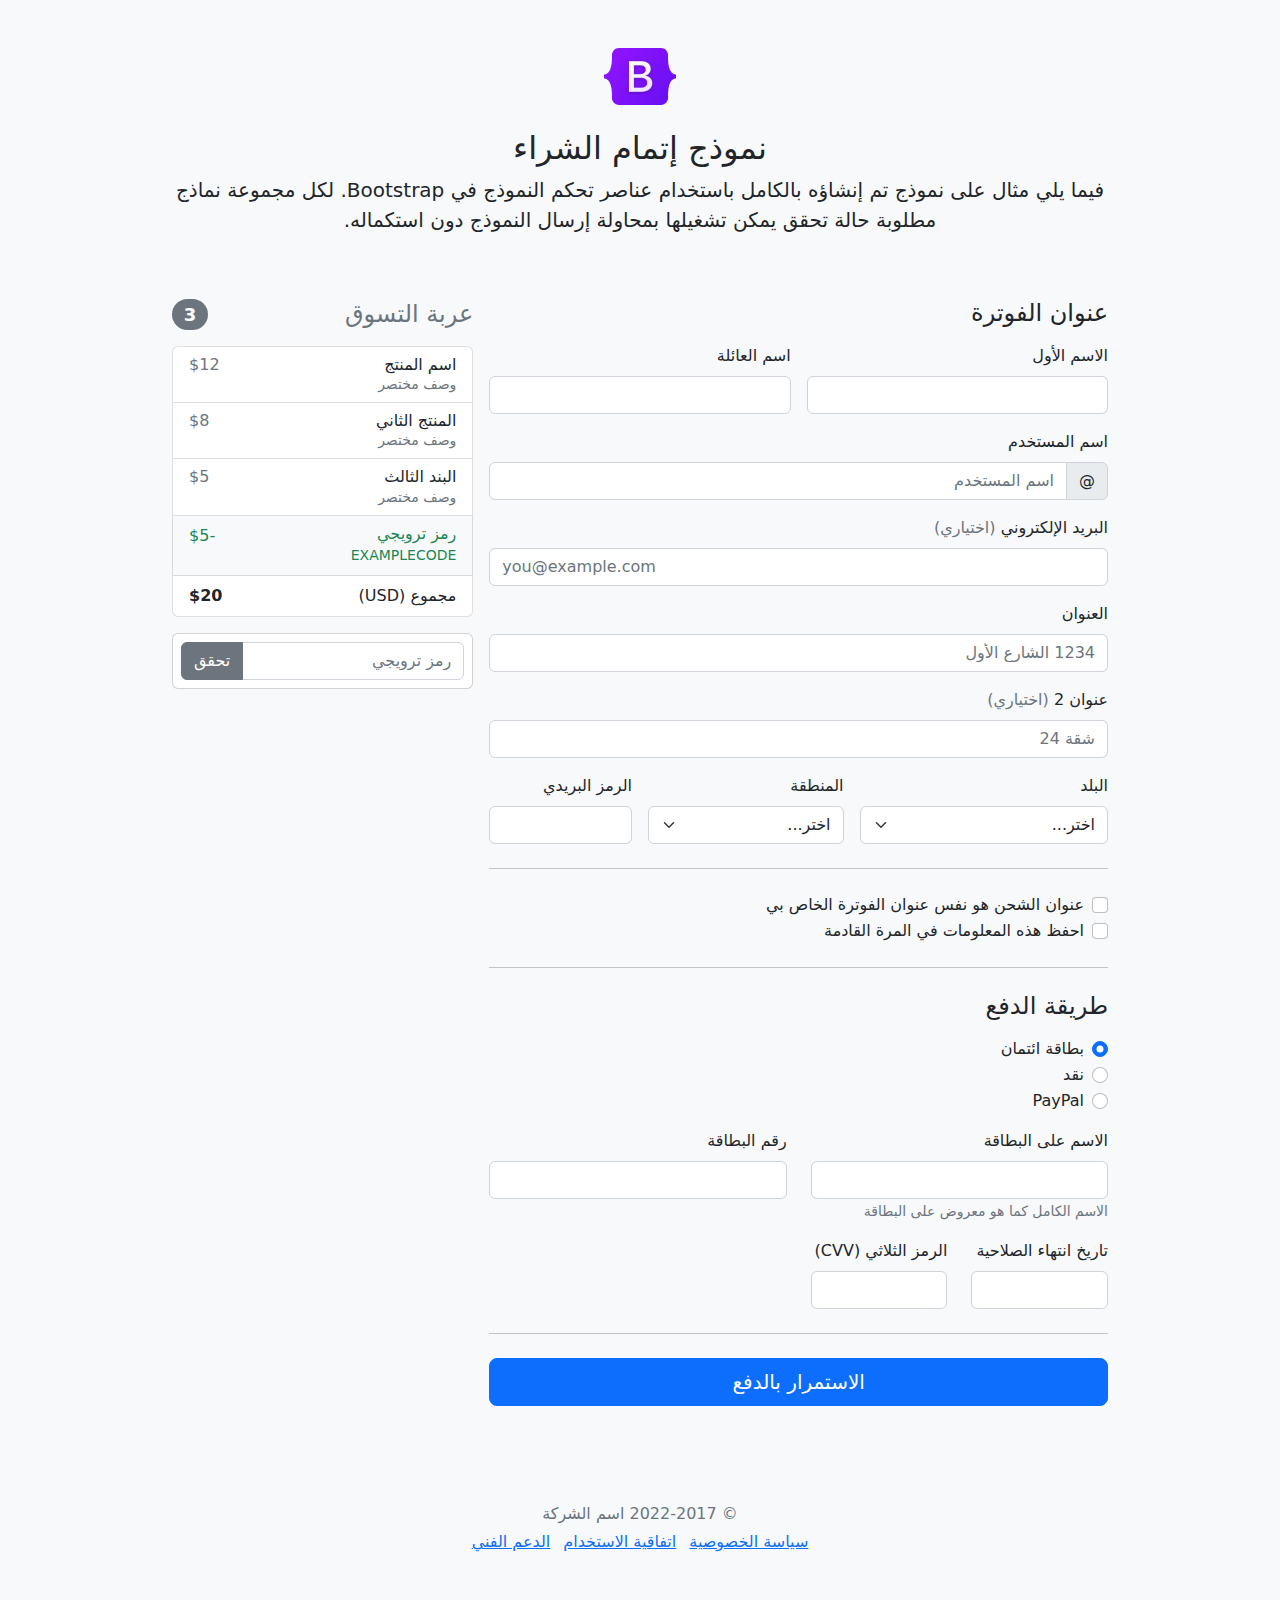
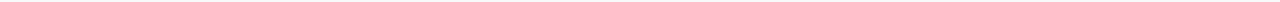
<file: bootstrap-5.2.1-examples/checkout-rtl/index.html>
<!doctype html>
<html lang="ar" dir="rtl">
  <head>
    <meta charset="utf-8">
    <meta name="viewport" content="width=device-width, initial-scale=1">
    <meta name="description" content="">
    <meta name="author" content="Mark Otto, Jacob Thornton, and Bootstrap contributors">
    <meta name="generator" content="Hugo 0.101.0">
    <title>مثال إتمام الشراء · Bootstrap v5.2</title>

    <link rel="canonical" href="https://getbootstrap.com/docs/5.2/examples/checkout-rtl/">

    

    

<link href="../assets/dist/css/bootstrap.rtl.min.css" rel="stylesheet">

    <style>
      .bd-placeholder-img {
        font-size: 1.125rem;
        text-anchor: middle;
        -webkit-user-select: none;
        -moz-user-select: none;
        user-select: none;
      }

      @media (min-width: 768px) {
        .bd-placeholder-img-lg {
          font-size: 3.5rem;
        }
      }

      .b-example-divider {
        height: 3rem;
        background-color: rgba(0, 0, 0, .1);
        border: solid rgba(0, 0, 0, .15);
        border-width: 1px 0;
        box-shadow: inset 0 .5em 1.5em rgba(0, 0, 0, .1), inset 0 .125em .5em rgba(0, 0, 0, .15);
      }

      .b-example-vr {
        flex-shrink: 0;
        width: 1.5rem;
        height: 100vh;
      }

      .bi {
        vertical-align: -.125em;
        fill: currentColor;
      }

      .nav-scroller {
        position: relative;
        z-index: 2;
        height: 2.75rem;
        overflow-y: hidden;
      }

      .nav-scroller .nav {
        display: flex;
        flex-wrap: nowrap;
        padding-bottom: 1rem;
        margin-top: -1px;
        overflow-x: auto;
        text-align: center;
        white-space: nowrap;
        -webkit-overflow-scrolling: touch;
      }
    </style>

    
    <!-- Custom styles for this template -->
    <link href="../checkout/form-validation.css" rel="stylesheet">
  </head>
  <body class="bg-light">
    
<div class="container">
  <main>
    <div class="py-5 text-center">
      <img class="d-block mx-auto mb-4" src="../assets/brand/bootstrap-logo.svg" alt="" width="72" height="57">
      <h2>نموذج إتمام الشراء</h2>
      <p class="lead">فيما يلي مثال على نموذج تم إنشاؤه بالكامل باستخدام عناصر تحكم النموذج في Bootstrap. لكل مجموعة نماذج مطلوبة حالة تحقق يمكن تشغيلها بمحاولة إرسال النموذج دون استكماله.</p>
    </div>

    <div class="row g-3">
      <div class="col-md-5 col-lg-4 order-md-last">
        <h4 class="d-flex justify-content-between align-items-center mb-3">
          <span class="text-muted">عربة التسوق</span>
          <span class="badge bg-secondary rounded-pill">3</span>
        </h4>
        <ul class="list-group mb-3">
          <li class="list-group-item d-flex justify-content-between lh-sm">
            <div>
              <h6 class="my-0">اسم المنتج</h6>
              <small class="text-muted">وصف مختصر</small>
            </div>
            <span class="text-muted">$12</span>
          </li>
          <li class="list-group-item d-flex justify-content-between lh-sm">
            <div>
              <h6 class="my-0">المنتج الثاني</h6>
              <small class="text-muted">وصف مختصر</small>
            </div>
            <span class="text-muted">$8</span>
          </li>
          <li class="list-group-item d-flex justify-content-between lh-sm">
            <div>
              <h6 class="my-0">البند الثالث</h6>
              <small class="text-muted">وصف مختصر</small>
            </div>
            <span class="text-muted">$5</span>
          </li>
          <li class="list-group-item d-flex justify-content-between bg-light">
            <div class="text-success">
              <h6 class="my-0">رمز ترويجي</h6>
              <small>EXAMPLECODE</small>
            </div>
            <span class="text-success">-$5</span>
          </li>
          <li class="list-group-item d-flex justify-content-between">
            <span>مجموع (USD)</span>
            <strong>$20</strong>
          </li>
        </ul>

        <form class="card p-2">
          <div class="input-group">
            <input type="text" class="form-control" placeholder="رمز ترويجي">
            <button type="submit" class="btn btn-secondary">تحقق</button>
          </div>
        </form>
      </div>
      <div class="col-md-7 col-lg-8">
        <h4 class="mb-3">عنوان الفوترة</h4>
        <form class="needs-validation" novalidate>
          <div class="row g-3">
            <div class="col-sm-6">
              <label for="firstName" class="form-label">الاسم الأول</label>
              <input type="text" class="form-control" id="firstName" placeholder="" value="" required>
              <div class="invalid-feedback">
                يرجى إدخال اسم أول صحيح.
              </div>
            </div>

            <div class="col-sm-6">
              <label for="lastName" class="form-label">اسم العائلة</label>
              <input type="text" class="form-control" id="lastName" placeholder="" value="" required>
              <div class="invalid-feedback">
                يرجى إدخال اسم عائلة صحيح.
              </div>
            </div>

            <div class="col-12">
              <label for="username" class="form-label">اسم المستخدم</label>
              <div class="input-group has-validation">
                <span class="input-group-text">@</span>
                <input type="text" class="form-control" id="username" placeholder="اسم المستخدم" required>
              <div class="invalid-feedback">
                اسم المستخدم الخاص بك مطلوب.
                </div>
              </div>
            </div>

            <div class="col-12">
              <label for="email" class="form-label">البريد الإلكتروني <span class="text-muted">(اختياري)</span></label>
              <input type="email" class="form-control" id="email" placeholder="you@example.com">
              <div class="invalid-feedback">
                يرجى إدخال عنوان بريد إلكتروني صحيح لتصلكم تحديثات الشحن.
              </div>
            </div>

            <div class="col-12">
              <label for="address" class="form-label">العنوان</label>
              <input type="text" class="form-control" id="address" placeholder="1234 الشارع الأول" required>
              <div class="invalid-feedback">
                يرجى إدخال عنوان الشحن الخاص بك.
              </div>
            </div>

            <div class="col-12">
              <label for="address2" class="form-label">عنوان 2 <span class="text-muted">(اختياري)</span></label>
              <input type="text" class="form-control" id="address2" placeholder="شقة 24">
            </div>

            <div class="col-md-5">
              <label for="country" class="form-label">البلد</label>
              <select class="form-select" id="country" required>
                <option value="">اختر...</option>
                <option>الولايات المتحدة الأمريكية</option>
              </select>
              <div class="invalid-feedback">
                يرجى اختيار بلد صحيح.
              </div>
            </div>

            <div class="col-md-4">
              <label for="state" class="form-label">المنطقة</label>
              <select class="form-select" id="state" required>
                <option value="">اختر...</option>
                <option>كاليفورنيا</option>
              </select>
              <div class="invalid-feedback">
                يرجى اختيار اسم منطقة صحيح.
              </div>
            </div>

            <div class="col-md-3">
              <label for="zip" class="form-label">الرمز البريدي</label>
              <input type="text" class="form-control" id="zip" placeholder="" required>
              <div class="invalid-feedback">
                الرمز البريدي مطلوب.
              </div>
            </div>
          </div>

          <hr class="my-4">

          <div class="form-check">
            <input type="checkbox" class="form-check-input" id="same-address">
            <label class="form-check-label" for="same-address">عنوان الشحن هو نفس عنوان الفوترة الخاص بي</label>
          </div>

          <div class="form-check">
            <input type="checkbox" class="form-check-input" id="save-info">
            <label class="form-check-label" for="save-info">احفظ هذه المعلومات في المرة القادمة</label>
          </div>

          <hr class="my-4">

          <h4 class="mb-3">طريقة الدفع</h4>

          <div class="my-3">
            <div class="form-check">
              <input id="credit" name="paymentMethod" type="radio" class="form-check-input" checked required>
              <label class="form-check-label" for="credit">بطاقة ائتمان</label>
            </div>
            <div class="form-check">
              <input id="cash" name="paymentMethod" type="radio" class="form-check-input" required>
              <label class="form-check-label" for="cash">نقد</label>
            </div>
            <div class="form-check">
              <input id="paypal" name="paymentMethod" type="radio" class="form-check-input" required>
              <label class="form-check-label" for="paypal">PayPal</label>
            </div>
          </div>

          <div class="row gy-3">
            <div class="col-md-6">
              <label for="cc-name" class="form-label">الاسم على البطاقة</label>
              <input type="text" class="form-control" id="cc-name" placeholder="" required>
              <small class="text-muted">الاسم الكامل كما هو معروض على البطاقة</small>
              <div class="invalid-feedback">
                الاسم على البطاقة مطلوب
              </div>
            </div>

            <div class="col-md-6">
              <label for="cc-number" class="form-label">رقم البطاقة</label>
              <input type="text" class="form-control" id="cc-number" placeholder="" required>
              <div class="invalid-feedback">
                رقم بطاقة الائتمان مطلوب
              </div>
            </div>

            <div class="col-md-3">
              <label for="cc-expiration" class="form-label">تاريخ انتهاء الصلاحية</label>
              <input type="text" class="form-control" id="cc-expiration" placeholder="" required>
              <div class="invalid-feedback">
                تاريخ انتهاء الصلاحية مطلوب
              </div>
            </div>

            <div class="col-md-3">
              <label for="cc-cvv" class="form-label">الرمز الثلاثي (CVV)</label>
              <input type="text" class="form-control" id="cc-cvv" placeholder="" required>
              <div class="invalid-feedback">
                رمز الحماية مطلوب
              </div>
            </div>
          </div>

          <hr class="my-4">

          <button class="w-100 btn btn-primary btn-lg" type="submit">الاستمرار بالدفع</button>
        </form>
      </div>
    </div>
  </main>
  <footer class="my-5 pt-5 text-muted text-center text-small">
    <p class="mb-1">&copy; 2022-2017 اسم الشركة</p>
    <ul class="list-inline">
      <li class="list-inline-item"><a href="#">سياسة الخصوصية</a></li>
      <li class="list-inline-item"><a href="#">اتفاقية الاستخدام</a></li>
      <li class="list-inline-item"><a href="#">الدعم الفني</a></li>
    </ul>
  </footer>
</div>


    <script src="../assets/dist/js/bootstrap.bundle.min.js"></script>

      <script src="../checkout/form-validation.js"></script>
  </body>
</html>
</file>
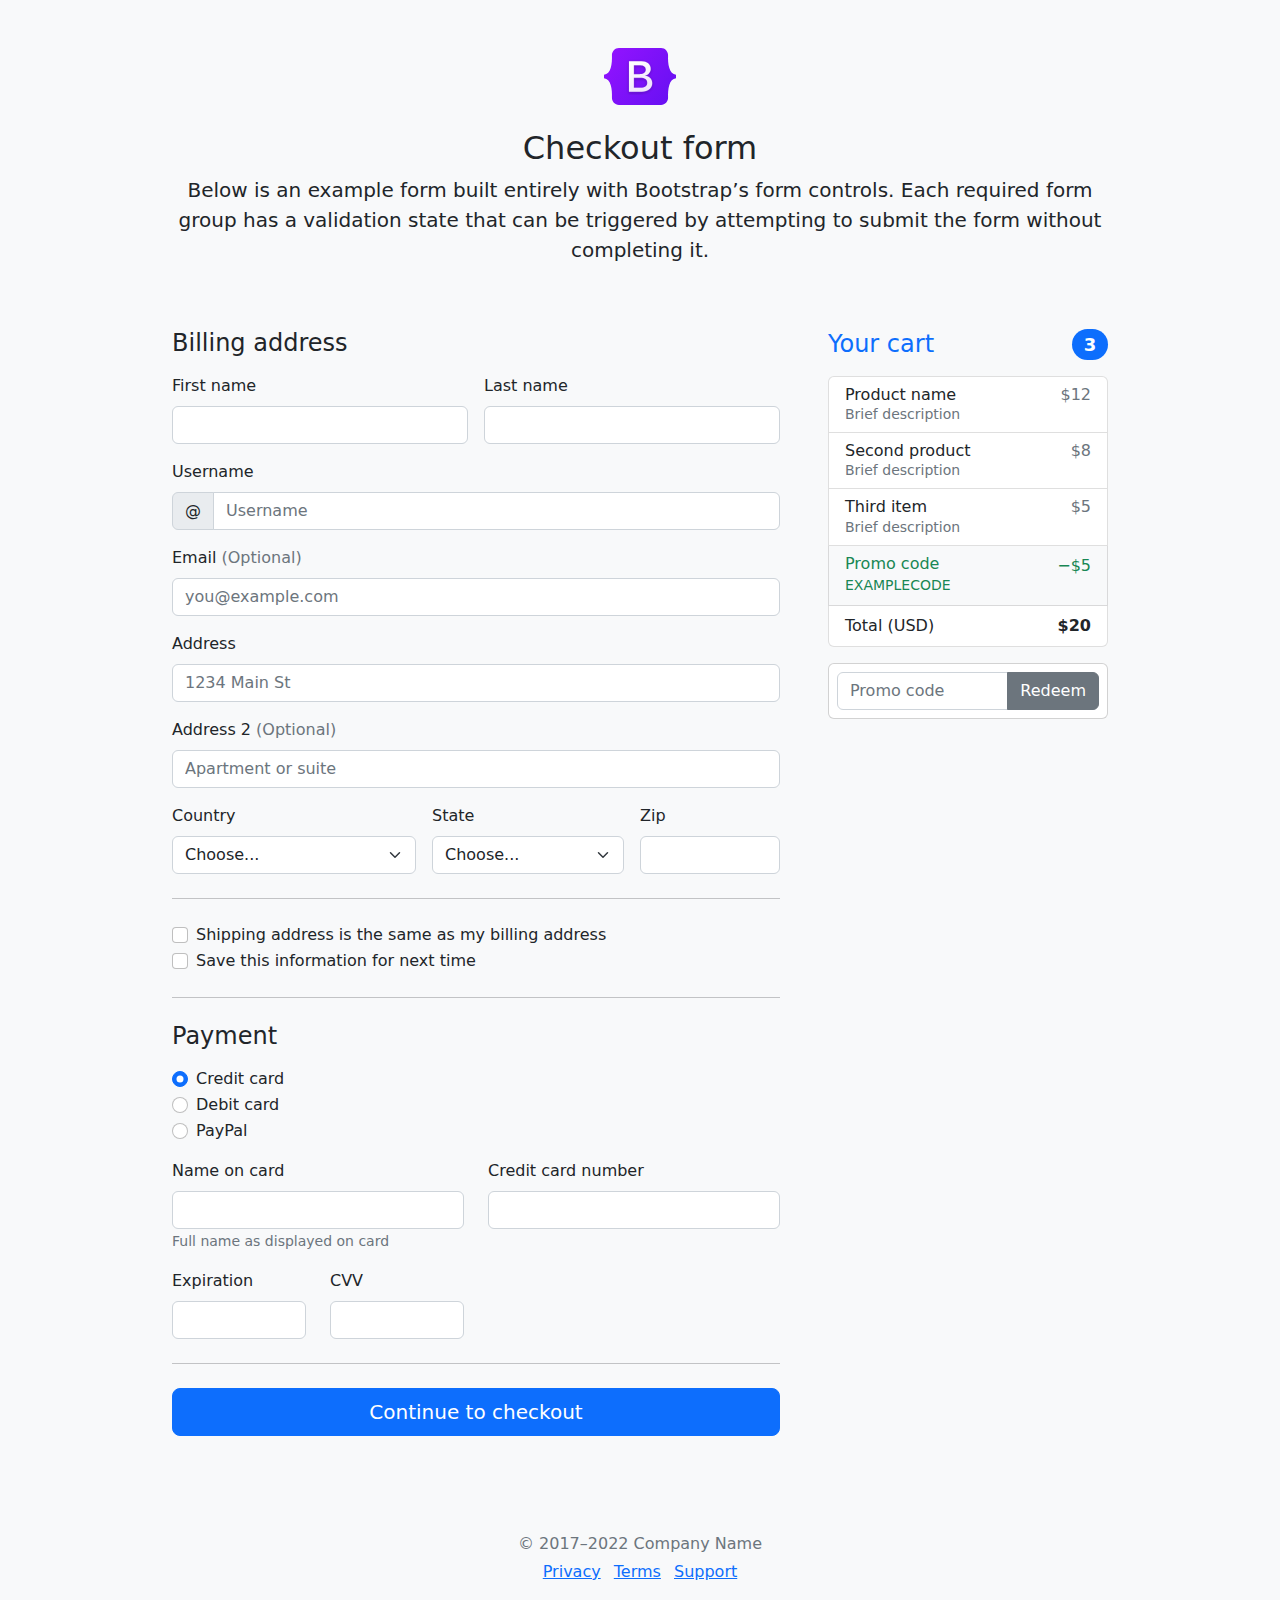
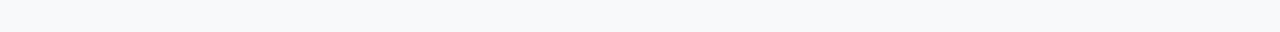
<file: bootstrap-5.2.1-examples/checkout/index.html>
<!doctype html>
<html lang="en">
  <head>
    <meta charset="utf-8">
    <meta name="viewport" content="width=device-width, initial-scale=1">
    <meta name="description" content="">
    <meta name="author" content="Mark Otto, Jacob Thornton, and Bootstrap contributors">
    <meta name="generator" content="Hugo 0.101.0">
    <title>Checkout example · Bootstrap v5.2</title>

    <link rel="canonical" href="https://getbootstrap.com/docs/5.2/examples/checkout/">

    

    

<link href="../assets/dist/css/bootstrap.min.css" rel="stylesheet">

    <style>
      .bd-placeholder-img {
        font-size: 1.125rem;
        text-anchor: middle;
        -webkit-user-select: none;
        -moz-user-select: none;
        user-select: none;
      }

      @media (min-width: 768px) {
        .bd-placeholder-img-lg {
          font-size: 3.5rem;
        }
      }

      .b-example-divider {
        height: 3rem;
        background-color: rgba(0, 0, 0, .1);
        border: solid rgba(0, 0, 0, .15);
        border-width: 1px 0;
        box-shadow: inset 0 .5em 1.5em rgba(0, 0, 0, .1), inset 0 .125em .5em rgba(0, 0, 0, .15);
      }

      .b-example-vr {
        flex-shrink: 0;
        width: 1.5rem;
        height: 100vh;
      }

      .bi {
        vertical-align: -.125em;
        fill: currentColor;
      }

      .nav-scroller {
        position: relative;
        z-index: 2;
        height: 2.75rem;
        overflow-y: hidden;
      }

      .nav-scroller .nav {
        display: flex;
        flex-wrap: nowrap;
        padding-bottom: 1rem;
        margin-top: -1px;
        overflow-x: auto;
        text-align: center;
        white-space: nowrap;
        -webkit-overflow-scrolling: touch;
      }
    </style>

    
    <!-- Custom styles for this template -->
    <link href="form-validation.css" rel="stylesheet">
  </head>
  <body class="bg-light">
    
<div class="container">
  <main>
    <div class="py-5 text-center">
      <img class="d-block mx-auto mb-4" src="../assets/brand/bootstrap-logo.svg" alt="" width="72" height="57">
      <h2>Checkout form</h2>
      <p class="lead">Below is an example form built entirely with Bootstrap’s form controls. Each required form group has a validation state that can be triggered by attempting to submit the form without completing it.</p>
    </div>

    <div class="row g-5">
      <div class="col-md-5 col-lg-4 order-md-last">
        <h4 class="d-flex justify-content-between align-items-center mb-3">
          <span class="text-primary">Your cart</span>
          <span class="badge bg-primary rounded-pill">3</span>
        </h4>
        <ul class="list-group mb-3">
          <li class="list-group-item d-flex justify-content-between lh-sm">
            <div>
              <h6 class="my-0">Product name</h6>
              <small class="text-muted">Brief description</small>
            </div>
            <span class="text-muted">$12</span>
          </li>
          <li class="list-group-item d-flex justify-content-between lh-sm">
            <div>
              <h6 class="my-0">Second product</h6>
              <small class="text-muted">Brief description</small>
            </div>
            <span class="text-muted">$8</span>
          </li>
          <li class="list-group-item d-flex justify-content-between lh-sm">
            <div>
              <h6 class="my-0">Third item</h6>
              <small class="text-muted">Brief description</small>
            </div>
            <span class="text-muted">$5</span>
          </li>
          <li class="list-group-item d-flex justify-content-between bg-light">
            <div class="text-success">
              <h6 class="my-0">Promo code</h6>
              <small>EXAMPLECODE</small>
            </div>
            <span class="text-success">−$5</span>
          </li>
          <li class="list-group-item d-flex justify-content-between">
            <span>Total (USD)</span>
            <strong>$20</strong>
          </li>
        </ul>

        <form class="card p-2">
          <div class="input-group">
            <input type="text" class="form-control" placeholder="Promo code">
            <button type="submit" class="btn btn-secondary">Redeem</button>
          </div>
        </form>
      </div>
      <div class="col-md-7 col-lg-8">
        <h4 class="mb-3">Billing address</h4>
        <form class="needs-validation" novalidate>
          <div class="row g-3">
            <div class="col-sm-6">
              <label for="firstName" class="form-label">First name</label>
              <input type="text" class="form-control" id="firstName" placeholder="" value="" required>
              <div class="invalid-feedback">
                Valid first name is required.
              </div>
            </div>

            <div class="col-sm-6">
              <label for="lastName" class="form-label">Last name</label>
              <input type="text" class="form-control" id="lastName" placeholder="" value="" required>
              <div class="invalid-feedback">
                Valid last name is required.
              </div>
            </div>

            <div class="col-12">
              <label for="username" class="form-label">Username</label>
              <div class="input-group has-validation">
                <span class="input-group-text">@</span>
                <input type="text" class="form-control" id="username" placeholder="Username" required>
              <div class="invalid-feedback">
                  Your username is required.
                </div>
              </div>
            </div>

            <div class="col-12">
              <label for="email" class="form-label">Email <span class="text-muted">(Optional)</span></label>
              <input type="email" class="form-control" id="email" placeholder="you@example.com">
              <div class="invalid-feedback">
                Please enter a valid email address for shipping updates.
              </div>
            </div>

            <div class="col-12">
              <label for="address" class="form-label">Address</label>
              <input type="text" class="form-control" id="address" placeholder="1234 Main St" required>
              <div class="invalid-feedback">
                Please enter your shipping address.
              </div>
            </div>

            <div class="col-12">
              <label for="address2" class="form-label">Address 2 <span class="text-muted">(Optional)</span></label>
              <input type="text" class="form-control" id="address2" placeholder="Apartment or suite">
            </div>

            <div class="col-md-5">
              <label for="country" class="form-label">Country</label>
              <select class="form-select" id="country" required>
                <option value="">Choose...</option>
                <option>United States</option>
              </select>
              <div class="invalid-feedback">
                Please select a valid country.
              </div>
            </div>

            <div class="col-md-4">
              <label for="state" class="form-label">State</label>
              <select class="form-select" id="state" required>
                <option value="">Choose...</option>
                <option>California</option>
              </select>
              <div class="invalid-feedback">
                Please provide a valid state.
              </div>
            </div>

            <div class="col-md-3">
              <label for="zip" class="form-label">Zip</label>
              <input type="text" class="form-control" id="zip" placeholder="" required>
              <div class="invalid-feedback">
                Zip code required.
              </div>
            </div>
          </div>

          <hr class="my-4">

          <div class="form-check">
            <input type="checkbox" class="form-check-input" id="same-address">
            <label class="form-check-label" for="same-address">Shipping address is the same as my billing address</label>
          </div>

          <div class="form-check">
            <input type="checkbox" class="form-check-input" id="save-info">
            <label class="form-check-label" for="save-info">Save this information for next time</label>
          </div>

          <hr class="my-4">

          <h4 class="mb-3">Payment</h4>

          <div class="my-3">
            <div class="form-check">
              <input id="credit" name="paymentMethod" type="radio" class="form-check-input" checked required>
              <label class="form-check-label" for="credit">Credit card</label>
            </div>
            <div class="form-check">
              <input id="debit" name="paymentMethod" type="radio" class="form-check-input" required>
              <label class="form-check-label" for="debit">Debit card</label>
            </div>
            <div class="form-check">
              <input id="paypal" name="paymentMethod" type="radio" class="form-check-input" required>
              <label class="form-check-label" for="paypal">PayPal</label>
            </div>
          </div>

          <div class="row gy-3">
            <div class="col-md-6">
              <label for="cc-name" class="form-label">Name on card</label>
              <input type="text" class="form-control" id="cc-name" placeholder="" required>
              <small class="text-muted">Full name as displayed on card</small>
              <div class="invalid-feedback">
                Name on card is required
              </div>
            </div>

            <div class="col-md-6">
              <label for="cc-number" class="form-label">Credit card number</label>
              <input type="text" class="form-control" id="cc-number" placeholder="" required>
              <div class="invalid-feedback">
                Credit card number is required
              </div>
            </div>

            <div class="col-md-3">
              <label for="cc-expiration" class="form-label">Expiration</label>
              <input type="text" class="form-control" id="cc-expiration" placeholder="" required>
              <div class="invalid-feedback">
                Expiration date required
              </div>
            </div>

            <div class="col-md-3">
              <label for="cc-cvv" class="form-label">CVV</label>
              <input type="text" class="form-control" id="cc-cvv" placeholder="" required>
              <div class="invalid-feedback">
                Security code required
              </div>
            </div>
          </div>

          <hr class="my-4">

          <button class="w-100 btn btn-primary btn-lg" type="submit">Continue to checkout</button>
        </form>
      </div>
    </div>
  </main>

  <footer class="my-5 pt-5 text-muted text-center text-small">
    <p class="mb-1">&copy; 2017–2022 Company Name</p>
    <ul class="list-inline">
      <li class="list-inline-item"><a href="#">Privacy</a></li>
      <li class="list-inline-item"><a href="#">Terms</a></li>
      <li class="list-inline-item"><a href="#">Support</a></li>
    </ul>
  </footer>
</div>


    <script src="../assets/dist/js/bootstrap.bundle.min.js"></script>

      <script src="form-validation.js"></script>
  </body>
</html>
</file>
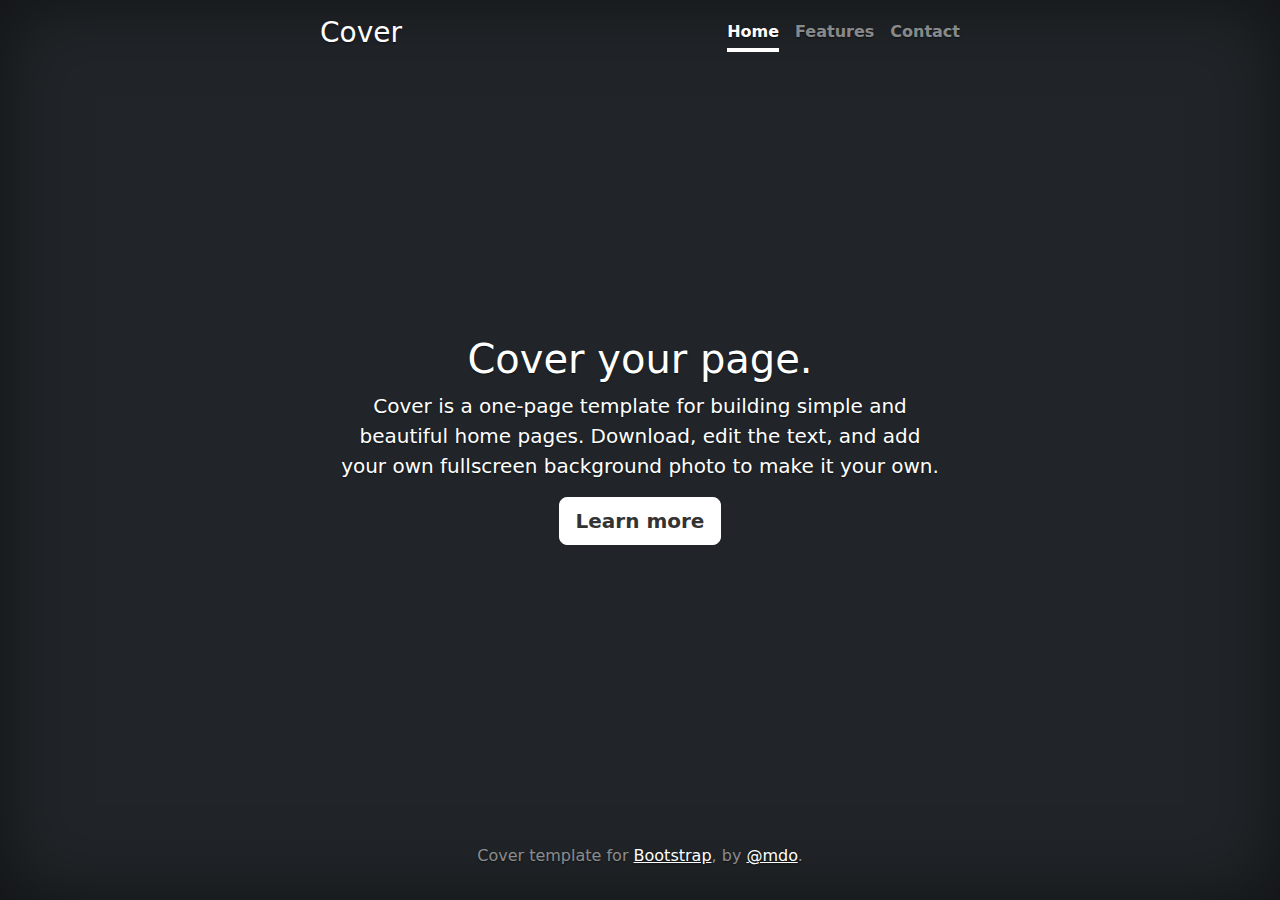
<file: bootstrap-5.2.1-examples/cover/index.html>
<!doctype html>
<html lang="en" class="h-100">
  <head>
    <meta charset="utf-8">
    <meta name="viewport" content="width=device-width, initial-scale=1">
    <meta name="description" content="">
    <meta name="author" content="Mark Otto, Jacob Thornton, and Bootstrap contributors">
    <meta name="generator" content="Hugo 0.101.0">
    <title>Cover Template · Bootstrap v5.2</title>

    <link rel="canonical" href="https://getbootstrap.com/docs/5.2/examples/cover/">

    

    

<link href="../assets/dist/css/bootstrap.min.css" rel="stylesheet">

    <style>
      .bd-placeholder-img {
        font-size: 1.125rem;
        text-anchor: middle;
        -webkit-user-select: none;
        -moz-user-select: none;
        user-select: none;
      }

      @media (min-width: 768px) {
        .bd-placeholder-img-lg {
          font-size: 3.5rem;
        }
      }

      .b-example-divider {
        height: 3rem;
        background-color: rgba(0, 0, 0, .1);
        border: solid rgba(0, 0, 0, .15);
        border-width: 1px 0;
        box-shadow: inset 0 .5em 1.5em rgba(0, 0, 0, .1), inset 0 .125em .5em rgba(0, 0, 0, .15);
      }

      .b-example-vr {
        flex-shrink: 0;
        width: 1.5rem;
        height: 100vh;
      }

      .bi {
        vertical-align: -.125em;
        fill: currentColor;
      }

      .nav-scroller {
        position: relative;
        z-index: 2;
        height: 2.75rem;
        overflow-y: hidden;
      }

      .nav-scroller .nav {
        display: flex;
        flex-wrap: nowrap;
        padding-bottom: 1rem;
        margin-top: -1px;
        overflow-x: auto;
        text-align: center;
        white-space: nowrap;
        -webkit-overflow-scrolling: touch;
      }
    </style>

    
    <!-- Custom styles for this template -->
    <link href="cover.css" rel="stylesheet">
  </head>
  <body class="d-flex h-100 text-center text-bg-dark">
    
<div class="cover-container d-flex w-100 h-100 p-3 mx-auto flex-column">
  <header class="mb-auto">
    <div>
      <h3 class="float-md-start mb-0">Cover</h3>
      <nav class="nav nav-masthead justify-content-center float-md-end">
        <a class="nav-link fw-bold py-1 px-0 active" aria-current="page" href="#">Home</a>
        <a class="nav-link fw-bold py-1 px-0" href="#">Features</a>
        <a class="nav-link fw-bold py-1 px-0" href="#">Contact</a>
      </nav>
    </div>
  </header>

  <main class="px-3">
    <h1>Cover your page.</h1>
    <p class="lead">Cover is a one-page template for building simple and beautiful home pages. Download, edit the text, and add your own fullscreen background photo to make it your own.</p>
    <p class="lead">
      <a href="#" class="btn btn-lg btn-secondary fw-bold border-white bg-white">Learn more</a>
    </p>
  </main>

  <footer class="mt-auto text-white-50">
    <p>Cover template for <a href="https://getbootstrap.com/" class="text-white">Bootstrap</a>, by <a href="https://twitter.com/mdo" class="text-white">@mdo</a>.</p>
  </footer>
</div>


    
  </body>
</html>
</file>
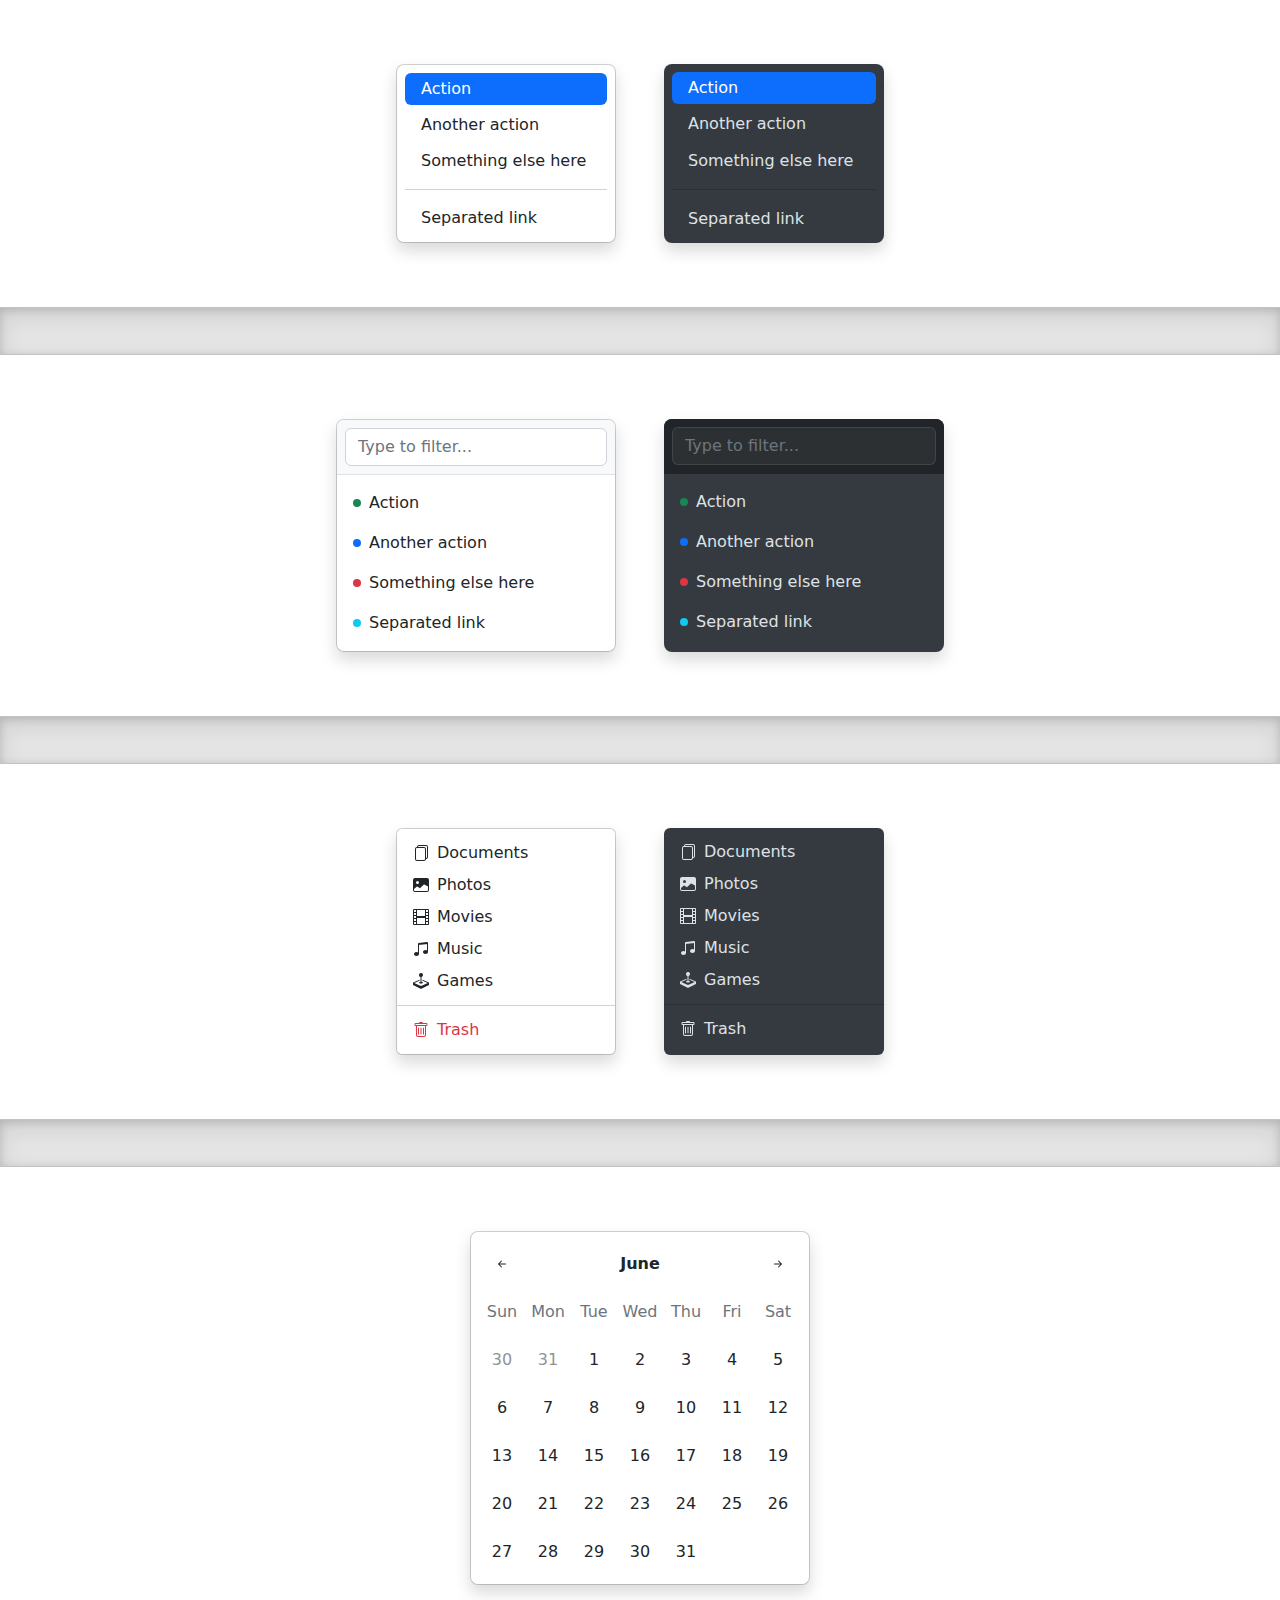
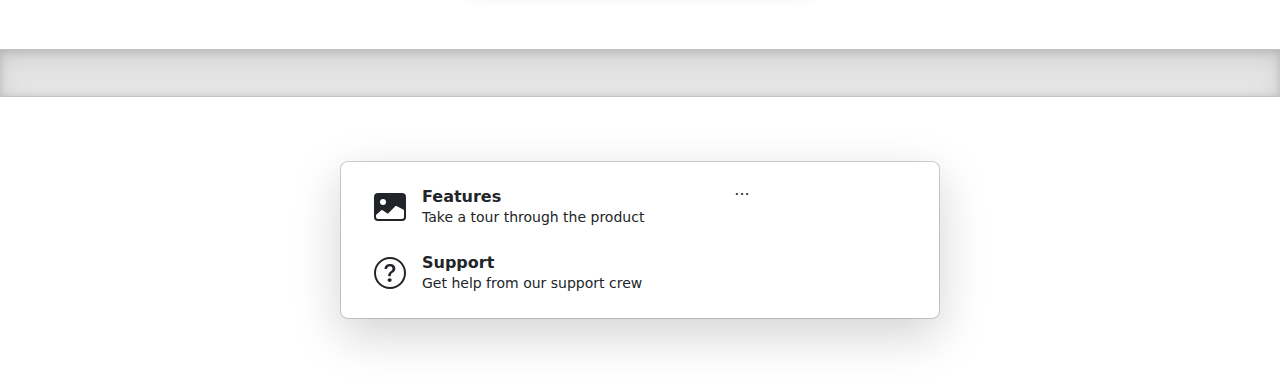
<file: bootstrap-5.2.1-examples/dropdowns/index.html>
<!doctype html>
<html lang="en">
  <head>
    <meta charset="utf-8">
    <meta name="viewport" content="width=device-width, initial-scale=1">
    <meta name="description" content="">
    <meta name="author" content="Mark Otto, Jacob Thornton, and Bootstrap contributors">
    <meta name="generator" content="Hugo 0.101.0">
    <title>Dropdowns · Bootstrap v5.2</title>

    <link rel="canonical" href="https://getbootstrap.com/docs/5.2/examples/dropdowns/">

    

    

<link href="../assets/dist/css/bootstrap.min.css" rel="stylesheet">

    <style>
      .bd-placeholder-img {
        font-size: 1.125rem;
        text-anchor: middle;
        -webkit-user-select: none;
        -moz-user-select: none;
        user-select: none;
      }

      @media (min-width: 768px) {
        .bd-placeholder-img-lg {
          font-size: 3.5rem;
        }
      }

      .b-example-divider {
        height: 3rem;
        background-color: rgba(0, 0, 0, .1);
        border: solid rgba(0, 0, 0, .15);
        border-width: 1px 0;
        box-shadow: inset 0 .5em 1.5em rgba(0, 0, 0, .1), inset 0 .125em .5em rgba(0, 0, 0, .15);
      }

      .b-example-vr {
        flex-shrink: 0;
        width: 1.5rem;
        height: 100vh;
      }

      .bi {
        vertical-align: -.125em;
        fill: currentColor;
      }

      .nav-scroller {
        position: relative;
        z-index: 2;
        height: 2.75rem;
        overflow-y: hidden;
      }

      .nav-scroller .nav {
        display: flex;
        flex-wrap: nowrap;
        padding-bottom: 1rem;
        margin-top: -1px;
        overflow-x: auto;
        text-align: center;
        white-space: nowrap;
        -webkit-overflow-scrolling: touch;
      }
    </style>

    
    <!-- Custom styles for this template -->
    <link href="dropdowns.css" rel="stylesheet">
  </head>
  <body>
    
<svg xmlns="http://www.w3.org/2000/svg" style="display: none;">
  <symbol id="bootstrap" viewBox="0 0 118 94">
    <title>Bootstrap</title>
    <path fill-rule="evenodd" clip-rule="evenodd" d="M24.509 0c-6.733 0-11.715 5.893-11.492 12.284.214 6.14-.064 14.092-2.066 20.577C8.943 39.365 5.547 43.485 0 44.014v5.972c5.547.529 8.943 4.649 10.951 11.153 2.002 6.485 2.28 14.437 2.066 20.577C12.794 88.106 17.776 94 24.51 94H93.5c6.733 0 11.714-5.893 11.491-12.284-.214-6.14.064-14.092 2.066-20.577 2.009-6.504 5.396-10.624 10.943-11.153v-5.972c-5.547-.529-8.934-4.649-10.943-11.153-2.002-6.484-2.28-14.437-2.066-20.577C105.214 5.894 100.233 0 93.5 0H24.508zM80 57.863C80 66.663 73.436 72 62.543 72H44a2 2 0 01-2-2V24a2 2 0 012-2h18.437c9.083 0 15.044 4.92 15.044 12.474 0 5.302-4.01 10.049-9.119 10.88v.277C75.317 46.394 80 51.21 80 57.863zM60.521 28.34H49.948v14.934h8.905c6.884 0 10.68-2.772 10.68-7.727 0-4.643-3.264-7.207-9.012-7.207zM49.948 49.2v16.458H60.91c7.167 0 10.964-2.876 10.964-8.281 0-5.406-3.903-8.178-11.425-8.178H49.948z"></path>
  </symbol>

  <symbol id="exclamation-triangle-fill" viewBox="0 0 16 16">
    <path d="M8.982 1.566a1.13 1.13 0 0 0-1.96 0L.165 13.233c-.457.778.091 1.767.98 1.767h13.713c.889 0 1.438-.99.98-1.767L8.982 1.566zM8 5c.535 0 .954.462.9.995l-.35 3.507a.552.552 0 0 1-1.1 0L7.1 5.995A.905.905 0 0 1 8 5zm.002 6a1 1 0 1 1 0 2 1 1 0 0 1 0-2z"/>
  </symbol>

  <symbol id="check2" viewBox="0 0 16 16">
    <path d="M13.854 3.646a.5.5 0 0 1 0 .708l-7 7a.5.5 0 0 1-.708 0l-3.5-3.5a.5.5 0 1 1 .708-.708L6.5 10.293l6.646-6.647a.5.5 0 0 1 .708 0z"/>
  </symbol>

  <symbol id="check2-circle" viewBox="0 0 16 16">
    <path d="M2.5 8a5.5 5.5 0 0 1 8.25-4.764.5.5 0 0 0 .5-.866A6.5 6.5 0 1 0 14.5 8a.5.5 0 0 0-1 0 5.5 5.5 0 1 1-11 0z"/>
    <path d="M15.354 3.354a.5.5 0 0 0-.708-.708L8 9.293 5.354 6.646a.5.5 0 1 0-.708.708l3 3a.5.5 0 0 0 .708 0l7-7z"/>
  </symbol>

  <symbol id="bookmark-star" viewBox="0 0 16 16">
    <path d="M7.84 4.1a.178.178 0 0 1 .32 0l.634 1.285a.178.178 0 0 0 .134.098l1.42.206c.145.021.204.2.098.303L9.42 6.993a.178.178 0 0 0-.051.158l.242 1.414a.178.178 0 0 1-.258.187l-1.27-.668a.178.178 0 0 0-.165 0l-1.27.668a.178.178 0 0 1-.257-.187l.242-1.414a.178.178 0 0 0-.05-.158l-1.03-1.001a.178.178 0 0 1 .098-.303l1.42-.206a.178.178 0 0 0 .134-.098L7.84 4.1z"/>
    <path d="M2 2a2 2 0 0 1 2-2h8a2 2 0 0 1 2 2v13.5a.5.5 0 0 1-.777.416L8 13.101l-5.223 2.815A.5.5 0 0 1 2 15.5V2zm2-1a1 1 0 0 0-1 1v12.566l4.723-2.482a.5.5 0 0 1 .554 0L13 14.566V2a1 1 0 0 0-1-1H4z"/>
  </symbol>

  <symbol id="grid-fill" viewBox="0 0 16 16">
    <path d="M1 2.5A1.5 1.5 0 0 1 2.5 1h3A1.5 1.5 0 0 1 7 2.5v3A1.5 1.5 0 0 1 5.5 7h-3A1.5 1.5 0 0 1 1 5.5v-3zm8 0A1.5 1.5 0 0 1 10.5 1h3A1.5 1.5 0 0 1 15 2.5v3A1.5 1.5 0 0 1 13.5 7h-3A1.5 1.5 0 0 1 9 5.5v-3zm-8 8A1.5 1.5 0 0 1 2.5 9h3A1.5 1.5 0 0 1 7 10.5v3A1.5 1.5 0 0 1 5.5 15h-3A1.5 1.5 0 0 1 1 13.5v-3zm8 0A1.5 1.5 0 0 1 10.5 9h3a1.5 1.5 0 0 1 1.5 1.5v3a1.5 1.5 0 0 1-1.5 1.5h-3A1.5 1.5 0 0 1 9 13.5v-3z"/>
  </symbol>

  <symbol id="stars" viewBox="0 0 16 16">
    <path d="M7.657 6.247c.11-.33.576-.33.686 0l.645 1.937a2.89 2.89 0 0 0 1.829 1.828l1.936.645c.33.11.33.576 0 .686l-1.937.645a2.89 2.89 0 0 0-1.828 1.829l-.645 1.936a.361.361 0 0 1-.686 0l-.645-1.937a2.89 2.89 0 0 0-1.828-1.828l-1.937-.645a.361.361 0 0 1 0-.686l1.937-.645a2.89 2.89 0 0 0 1.828-1.828l.645-1.937zM3.794 1.148a.217.217 0 0 1 .412 0l.387 1.162c.173.518.579.924 1.097 1.097l1.162.387a.217.217 0 0 1 0 .412l-1.162.387A1.734 1.734 0 0 0 4.593 5.69l-.387 1.162a.217.217 0 0 1-.412 0L3.407 5.69A1.734 1.734 0 0 0 2.31 4.593l-1.162-.387a.217.217 0 0 1 0-.412l1.162-.387A1.734 1.734 0 0 0 3.407 2.31l.387-1.162zM10.863.099a.145.145 0 0 1 .274 0l.258.774c.115.346.386.617.732.732l.774.258a.145.145 0 0 1 0 .274l-.774.258a1.156 1.156 0 0 0-.732.732l-.258.774a.145.145 0 0 1-.274 0l-.258-.774a1.156 1.156 0 0 0-.732-.732L9.1 2.137a.145.145 0 0 1 0-.274l.774-.258c.346-.115.617-.386.732-.732L10.863.1z"/>
  </symbol>

  <symbol id="film" viewBox="0 0 16 16">
    <path d="M0 1a1 1 0 0 1 1-1h14a1 1 0 0 1 1 1v14a1 1 0 0 1-1 1H1a1 1 0 0 1-1-1V1zm4 0v6h8V1H4zm8 8H4v6h8V9zM1 1v2h2V1H1zm2 3H1v2h2V4zM1 7v2h2V7H1zm2 3H1v2h2v-2zm-2 3v2h2v-2H1zM15 1h-2v2h2V1zm-2 3v2h2V4h-2zm2 3h-2v2h2V7zm-2 3v2h2v-2h-2zm2 3h-2v2h2v-2z"/>
  </symbol>

  <symbol id="joystick" viewBox="0 0 16 16">
    <path d="M10 2a2 2 0 0 1-1.5 1.937v5.087c.863.083 1.5.377 1.5.726 0 .414-.895.75-2 .75s-2-.336-2-.75c0-.35.637-.643 1.5-.726V3.937A2 2 0 1 1 10 2z"/>
    <path d="M0 9.665v1.717a1 1 0 0 0 .553.894l6.553 3.277a2 2 0 0 0 1.788 0l6.553-3.277a1 1 0 0 0 .553-.894V9.665c0-.1-.06-.19-.152-.23L9.5 6.715v.993l5.227 2.178a.125.125 0 0 1 .001.23l-5.94 2.546a2 2 0 0 1-1.576 0l-5.94-2.546a.125.125 0 0 1 .001-.23L6.5 7.708l-.013-.988L.152 9.435a.25.25 0 0 0-.152.23z"/>
  </symbol>

  <symbol id="music-note-beamed" viewBox="0 0 16 16">
    <path d="M6 13c0 1.105-1.12 2-2.5 2S1 14.105 1 13c0-1.104 1.12-2 2.5-2s2.5.896 2.5 2zm9-2c0 1.105-1.12 2-2.5 2s-2.5-.895-2.5-2 1.12-2 2.5-2 2.5.895 2.5 2z"/>
    <path fill-rule="evenodd" d="M14 11V2h1v9h-1zM6 3v10H5V3h1z"/>
    <path d="M5 2.905a1 1 0 0 1 .9-.995l8-.8a1 1 0 0 1 1.1.995V3L5 4V2.905z"/>
  </symbol>

  <symbol id="files" viewBox="0 0 16 16">
    <path d="M13 0H6a2 2 0 0 0-2 2 2 2 0 0 0-2 2v10a2 2 0 0 0 2 2h7a2 2 0 0 0 2-2 2 2 0 0 0 2-2V2a2 2 0 0 0-2-2zm0 13V4a2 2 0 0 0-2-2H5a1 1 0 0 1 1-1h7a1 1 0 0 1 1 1v10a1 1 0 0 1-1 1zM3 4a1 1 0 0 1 1-1h7a1 1 0 0 1 1 1v10a1 1 0 0 1-1 1H4a1 1 0 0 1-1-1V4z"/>
  </symbol>

  <symbol id="image-fill" viewBox="0 0 16 16">
    <path d="M.002 3a2 2 0 0 1 2-2h12a2 2 0 0 1 2 2v10a2 2 0 0 1-2 2h-12a2 2 0 0 1-2-2V3zm1 9v1a1 1 0 0 0 1 1h12a1 1 0 0 0 1-1V9.5l-3.777-1.947a.5.5 0 0 0-.577.093l-3.71 3.71-2.66-1.772a.5.5 0 0 0-.63.062L1.002 12zm5-6.5a1.5 1.5 0 1 0-3 0 1.5 1.5 0 0 0 3 0z"/>
  </symbol>

  <symbol id="trash" viewBox="0 0 16 16">
    <path d="M5.5 5.5A.5.5 0 0 1 6 6v6a.5.5 0 0 1-1 0V6a.5.5 0 0 1 .5-.5zm2.5 0a.5.5 0 0 1 .5.5v6a.5.5 0 0 1-1 0V6a.5.5 0 0 1 .5-.5zm3 .5a.5.5 0 0 0-1 0v6a.5.5 0 0 0 1 0V6z"/>
    <path fill-rule="evenodd" d="M14.5 3a1 1 0 0 1-1 1H13v9a2 2 0 0 1-2 2H5a2 2 0 0 1-2-2V4h-.5a1 1 0 0 1-1-1V2a1 1 0 0 1 1-1H6a1 1 0 0 1 1-1h2a1 1 0 0 1 1 1h3.5a1 1 0 0 1 1 1v1zM4.118 4 4 4.059V13a1 1 0 0 0 1 1h6a1 1 0 0 0 1-1V4.059L11.882 4H4.118zM2.5 3V2h11v1h-11z"/>
  </symbol>

  <symbol id="question-circle" viewBox="0 0 16 16">
    <path d="M8 15A7 7 0 1 1 8 1a7 7 0 0 1 0 14zm0 1A8 8 0 1 0 8 0a8 8 0 0 0 0 16z"/>
    <path d="M5.255 5.786a.237.237 0 0 0 .241.247h.825c.138 0 .248-.113.266-.25.09-.656.54-1.134 1.342-1.134.686 0 1.314.343 1.314 1.168 0 .635-.374.927-.965 1.371-.673.489-1.206 1.06-1.168 1.987l.003.217a.25.25 0 0 0 .25.246h.811a.25.25 0 0 0 .25-.25v-.105c0-.718.273-.927 1.01-1.486.609-.463 1.244-.977 1.244-2.056 0-1.511-1.276-2.241-2.673-2.241-1.267 0-2.655.59-2.75 2.286zm1.557 5.763c0 .533.425.927 1.01.927.609 0 1.028-.394 1.028-.927 0-.552-.42-.94-1.029-.94-.584 0-1.009.388-1.009.94z"/>
  </symbol>

  <symbol id="arrow-left-short" viewBox="0 0 16 16">
    <path fill-rule="evenodd" d="M12 8a.5.5 0 0 1-.5.5H5.707l2.147 2.146a.5.5 0 0 1-.708.708l-3-3a.5.5 0 0 1 0-.708l3-3a.5.5 0 1 1 .708.708L5.707 7.5H11.5a.5.5 0 0 1 .5.5z"/>
  </symbol>

  <symbol id="arrow-right-short" viewBox="0 0 16 16">
    <path fill-rule="evenodd" d="M4 8a.5.5 0 0 1 .5-.5h5.793L8.146 5.354a.5.5 0 1 1 .708-.708l3 3a.5.5 0 0 1 0 .708l-3 3a.5.5 0 0 1-.708-.708L10.293 8.5H4.5A.5.5 0 0 1 4 8z"/>
  </symbol>
</svg>

<div class="d-flex gap-5 justify-content-center">
  <ul class="dropdown-menu position-static d-grid gap-1 p-2 rounded-3 mx-0 shadow w-220px">
    <li><a class="dropdown-item rounded-2 active" href="#">Action</a></li>
    <li><a class="dropdown-item rounded-2" href="#">Another action</a></li>
    <li><a class="dropdown-item rounded-2" href="#">Something else here</a></li>
    <li><hr class="dropdown-divider"></li>
    <li><a class="dropdown-item rounded-2" href="#">Separated link</a></li>
  </ul>
  <ul class="dropdown-menu dropdown-menu-dark position-static d-grid gap-1 p-2 rounded-3 mx-0 border-0 shadow w-220px">
    <li><a class="dropdown-item rounded-2 active" href="#">Action</a></li>
    <li><a class="dropdown-item rounded-2" href="#">Another action</a></li>
    <li><a class="dropdown-item rounded-2" href="#">Something else here</a></li>
    <li><hr class="dropdown-divider"></li>
    <li><a class="dropdown-item rounded-2" href="#">Separated link</a></li>
  </ul>
</div>

<div class="b-example-divider"></div>

<div class="d-flex gap-5 justify-content-center">
  <div class="dropdown-menu d-block position-static pt-0 mx-0 rounded-3 shadow overflow-hidden w-280px">
    <form class="p-2 mb-2 bg-light border-bottom">
      <input type="search" class="form-control" autocomplete="false" placeholder="Type to filter...">
    </form>
    <ul class="list-unstyled mb-0">
      <li><a class="dropdown-item d-flex align-items-center gap-2 py-2" href="#">
        <span class="d-inline-block bg-success rounded-circle p-1"></span>
        Action
      </a></li>
      <li><a class="dropdown-item d-flex align-items-center gap-2 py-2" href="#">
        <span class="d-inline-block bg-primary rounded-circle p-1"></span>
        Another action
      </a></li>
      <li><a class="dropdown-item d-flex align-items-center gap-2 py-2" href="#">
        <span class="d-inline-block bg-danger rounded-circle p-1"></span>
        Something else here
      </a></li>
      <li><a class="dropdown-item d-flex align-items-center gap-2 py-2" href="#">
        <span class="d-inline-block bg-info rounded-circle p-1"></span>
        Separated link
      </a></li>
    </ul>
  </div>

  <div class="dropdown-menu dropdown-menu-dark d-block position-static border-0 pt-0 mx-0 rounded-3 shadow overflow-hidden w-280px">
    <form class="p-2 mb-2 bg-dark border-bottom border-dark">
      <input type="search" class="form-control form-control-dark" autocomplete="false" placeholder="Type to filter...">
    </form>
    <ul class="list-unstyled mb-0">
      <li><a class="dropdown-item d-flex align-items-center gap-2 py-2" href="#">
        <span class="d-inline-block bg-success rounded-circle p-1"></span>
        Action
      </a></li>
      <li><a class="dropdown-item d-flex align-items-center gap-2 py-2" href="#">
        <span class="d-inline-block bg-primary rounded-circle p-1"></span>
        Another action
      </a></li>
      <li><a class="dropdown-item d-flex align-items-center gap-2 py-2" href="#">
        <span class="d-inline-block bg-danger rounded-circle p-1"></span>
        Something else here
      </a></li>
      <li><a class="dropdown-item d-flex align-items-center gap-2 py-2" href="#">
        <span class="d-inline-block bg-info rounded-circle p-1"></span>
        Separated link
      </a></li>
    </ul>
  </div>
</div>

<div class="b-example-divider"></div>

<div class="d-flex gap-5 justify-content-center">
  <ul class="dropdown-menu d-block position-static mx-0 shadow w-220px">
    <li>
      <a class="dropdown-item d-flex gap-2 align-items-center" href="#">
        <svg class="bi" width="16" height="16"><use xlink:href="#files"/></svg>
        Documents
      </a>
    </li>
    <li>
      <a class="dropdown-item d-flex gap-2 align-items-center" href="#">
        <svg class="bi" width="16" height="16"><use xlink:href="#image-fill"/></svg>
        Photos
      </a>
    </li>
    <li>
      <a class="dropdown-item d-flex gap-2 align-items-center" href="#">
        <svg class="bi" width="16" height="16"><use xlink:href="#film"/></svg>
        Movies
      </a>
    </li>
    <li>
      <a class="dropdown-item d-flex gap-2 align-items-center" href="#">
        <svg class="bi" width="16" height="16"><use xlink:href="#music-note-beamed"/></svg>
        Music
      </a>
    </li>
    <li>
      <a class="dropdown-item d-flex gap-2 align-items-center" href="#">
        <svg class="bi" width="16" height="16"><use xlink:href="#joystick"/></svg>
        Games
      </a>
    </li>
    <li><hr class="dropdown-divider"></li>
    <li>
      <a class="dropdown-item dropdown-item-danger d-flex gap-2 align-items-center" href="#">
        <svg class="bi" width="16" height="16"><use xlink:href="#trash"/></svg>
        Trash
      </a>
    </li>
  </ul>
  <ul class="dropdown-menu dropdown-menu-dark d-block position-static mx-0 border-0 shadow w-220px">
    <li>
      <a class="dropdown-item d-flex gap-2 align-items-center" href="#">
        <svg class="bi" width="16" height="16"><use xlink:href="#files"/></svg>
        Documents
      </a>
    </li>
    <li>
      <a class="dropdown-item d-flex gap-2 align-items-center" href="#">
        <svg class="bi" width="16" height="16"><use xlink:href="#image-fill"/></svg>
        Photos
      </a>
    </li>
    <li>
      <a class="dropdown-item d-flex gap-2 align-items-center" href="#">
        <svg class="bi" width="16" height="16"><use xlink:href="#film"/></svg>
        Movies
      </a>
    </li>
    <li>
      <a class="dropdown-item d-flex gap-2 align-items-center" href="#">
        <svg class="bi" width="16" height="16"><use xlink:href="#music-note-beamed"/></svg>
        Music
      </a>
    </li>
    <li>
      <a class="dropdown-item d-flex gap-2 align-items-center" href="#">
        <svg class="bi" width="16" height="16"><use xlink:href="#joystick"/></svg>
        Games
      </a>
    </li>
    <li><hr class="dropdown-divider"></li>
    <li>
      <a class="dropdown-item d-flex gap-2 align-items-center" href="#">
        <svg class="bi" width="16" height="16"><use xlink:href="#trash"/></svg>
        Trash
      </a>
    </li>
  </ul>
</div>

<div class="b-example-divider"></div>

<div class="dropdown-menu d-block position-static p-2 shadow rounded-3 w-340px">
  <div class="d-grid gap-1">
    <div class="cal">
      <div class="cal-month">
        <button class="btn cal-btn" type="button">
          <svg class="bi" width="16" height="16"><use xlink:href="#arrow-left-short"/></svg>
        </button>
        <strong class="cal-month-name">June</strong>
        <select class="form-select cal-month-name d-none">
          <option value="January">January</option>
          <option value="February">February</option>
          <option value="March">March</option>
          <option value="April">April</option>
          <option value="May">May</option>
          <option selected value="June">June</option>
          <option value="July">July</option>
          <option value="August">August</option>
          <option value="September">September</option>
          <option value="October">October</option>
          <option value="November">November</option>
          <option value="December">December</option>
        </select>
        <button class="btn cal-btn" type="button">
          <svg class="bi" width="16" height="16"><use xlink:href="#arrow-right-short"/></svg>
        </button>
      </div>
      <div class="cal-weekdays text-muted">
        <div class="cal-weekday">Sun</div>
        <div class="cal-weekday">Mon</div>
        <div class="cal-weekday">Tue</div>
        <div class="cal-weekday">Wed</div>
        <div class="cal-weekday">Thu</div>
        <div class="cal-weekday">Fri</div>
        <div class="cal-weekday">Sat</div>
      </div>
      <div class="cal-days">
        <button class="btn cal-btn" disabled type="button">30</button>
        <button class="btn cal-btn" disabled type="button">31</button>

        <button class="btn cal-btn" type="button">1</button>
        <button class="btn cal-btn" type="button">2</button>
        <button class="btn cal-btn" type="button">3</button>
        <button class="btn cal-btn" type="button">4</button>
        <button class="btn cal-btn" type="button">5</button>
        <button class="btn cal-btn" type="button">6</button>
        <button class="btn cal-btn" type="button">7</button>

        <button class="btn cal-btn" type="button">8</button>
        <button class="btn cal-btn" type="button">9</button>
        <button class="btn cal-btn" type="button">10</button>
        <button class="btn cal-btn" type="button">11</button>
        <button class="btn cal-btn" type="button">12</button>
        <button class="btn cal-btn" type="button">13</button>
        <button class="btn cal-btn" type="button">14</button>

        <button class="btn cal-btn" type="button">15</button>
        <button class="btn cal-btn" type="button">16</button>
        <button class="btn cal-btn" type="button">17</button>
        <button class="btn cal-btn" type="button">18</button>
        <button class="btn cal-btn" type="button">19</button>
        <button class="btn cal-btn" type="button">20</button>
        <button class="btn cal-btn" type="button">21</button>

        <button class="btn cal-btn" type="button">22</button>
        <button class="btn cal-btn" type="button">23</button>
        <button class="btn cal-btn" type="button">24</button>
        <button class="btn cal-btn" type="button">25</button>
        <button class="btn cal-btn" type="button">26</button>
        <button class="btn cal-btn" type="button">27</button>
        <button class="btn cal-btn" type="button">28</button>

        <button class="btn cal-btn" type="button">29</button>
        <button class="btn cal-btn" type="button">30</button>
        <button class="btn cal-btn" type="button">31</button>
      </div>
    </div>
  </div>
</div>

<div class="b-example-divider"></div>

<div class="dropdown-menu position-static d-flex align-items-stretch p-3 rounded-3 shadow-lg w-600px">
  <nav class="d-grid gap-2 col-8">
    <a href="#" class="btn btn-hover-light rounded-2 d-flex align-items-center gap-3 py-2 px-3 lh-sm text-start">
      <svg class="bi" width="32" height="32"><use xlink:href="#image-fill"/></svg>
      <div>
        <strong class="d-block">Features</strong>
        <small>Take a tour through the product</small>
      </div>
    </a>
    <a href="#" class="btn btn-hover-light rounded-2 d-flex align-items-center gap-3 py-2 px-3 lh-sm text-start">
      <svg class="bi" width="32" height="32"><use xlink:href="#question-circle"/></svg>
      <div>
        <strong class="d-block">Support</strong>
        <small>Get help from our support crew</small>
      </div>
    </a>
  </nav>
  <div class="col-4">
    ...
  </div>
</div>


    <script src="../assets/dist/js/bootstrap.bundle.min.js"></script>

      
  </body>
</html>
</file>
<file: bootstrap-5.2.1-examples/blog/blog.rtl.css>
/* stylelint-disable selector-list-comma-newline-after */

.blog-header {
  border-bottom: 1px solid #e5e5e5;
}

.blog-header-logo {
  font-family: Amiri, Georgia, "Times New Roman", serif;
  font-size: 2.25rem;
}

.blog-header-logo:hover {
  text-decoration: none;
}

h1, h2, h3, h4, h5, h6 {
  font-family: Amiri, Georgia, "Times New Roman", serif;
}

.display-4 {
  font-size: 2.5rem;
}
@media (min-width: 768px) {
  .display-4 {
    font-size: 3rem;
  }
}

.flex-auto {
  flex: 0 0 auto;
}

.h-250 { height: 250px; }
@media (min-width: 768px) {
  .h-md-250 { height: 250px; }
}

/* Pagination */
.blog-pagination {
  margin-bottom: 4rem;
}

/*
 * Blog posts
 */
.blog-post {
  margin-bottom: 4rem;
}
.blog-post-title {
  font-size: 2.5rem;
}
.blog-post-meta {
  margin-bottom: 1.25rem;
  color: #727272;
}

/*
 * Footer
 */
.blog-footer {
  padding: 2.5rem 0;
  color: #727272;
  text-align: center;
  background-color: #f9f9f9;
  border-top: .05rem solid #e5e5e5;
}
.blog-footer p:last-child {
  margin-bottom: 0;
}
</file>
<file: bootstrap-5.2.1-examples/blog/blog.css>
/* stylelint-disable selector-list-comma-newline-after */

.blog-header {
  border-bottom: 1px solid #e5e5e5;
}

.blog-header-logo {
  font-family: "Playfair Display", Georgia, "Times New Roman", serif/*rtl:Amiri, Georgia, "Times New Roman", serif*/;
  font-size: 2.25rem;
}

.blog-header-logo:hover {
  text-decoration: none;
}

h1, h2, h3, h4, h5, h6 {
  font-family: "Playfair Display", Georgia, "Times New Roman", serif/*rtl:Amiri, Georgia, "Times New Roman", serif*/;
}

.display-4 {
  font-size: 2.5rem;
}
@media (min-width: 768px) {
  .display-4 {
    font-size: 3rem;
  }
}

.flex-auto {
  flex: 0 0 auto;
}

.h-250 { height: 250px; }
@media (min-width: 768px) {
  .h-md-250 { height: 250px; }
}

/* Pagination */
.blog-pagination {
  margin-bottom: 4rem;
}

/*
 * Blog posts
 */
.blog-post {
  margin-bottom: 4rem;
}
.blog-post-title {
  font-size: 2.5rem;
}
.blog-post-meta {
  margin-bottom: 1.25rem;
  color: #727272;
}

/*
 * Footer
 */
.blog-footer {
  padding: 2.5rem 0;
  color: #727272;
  text-align: center;
  background-color: #f9f9f9;
  border-top: .05rem solid #e5e5e5;
}
.blog-footer p:last-child {
  margin-bottom: 0;
}
</file>
<file: bootstrap-5.2.1-examples/carousel/carousel.rtl.css>
/* GLOBAL STYLES
-------------------------------------------------- */
/* Padding below the footer and lighter body text */

body {
  padding-top: 3rem;
  padding-bottom: 3rem;
  color: #5a5a5a;
}


/* CUSTOMIZE THE CAROUSEL
-------------------------------------------------- */

/* Carousel base class */
.carousel {
  margin-bottom: 4rem;
}
/* Since positioning the image, we need to help out the caption */
.carousel-caption {
  bottom: 3rem;
  z-index: 10;
}

/* Declare heights because of positioning of img element */
.carousel-item {
  height: 32rem;
}


/* MARKETING CONTENT
-------------------------------------------------- */

/* Center align the text within the three columns below the carousel */
.marketing .col-lg-4 {
  margin-bottom: 1.5rem;
  text-align: center;
}
.marketing .col-lg-4 p {
  margin-right: .75rem;
  margin-left: .75rem;
}


/* Featurettes
------------------------- */

.featurette-divider {
  margin: 5rem 0; /* Space out the Bootstrap <hr> more */
}

/* Thin out the marketing headings */

/* RESPONSIVE CSS
-------------------------------------------------- */

@media (min-width: 40em) {
  /* Bump up size of carousel content */
  .carousel-caption p {
    margin-bottom: 1.25rem;
    font-size: 1.25rem;
    line-height: 1.4;
  }

  .featurette-heading {
    font-size: 50px;
  }
}

@media (min-width: 62em) {
  .featurette-heading {
    margin-top: 7rem;
  }
}
</file>
<file: bootstrap-5.2.1-examples/carousel/carousel.css>
/* GLOBAL STYLES
-------------------------------------------------- */
/* Padding below the footer and lighter body text */

body {
  padding-top: 3rem;
  padding-bottom: 3rem;
  color: #5a5a5a;
}


/* CUSTOMIZE THE CAROUSEL
-------------------------------------------------- */

/* Carousel base class */
.carousel {
  margin-bottom: 4rem;
}
/* Since positioning the image, we need to help out the caption */
.carousel-caption {
  bottom: 3rem;
  z-index: 10;
}

/* Declare heights because of positioning of img element */
.carousel-item {
  height: 32rem;
}


/* MARKETING CONTENT
-------------------------------------------------- */

/* Center align the text within the three columns below the carousel */
.marketing .col-lg-4 {
  margin-bottom: 1.5rem;
  text-align: center;
}
/* rtl:begin:ignore */
.marketing .col-lg-4 p {
  margin-right: .75rem;
  margin-left: .75rem;
}
/* rtl:end:ignore */


/* Featurettes
------------------------- */

.featurette-divider {
  margin: 5rem 0; /* Space out the Bootstrap <hr> more */
}

/* Thin out the marketing headings */
/* rtl:begin:remove */
.featurette-heading {
  letter-spacing: -.05rem;
}

/* rtl:end:remove */

/* RESPONSIVE CSS
-------------------------------------------------- */

@media (min-width: 40em) {
  /* Bump up size of carousel content */
  .carousel-caption p {
    margin-bottom: 1.25rem;
    font-size: 1.25rem;
    line-height: 1.4;
  }

  .featurette-heading {
    font-size: 50px;
  }
}

@media (min-width: 62em) {
  .featurette-heading {
    margin-top: 7rem;
  }
}
</file>
<file: bootstrap-5.2.1-examples/checkout/form-validation.css>
.container {
  max-width: 960px;
}
</file>
<file: bootstrap-5.2.1-examples/cover/cover.css>
/*
 * Globals
 */


/* Custom default button */
.btn-secondary,
.btn-secondary:hover,
.btn-secondary:focus {
  color: #333;
  text-shadow: none; /* Prevent inheritance from `body` */
}


/*
 * Base structure
 */

body {
  text-shadow: 0 .05rem .1rem rgba(0, 0, 0, .5);
  box-shadow: inset 0 0 5rem rgba(0, 0, 0, .5);
}

.cover-container {
  max-width: 42em;
}


/*
 * Header
 */

.nav-masthead .nav-link {
  color: rgba(255, 255, 255, .5);
  border-bottom: .25rem solid transparent;
}

.nav-masthead .nav-link:hover,
.nav-masthead .nav-link:focus {
  border-bottom-color: rgba(255, 255, 255, .25);
}

.nav-masthead .nav-link + .nav-link {
  margin-left: 1rem;
}

.nav-masthead .active {
  color: #fff;
  border-bottom-color: #fff;
}
</file>
<file: bootstrap-5.2.1-examples/dropdowns/dropdowns.css>
.dropdown-menu {
  margin: 4rem auto;
}

.dropdown-item-danger {
  color: var(--bs-red);
}
.dropdown-item-danger:hover,
.dropdown-item-danger:focus {
  color: #fff;
  background-color: var(--bs-red);
}
.dropdown-item-danger.active {
  background-color: var(--bs-red);
}

.btn-hover-light {
  background-color: var(--bs-white);
}
.btn-hover-light:hover,
.btn-hover-light:focus {
  color: var(--bs-blue);
  background-color: var(--bs-light);
}

.cal-month,
.cal-days,
.cal-weekdays {
  display: grid;
  grid-template-columns: repeat(7, 1fr);
  align-items: center;
}
.cal-month-name {
  grid-column-start: 2;
  grid-column-end: 7;
  text-align: center;
}
.cal-weekday,
.cal-btn {
  display: flex;
  flex-shrink: 0;
  align-items: center;
  justify-content: center;
  height: 3rem;
  padding: 0;
}
.cal-btn:not([disabled]) {
  font-weight: 500;
}
.cal-btn:hover,
.cal-btn:focus {
  background-color: rgba(0, 0, 0, .05);
}
.cal-btn[disabled] {
  border: 0;
  opacity: .5;
}

.form-control-dark {
  background-color: rgba(255, 255, 255, .05);
  border-color: rgba(255, 255, 255, .15);
}


.w-220px {
  width: 220px;
}

.w-280px {
  width: 280px;
}

.w-340px {
  width: 340px;
}

.w-600px {
  width: 600px;
}
</file>
<file: bootstrap-5.2.1-examples/cheatsheet/cheatsheet.rtl.css>
body {
  scroll-behavior: smooth;
}

/**
 * Bootstrap "Journal code" icon
 * @link https://icons.getbootstrap.com/icons/journal-code/
 */
.bd-heading a::before {
  display: inline-block;
  width: 1em;
  height: 1em;
  margin-left: .25rem;
  content: "";
  background-image: url("data:image/svg+xml,%3Csvg xmlns='http://www.w3.org/2000/svg' fill='%25230d6efd' viewBox='0 0 16 16'%3E%3Cpath d='M4 1h8a2 2 0 0 1 2 2v10a2 2 0 0 1-2 2H4a2 2 0 0 1-2-2h1a1 1 0 0 0 1 1h8a1 1 0 0 0 1-1V3a1 1 0 0 0-1-1H4a1 1 0 0 0-1 1H2a2 2 0 0 1 2-2z'/%3E%3Cpath d='M2 5v-.5a.5.5 0 0 1 1 0V5h.5a.5.5 0 0 1 0 1h-2a.5.5 0 0 1 0-1H2zm0 3v-.5a.5.5 0 0 1 1 0V8h.5a.5.5 0 0 1 0 1h-2a.5.5 0 0 1 0-1H2zm0 3v-.5a.5.5 0 0 1 1 0v.5h.5a.5.5 0 0 1 0 1h-2a.5.5 0 0 1 0-1H2z'/%3E%3Cpath fill-rule='evenodd' d='M8.646 5.646a.5.5 0 0 1 .708 0l2 2a.5.5 0 0 1 0 .708l-2 2a.5.5 0 0 1-.708-.708L10.293 8 8.646 6.354a.5.5 0 0 1 0-.708zm-1.292 0a.5.5 0 0 0-.708 0l-2 2a.5.5 0 0 0 0 .708l2 2a.5.5 0 0 0 .708-.708L5.707 8l1.647-1.646a.5.5 0 0 0 0-.708z'/%3E%3C/svg%3E");
  background-size: 1em;
}

/* stylelint-disable-next-line selector-max-universal */
.bd-heading + div > * + * {
  margin-top: 3rem;
}

/* Table of contents */
.bd-aside a {
  padding: .1875rem .5rem;
  margin-top: .125rem;
  margin-right: .3125rem;
  color: rgba(0, 0, 0, .65);
}

.bd-aside a:hover,
.bd-aside a:focus {
  color: rgba(0, 0, 0, .85);
  background-color: rgba(121, 82, 179, .1);
}

.bd-aside .active {
  font-weight: 600;
  color: rgba(0, 0, 0, .85);
}

.bd-aside .btn {
  padding: .25rem .5rem;
  font-weight: 600;
  color: rgba(0, 0, 0, .65);
}

.bd-aside .btn:hover,
.bd-aside .btn:focus {
  color: rgba(0, 0, 0, .85);
  background-color: rgba(121, 82, 179, .1);
}

.bd-aside .btn:focus {
  box-shadow: 0 0 0 1px rgba(121, 82, 179, .7);
}

.bd-aside .btn::before {
  width: 1.25em;
  line-height: 0;
  content: url("data:image/svg+xml,%3csvg xmlns='http://www.w3.org/2000/svg' width='16' height='16' viewBox='0 0 16 16'%3e%3cpath fill='none' stroke='rgba%280,0,0,.5%29' stroke-linecap='round' stroke-linejoin='round' stroke-width='2' d='M5 14l6-6-6-6'/%3e%3c/svg%3e");
  transition: transform .35s ease;
  transform: rotate(180deg) translateX(-2px);
  transform-origin: .5em 50%;
}

.bd-aside .btn[aria-expanded="true"]::before {
  transform: rotate(90deg);
}


/* Examples */
.scrollspy-example {
  height: 200px;
}

[id="modal"] .bd-example .btn,
[id="buttons"] .bd-example .btn,
[id="tooltips"] .bd-example .btn,
[id="popovers"] .bd-example .btn,
[id="dropdowns"] .bd-example .btn-group,
[id="dropdowns"] .bd-example .dropdown,
[id="dropdowns"] .bd-example .dropup,
[id="dropdowns"] .bd-example .dropend,
[id="dropdowns"] .bd-example .dropstart {
  margin: 0 0 1rem 1rem;
}

/* Layout */
@media (min-width: 1200px) {
  body {
    display: grid;
    grid-template-rows: auto;
    grid-template-columns: 1fr 4fr 1fr;
    gap: 1rem;
  }

  .bd-header {
    position: fixed;
    top: 0;
    right: 0;
    left: 0;
    z-index: 1030;
    grid-column: 1 / span 3;
  }

  .bd-aside,
  .bd-cheatsheet {
    padding-top: 4rem;
  }

  /**
   * 1. Too bad only Firefox supports subgrids ATM
   */
  .bd-cheatsheet,
  .bd-cheatsheet section,
  .bd-cheatsheet article {
    display: inherit; /* 1 */
    grid-template-rows: auto;
    grid-template-columns: 1fr 4fr;
    grid-column: 1 / span 2;
    gap: inherit; /* 1 */
  }

  .bd-aside {
    grid-area: 1 / 3;
    scroll-margin-top: 4rem;
  }

  .bd-cheatsheet section,
  .bd-cheatsheet section > h2 {
    top: 2rem;
    scroll-margin-top: 2rem;
  }

  .bd-cheatsheet section > h2::before {
    position: absolute;
    top: 0;
    right: 0;
    bottom: -2rem;
    left: 0;
    z-index: -1;
    content: "";
    background-image: linear-gradient(to bottom, rgba(255, 255, 255, 1) calc(100% - 3rem), rgba(255, 255, 255, .01));
  }

  .bd-cheatsheet article,
  .bd-cheatsheet .bd-heading {
    top: 8rem;
    scroll-margin-top: 8rem;
  }

  .bd-cheatsheet .bd-heading {
    z-index: 1;
  }
}
</file>
<file: bootstrap-5.2.1-examples/cheatsheet/cheatsheet.css>
body {
  scroll-behavior: smooth;
}

/**
 * Bootstrap "Journal code" icon
 * @link https://icons.getbootstrap.com/icons/journal-code/
 */
.bd-heading a::before {
  display: inline-block;
  width: 1em;
  height: 1em;
  margin-right: .25rem;
  content: "";
  background-image: url("data:image/svg+xml,%3Csvg xmlns='http://www.w3.org/2000/svg' fill='%25230d6efd' viewBox='0 0 16 16'%3E%3Cpath d='M4 1h8a2 2 0 0 1 2 2v10a2 2 0 0 1-2 2H4a2 2 0 0 1-2-2h1a1 1 0 0 0 1 1h8a1 1 0 0 0 1-1V3a1 1 0 0 0-1-1H4a1 1 0 0 0-1 1H2a2 2 0 0 1 2-2z'/%3E%3Cpath d='M2 5v-.5a.5.5 0 0 1 1 0V5h.5a.5.5 0 0 1 0 1h-2a.5.5 0 0 1 0-1H2zm0 3v-.5a.5.5 0 0 1 1 0V8h.5a.5.5 0 0 1 0 1h-2a.5.5 0 0 1 0-1H2zm0 3v-.5a.5.5 0 0 1 1 0v.5h.5a.5.5 0 0 1 0 1h-2a.5.5 0 0 1 0-1H2z'/%3E%3Cpath fill-rule='evenodd' d='M8.646 5.646a.5.5 0 0 1 .708 0l2 2a.5.5 0 0 1 0 .708l-2 2a.5.5 0 0 1-.708-.708L10.293 8 8.646 6.354a.5.5 0 0 1 0-.708zm-1.292 0a.5.5 0 0 0-.708 0l-2 2a.5.5 0 0 0 0 .708l2 2a.5.5 0 0 0 .708-.708L5.707 8l1.647-1.646a.5.5 0 0 0 0-.708z'/%3E%3C/svg%3E");
  background-size: 1em;
}

/* stylelint-disable-next-line selector-max-universal */
.bd-heading + div > * + * {
  margin-top: 3rem;
}

/* Table of contents */
.bd-aside a {
  padding: .1875rem .5rem;
  margin-top: .125rem;
  margin-left: .3125rem;
  color: rgba(0, 0, 0, .65);
}

.bd-aside a:hover,
.bd-aside a:focus {
  color: rgba(0, 0, 0, .85);
  background-color: rgba(121, 82, 179, .1);
}

.bd-aside .active {
  font-weight: 600;
  color: rgba(0, 0, 0, .85);
}

.bd-aside .btn {
  padding: .25rem .5rem;
  font-weight: 600;
  color: rgba(0, 0, 0, .65);
}

.bd-aside .btn:hover,
.bd-aside .btn:focus {
  color: rgba(0, 0, 0, .85);
  background-color: rgba(121, 82, 179, .1);
}

.bd-aside .btn:focus {
  box-shadow: 0 0 0 1px rgba(121, 82, 179, .7);
}

.bd-aside .btn::before {
  width: 1.25em;
  line-height: 0;
  content: url("data:image/svg+xml,%3csvg xmlns='http://www.w3.org/2000/svg' width='16' height='16' viewBox='0 0 16 16'%3e%3cpath fill='none' stroke='rgba%280,0,0,.5%29' stroke-linecap='round' stroke-linejoin='round' stroke-width='2' d='M5 14l6-6-6-6'/%3e%3c/svg%3e");
  transition: transform .35s ease;

  /* rtl:raw:
  transform: rotate(180deg) translateX(-2px);
  */
  transform-origin: .5em 50%;
}

.bd-aside .btn[aria-expanded="true"]::before {
  transform: rotate(90deg)/* rtl:ignore */;
}


/* Examples */
.scrollspy-example {
  height: 200px;
}

[id="modal"] .bd-example .btn,
[id="buttons"] .bd-example .btn,
[id="tooltips"] .bd-example .btn,
[id="popovers"] .bd-example .btn,
[id="dropdowns"] .bd-example .btn-group,
[id="dropdowns"] .bd-example .dropdown,
[id="dropdowns"] .bd-example .dropup,
[id="dropdowns"] .bd-example .dropend,
[id="dropdowns"] .bd-example .dropstart {
  margin: 0 1rem 1rem 0;
}

/* Layout */
@media (min-width: 1200px) {
  body {
    display: grid;
    grid-template-rows: auto;
    grid-template-columns: 1fr 4fr 1fr;
    gap: 1rem;
  }

  .bd-header {
    position: fixed;
    top: 0;
    /* rtl:begin:ignore */
    right: 0;
    left: 0;
    /* rtl:end:ignore */
    z-index: 1030;
    grid-column: 1 / span 3;
  }

  .bd-aside,
  .bd-cheatsheet {
    padding-top: 4rem;
  }

  /**
   * 1. Too bad only Firefox supports subgrids ATM
   */
  .bd-cheatsheet,
  .bd-cheatsheet section,
  .bd-cheatsheet article {
    display: inherit; /* 1 */
    grid-template-rows: auto;
    grid-template-columns: 1fr 4fr;
    grid-column: 1 / span 2;
    gap: inherit; /* 1 */
  }

  .bd-aside {
    grid-area: 1 / 3;
    scroll-margin-top: 4rem;
  }

  .bd-cheatsheet section,
  .bd-cheatsheet section > h2 {
    top: 2rem;
    scroll-margin-top: 2rem;
  }

  .bd-cheatsheet section > h2::before {
    position: absolute;
    /* rtl:begin:ignore */
    top: 0;
    right: 0;
    bottom: -2rem;
    left: 0;
    /* rtl:end:ignore */
    z-index: -1;
    content: "";
    background-image: linear-gradient(to bottom, rgba(255, 255, 255, 1) calc(100% - 3rem), rgba(255, 255, 255, .01));
  }

  .bd-cheatsheet article,
  .bd-cheatsheet .bd-heading {
    top: 8rem;
    scroll-margin-top: 8rem;
  }

  .bd-cheatsheet .bd-heading {
    z-index: 1;
  }
}
</file>
